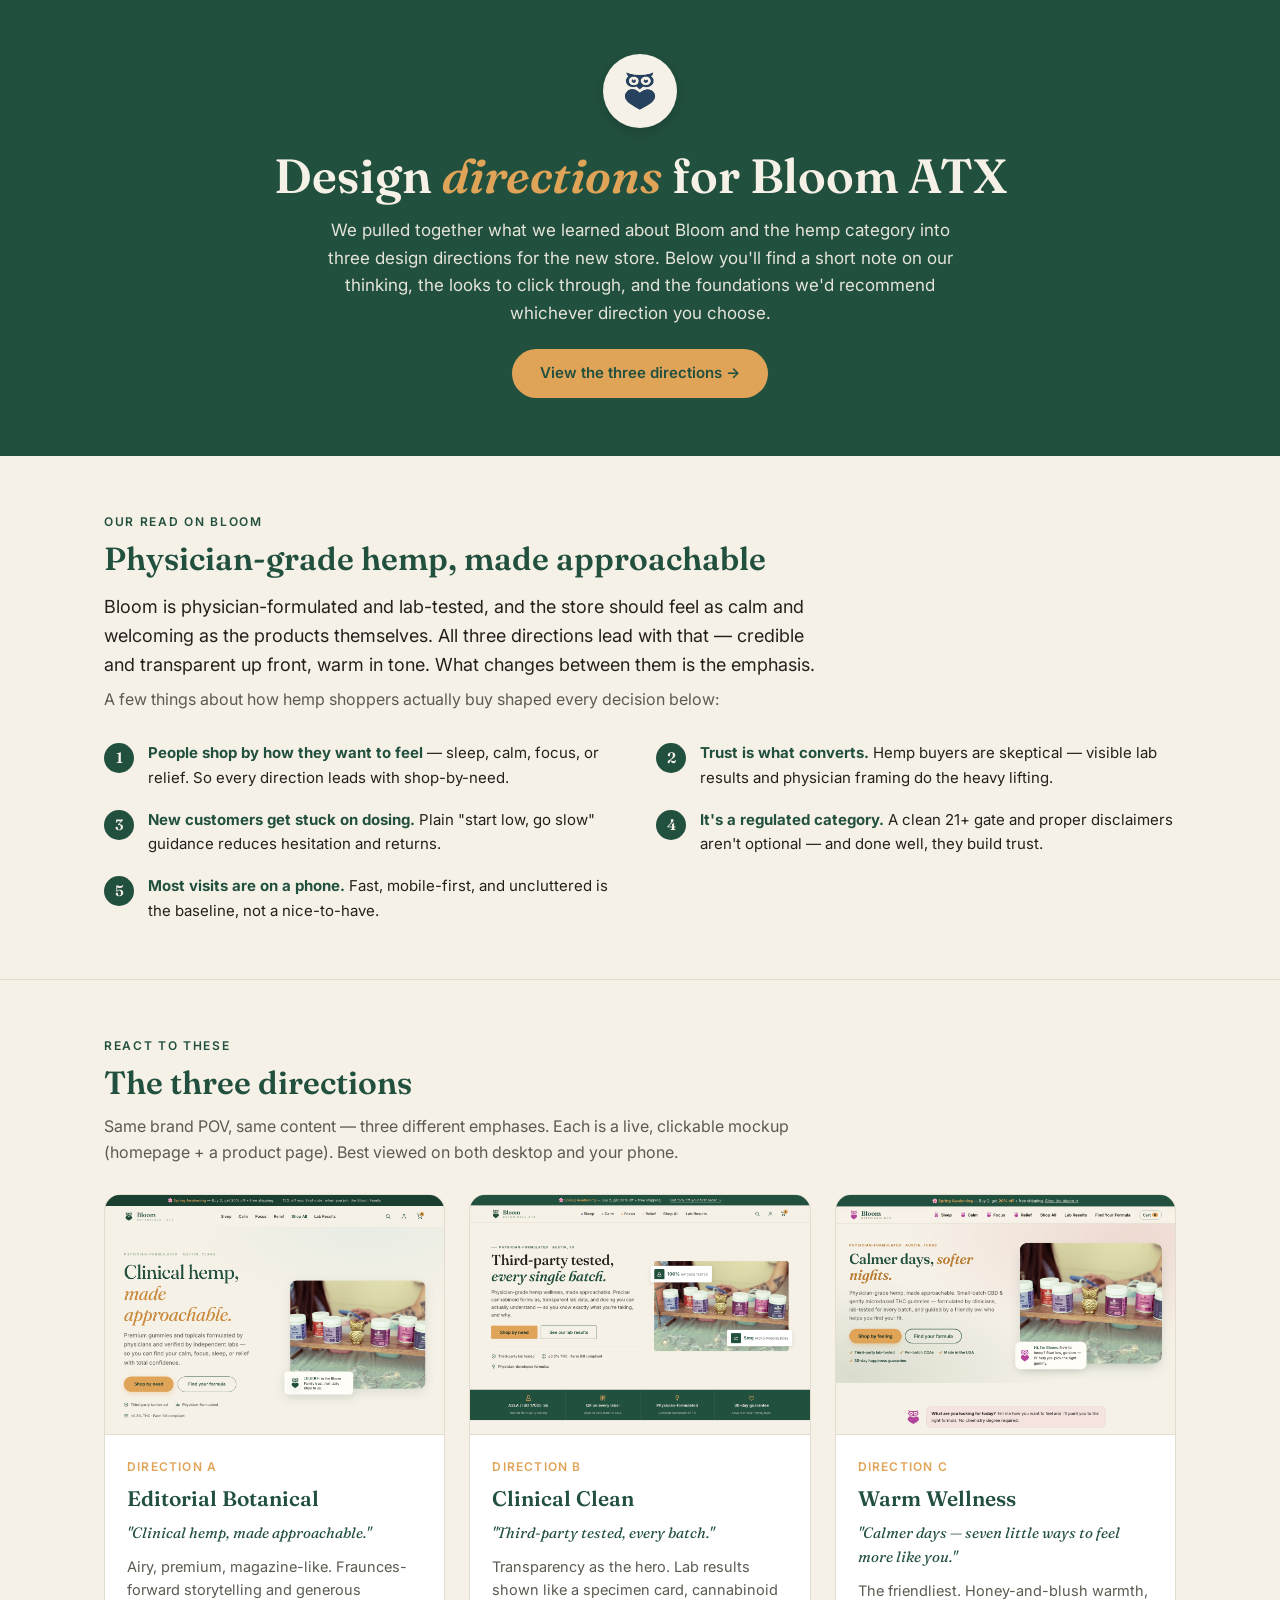
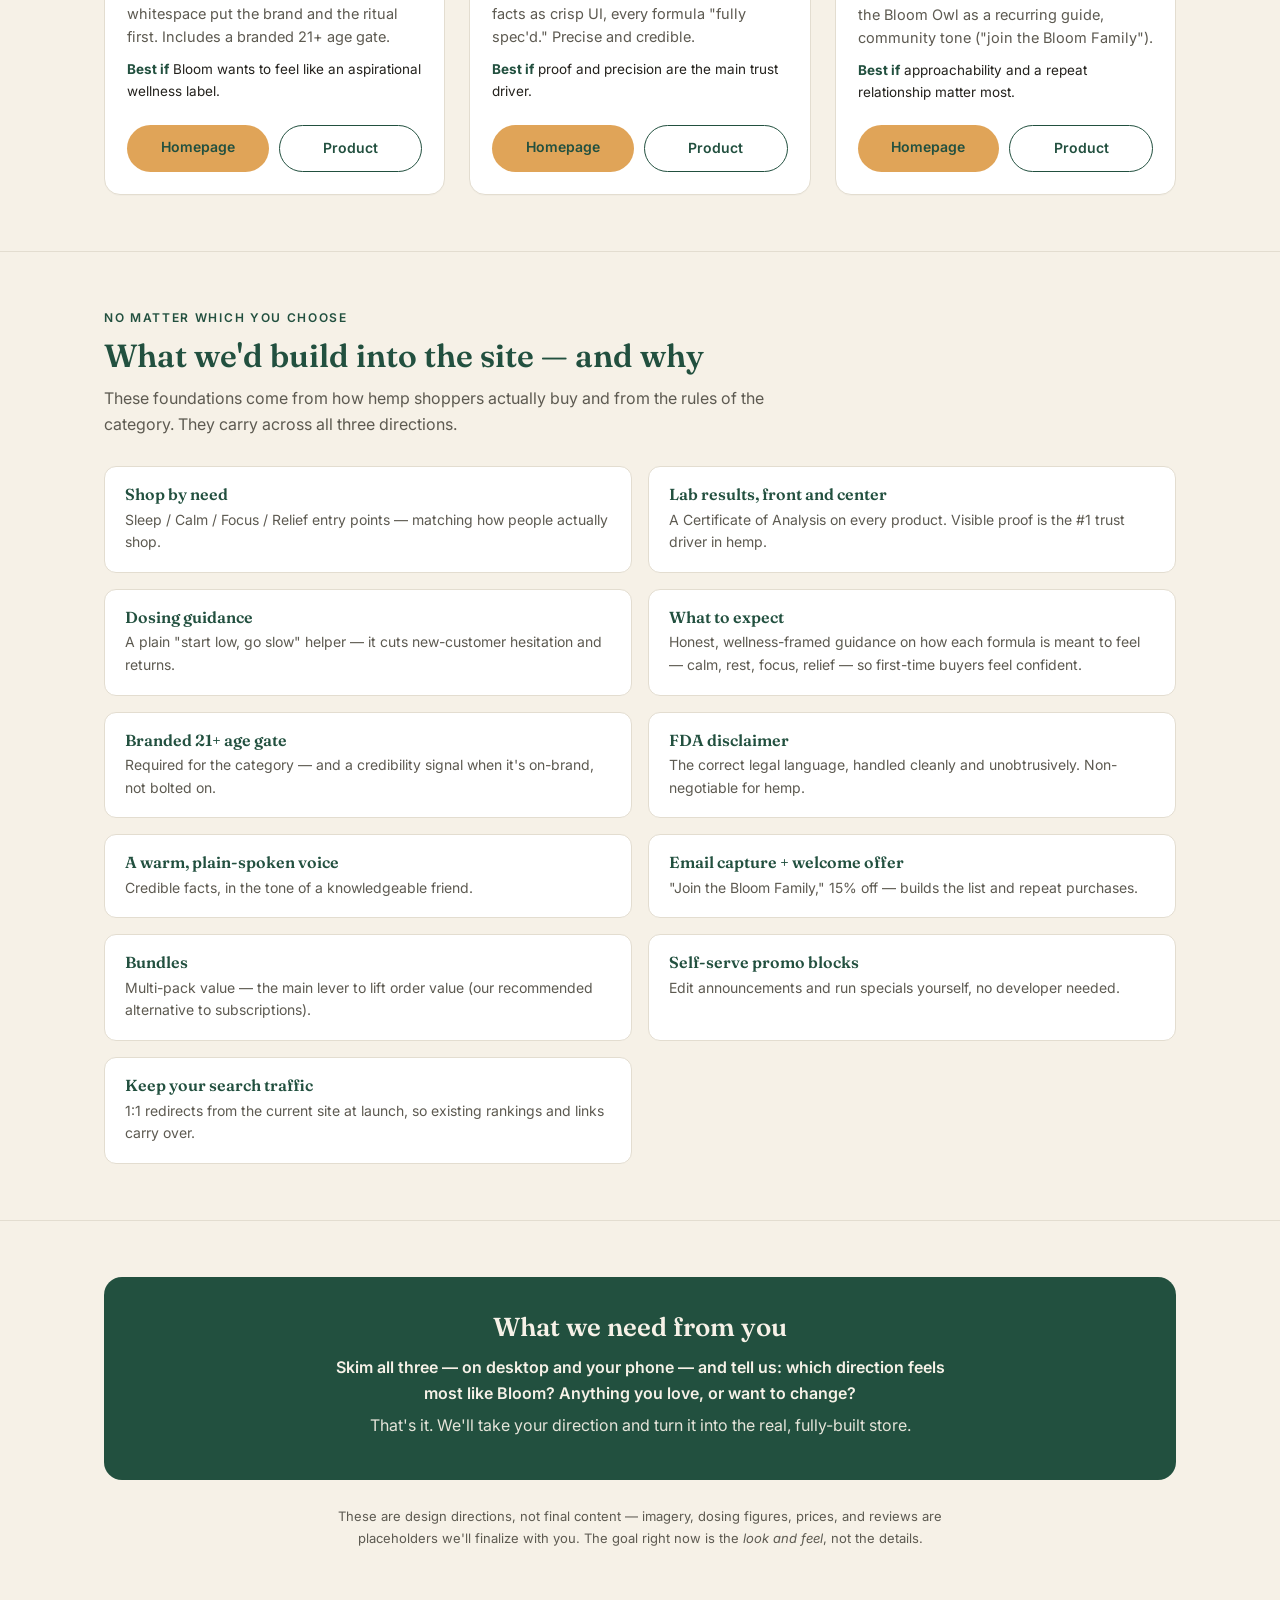
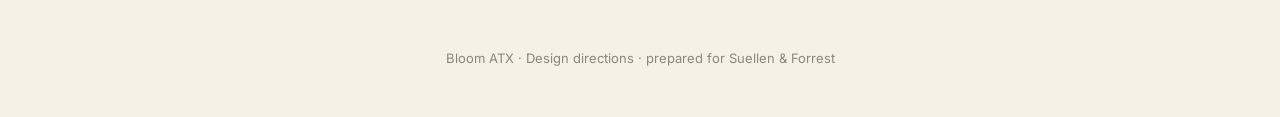
<file: index.html>
<!doctype html>
<html lang="en">
<head>
<meta charset="utf-8">
<meta name="viewport" content="width=device-width, initial-scale=1">
<title>Bloom ATX — Design Directions & Approach</title>
<meta name="description" content="Three design directions for Bloom ATX, one brand POV — plus the foundations we'd build into the store no matter which you choose.">
<meta name="robots" content="noindex, nofollow">
<meta property="og:title" content="Bloom ATX — Design Directions & Approach">
<meta property="og:description" content="Three design directions for the new Bloom ATX store, plus the foundations we'd recommend whichever you choose.">
<meta property="og:image" content="assets/og-image.jpg">
<meta property="og:type" content="website">
<link rel="icon" href="assets/bloom-owl-logo.png">
<link rel="preconnect" href="https://fonts.googleapis.com">
<link rel="preconnect" href="https://fonts.gstatic.com" crossorigin>
<link href="https://fonts.googleapis.com/css2?family=Fraunces:ital,opsz,wght@0,9..144,400;0,9..144,600;1,9..144,500&family=Inter:wght@400;500;600&display=swap" rel="stylesheet">
<style>
  :root{ --botanical:#22503F; --sage:#8FA98E; --honey:#E0A458; --blush:#E9C9C2; --cream:#F6F1E7; --ink:#23211C; --line:#e3ddd0; --muted:#5d5a51; }
  *{box-sizing:border-box}
  html{scroll-behavior:smooth}
  body{margin:0;background:var(--cream);color:var(--ink);font-family:Inter,system-ui,sans-serif;line-height:1.62;-webkit-font-smoothing:antialiased}
  .wrap{max-width:1120px;margin:0 auto;padding:0 24px}
  .eyebrow{font-size:12px;letter-spacing:.14em;text-transform:uppercase;color:var(--botanical);font-weight:600;margin:0 0 10px}
  h1,h2,h3{font-family:Fraunces,Georgia,serif;font-weight:600;color:var(--botanical);line-height:1.15}

  /* Header */
  header{background:var(--botanical);color:var(--cream);padding:54px 24px 58px;text-align:center}
  .brandmark{width:74px;height:74px;margin:0 auto 20px;border-radius:50%;background:var(--cream);display:grid;place-items:center;box-shadow:0 4px 16px rgba(0,0,0,.18)}
  .brandmark img{width:46px;height:46px;display:block}
  header h1{color:var(--cream);font-size:clamp(30px,4.4vw,48px);margin:0 0 14px}
  header h1 em{font-style:italic;color:var(--honey)}
  header p{max-width:640px;margin:0 auto;opacity:.92;font-size:17px}
  header .cta{display:inline-block;margin-top:22px;background:var(--honey);color:var(--botanical);text-decoration:none;font-weight:600;padding:12px 28px;border-radius:999px;font-size:15px;transition:transform .15s ease,box-shadow .15s ease}
  header .cta:hover{transform:translateY(-2px);box-shadow:0 8px 24px rgba(0,0,0,.22)}

  section{padding:56px 0}
  section + section{border-top:1px solid var(--line)}
  .lead{font-size:18px;color:var(--ink);max-width:720px;margin:0 0 8px}
  .sub{color:var(--muted);max-width:720px;margin:0 0 28px}

  /* Insights */
  .insights{display:grid;grid-template-columns:repeat(2,1fr);gap:18px 32px;margin-top:24px}
  @media(max-width:760px){.insights{grid-template-columns:1fr}}
  .insight{display:flex;gap:14px;align-items:flex-start}
  .insight .n{flex:none;width:30px;height:30px;border-radius:999px;background:var(--botanical);color:var(--cream);font-family:Fraunces,serif;font-weight:600;display:grid;place-items:center;font-size:15px;margin-top:2px}
  .insight p{margin:0;font-size:15px}
  .insight strong{color:var(--botanical)}

  /* Directions */
  .grid{display:grid;grid-template-columns:repeat(3,1fr);gap:24px}
  @media(max-width:880px){.grid{grid-template-columns:1fr}}
  .card{background:#fff;border:1px solid var(--line);border-radius:16px;overflow:hidden;display:flex;flex-direction:column;box-shadow:0 1px 0 rgba(0,0,0,.02)}
  .thumb{height:240px;overflow:hidden;background:var(--sage);border-bottom:1px solid var(--line)}
  .thumb img{width:100%;height:100%;object-fit:cover;object-position:top;display:block}
  .card-body{padding:22px;display:flex;flex-direction:column;gap:10px;flex:1}
  .card .tag{font-size:12px;letter-spacing:.1em;text-transform:uppercase;color:var(--honey);font-weight:600;margin:0}
  .card h3{font-size:21px;margin:0}
  .card .hook{font-style:italic;color:var(--botanical);font-family:Fraunces,serif;margin:0;font-size:15px}
  .card p{margin:0;font-size:14.5px;color:var(--muted)}
  .card .best{font-size:13.5px;color:var(--ink);margin:0}
  .card .best b{color:var(--botanical)}
  .links{margin-top:auto;display:flex;gap:10px;padding-top:12px}
  .btn{flex:1;text-align:center;text-decoration:none;font-weight:600;font-size:14px;padding:11px 12px;border-radius:999px;transition:transform .15s ease}
  .btn:hover{transform:translateY(-1px)}
  .btn-home{background:var(--honey);color:var(--botanical)}
  .btn-pdp{background:transparent;color:var(--botanical);border:1.5px solid var(--botanical)}

  /* Recommendations */
  .recs{display:grid;grid-template-columns:repeat(2,1fr);gap:16px;margin-top:24px}
  @media(max-width:760px){.recs{grid-template-columns:1fr}}
  .rec{background:#fff;border:1px solid var(--line);border-radius:12px;padding:18px 20px}
  .rec h3{font-size:16px;margin:0 0 5px}
  .rec p{margin:0;font-size:14px;color:var(--muted)}

  /* Feedback */
  .feedback{background:var(--botanical);color:var(--cream);border-radius:18px;padding:36px 32px;text-align:center}
  .feedback h2{color:var(--cream);margin:0 0 12px;font-size:26px}
  .feedback p{max-width:620px;margin:0 auto 6px;opacity:.92}
  .feedback .ask{font-weight:600;opacity:1}

  .disclaimer{margin-top:26px;font-size:13px;color:var(--muted);text-align:center;max-width:680px;margin-left:auto;margin-right:auto}
  footer{text-align:center;padding:30px 24px 48px;color:#8b877c;font-size:13px}
</style>
</head>
<body>

<header>
  <span class="brandmark"><img src="assets/bloom-owl-logo.png" alt="Bloom ATX"></span>
  <h1>Design <em>directions</em> for Bloom ATX</h1>
  <p>We pulled together what we learned about Bloom and the hemp category into three design directions for the new store. Below you'll find a short note on our thinking, the looks to click through, and the foundations we'd recommend whichever direction you choose.</p>
  <a class="cta" href="#directions">View the three directions &rarr;</a>
</header>

<section>
  <div class="wrap">
    <p class="eyebrow">Our read on Bloom</p>
    <h2 style="font-size:clamp(24px,3vw,32px);margin:0 0 14px">Physician-grade hemp, made approachable</h2>
    <p class="lead">Bloom is physician-formulated and lab-tested, and the store should feel as calm and welcoming as the products themselves. All three directions lead with that — credible and transparent up front, warm in tone. What changes between them is the emphasis.</p>
    <p class="sub">A few things about how hemp shoppers actually buy shaped every decision below:</p>
    <div class="insights">
      <div class="insight"><span class="n">1</span><p><strong>People shop by how they want to feel</strong> — sleep, calm, focus, or relief. So every direction leads with shop-by-need.</p></div>
      <div class="insight"><span class="n">2</span><p><strong>Trust is what converts.</strong> Hemp buyers are skeptical — visible lab results and physician framing do the heavy lifting.</p></div>
      <div class="insight"><span class="n">3</span><p><strong>New customers get stuck on dosing.</strong> Plain "start low, go slow" guidance reduces hesitation and returns.</p></div>
      <div class="insight"><span class="n">4</span><p><strong>It's a regulated category.</strong> A clean 21+ gate and proper disclaimers aren't optional — and done well, they build trust.</p></div>
      <div class="insight"><span class="n">5</span><p><strong>Most visits are on a phone.</strong> Fast, mobile-first, and uncluttered is the baseline, not a nice-to-have.</p></div>
    </div>
  </div>
</section>

<section id="directions">
  <div class="wrap">
    <p class="eyebrow">React to these</p>
    <h2 style="font-size:clamp(24px,3vw,32px);margin:0 0 12px">The three directions</h2>
    <p class="sub">Same brand POV, same content — three different emphases. Each is a live, clickable mockup (homepage + a product page). Best viewed on both desktop and your phone.</p>
    <div class="grid">

      <div class="card">
        <div class="thumb"><img src="previews/dir-a-home.png" alt="Direction A — Editorial Botanical homepage"></div>
        <div class="card-body">
          <p class="tag">Direction A</p>
          <h3>Editorial Botanical</h3>
          <p class="hook">"Clinical hemp, made approachable."</p>
          <p>Airy, premium, magazine-like. Fraunces-forward storytelling and generous whitespace put the brand and the ritual first. Includes a branded 21+ age gate.</p>
          <p class="best"><b>Best if</b> Bloom wants to feel like an aspirational wellness label.</p>
          <div class="links">
            <a class="btn btn-home" href="direction-a/index.html">Homepage</a>
            <a class="btn btn-pdp" href="direction-a/product.html">Product</a>
          </div>
        </div>
      </div>

      <div class="card">
        <div class="thumb"><img src="previews/dir-b-home.png" alt="Direction B — Clinical Clean homepage"></div>
        <div class="card-body">
          <p class="tag">Direction B</p>
          <h3>Clinical Clean</h3>
          <p class="hook">"Third-party tested, every batch."</p>
          <p>Transparency as the hero. Lab results shown like a specimen card, cannabinoid facts as crisp UI, every formula "fully spec'd." Precise and credible.</p>
          <p class="best"><b>Best if</b> proof and precision are the main trust driver.</p>
          <div class="links">
            <a class="btn btn-home" href="direction-b/index.html">Homepage</a>
            <a class="btn btn-pdp" href="direction-b/product.html">Product</a>
          </div>
        </div>
      </div>

      <div class="card">
        <div class="thumb"><img src="previews/dir-c-home.png" alt="Direction C — Warm Wellness homepage"></div>
        <div class="card-body">
          <p class="tag">Direction C</p>
          <h3>Warm Wellness</h3>
          <p class="hook">"Calmer days — seven little ways to feel more like you."</p>
          <p>The friendliest. Honey-and-blush warmth, the Bloom Owl as a recurring guide, community tone ("join the Bloom Family").</p>
          <p class="best"><b>Best if</b> approachability and a repeat relationship matter most.</p>
          <div class="links">
            <a class="btn btn-home" href="direction-c/index.html">Homepage</a>
            <a class="btn btn-pdp" href="direction-c/product.html">Product</a>
          </div>
        </div>
      </div>

    </div>
  </div>
</section>

<section>
  <div class="wrap">
    <p class="eyebrow">No matter which you choose</p>
    <h2 style="font-size:clamp(24px,3vw,32px);margin:0 0 12px">What we'd build into the site — and why</h2>
    <p class="sub">These foundations come from how hemp shoppers actually buy and from the rules of the category. They carry across all three directions.</p>
    <div class="recs">
      <div class="rec"><h3>Shop by need</h3><p>Sleep / Calm / Focus / Relief entry points — matching how people actually shop.</p></div>
      <div class="rec"><h3>Lab results, front and center</h3><p>A Certificate of Analysis on every product. Visible proof is the #1 trust driver in hemp.</p></div>
      <div class="rec"><h3>Dosing guidance</h3><p>A plain "start low, go slow" helper — it cuts new-customer hesitation and returns.</p></div>
      <div class="rec"><h3>What to expect</h3><p>Honest, wellness-framed guidance on how each formula is meant to feel — calm, rest, focus, relief — so first-time buyers feel confident.</p></div>
      <div class="rec"><h3>Branded 21+ age gate</h3><p>Required for the category — and a credibility signal when it's on-brand, not bolted on.</p></div>
      <div class="rec"><h3>FDA disclaimer</h3><p>The correct legal language, handled cleanly and unobtrusively. Non-negotiable for hemp.</p></div>
      <div class="rec"><h3>A warm, plain-spoken voice</h3><p>Credible facts, in the tone of a knowledgeable friend.</p></div>
      <div class="rec"><h3>Email capture + welcome offer</h3><p>"Join the Bloom Family," 15% off — builds the list and repeat purchases.</p></div>
      <div class="rec"><h3>Bundles</h3><p>Multi-pack value — the main lever to lift order value (our recommended alternative to subscriptions).</p></div>
      <div class="rec"><h3>Self-serve promo blocks</h3><p>Edit announcements and run specials yourself, no developer needed.</p></div>
      <div class="rec"><h3>Keep your search traffic</h3><p>1:1 redirects from the current site at launch, so existing rankings and links carry over.</p></div>
    </div>
  </div>
</section>

<section>
  <div class="wrap">
    <div class="feedback">
      <h2>What we need from you</h2>
      <p class="ask">Skim all three — on desktop and your phone — and tell us: which direction feels most like Bloom? Anything you love, or want to change?</p>
      <p>That's it. We'll take your direction and turn it into the real, fully-built store.</p>
    </div>
    <p class="disclaimer">These are design directions, not final content — imagery, dosing figures, prices, and reviews are placeholders we'll finalize with you. The goal right now is the <em>look and feel</em>, not the details.</p>
  </div>
</section>

<footer>Bloom ATX · Design directions · prepared for Suellen &amp; Forrest</footer>
</body>
</html>
</file>
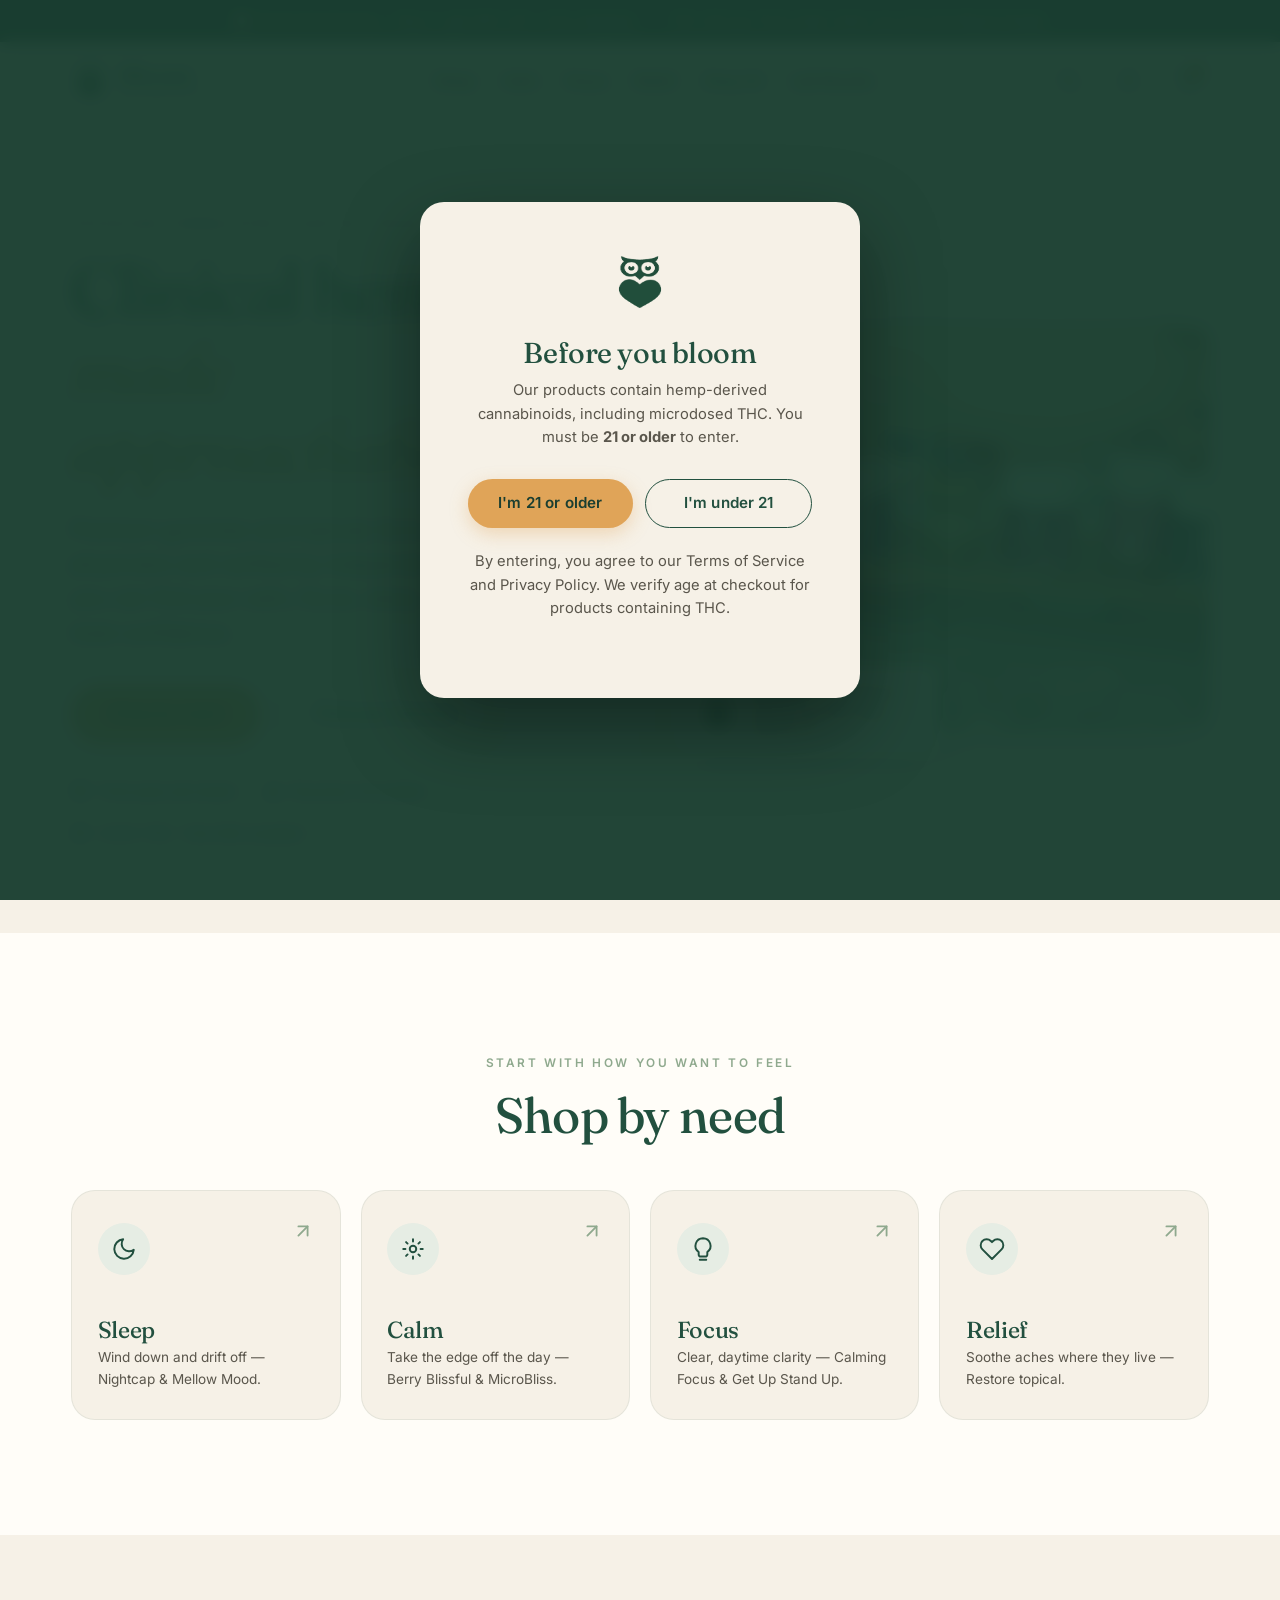
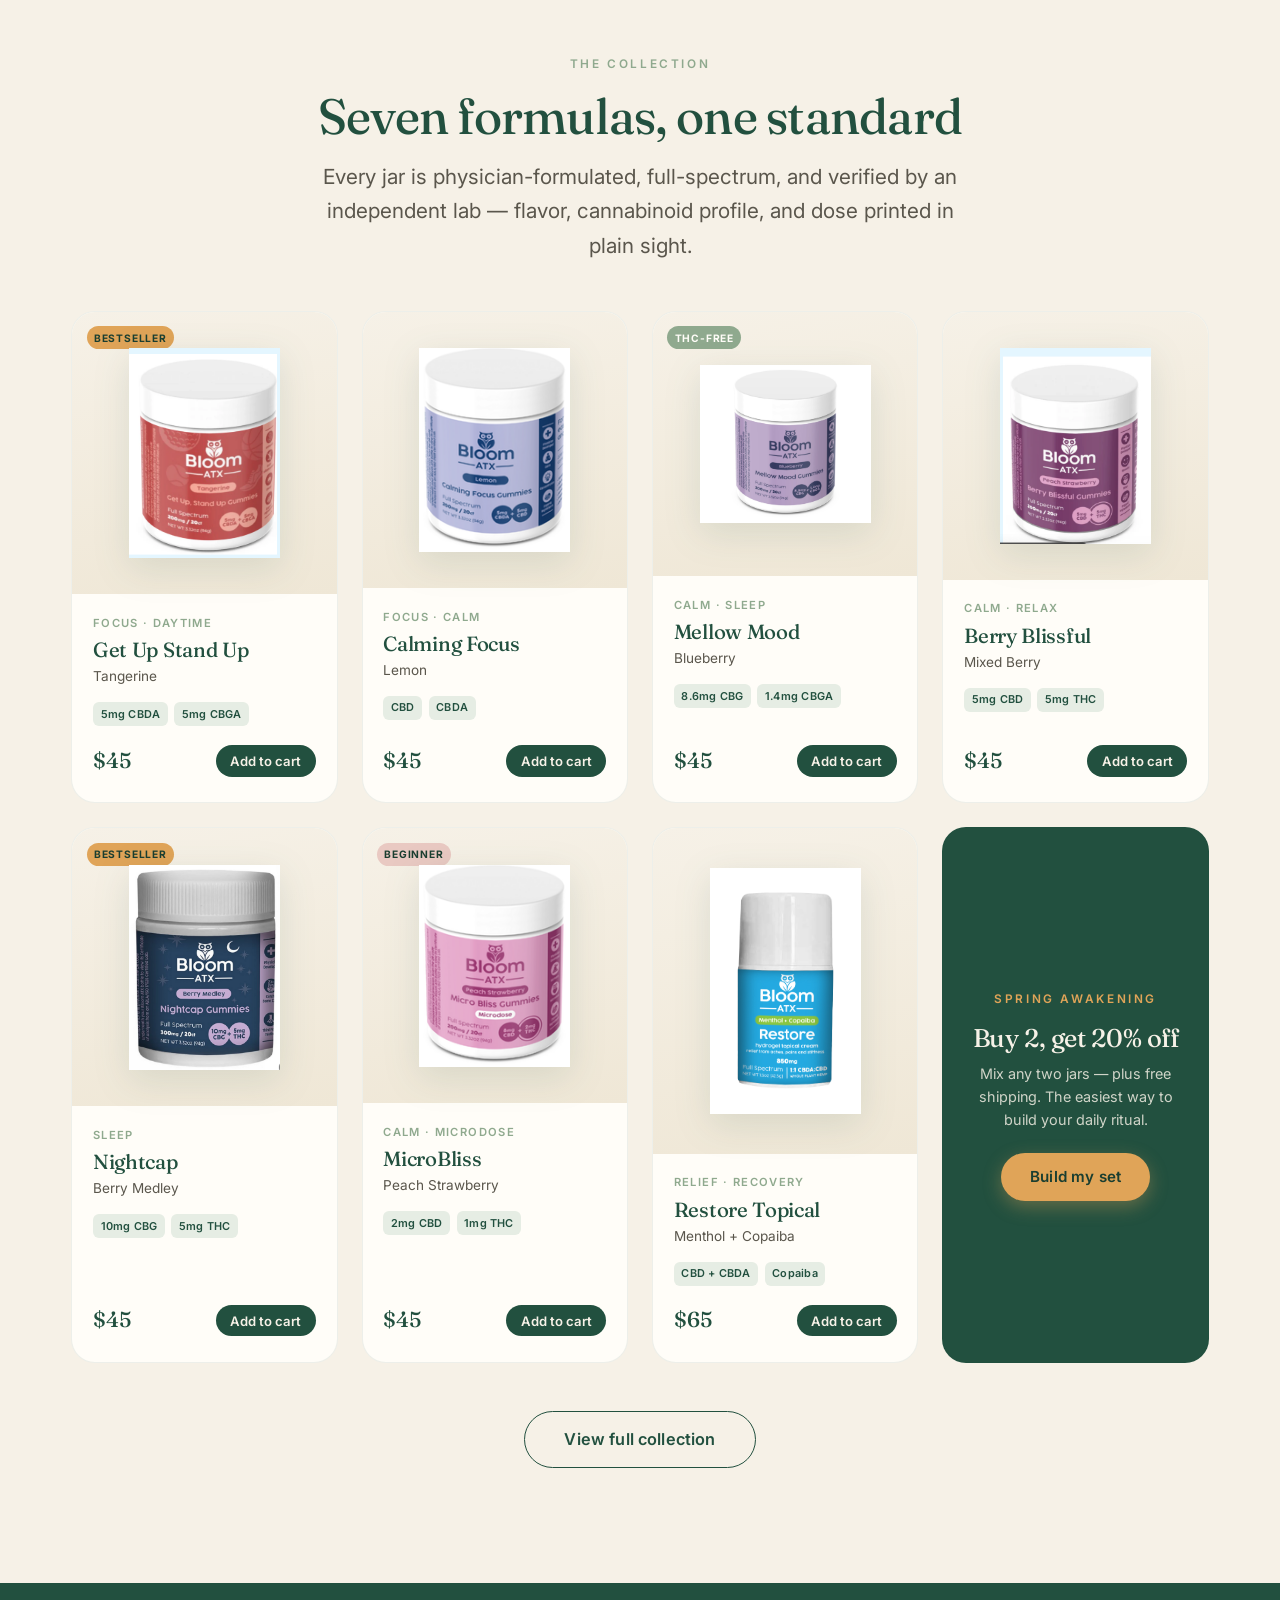
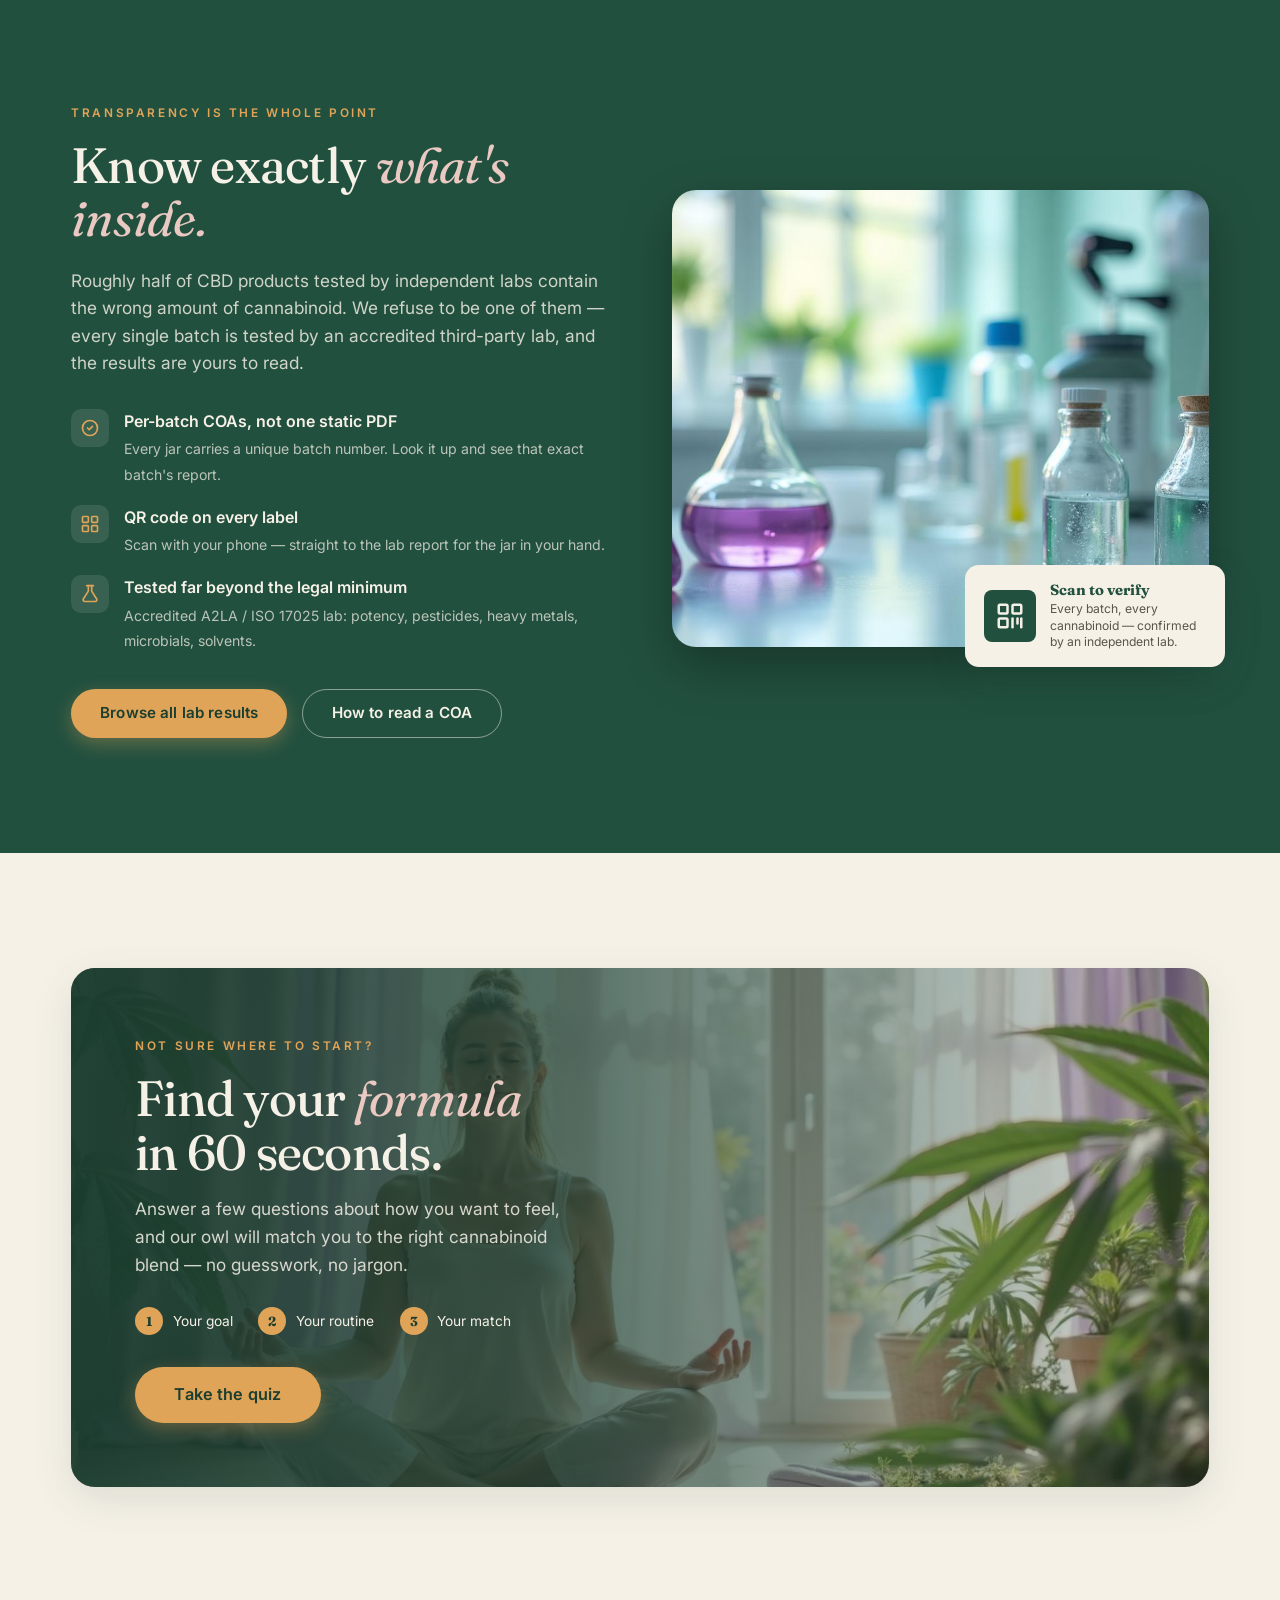
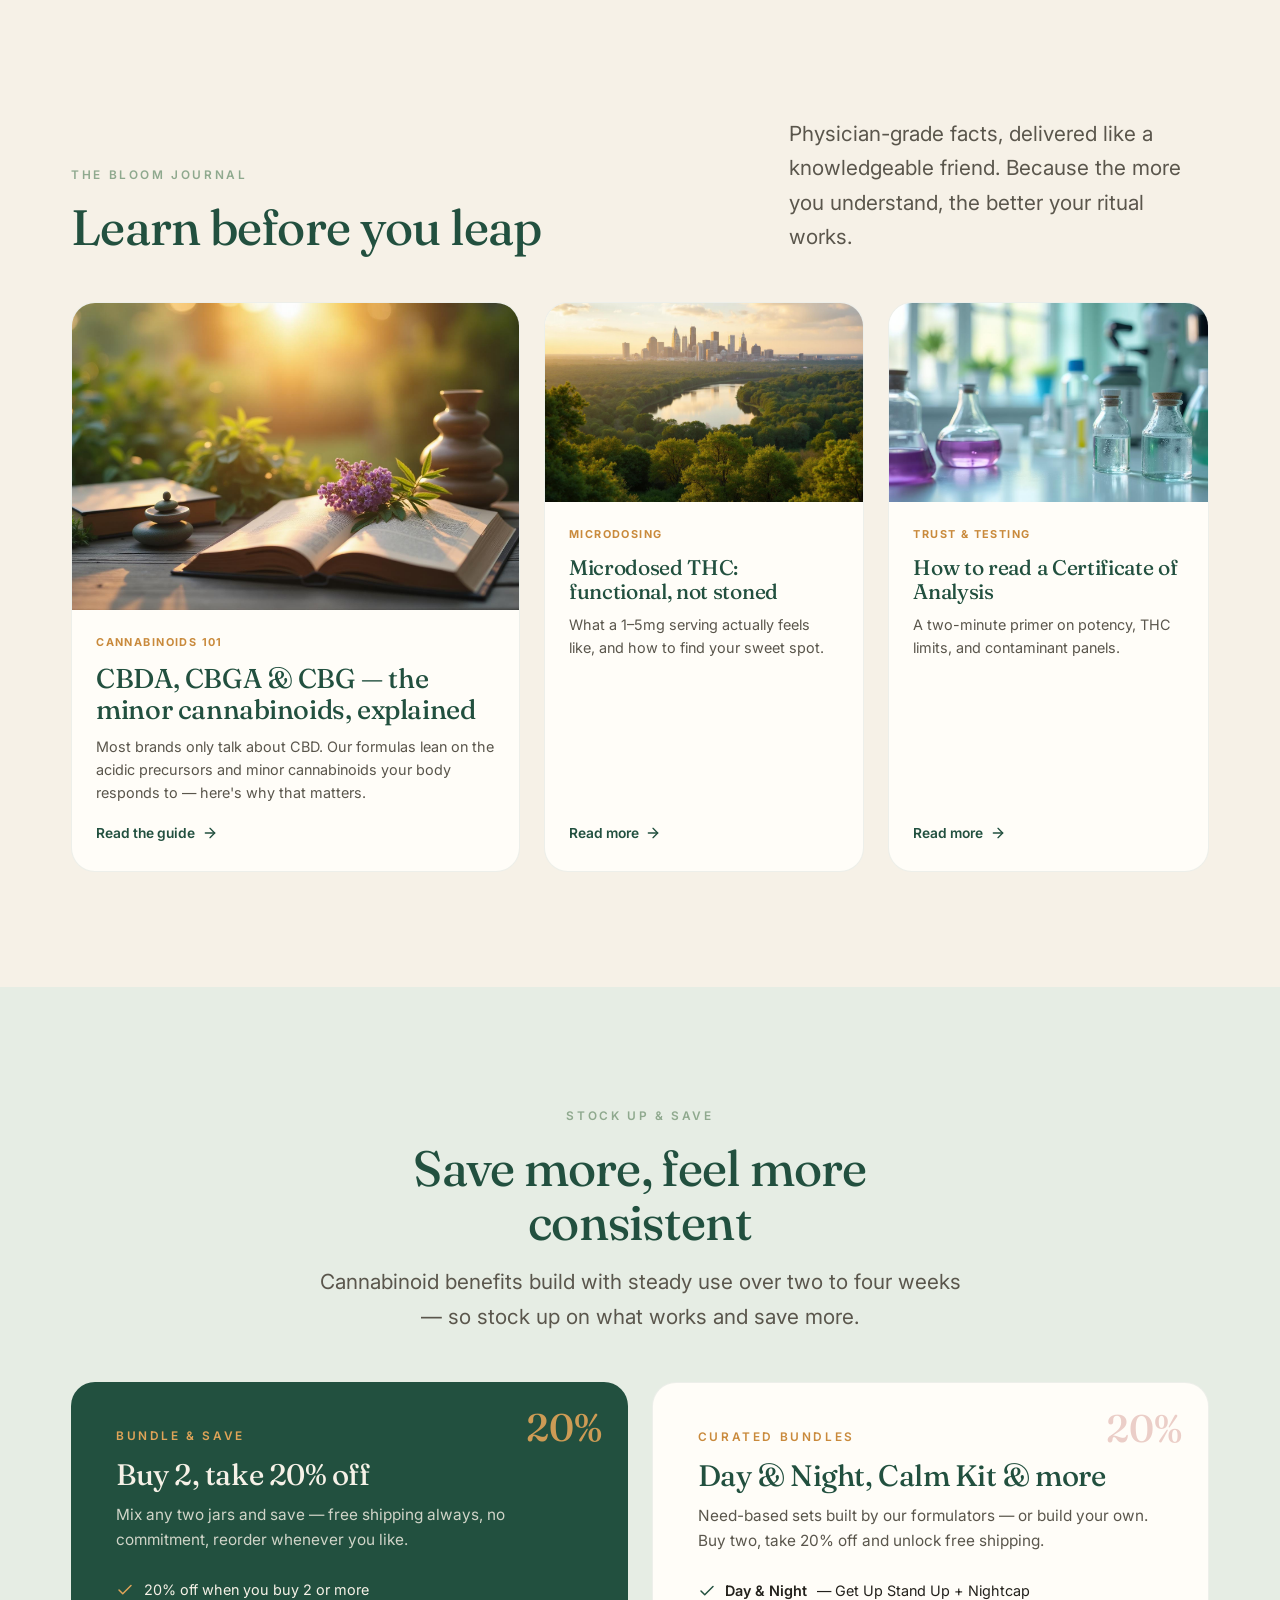
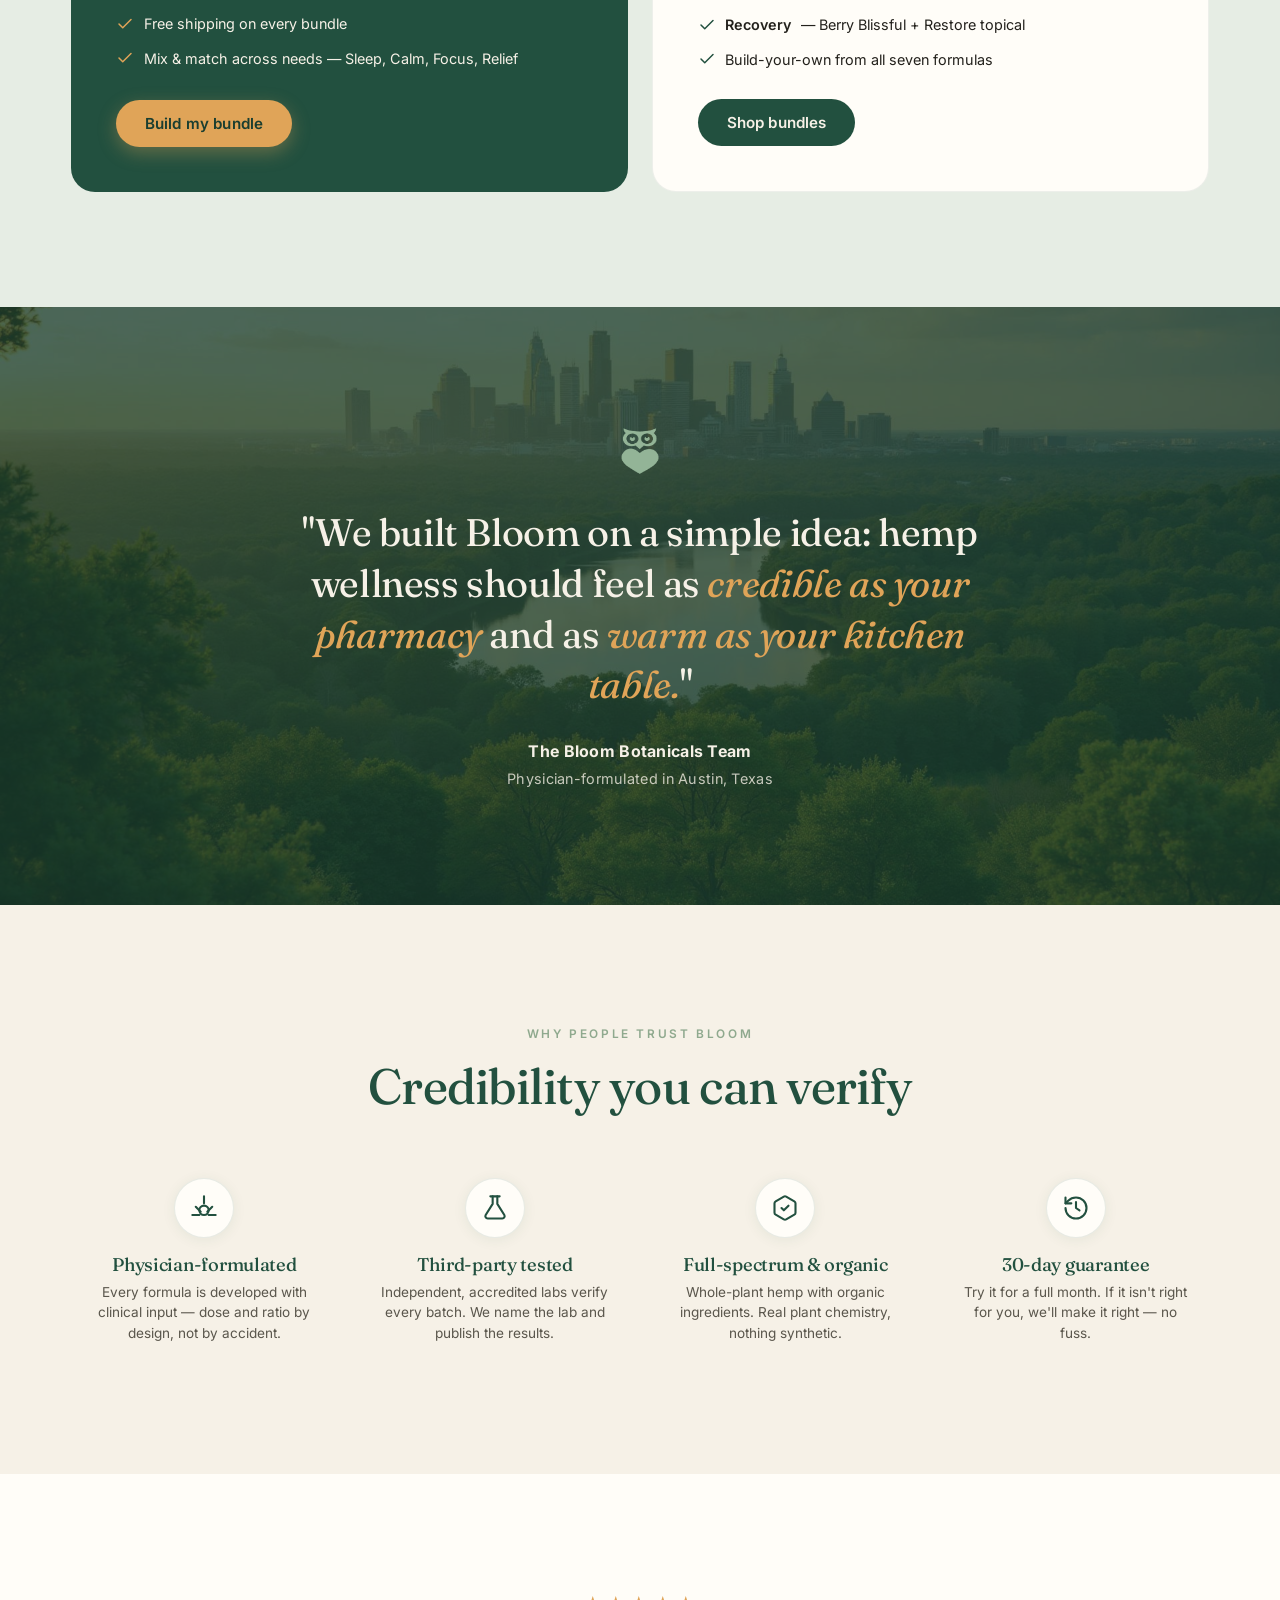
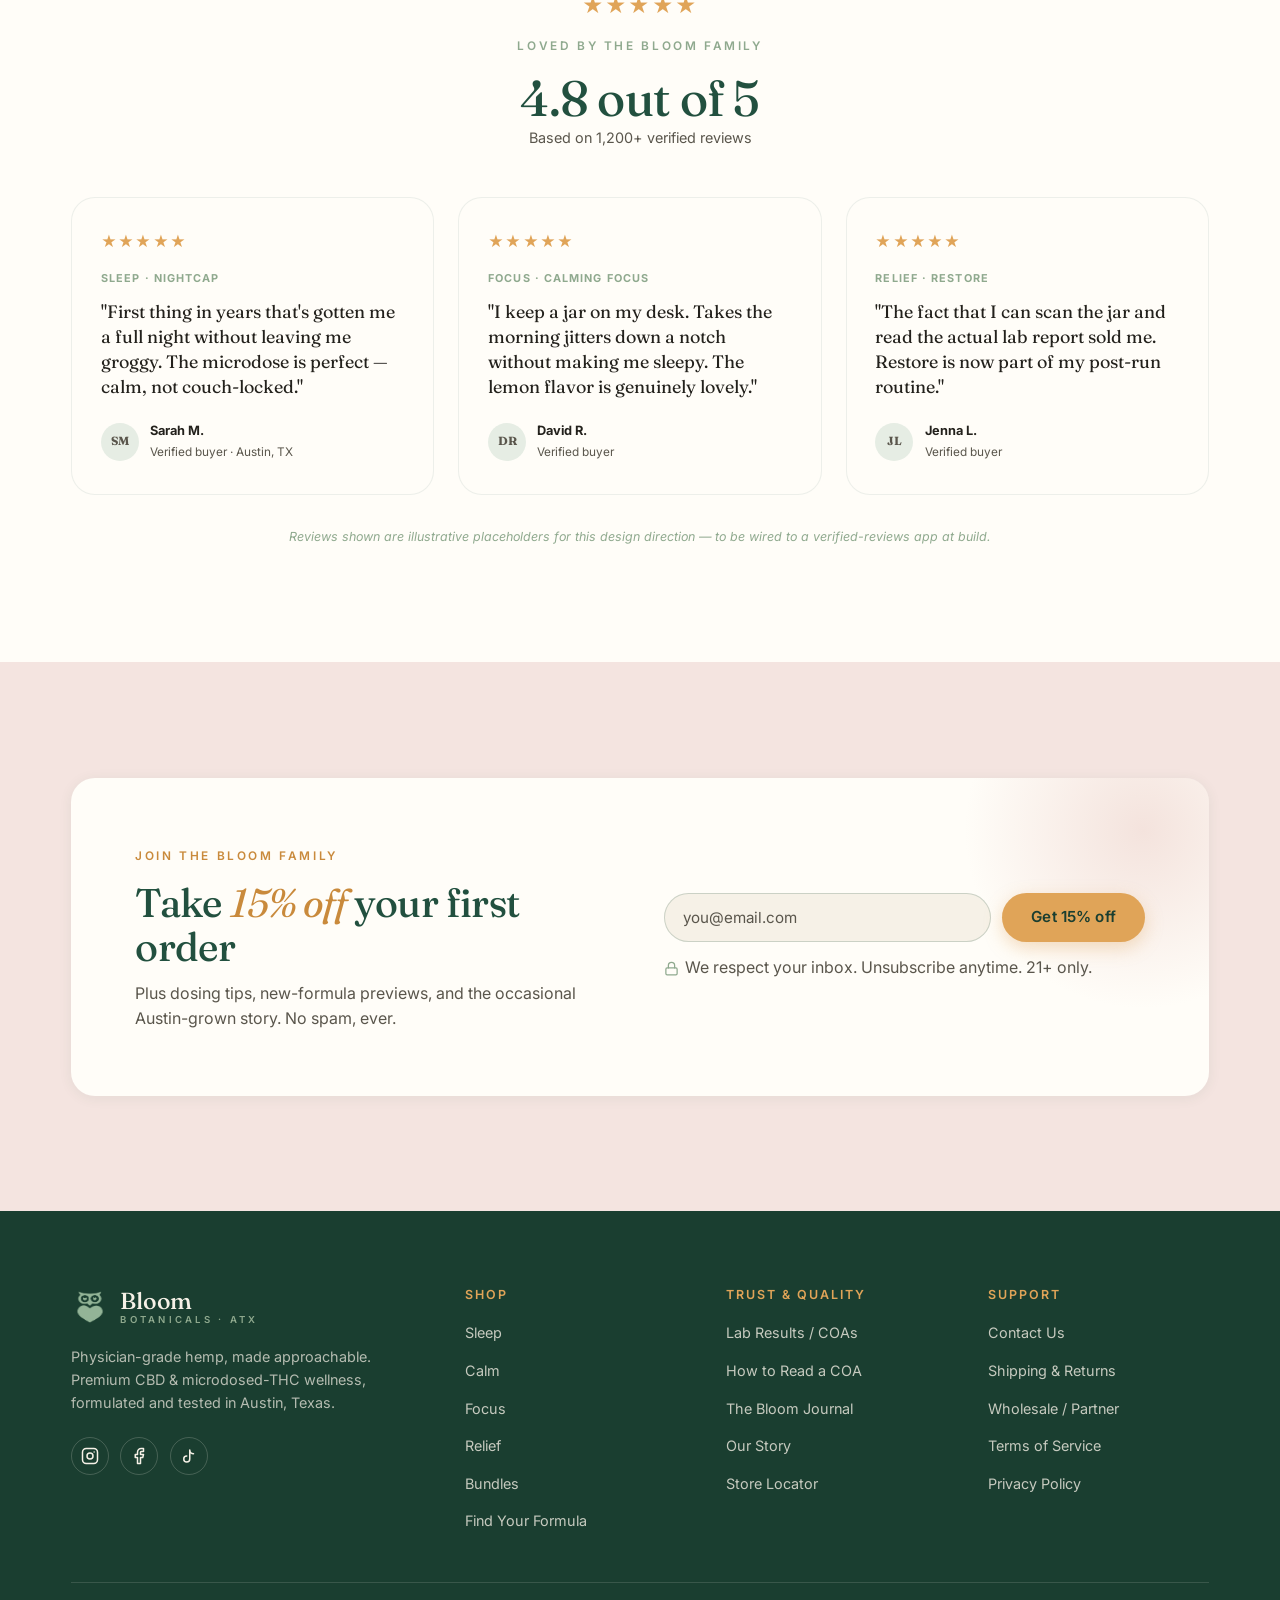
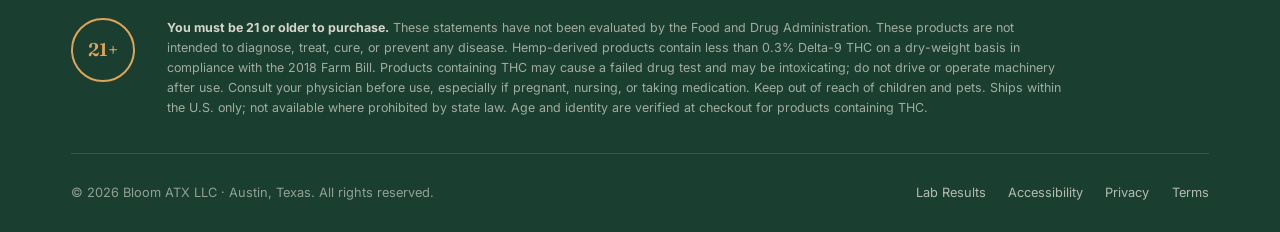
<file: direction-a/index.html>
<!DOCTYPE html>
<html lang="en">
<head>
  <meta charset="UTF-8" />
  <meta name="viewport" content="width=device-width, initial-scale=1.0" />
  <title>Bloom Botanicals ATX — Physician-Grade Hemp, Made Approachable</title>
  <meta name="description" content="Premium, physician-formulated hemp wellness from Austin, TX. CBD + microdosed THC gummies, third-party lab-tested with per-batch COAs. Calm, focus, sleep & relief." />
  <link rel="preconnect" href="https://fonts.googleapis.com" />
  <link rel="preconnect" href="https://fonts.gstatic.com" crossorigin />
  <link href="https://fonts.googleapis.com/css2?family=Fraunces:ital,opsz,wght@0,9..144,400..600;1,9..144,400..500&family=Inter:wght@400;500;600;700&display=swap" rel="stylesheet" />
  <link rel="stylesheet" href="styles.css" />
</head>
<body>

  <!-- ============================ AGE GATE ============================ -->
  <div class="age-gate" id="ageGate" hidden>
    <div class="age-gate__card" role="dialog" aria-modal="true" aria-labelledby="ageGateTitle">
      <img class="age-gate__owl" src="../assets/bloom-owl-logo.png" alt="Bloom Botanicals ATX owl" />
      <h2 id="ageGateTitle">Before you bloom</h2>
      <p>Our products contain hemp-derived cannabinoids, including microdosed THC. You must be <strong>21 or older</strong> to enter.</p>
      <div class="age-gate__btns">
        <button class="btn btn--primary" id="ageYes">I'm 21 or older</button>
        <button class="btn btn--outline" id="ageNo">I'm under 21</button>
      </div>
      <p class="age-gate__legal">By entering, you agree to our Terms of Service and Privacy Policy. We verify age at checkout for products containing THC.</p>
    </div>
  </div>

  <!-- ============================ PROMO BAR ============================ -->
  <div class="promo-bar" role="region" aria-label="Promotions">
    <span>🌸 <strong>Spring Awakening</strong> — Buy 2, get 20% off + free shipping</span>
    <span class="sep" aria-hidden="true">·</span>
    <span class="promo-2">15% off your first order when you join the Bloom Family</span>
  </div>

  <!-- ============================ HEADER ============================ -->
  <header class="site-header">
    <div class="wrap header-inner">
      <a href="index.html" class="brand" aria-label="Bloom Botanicals ATX home">
        <img class="brand__owl" src="../assets/bloom-owl-logo.png" alt="" aria-hidden="true" />
        <span class="brand__name">Bloom<span>BOTANICALS · ATX</span></span>
      </a>

      <nav class="nav" aria-label="Primary">
        <ul class="nav__links">
          <li><a href="#products">Sleep</a></li>
          <li><a href="#products">Calm</a></li>
          <li><a href="#products">Focus</a></li>
          <li><a href="#products">Relief</a></li>
          <li><a href="#products" class="nav__shop">Shop All</a></li>
          <li><a href="#coa">Lab Results</a></li>
        </ul>
      </nav>

      <div class="header-actions">
        <button class="icon-btn" aria-label="Search">
          <svg viewBox="0 0 24 24" fill="none" stroke="currentColor" stroke-width="2" stroke-linecap="round" stroke-linejoin="round"><circle cx="11" cy="11" r="7"/><line x1="21" y1="21" x2="16.65" y2="16.65"/></svg>
        </button>
        <a href="product.html" class="icon-btn" aria-label="Account">
          <svg viewBox="0 0 24 24" fill="none" stroke="currentColor" stroke-width="2" stroke-linecap="round" stroke-linejoin="round"><path d="M20 21v-2a4 4 0 0 0-4-4H8a4 4 0 0 0-4 4v2"/><circle cx="12" cy="7" r="4"/></svg>
        </a>
        <button class="icon-btn" aria-label="Cart, 0 items">
          <svg viewBox="0 0 24 24" fill="none" stroke="currentColor" stroke-width="2" stroke-linecap="round" stroke-linejoin="round"><circle cx="9" cy="21" r="1"/><circle cx="20" cy="21" r="1"/><path d="M1 1h4l2.68 13.39a2 2 0 0 0 2 1.61h9.72a2 2 0 0 0 2-1.61L23 6H6"/></svg>
          <span class="cart-count">0</span>
        </button>
        <button class="icon-btn nav-toggle" aria-label="Menu" id="navToggle">
          <svg viewBox="0 0 24 24" fill="none" stroke="currentColor" stroke-width="2" stroke-linecap="round"><line x1="4" y1="7" x2="20" y2="7"/><line x1="4" y1="12" x2="20" y2="12"/><line x1="4" y1="17" x2="20" y2="17"/></svg>
        </button>
      </div>
    </div>
  </header>

  <main>
    <!-- ============================ HERO ============================ -->
    <section class="hero">
      <div class="wrap hero__grid">
        <div class="hero__copy">
          <span class="eyebrow">Physician-formulated · Austin, Texas</span>
          <h1>Clinical hemp,<br /><em>made approachable.</em></h1>
          <p class="lede hero__lede">Premium gummies and topicals formulated by physicians and verified by independent labs — so you can find your calm, focus, sleep, or relief with total confidence.</p>
          <div class="hero__cta">
            <a href="#needs" class="btn btn--primary btn--lg">Shop by need</a>
            <a href="#quiz" class="btn btn--outline btn--lg">Find your formula</a>
          </div>
          <div class="hero__trust">
            <span>
              <svg viewBox="0 0 24 24" fill="none" stroke="currentColor" stroke-width="2" stroke-linecap="round" stroke-linejoin="round"><path d="M9 12l2 2 4-4"/><path d="M12 3l8 3v6c0 5-3.5 8-8 9-4.5-1-8-4-8-9V6l8-3z"/></svg>
              Third-party lab-tested
            </span>
            <span>
              <svg viewBox="0 0 24 24" fill="none" stroke="currentColor" stroke-width="2" stroke-linecap="round" stroke-linejoin="round"><path d="M12 2v6M4.93 10.93l4.24 4.24M2 18h6M22 18h-6M19.07 10.93l-4.24 4.24"/><circle cx="12" cy="14" r="4"/></svg>
              Physician-formulated
            </span>
            <span>
              <svg viewBox="0 0 24 24" fill="none" stroke="currentColor" stroke-width="2" stroke-linecap="round" stroke-linejoin="round"><path d="M3 12h18M3 6h18M3 18h18"/></svg>
              &lt;0.3% THC · Farm Bill compliant
            </span>
          </div>
        </div>

        <div class="hero__media">
          <img src="../assets/products-shelf-wide-CRmDXsMz.jpg" alt="The Bloom Botanicals ATX gummy collection arranged on a wooden shelf with a brass owl and warm string lights" />
          <div class="hero__badge">
            <img class="owl" src="../assets/bloom-owl-logo.png" alt="" aria-hidden="true" />
            <p><strong>10,000+</strong> in the Bloom Family trust their daily ritual to us.</p>
          </div>
        </div>
      </div>
    </section>

    <!-- ============================ SHOP BY NEED ============================ -->
    <section class="section needs" id="needs">
      <div class="wrap">
        <div class="section-head center">
          <span class="eyebrow">Start with how you want to feel</span>
          <h2>Shop by need</h2>
        </div>
        <div class="needs__grid">
          <a href="#products" class="need-card">
            <span class="need-card__icon">
              <svg viewBox="0 0 24 24" fill="none" stroke="currentColor" stroke-width="1.8" stroke-linecap="round" stroke-linejoin="round"><path d="M21 12.79A9 9 0 1 1 11.21 3 7 7 0 0 0 21 12.79z"/></svg>
            </span>
            <span class="need-card__arrow" aria-hidden="true">
              <svg width="22" height="22" viewBox="0 0 24 24" fill="none" stroke="currentColor" stroke-width="2" stroke-linecap="round" stroke-linejoin="round"><line x1="7" y1="17" x2="17" y2="7"/><polyline points="7 7 17 7 17 17"/></svg>
            </span>
            <h3>Sleep</h3>
            <p>Wind down and drift off — Nightcap &amp; Mellow Mood.</p>
          </a>
          <a href="#products" class="need-card">
            <span class="need-card__icon">
              <svg viewBox="0 0 24 24" fill="none" stroke="currentColor" stroke-width="1.8" stroke-linecap="round" stroke-linejoin="round"><circle cx="12" cy="12" r="3"/><path d="M12 3v2M12 19v2M3 12h2M19 12h2M5.6 5.6l1.4 1.4M17 17l1.4 1.4M5.6 18.4 7 17M17 7l1.4-1.4"/></svg>
            </span>
            <span class="need-card__arrow" aria-hidden="true">
              <svg width="22" height="22" viewBox="0 0 24 24" fill="none" stroke="currentColor" stroke-width="2" stroke-linecap="round" stroke-linejoin="round"><line x1="7" y1="17" x2="17" y2="7"/><polyline points="7 7 17 7 17 17"/></svg>
            </span>
            <h3>Calm</h3>
            <p>Take the edge off the day — Berry Blissful &amp; MicroBliss.</p>
          </a>
          <a href="#products" class="need-card">
            <span class="need-card__icon">
              <svg viewBox="0 0 24 24" fill="none" stroke="currentColor" stroke-width="1.8" stroke-linecap="round" stroke-linejoin="round"><path d="M12 2a7 7 0 0 0-4 12.7V17a2 2 0 0 0 2 2h4a2 2 0 0 0 2-2v-2.3A7 7 0 0 0 12 2z"/><line x1="9" y1="22" x2="15" y2="22"/></svg>
            </span>
            <span class="need-card__arrow" aria-hidden="true">
              <svg width="22" height="22" viewBox="0 0 24 24" fill="none" stroke="currentColor" stroke-width="2" stroke-linecap="round" stroke-linejoin="round"><line x1="7" y1="17" x2="17" y2="7"/><polyline points="7 7 17 7 17 17"/></svg>
            </span>
            <h3>Focus</h3>
            <p>Clear, daytime clarity — Calming Focus &amp; Get Up Stand Up.</p>
          </a>
          <a href="#products" class="need-card">
            <span class="need-card__icon">
              <svg viewBox="0 0 24 24" fill="none" stroke="currentColor" stroke-width="1.8" stroke-linecap="round" stroke-linejoin="round"><path d="M20.84 4.61a5.5 5.5 0 0 0-7.78 0L12 5.67l-1.06-1.06a5.5 5.5 0 1 0-7.78 7.78L12 21.23l8.84-8.84a5.5 5.5 0 0 0 0-7.78z"/></svg>
            </span>
            <span class="need-card__arrow" aria-hidden="true">
              <svg width="22" height="22" viewBox="0 0 24 24" fill="none" stroke="currentColor" stroke-width="2" stroke-linecap="round" stroke-linejoin="round"><line x1="7" y1="17" x2="17" y2="7"/><polyline points="7 7 17 7 17 17"/></svg>
            </span>
            <h3>Relief</h3>
            <p>Soothe aches where they live — Restore topical.</p>
          </a>
        </div>
      </div>
    </section>

    <!-- ============================ PRODUCTS ============================ -->
    <section class="section products" id="products">
      <div class="wrap">
        <div class="section-head center">
          <span class="eyebrow">The collection</span>
          <h2>Seven formulas, one standard</h2>
          <p class="lede" style="margin-top:1rem;">Every jar is physician-formulated, full-spectrum, and verified by an independent lab — flavor, cannabinoid profile, and dose printed in plain sight.</p>
        </div>

        <div class="products__grid">
          <!-- Get Up Stand Up -->
          <article class="product-card">
            <div class="product-card__media">
              <span class="product-tag product-tag--bestseller">Bestseller</span>
              <img src="../assets/0b803be7-9f13-4141-9545-272abb5d52e2.png" alt="Get Up Stand Up Gummies jar, tangerine flavor" />
            </div>
            <div class="product-card__body">
              <span class="product-card__need">Focus · Daytime</span>
              <h3>Get Up Stand Up</h3>
              <p class="product-card__flavor">Tangerine</p>
              <div class="product-card__profile">
                <span class="chip">5mg CBDA</span><span class="chip">5mg CBGA</span>
              </div>
              <div class="product-card__foot">
                <span class="product-card__price">$45</span>
                <button class="add-btn">Add to cart</button>
              </div>
            </div>
          </article>

          <!-- Calming Focus -->
          <article class="product-card">
            <div class="product-card__media">
              <img src="../assets/c3862e95-d32f-4ffc-96ca-685105f2033a.png" alt="Calming Focus Gummies jar, lemon flavor" />
            </div>
            <div class="product-card__body">
              <span class="product-card__need">Focus · Calm</span>
              <h3>Calming Focus</h3>
              <p class="product-card__flavor">Lemon</p>
              <div class="product-card__profile">
                <span class="chip">CBD</span><span class="chip">CBDA</span>
              </div>
              <div class="product-card__foot">
                <span class="product-card__price">$45</span>
                <button class="add-btn">Add to cart</button>
              </div>
            </div>
          </article>

          <!-- Mellow Mood -->
          <article class="product-card">
            <div class="product-card__media">
              <span class="product-tag product-tag--thcfree">THC-free</span>
              <img src="../assets/e09c8dc6-c494-4d54-a6cc-db8354c998ee.png" alt="Mellow Mood Gummies jar, blueberry flavor" />
            </div>
            <div class="product-card__body">
              <span class="product-card__need">Calm · Sleep</span>
              <h3>Mellow Mood</h3>
              <p class="product-card__flavor">Blueberry</p>
              <div class="product-card__profile">
                <span class="chip">8.6mg CBG</span><span class="chip">1.4mg CBGA</span>
              </div>
              <div class="product-card__foot">
                <span class="product-card__price">$45</span>
                <button class="add-btn">Add to cart</button>
              </div>
            </div>
          </article>

          <!-- Berry Blissful -->
          <article class="product-card">
            <div class="product-card__media">
              <img src="../assets/290c608d-75a6-450c-9b06-08ad682e5442.png" alt="Berry Blissful Gummies jar, mixed berry flavor" />
            </div>
            <div class="product-card__body">
              <span class="product-card__need">Calm · Relax</span>
              <h3>Berry Blissful</h3>
              <p class="product-card__flavor">Mixed Berry</p>
              <div class="product-card__profile">
                <span class="chip">5mg CBD</span><span class="chip">5mg THC</span>
              </div>
              <div class="product-card__foot">
                <span class="product-card__price">$45</span>
                <button class="add-btn">Add to cart</button>
              </div>
            </div>
          </article>

          <!-- Nightcap -->
          <article class="product-card">
            <div class="product-card__media">
              <span class="product-tag product-tag--bestseller">Bestseller</span>
              <img src="../assets/3789f35c-d64f-4ce9-b525-802829607a11.png" alt="Nightcap Gummies jar, berry medley flavor" />
            </div>
            <div class="product-card__body">
              <span class="product-card__need">Sleep</span>
              <h3>Nightcap</h3>
              <p class="product-card__flavor">Berry Medley</p>
              <div class="product-card__profile">
                <span class="chip">10mg CBG</span><span class="chip">5mg THC</span>
              </div>
              <div class="product-card__foot">
                <span class="product-card__price">$45</span>
                <button class="add-btn">Add to cart</button>
              </div>
            </div>
          </article>

          <!-- MicroBliss -->
          <article class="product-card">
            <div class="product-card__media">
              <span class="product-tag product-tag--new">Beginner</span>
              <img src="../assets/a9078033-a48c-4f73-ad45-ff1388b63ecf.png" alt="MicroBliss Gummies jar, peach strawberry flavor" />
            </div>
            <div class="product-card__body">
              <span class="product-card__need">Calm · Microdose</span>
              <h3>MicroBliss</h3>
              <p class="product-card__flavor">Peach Strawberry</p>
              <div class="product-card__profile">
                <span class="chip">2mg CBD</span><span class="chip">1mg THC</span>
              </div>
              <div class="product-card__foot">
                <span class="product-card__price">$45</span>
                <button class="add-btn">Add to cart</button>
              </div>
            </div>
          </article>

          <!-- Restore Topical -->
          <article class="product-card">
            <div class="product-card__media">
              <img src="../assets/29d37da1-b872-40b8-bd22-ed788ddb123b.png" alt="Restore Instant Relief topical roll-on, menthol and copaiba" />
            </div>
            <div class="product-card__body">
              <span class="product-card__need">Relief · Recovery</span>
              <h3>Restore Topical</h3>
              <p class="product-card__flavor">Menthol + Copaiba</p>
              <div class="product-card__profile">
                <span class="chip">CBD + CBDA</span><span class="chip">Copaiba</span>
              </div>
              <div class="product-card__foot">
                <span class="product-card__price">$65</span>
                <button class="add-btn">Add to cart</button>
              </div>
            </div>
          </article>

          <!-- Promo card -->
          <article class="product-card" style="background:var(--botanical); color:var(--cream); justify-content:center; align-items:center; text-align:center; padding:2rem 1.5rem;">
            <span class="eyebrow" style="color:var(--honey);">Spring Awakening</span>
            <h3 style="color:var(--cream); font-size:1.6rem; margin-bottom:0.6rem;">Buy 2, get 20% off</h3>
            <p style="color:rgba(246,241,231,0.82); font-size:0.9rem; margin-bottom:1.4rem;">Mix any two jars — plus free shipping. The easiest way to build your daily ritual.</p>
            <a href="#bundles" class="btn btn--primary">Build my set</a>
          </article>
        </div>

        <div class="products__foot">
          <a href="#products" class="btn btn--outline btn--lg">View full collection</a>
        </div>
      </div>
    </section>

    <!-- ============================ COA / TRANSPARENCY ============================ -->
    <section class="section coa" id="coa">
      <div class="wrap coa__grid">
        <div class="coa__copy">
          <span class="eyebrow">Transparency is the whole point</span>
          <h2>Know exactly <em>what's inside.</em></h2>
          <p class="coa__lede">Roughly half of CBD products tested by independent labs contain the wrong amount of cannabinoid. We refuse to be one of them — every single batch is tested by an accredited third-party lab, and the results are yours to read.</p>
          <ul class="coa__list">
            <li>
              <span class="ico"><svg viewBox="0 0 24 24" fill="none" stroke="currentColor" stroke-width="2" stroke-linecap="round" stroke-linejoin="round"><path d="M9 12l2 2 4-4"/><circle cx="12" cy="12" r="9"/></svg></span>
              <div><strong>Per-batch COAs, not one static PDF</strong><span>Every jar carries a unique batch number. Look it up and see that exact batch's report.</span></div>
            </li>
            <li>
              <span class="ico"><svg viewBox="0 0 24 24" fill="none" stroke="currentColor" stroke-width="2" stroke-linecap="round" stroke-linejoin="round"><rect x="3" y="3" width="7" height="7" rx="1"/><rect x="14" y="3" width="7" height="7" rx="1"/><rect x="3" y="14" width="7" height="7" rx="1"/><rect x="14" y="14" width="7" height="7" rx="1"/></svg></span>
              <div><strong>QR code on every label</strong><span>Scan with your phone — straight to the lab report for the jar in your hand.</span></div>
            </li>
            <li>
              <span class="ico"><svg viewBox="0 0 24 24" fill="none" stroke="currentColor" stroke-width="2" stroke-linecap="round" stroke-linejoin="round"><path d="M10 2v6.5L4 18a2 2 0 0 0 1.7 3h12.6A2 2 0 0 0 20 18l-6-9.5V2"/><line x1="8" y1="2" x2="16" y2="2"/></svg></span>
              <div><strong>Tested far beyond the legal minimum</strong><span>Accredited A2LA / ISO 17025 lab: potency, pesticides, heavy metals, microbials, solvents.</span></div>
            </li>
          </ul>
          <div class="coa__cta">
            <a href="#coa" class="btn btn--primary">Browse all lab results</a>
            <a href="#coa" class="btn btn--ghost-light">How to read a COA</a>
          </div>
        </div>
        <div class="coa__media">
          <img src="../assets/coa-hero-FD-RbU7w.jpg" alt="An accredited laboratory bench with glass flasks holding botanical extracts in natural daylight" />
          <div class="coa__qr">
            <span class="qr-box"><svg viewBox="0 0 24 24" fill="none" stroke="currentColor" stroke-width="2" stroke-linecap="round" stroke-linejoin="round"><rect x="3" y="3" width="7" height="7" rx="1"/><rect x="14" y="3" width="7" height="7" rx="1"/><rect x="3" y="14" width="7" height="7" rx="1"/><line x1="14" y1="14" x2="14" y2="21"/><line x1="18" y1="14" x2="18" y2="18"/><line x1="21" y1="14" x2="21" y2="21"/></svg></span>
            <p><strong>Scan to verify</strong>Every batch, every cannabinoid — confirmed by an independent lab.</p>
          </div>
        </div>
      </div>
    </section>

    <!-- ============================ QUIZ TEASER ============================ -->
    <section class="section quiz" id="quiz">
      <div class="wrap">
        <div class="quiz__inner">
          <div class="quiz__bg"><img src="../assets/quiz-hero-BWa-Pj6N.jpg" alt="" /></div>
          <div class="quiz__copy">
            <span class="eyebrow">Not sure where to start?</span>
            <h2>Find your <em>formula</em> in 60 seconds.</h2>
            <p>Answer a few questions about how you want to feel, and our owl will match you to the right cannabinoid blend — no guesswork, no jargon.</p>
            <div class="quiz__steps">
              <div class="quiz__step"><span class="num">1</span> Your goal</div>
              <div class="quiz__step"><span class="num">2</span> Your routine</div>
              <div class="quiz__step"><span class="num">3</span> Your match</div>
            </div>
            <a href="#quiz" class="btn btn--primary btn--lg">Take the quiz</a>
          </div>
        </div>
      </div>
    </section>

    <!-- ============================ EDUCATION TEASER ============================ -->
    <section class="section edu" id="learn">
      <div class="wrap">
        <div class="edu__head">
          <div>
            <span class="eyebrow">The Bloom Journal</span>
            <h2>Learn before you leap</h2>
          </div>
          <p class="lede">Physician-grade facts, delivered like a knowledgeable friend. Because the more you understand, the better your ritual works.</p>
        </div>
        <div class="edu__grid">
          <article class="edu-card edu-card--feature">
            <div class="edu-card__media"><img src="../assets/formula-finder-hero-D2OlPq_B.jpg" alt="An open book and botanical sprigs on a wooden table in golden evening light" /></div>
            <div class="edu-card__body">
              <span class="edu-card__cat">Cannabinoids 101</span>
              <h3>CBDA, CBGA &amp; CBG — the minor cannabinoids, explained</h3>
              <p>Most brands only talk about CBD. Our formulas lean on the acidic precursors and minor cannabinoids your body responds to — here's why that matters.</p>
              <a href="#learn" class="edu-card__link">Read the guide
                <svg viewBox="0 0 24 24" fill="none" stroke="currentColor" stroke-width="2" stroke-linecap="round" stroke-linejoin="round"><line x1="5" y1="12" x2="19" y2="12"/><polyline points="12 5 19 12 12 19"/></svg>
              </a>
            </div>
          </article>
          <article class="edu-card">
            <div class="edu-card__media"><img src="../assets/austin-nature-skyline-w3xDkC-A.jpg" alt="The Austin skyline at sunset above a green river valley" /></div>
            <div class="edu-card__body">
              <span class="edu-card__cat">Microdosing</span>
              <h3>Microdosed THC: functional, not stoned</h3>
              <p>What a 1–5mg serving actually feels like, and how to find your sweet spot.</p>
              <a href="#learn" class="edu-card__link">Read more
                <svg viewBox="0 0 24 24" fill="none" stroke="currentColor" stroke-width="2" stroke-linecap="round" stroke-linejoin="round"><line x1="5" y1="12" x2="19" y2="12"/><polyline points="12 5 19 12 12 19"/></svg>
              </a>
            </div>
          </article>
          <article class="edu-card">
            <div class="edu-card__media"><img src="../assets/coa-hero-FD-RbU7w.jpg" alt="Laboratory glassware with botanical extracts" /></div>
            <div class="edu-card__body">
              <span class="edu-card__cat">Trust &amp; testing</span>
              <h3>How to read a Certificate of Analysis</h3>
              <p>A two-minute primer on potency, THC limits, and contaminant panels.</p>
              <a href="#coa" class="edu-card__link">Read more
                <svg viewBox="0 0 24 24" fill="none" stroke="currentColor" stroke-width="2" stroke-linecap="round" stroke-linejoin="round"><line x1="5" y1="12" x2="19" y2="12"/><polyline points="12 5 19 12 12 19"/></svg>
              </a>
            </div>
          </article>
        </div>
      </div>
    </section>

    <!-- ============================ BUNDLES ============================ -->
    <section class="section bundles" id="bundles">
      <div class="wrap">
        <div class="section-head center">
          <span class="eyebrow">Stock up &amp; save</span>
          <h2>Save more, feel more consistent</h2>
          <p class="lede" style="margin-top:1rem;">Cannabinoid benefits build with steady use over two to four weeks — so stock up on what works and save more.</p>
        </div>
        <div class="bundles__grid">
          <div class="bundle-card bundle-card--sub">
            <span class="bundle-discount" aria-hidden="true">20%</span>
            <span class="eyebrow">Bundle &amp; Save</span>
            <h3>Buy 2, take 20% off</h3>
            <p>Mix any two jars and save — free shipping always, no commitment, reorder whenever you like.</p>
            <ul class="bundle-feats">
              <li><svg viewBox="0 0 24 24" fill="none" stroke="currentColor" stroke-width="2" stroke-linecap="round" stroke-linejoin="round"><polyline points="20 6 9 17 4 12"/></svg> 20% off when you buy 2 or more</li>
              <li><svg viewBox="0 0 24 24" fill="none" stroke="currentColor" stroke-width="2" stroke-linecap="round" stroke-linejoin="round"><polyline points="20 6 9 17 4 12"/></svg> Free shipping on every bundle</li>
              <li><svg viewBox="0 0 24 24" fill="none" stroke="currentColor" stroke-width="2" stroke-linecap="round" stroke-linejoin="round"><polyline points="20 6 9 17 4 12"/></svg> Mix &amp; match across needs — Sleep, Calm, Focus, Relief</li>
            </ul>
            <a href="#products" class="btn btn--primary">Build my bundle</a>
          </div>
          <div class="bundle-card bundle-card--bundle">
            <span class="bundle-discount" aria-hidden="true">20%</span>
            <span class="eyebrow" style="color:var(--honey-deep);">Curated bundles</span>
            <h3>Day &amp; Night, Calm Kit &amp; more</h3>
            <p>Need-based sets built by our formulators — or build your own. Buy two, take 20% off and unlock free shipping.</p>
            <ul class="bundle-feats">
              <li><svg viewBox="0 0 24 24" fill="none" stroke="currentColor" stroke-width="2" stroke-linecap="round" stroke-linejoin="round"><polyline points="20 6 9 17 4 12"/></svg> <strong style="font-weight:600;">Day &amp; Night</strong> — Get Up Stand Up + Nightcap</li>
              <li><svg viewBox="0 0 24 24" fill="none" stroke="currentColor" stroke-width="2" stroke-linecap="round" stroke-linejoin="round"><polyline points="20 6 9 17 4 12"/></svg> <strong style="font-weight:600;">Recovery</strong> — Berry Blissful + Restore topical</li>
              <li><svg viewBox="0 0 24 24" fill="none" stroke="currentColor" stroke-width="2" stroke-linecap="round" stroke-linejoin="round"><polyline points="20 6 9 17 4 12"/></svg> Build-your-own from all seven formulas</li>
            </ul>
            <a href="#products" class="btn btn--dark">Shop bundles</a>
          </div>
        </div>
      </div>
    </section>

    <!-- ============================ PHYSICIAN STORY BAND ============================ -->
    <section class="section story">
      <div class="story__bg"><img src="../assets/austin-nature-skyline-w3xDkC-A.jpg" alt="" /></div>
      <div class="wrap story__inner">
        <img class="owl-mark" src="../assets/bloom-owl-logo.png" alt="" aria-hidden="true" />
        <blockquote>"We built Bloom on a simple idea: hemp wellness should feel as <em>credible as your pharmacy</em> and as <em>warm as your kitchen table.</em>"</blockquote>
        <p class="story__cite"><strong>The Bloom Botanicals Team</strong>Physician-formulated in Austin, Texas</p>
      </div>
    </section>

    <!-- ============================ TRUST STRIP ============================ -->
    <section class="section trust">
      <div class="wrap">
        <div class="section-head center">
          <span class="eyebrow">Why people trust Bloom</span>
          <h2>Credibility you can verify</h2>
        </div>
        <div class="trust__grid">
          <div class="trust-item">
            <span class="trust-item__ico"><svg viewBox="0 0 24 24" fill="none" stroke="currentColor" stroke-width="1.8" stroke-linecap="round" stroke-linejoin="round"><path d="M12 2v6M4.93 10.93l4.24 4.24M2 18h6M22 18h-6M19.07 10.93l-4.24 4.24"/><circle cx="12" cy="14" r="4"/></svg></span>
            <h3>Physician-formulated</h3>
            <p>Every formula is developed with clinical input — dose and ratio by design, not by accident.</p>
          </div>
          <div class="trust-item">
            <span class="trust-item__ico"><svg viewBox="0 0 24 24" fill="none" stroke="currentColor" stroke-width="1.8" stroke-linecap="round" stroke-linejoin="round"><path d="M10 2v6.5L4 18a2 2 0 0 0 1.7 3h12.6A2 2 0 0 0 20 18l-6-9.5V2"/><line x1="8" y1="2" x2="16" y2="2"/></svg></span>
            <h3>Third-party tested</h3>
            <p>Independent, accredited labs verify every batch. We name the lab and publish the results.</p>
          </div>
          <div class="trust-item">
            <span class="trust-item__ico"><svg viewBox="0 0 24 24" fill="none" stroke="currentColor" stroke-width="1.8" stroke-linecap="round" stroke-linejoin="round"><path d="M21 8v8a2 2 0 0 1-1 1.73l-7 4a2 2 0 0 1-2 0l-7-4A2 2 0 0 1 3 16V8a2 2 0 0 1 1-1.73l7-4a2 2 0 0 1 2 0l7 4A2 2 0 0 1 21 8z"/><path d="M9 12l2 2 4-4"/></svg></span>
            <h3>Full-spectrum &amp; organic</h3>
            <p>Whole-plant hemp with organic ingredients. Real plant chemistry, nothing synthetic.</p>
          </div>
          <div class="trust-item">
            <span class="trust-item__ico"><svg viewBox="0 0 24 24" fill="none" stroke="currentColor" stroke-width="1.8" stroke-linecap="round" stroke-linejoin="round"><path d="M3 12a9 9 0 1 0 9-9 9.7 9.7 0 0 0-6.7 2.7L3 8"/><path d="M3 3v5h5"/><path d="M12 7v5l3 2"/></svg></span>
            <h3>30-day guarantee</h3>
            <p>Try it for a full month. If it isn't right for you, we'll make it right — no fuss.</p>
          </div>
        </div>
      </div>
    </section>

    <!-- ============================ REVIEWS ============================ -->
    <section class="section reviews" id="reviews" style="background:var(--white);">
      <div class="wrap">
        <div class="reviews__head">
          <div class="reviews__stars" aria-hidden="true">★★★★★</div>
          <span class="eyebrow">Loved by the Bloom Family</span>
          <h2>4.8 out of 5</h2>
          <p class="reviews__sub">Based on 1,200+ verified reviews</p>
        </div>
        <div class="reviews__grid">
          <article class="review-card">
            <div class="review-card__stars" aria-label="5 out of 5 stars">★★★★★</div>
            <span class="review-card__need">Sleep · Nightcap</span>
            <blockquote>"First thing in years that's gotten me a full night without leaving me groggy. The microdose is perfect — calm, not couch-locked."</blockquote>
            <div class="review-card__who">
              <span class="review-card__avatar">SM</span>
              <span class="meta"><strong>Sarah M.</strong><span>Verified buyer · Austin, TX</span></span>
            </div>
          </article>
          <article class="review-card">
            <div class="review-card__stars" aria-label="5 out of 5 stars">★★★★★</div>
            <span class="review-card__need">Focus · Calming Focus</span>
            <blockquote>"I keep a jar on my desk. Takes the morning jitters down a notch without making me sleepy. The lemon flavor is genuinely lovely."</blockquote>
            <div class="review-card__who">
              <span class="review-card__avatar">DR</span>
              <span class="meta"><strong>David R.</strong><span>Verified buyer</span></span>
            </div>
          </article>
          <article class="review-card">
            <div class="review-card__stars" aria-label="5 out of 5 stars">★★★★★</div>
            <span class="review-card__need">Relief · Restore</span>
            <blockquote>"The fact that I can scan the jar and read the actual lab report sold me. Restore is now part of my post-run routine."</blockquote>
            <div class="review-card__who">
              <span class="review-card__avatar">JL</span>
              <span class="meta"><strong>Jenna L.</strong><span>Verified buyer</span></span>
            </div>
          </article>
        </div>
        <p class="reviews__placeholder-note">Reviews shown are illustrative placeholders for this design direction — to be wired to a verified-reviews app at build.</p>
      </div>
    </section>

    <!-- ============================ EMAIL CAPTURE ============================ -->
    <section class="section email-cap">
      <div class="wrap">
        <div class="email-cap__inner">
          <div class="email-cap__copy">
            <span class="eyebrow">Join the Bloom Family</span>
            <h2>Take <em>15% off</em> your first order</h2>
            <p>Plus dosing tips, new-formula previews, and the occasional Austin-grown story. No spam, ever.</p>
          </div>
          <form class="email-form" onsubmit="return false;">
            <div class="email-form__row">
              <label for="emailInput" class="sr-only" style="position:absolute;width:1px;height:1px;overflow:hidden;clip:rect(0 0 0 0);">Email address</label>
              <input type="email" id="emailInput" placeholder="you@email.com" required />
              <button type="submit" class="btn btn--primary">Get 15% off</button>
            </div>
            <p class="email-form__note">
              <svg viewBox="0 0 24 24" fill="none" stroke="currentColor" stroke-width="2" stroke-linecap="round" stroke-linejoin="round"><rect x="3" y="11" width="18" height="11" rx="2"/><path d="M7 11V7a5 5 0 0 1 10 0v4"/></svg>
              We respect your inbox. Unsubscribe anytime. 21+ only.
            </p>
          </form>
        </div>
      </div>
    </section>
  </main>

  <!-- ============================ FOOTER ============================ -->
  <footer class="footer">
    <div class="wrap">
      <div class="footer__top">
        <div class="footer__brand">
          <a href="index.html" class="brand" aria-label="Bloom Botanicals ATX home">
            <img class="brand__owl" src="../assets/bloom-owl-logo.png" alt="" aria-hidden="true" />
            <span class="brand__name">Bloom<span>BOTANICALS · ATX</span></span>
          </a>
          <p>Physician-grade hemp, made approachable. Premium CBD &amp; microdosed-THC wellness, formulated and tested in Austin, Texas.</p>
          <div class="footer__socials">
            <a href="#" aria-label="Instagram"><svg viewBox="0 0 24 24" fill="none" stroke="currentColor" stroke-width="2" stroke-linecap="round" stroke-linejoin="round"><rect x="2" y="2" width="20" height="20" rx="5"/><circle cx="12" cy="12" r="4"/><line x1="17.5" y1="6.5" x2="17.51" y2="6.5"/></svg></a>
            <a href="#" aria-label="Facebook"><svg viewBox="0 0 24 24" fill="none" stroke="currentColor" stroke-width="2" stroke-linecap="round" stroke-linejoin="round"><path d="M18 2h-3a5 5 0 0 0-5 5v3H7v4h3v8h4v-8h3l1-4h-4V7a1 1 0 0 1 1-1h3z"/></svg></a>
            <a href="#" aria-label="TikTok"><svg viewBox="0 0 24 24" fill="none" stroke="currentColor" stroke-width="2" stroke-linecap="round" stroke-linejoin="round"><path d="M9 12a4 4 0 1 0 4 4V4a5 5 0 0 0 5 5"/></svg></a>
          </div>
        </div>
        <div class="footer__col">
          <h4>Shop</h4>
          <ul>
            <li><a href="#products">Sleep</a></li>
            <li><a href="#products">Calm</a></li>
            <li><a href="#products">Focus</a></li>
            <li><a href="#products">Relief</a></li>
            <li><a href="#bundles">Bundles</a></li>
            <li><a href="#quiz">Find Your Formula</a></li>
          </ul>
        </div>
        <div class="footer__col">
          <h4>Trust &amp; Quality</h4>
          <ul>
            <li><a href="#coa">Lab Results / COAs</a></li>
            <li><a href="#coa">How to Read a COA</a></li>
            <li><a href="#learn">The Bloom Journal</a></li>
            <li><a href="#">Our Story</a></li>
            <li><a href="#">Store Locator</a></li>
          </ul>
        </div>
        <div class="footer__col">
          <h4>Support</h4>
          <ul>
            <li><a href="#">Contact Us</a></li>
            <li><a href="#">Shipping &amp; Returns</a></li>
            <li><a href="#">Wholesale / Partner</a></li>
            <li><a href="#">Terms of Service</a></li>
            <li><a href="#">Privacy Policy</a></li>
          </ul>
        </div>
      </div>

      <div class="footer__disclaimer">
        <div class="footer__age" aria-label="21 plus only">21+</div>
        <p>
          <strong>You must be 21 or older to purchase.</strong> These statements have not been evaluated by the Food and Drug Administration. These products are not intended to diagnose, treat, cure, or prevent any disease. Hemp-derived products contain less than 0.3% Delta-9 THC on a dry-weight basis in compliance with the 2018 Farm Bill. Products containing THC may cause a failed drug test and may be intoxicating; do not drive or operate machinery after use. Consult your physician before use, especially if pregnant, nursing, or taking medication. Keep out of reach of children and pets. Ships within the U.S. only; not available where prohibited by state law. Age and identity are verified at checkout for products containing THC.
        </p>
      </div>

      <div class="footer__bottom">
        <span>© 2026 Bloom ATX LLC · Austin, Texas. All rights reserved.</span>
        <span class="links">
          <a href="#coa">Lab Results</a>
          <a href="#">Accessibility</a>
          <a href="#">Privacy</a>
          <a href="#">Terms</a>
        </span>
      </div>
    </div>
  </footer>

  <script>
    // ---- Age gate (returning-visitor aware via localStorage) ----
    (function () {
      var gate = document.getElementById('ageGate');
      var KEY = 'bloom_age_ok';
      try {
        if (localStorage.getItem(KEY) !== 'yes') { gate.hidden = false; document.body.style.overflow = 'hidden'; }
      } catch (e) { gate.hidden = false; document.body.style.overflow = 'hidden'; }
      document.getElementById('ageYes').addEventListener('click', function () {
        try { localStorage.setItem(KEY, 'yes'); } catch (e) {}
        gate.hidden = true; document.body.style.overflow = '';
      });
      document.getElementById('ageNo').addEventListener('click', function () {
        document.querySelector('.age-gate__card').innerHTML =
          '<h2>Come back soon</h2><p style="margin-bottom:0;">You must be 21 or older to visit Bloom Botanicals ATX. Thanks for understanding.</p>';
      });
    })();

    // ---- Mobile nav (lightweight) ----
    document.getElementById('navToggle').addEventListener('click', function () {
      var links = document.querySelector('.nav__links');
      var open = links.style.display === 'flex';
      links.style.display = open ? '' : 'flex';
      links.style.cssText = open ? '' :
        'display:flex;position:absolute;top:78px;left:0;right:0;flex-direction:column;gap:0;background:var(--cream);padding:1rem var(--gutter);box-shadow:var(--shadow-md);border-bottom:1px solid rgba(34,80,63,0.1);';
    });
  </script>
</body>
</html>
</file>
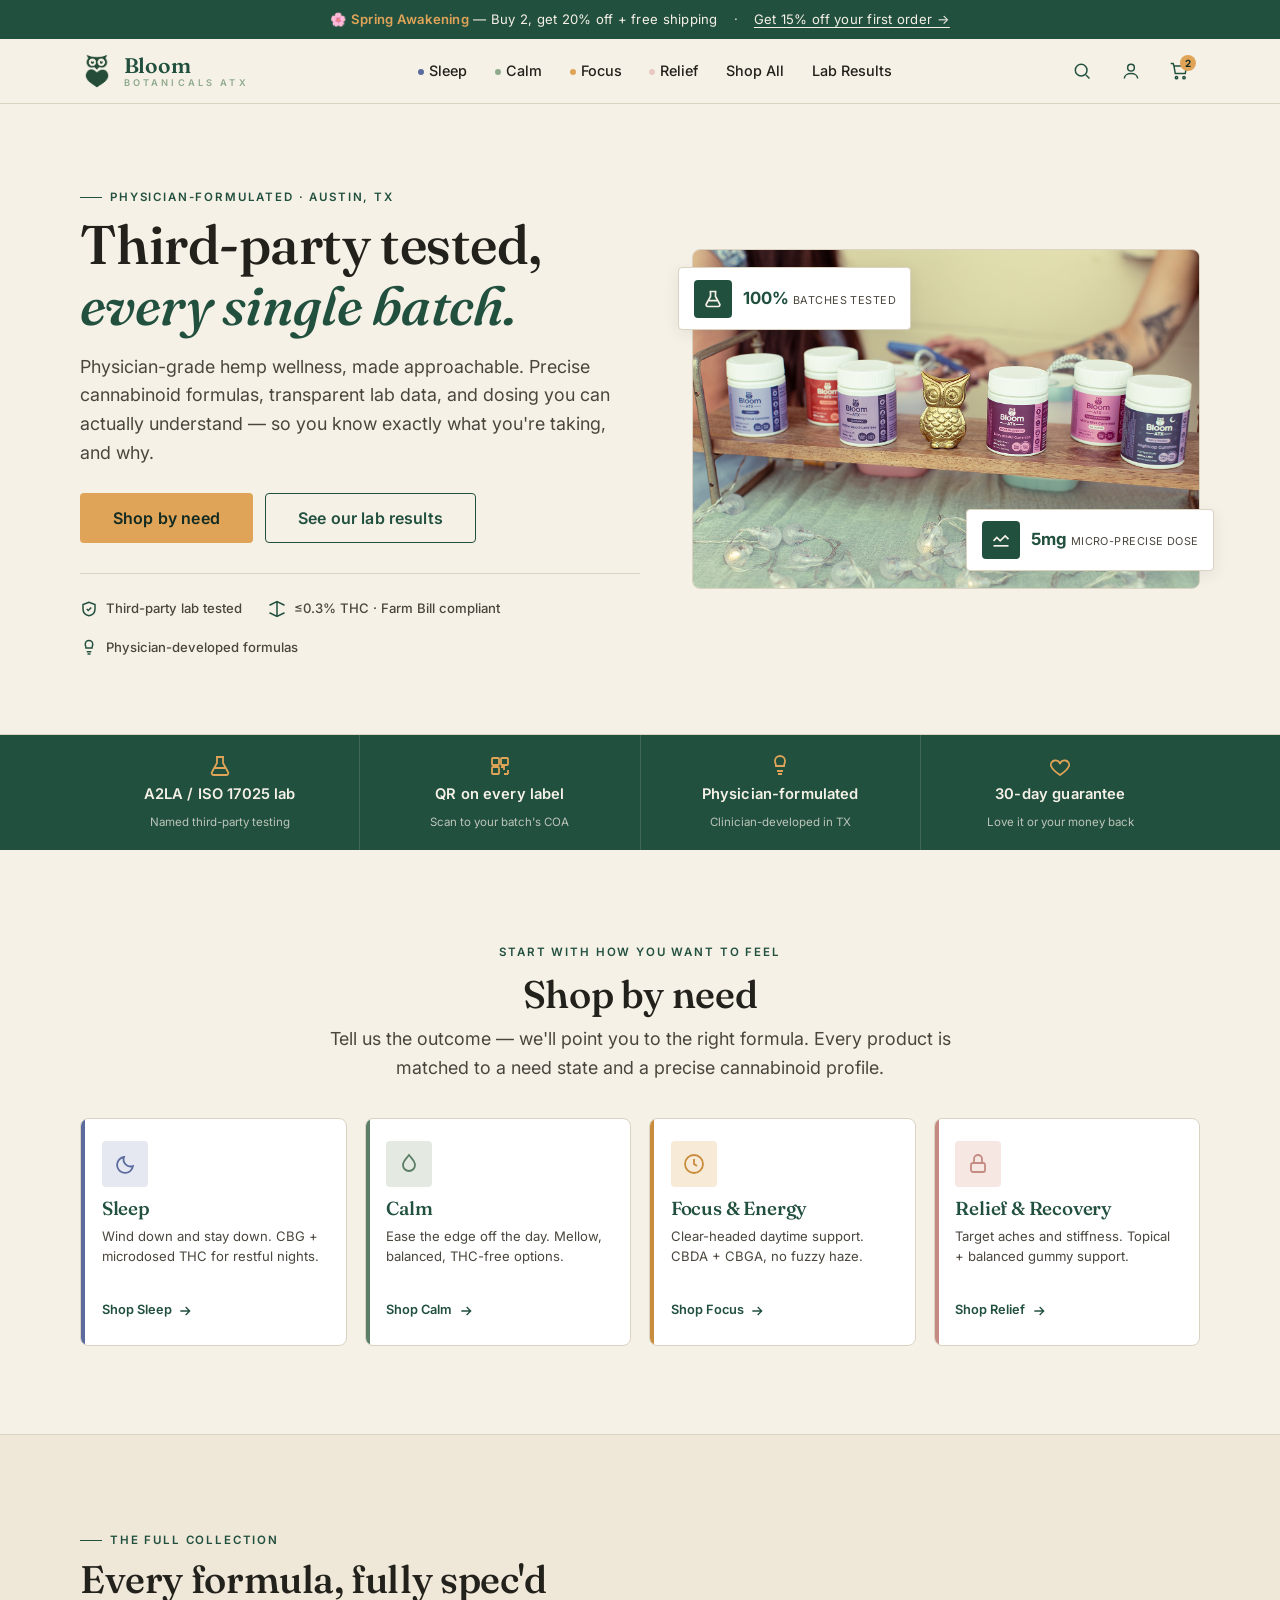
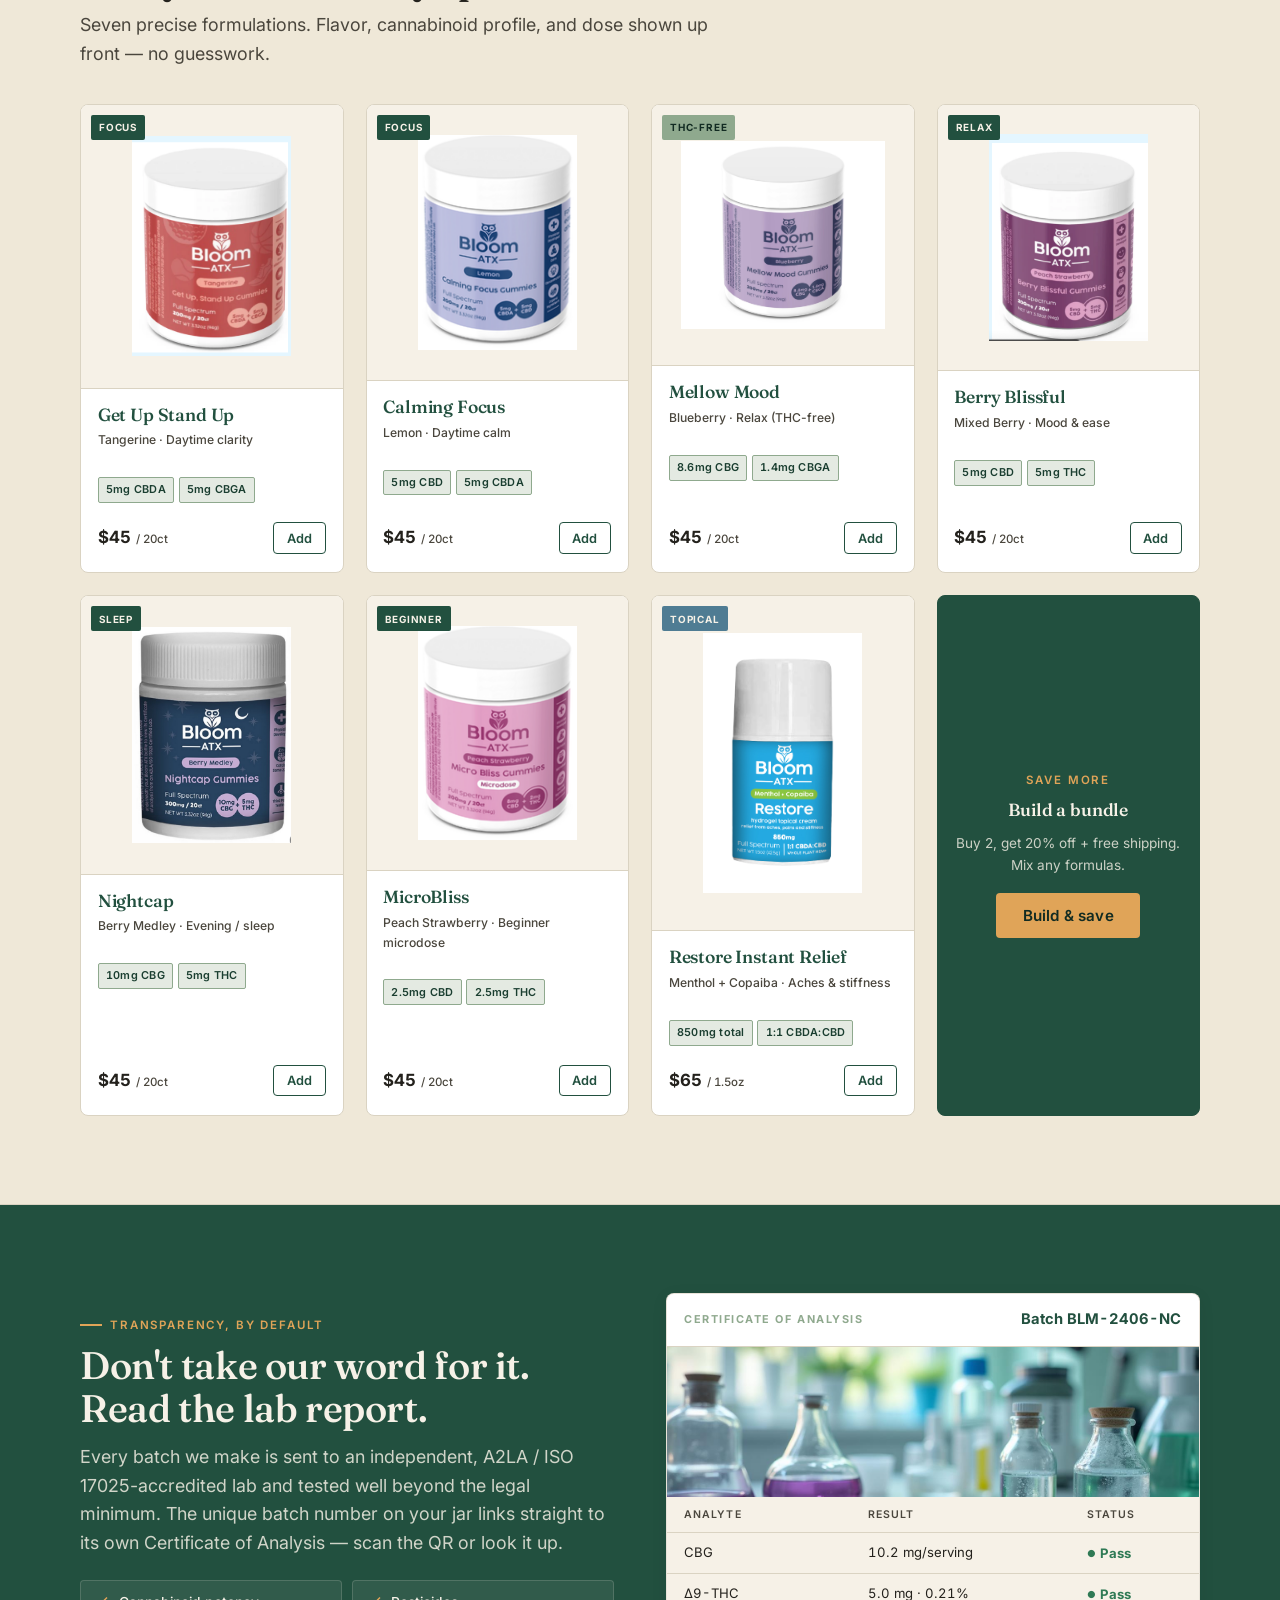
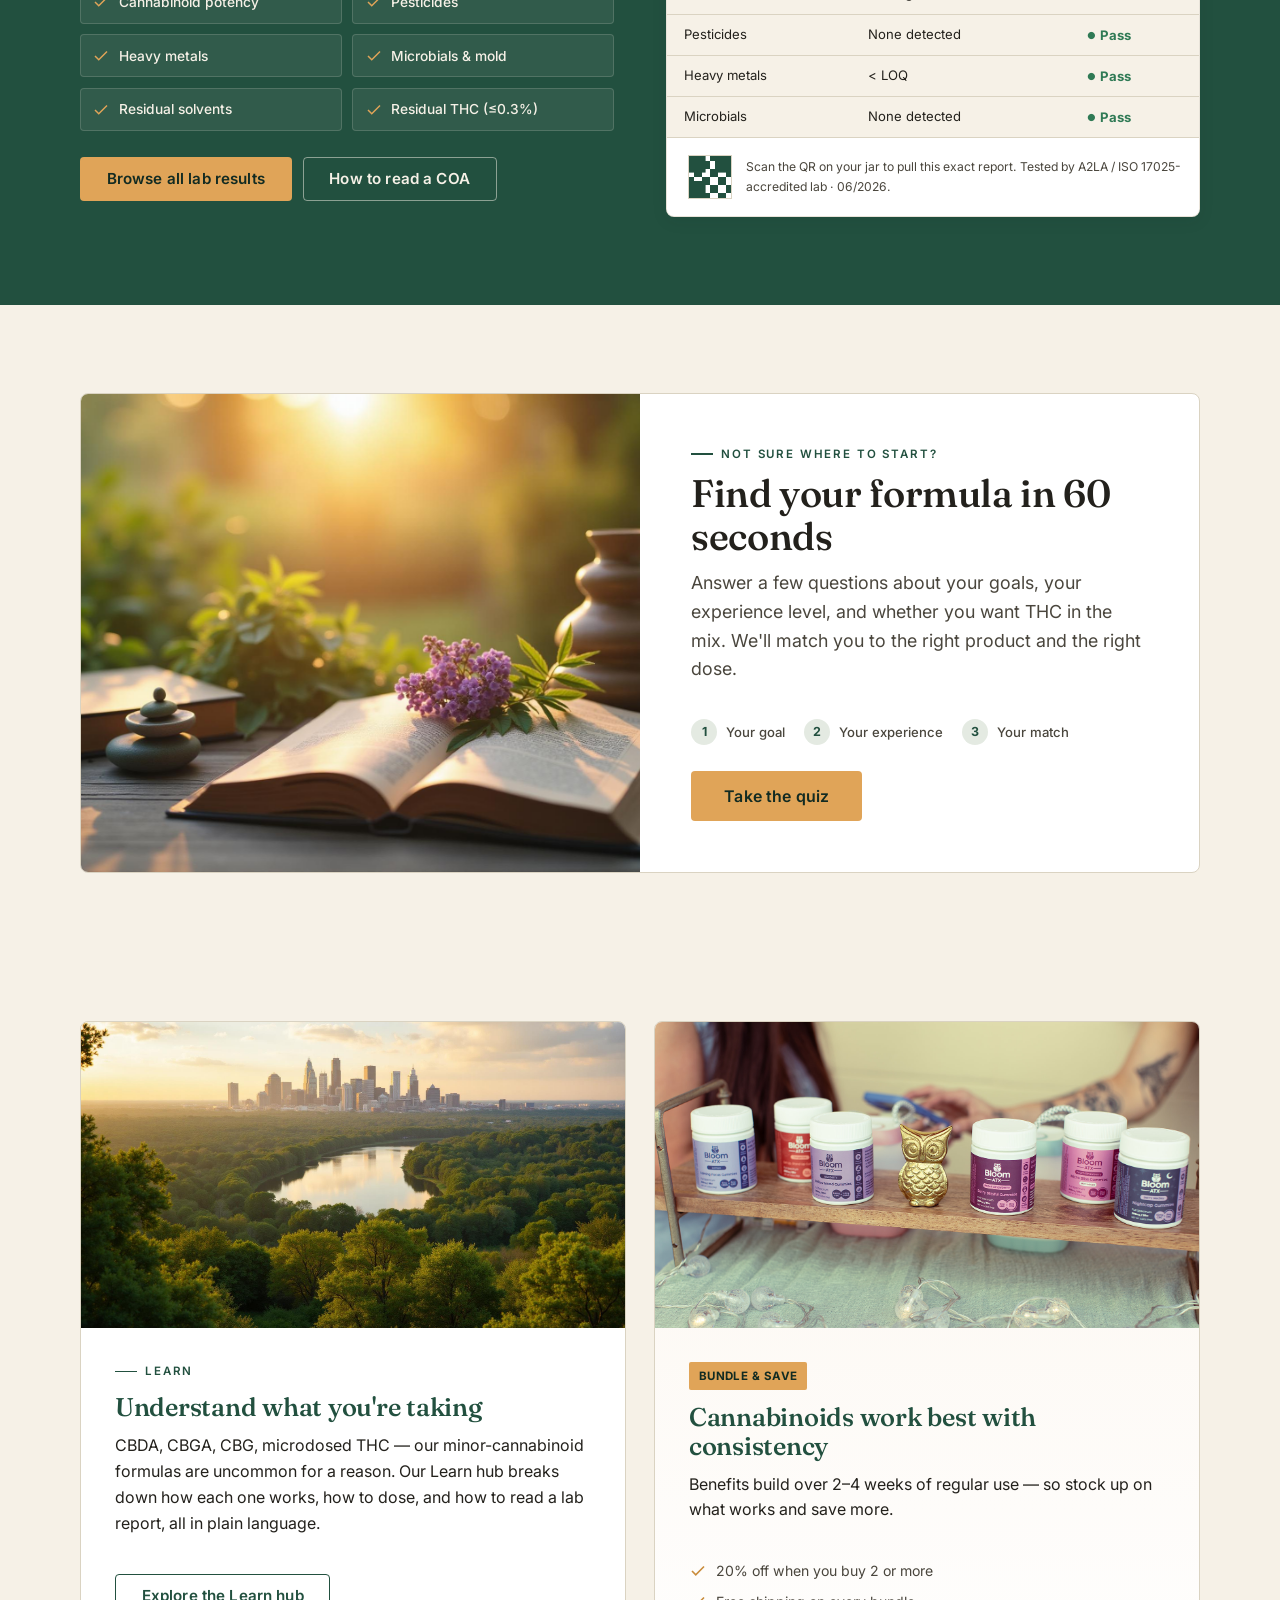
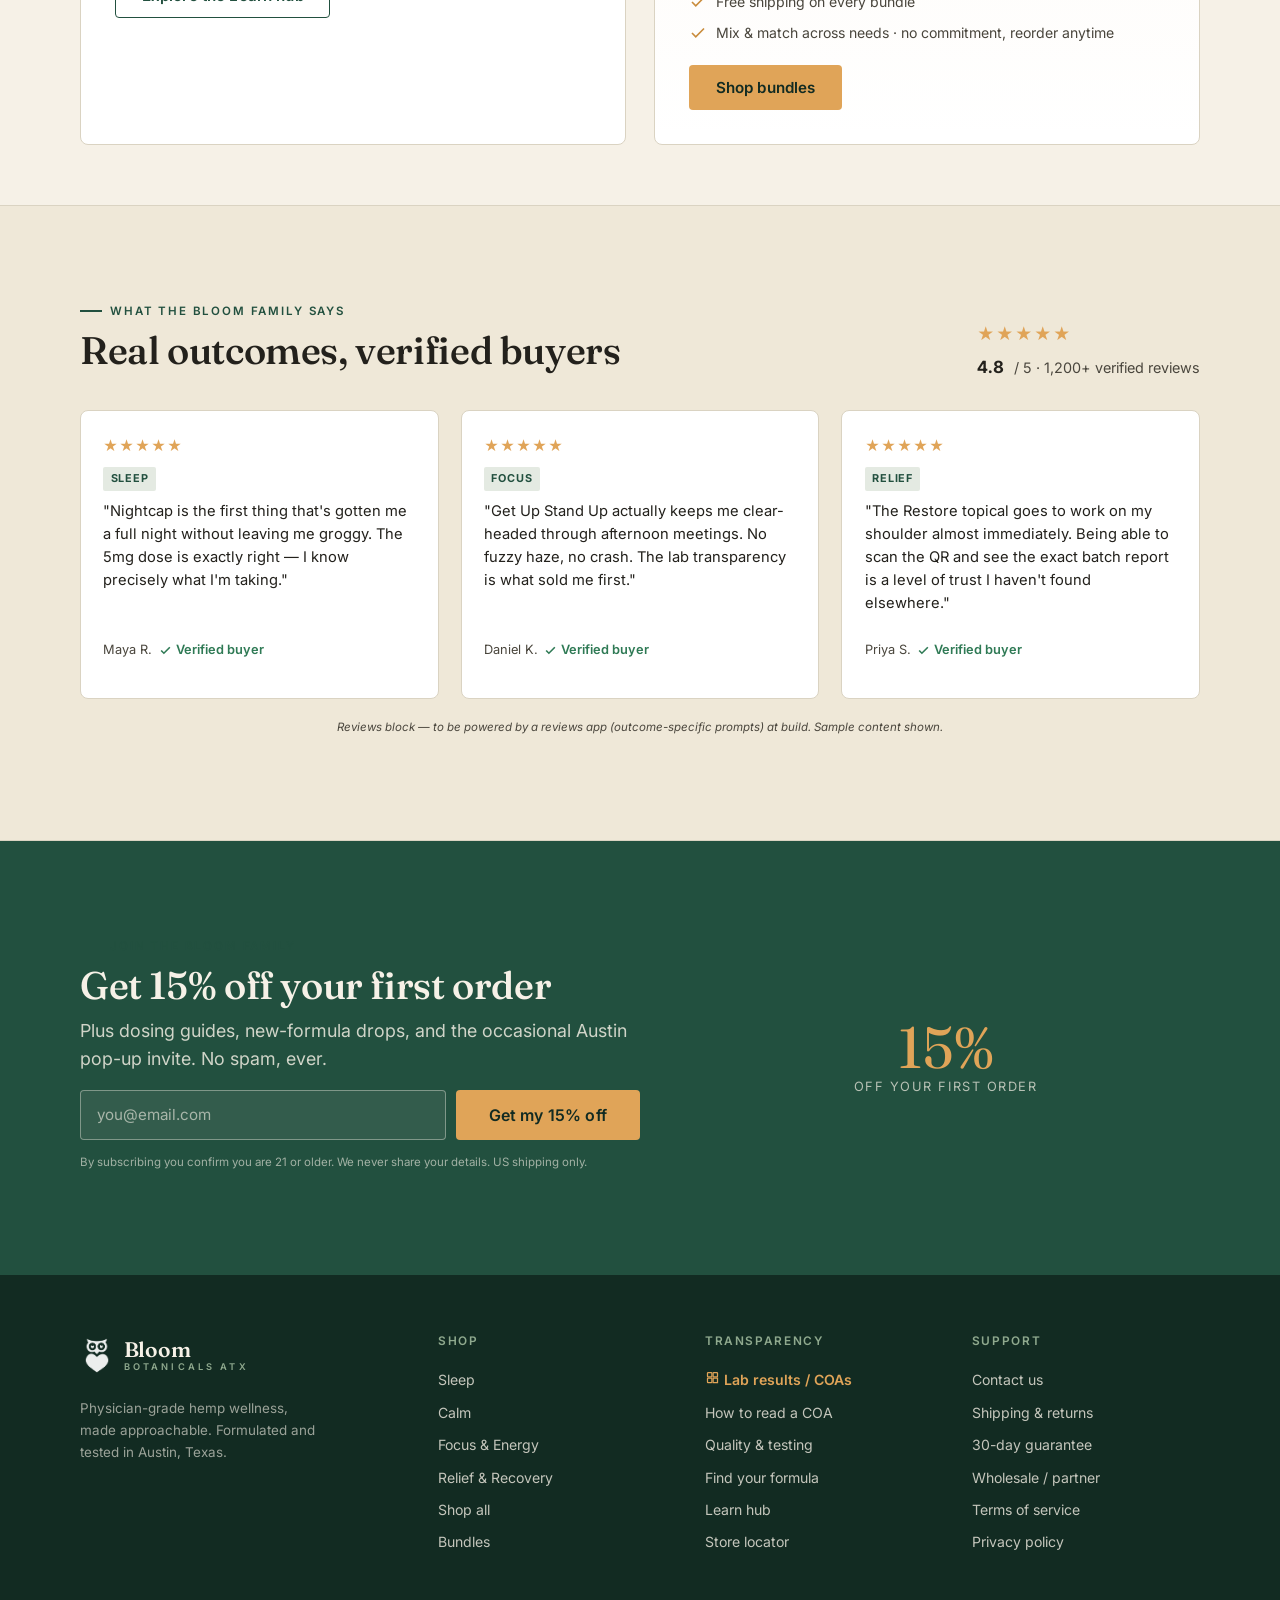
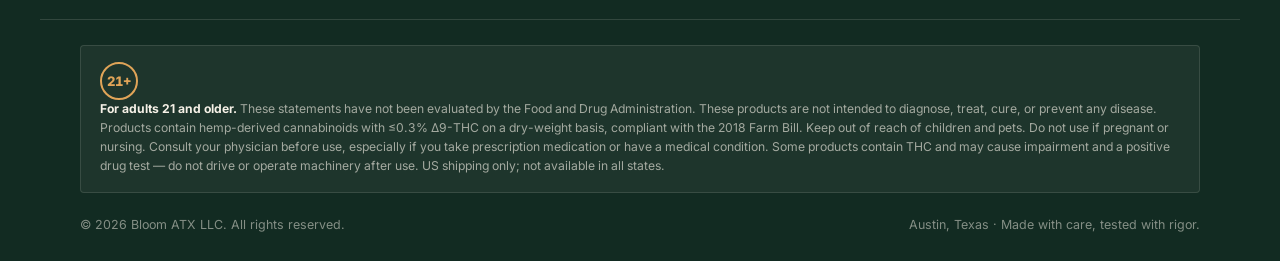
<file: direction-b/index.html>
<!DOCTYPE html>
<html lang="en">
<head>
  <meta charset="UTF-8" />
  <meta name="viewport" content="width=device-width, initial-scale=1.0" />
  <title>Bloom Botanicals ATX — Physician-Grade Hemp, Tested Every Batch</title>
  <meta name="description" content="Premium, physician-formulated hemp wellness from Austin, TX. CBD + microdosed THC gummies and topicals — third-party lab tested, every batch. Shop by need: Sleep, Calm, Focus, Relief." />

  <!-- Fonts -->
  <link rel="preconnect" href="https://fonts.googleapis.com" />
  <link rel="preconnect" href="https://fonts.gstatic.com" crossorigin />
  <link href="https://fonts.googleapis.com/css2?family=Fraunces:ital,opsz,wght@0,9..144,400..600;1,9..144,400..600&family=Inter:wght@400;500;600;700&display=swap" rel="stylesheet" />

  <link rel="icon" href="../assets/bloom-owl-logo.png" />
  <link rel="stylesheet" href="styles.css" />
</head>
<body>

  <!-- ===================== Announcement bar ===================== -->
  <div class="announce" role="region" aria-label="Promotions">
    <div class="announce__inner">
      <span>🌸 <strong>Spring Awakening</strong> — Buy 2, get 20% off + free shipping</span>
      <span aria-hidden="true">·</span>
      <a href="#capture">Get 15% off your first order →</a>
    </div>
  </div>

  <!-- ===================== Header ===================== -->
  <header class="site-header">
    <div class="container header__inner">
      <a href="index.html" class="brand" aria-label="Bloom Botanicals ATX home">
        <img src="../assets/bloom-owl-logo.png" alt="" class="brand__owl" />
        <span class="brand__word">
          <span class="brand__name">Bloom</span>
          <span class="brand__sub">Botanicals ATX</span>
        </span>
      </a>

      <nav class="nav" aria-label="Primary">
        <a href="#shop-need"><span class="need-dot dot-sleep" aria-hidden="true"></span>Sleep</a>
        <a href="#shop-need"><span class="need-dot dot-calm" aria-hidden="true"></span>Calm</a>
        <a href="#shop-need"><span class="need-dot dot-focus" aria-hidden="true"></span>Focus</a>
        <a href="#shop-need"><span class="need-dot dot-relief" aria-hidden="true"></span>Relief</a>
        <a href="#products">Shop All</a>
        <a href="#coa">Lab Results</a>
      </nav>

      <div class="header__actions">
        <button class="icon-btn" aria-label="Search">
          <svg width="20" height="20" viewBox="0 0 24 24" fill="none" stroke="currentColor" stroke-width="1.8" aria-hidden="true"><circle cx="11" cy="11" r="7"/><path d="m21 21-4.3-4.3"/></svg>
        </button>
        <button class="icon-btn" aria-label="Account">
          <svg width="20" height="20" viewBox="0 0 24 24" fill="none" stroke="currentColor" stroke-width="1.8" aria-hidden="true"><circle cx="12" cy="8" r="4"/><path d="M4 21c0-4 4-6 8-6s8 2 8 6"/></svg>
        </button>
        <button class="icon-btn cart-btn" aria-label="Cart, 2 items">
          <svg width="20" height="20" viewBox="0 0 24 24" fill="none" stroke="currentColor" stroke-width="1.8" aria-hidden="true"><path d="M6 6h15l-1.5 9h-12z"/><circle cx="9" cy="20" r="1.4"/><circle cx="18" cy="20" r="1.4"/><path d="M6 6 5 3H2"/></svg>
          <span class="cart-count" aria-hidden="true">2</span>
        </button>
        <button class="icon-btn hamburger" id="hamburger" aria-label="Menu" aria-expanded="false">
          <svg width="22" height="22" viewBox="0 0 24 24" fill="none" stroke="currentColor" stroke-width="1.8" aria-hidden="true"><path d="M3 6h18M3 12h18M3 18h18"/></svg>
        </button>
      </div>
    </div>
  </header>

  <main>
    <!-- ===================== HERO ===================== -->
    <section class="hero">
      <div class="container hero__grid">
        <div class="hero__content">
          <span class="eyebrow">Physician-formulated · Austin, TX</span>
          <h1 class="h1 hero__title">Third-party tested,<br><em>every single batch.</em></h1>
          <p class="lede">Physician-grade hemp wellness, made approachable. Precise cannabinoid formulas, transparent lab data, and dosing you can actually understand — so you know exactly what you're taking, and why.</p>
          <div class="hero__cta-row">
            <a href="#shop-need" class="btn btn--primary btn--lg">Shop by need</a>
            <a href="#coa" class="btn btn--ghost btn--lg">See our lab results</a>
          </div>
          <ul class="hero__assurances">
            <li class="assure">
              <svg width="18" height="18" viewBox="0 0 24 24" fill="none" stroke="currentColor" stroke-width="2" aria-hidden="true"><path d="M9 12l2 2 4-4"/><path d="M12 3 4 6v6c0 5 3.5 8 8 9 4.5-1 8-4 8-9V6z"/></svg>
              Third-party lab tested
            </li>
            <li class="assure">
              <svg width="18" height="18" viewBox="0 0 24 24" fill="none" stroke="currentColor" stroke-width="2" aria-hidden="true"><path d="M12 2v20M2 7l10-5 10 5M2 17l10 5 10-5"/></svg>
              ≤0.3% THC · Farm Bill compliant
            </li>
            <li class="assure">
              <svg width="18" height="18" viewBox="0 0 24 24" fill="none" stroke="currentColor" stroke-width="2" aria-hidden="true"><path d="M12 2a5 5 0 0 0-5 5c0 2 1 3 1 5h8c0-2 1-3 1-5a5 5 0 0 0-5-5Z"/><path d="M9 17h6M10 20h4"/></svg>
              Physician-developed formulas
            </li>
          </ul>
        </div>

        <div class="hero__media">
          <img class="hero__img" src="../assets/products-shelf-wide-CRmDXsMz.jpg" alt="The full Bloom ATX gummy lineup arranged on a wooden shelf with a golden owl figurine and warm fairy lights." />
          <div class="data-chip data-chip--tl">
            <span class="data-chip__icon" aria-hidden="true">
              <svg width="20" height="20" viewBox="0 0 24 24" fill="none" stroke="currentColor" stroke-width="2"><path d="M9 3v6l-5 9a2 2 0 0 0 2 3h12a2 2 0 0 0 2-3l-5-9V3"/><path d="M8 3h8M7 14h10"/></svg>
            </span>
            <span>
              <span class="data-chip__k">100%</span>
              <span class="data-chip__l">Batches tested</span>
            </span>
          </div>
          <div class="data-chip data-chip--br">
            <span class="data-chip__icon" aria-hidden="true">
              <svg width="20" height="20" viewBox="0 0 24 24" fill="none" stroke="currentColor" stroke-width="2"><path d="m3 13 4-4 4 4 6-6 4 4"/><path d="M3 19h18"/></svg>
            </span>
            <span>
              <span class="data-chip__k">5mg</span>
              <span class="data-chip__l">Micro-precise dose</span>
            </span>
          </div>
        </div>
      </div>
    </section>

    <!-- ===================== Trust strip ===================== -->
    <section class="trust-strip" aria-label="Why trust Bloom ATX">
      <div class="container">
        <div class="trust-strip__inner">
          <div class="trust-cell">
            <svg width="24" height="24" viewBox="0 0 24 24" fill="none" stroke="currentColor" stroke-width="1.8" aria-hidden="true"><path d="M9 3v6l-5 9a2 2 0 0 0 2 3h12a2 2 0 0 0 2-3l-5-9V3"/><path d="M8 3h8M7 14h10"/></svg>
            <strong>A2LA / ISO 17025 lab</strong>
            <span>Named third-party testing</span>
          </div>
          <div class="trust-cell">
            <svg width="24" height="24" viewBox="0 0 24 24" fill="none" stroke="currentColor" stroke-width="1.8" aria-hidden="true"><rect x="4" y="4" width="7" height="7" rx="1"/><rect x="13" y="4" width="7" height="7" rx="1"/><rect x="4" y="13" width="7" height="7" rx="1"/><path d="M13 13h3v3M20 16v4M16 20h4"/></svg>
            <strong>QR on every label</strong>
            <span>Scan to your batch's COA</span>
          </div>
          <div class="trust-cell">
            <svg width="24" height="24" viewBox="0 0 24 24" fill="none" stroke="currentColor" stroke-width="1.8" aria-hidden="true"><path d="M12 2a5 5 0 0 0-5 5c0 2 1 3 1 5h8c0-2 1-3 1-5a5 5 0 0 0-5-5Z"/><path d="M9 17h6M10 20h4"/></svg>
            <strong>Physician-formulated</strong>
            <span>Clinician-developed in TX</span>
          </div>
          <div class="trust-cell">
            <svg width="24" height="24" viewBox="0 0 24 24" fill="none" stroke="currentColor" stroke-width="1.8" aria-hidden="true"><path d="M12 21s-7-4.5-9-9a4.5 4.5 0 0 1 9-2 4.5 4.5 0 0 1 9 2c-2 4.5-9 9-9 9Z"/></svg>
            <strong>30-day guarantee</strong>
            <span>Love it or your money back</span>
          </div>
        </div>
      </div>
    </section>

    <!-- ===================== Shop by need ===================== -->
    <section class="section" id="shop-need">
      <div class="container">
        <div class="section-head section-head--center">
          <span class="eyebrow no-rule" style="justify-content:center">Start with how you want to feel</span>
          <h2 class="h2">Shop by need</h2>
          <p class="lede">Tell us the outcome — we'll point you to the right formula. Every product is matched to a need state and a precise cannabinoid profile.</p>
        </div>
        <div class="need-grid">
          <a href="#products" class="need-card need-sleep">
            <span class="need-card__icon" aria-hidden="true">
              <svg width="24" height="24" viewBox="0 0 24 24" fill="none" stroke="currentColor" stroke-width="1.8"><path d="M20 14a8 8 0 1 1-9-9 7 7 0 0 0 9 9Z"/></svg>
            </span>
            <h3 class="need-card__name">Sleep</h3>
            <p class="need-card__desc">Wind down and stay down. CBG + microdosed THC for restful nights.</p>
            <span class="need-card__link">Shop Sleep
              <svg width="16" height="16" viewBox="0 0 24 24" fill="none" stroke="currentColor" stroke-width="2" aria-hidden="true"><path d="M5 12h14M13 6l6 6-6 6"/></svg>
            </span>
          </a>
          <a href="#products" class="need-card need-calm">
            <span class="need-card__icon" aria-hidden="true">
              <svg width="24" height="24" viewBox="0 0 24 24" fill="none" stroke="currentColor" stroke-width="1.8"><path d="M12 3c3 4 6 6 6 10a6 6 0 0 1-12 0c0-4 3-6 6-10Z"/></svg>
            </span>
            <h3 class="need-card__name">Calm</h3>
            <p class="need-card__desc">Ease the edge off the day. Mellow, balanced, THC-free options.</p>
            <span class="need-card__link">Shop Calm
              <svg width="16" height="16" viewBox="0 0 24 24" fill="none" stroke="currentColor" stroke-width="2" aria-hidden="true"><path d="M5 12h14M13 6l6 6-6 6"/></svg>
            </span>
          </a>
          <a href="#products" class="need-card need-focus">
            <span class="need-card__icon" aria-hidden="true">
              <svg width="24" height="24" viewBox="0 0 24 24" fill="none" stroke="currentColor" stroke-width="1.8"><circle cx="12" cy="12" r="9"/><path d="M12 7v5l3 2"/></svg>
            </span>
            <h3 class="need-card__name">Focus &amp; Energy</h3>
            <p class="need-card__desc">Clear-headed daytime support. CBDA + CBGA, no fuzzy haze.</p>
            <span class="need-card__link">Shop Focus
              <svg width="16" height="16" viewBox="0 0 24 24" fill="none" stroke="currentColor" stroke-width="2" aria-hidden="true"><path d="M5 12h14M13 6l6 6-6 6"/></svg>
            </span>
          </a>
          <a href="#products" class="need-card need-relief">
            <span class="need-card__icon" aria-hidden="true">
              <svg width="24" height="24" viewBox="0 0 24 24" fill="none" stroke="currentColor" stroke-width="1.8"><path d="M8 11V7a4 4 0 0 1 8 0v4"/><rect x="5" y="11" width="14" height="9" rx="2"/></svg>
            </span>
            <h3 class="need-card__name">Relief &amp; Recovery</h3>
            <p class="need-card__desc">Target aches and stiffness. Topical + balanced gummy support.</p>
            <span class="need-card__link">Shop Relief
              <svg width="16" height="16" viewBox="0 0 24 24" fill="none" stroke="currentColor" stroke-width="2" aria-hidden="true"><path d="M5 12h14M13 6l6 6-6 6"/></svg>
            </span>
          </a>
        </div>
      </div>
    </section>

    <!-- ===================== Featured products grid (all 7) ===================== -->
    <section class="section products" id="products">
      <div class="container">
        <div class="section-head">
          <span class="eyebrow">The full collection</span>
          <h2 class="h2">Every formula, fully spec'd</h2>
          <p class="lede">Seven precise formulations. Flavor, cannabinoid profile, and dose shown up front — no guesswork.</p>
        </div>

        <div class="product-grid">
          <!-- Get Up Stand Up -->
          <article class="pcard">
            <a href="product.html" class="pcard__media">
              <span class="pcard__tag">Focus</span>
              <img src="../assets/0b803be7-9f13-4141-9545-272abb5d52e2.png" alt="Get Up Stand Up Gummies jar — Tangerine, coral label." />
            </a>
            <div class="pcard__body">
              <h3 class="pcard__name"><a href="product.html">Get Up Stand Up</a></h3>
              <p class="pcard__flavor">Tangerine · Daytime clarity</p>
              <div class="cann-row">
                <span class="cann-chip">5mg CBDA</span>
                <span class="cann-chip">5mg CBGA</span>
              </div>
              <div class="pcard__foot">
                <span class="pcard__price">$45 <span>/ 20ct</span></span>
                <button class="pcard__add">Add</button>
              </div>
            </div>
          </article>

          <!-- Calming Focus -->
          <article class="pcard">
            <a href="product.html" class="pcard__media">
              <span class="pcard__tag">Focus</span>
              <img src="../assets/c3862e95-d32f-4ffc-96ca-685105f2033a.png" alt="Calming Focus Gummies jar — Lemon, lavender label." />
            </a>
            <div class="pcard__body">
              <h3 class="pcard__name"><a href="product.html">Calming Focus</a></h3>
              <p class="pcard__flavor">Lemon · Daytime calm</p>
              <div class="cann-row">
                <span class="cann-chip">5mg CBD</span>
                <span class="cann-chip">5mg CBDA</span>
              </div>
              <div class="pcard__foot">
                <span class="pcard__price">$45 <span>/ 20ct</span></span>
                <button class="pcard__add">Add</button>
              </div>
            </div>
          </article>

          <!-- Mellow Mood -->
          <article class="pcard">
            <a href="product.html" class="pcard__media">
              <span class="pcard__tag pcard__tag--thcfree">THC-Free</span>
              <img src="../assets/e09c8dc6-c494-4d54-a6cc-db8354c998ee.png" alt="Mellow Mood Gummies jar — Blueberry, purple label." />
            </a>
            <div class="pcard__body">
              <h3 class="pcard__name"><a href="product.html">Mellow Mood</a></h3>
              <p class="pcard__flavor">Blueberry · Relax (THC-free)</p>
              <div class="cann-row">
                <span class="cann-chip">8.6mg CBG</span>
                <span class="cann-chip">1.4mg CBGA</span>
              </div>
              <div class="pcard__foot">
                <span class="pcard__price">$45 <span>/ 20ct</span></span>
                <button class="pcard__add">Add</button>
              </div>
            </div>
          </article>

          <!-- Berry Blissful -->
          <article class="pcard">
            <a href="product.html" class="pcard__media">
              <span class="pcard__tag">Relax</span>
              <img src="../assets/290c608d-75a6-450c-9b06-08ad682e5442.png" alt="Berry Blissful Gummies jar — Mixed Berry, plum label." />
            </a>
            <div class="pcard__body">
              <h3 class="pcard__name"><a href="product.html">Berry Blissful</a></h3>
              <p class="pcard__flavor">Mixed Berry · Mood &amp; ease</p>
              <div class="cann-row">
                <span class="cann-chip">5mg CBD</span>
                <span class="cann-chip">5mg THC</span>
              </div>
              <div class="pcard__foot">
                <span class="pcard__price">$45 <span>/ 20ct</span></span>
                <button class="pcard__add">Add</button>
              </div>
            </div>
          </article>

          <!-- Nightcap -->
          <article class="pcard">
            <a href="product.html" class="pcard__media">
              <span class="pcard__tag">Sleep</span>
              <img src="../assets/3789f35c-d64f-4ce9-b525-802829607a11.png" alt="Nightcap Gummies jar — Berry Medley, dark night-sky label." />
            </a>
            <div class="pcard__body">
              <h3 class="pcard__name"><a href="product.html">Nightcap</a></h3>
              <p class="pcard__flavor">Berry Medley · Evening / sleep</p>
              <div class="cann-row">
                <span class="cann-chip">10mg CBG</span>
                <span class="cann-chip">5mg THC</span>
              </div>
              <div class="pcard__foot">
                <span class="pcard__price">$45 <span>/ 20ct</span></span>
                <button class="pcard__add">Add</button>
              </div>
            </div>
          </article>

          <!-- MicroBliss -->
          <article class="pcard">
            <a href="product.html" class="pcard__media">
              <span class="pcard__tag">Beginner</span>
              <img src="../assets/a9078033-a48c-4f73-ad45-ff1388b63ecf.png" alt="MicroBliss Gummies jar — Peach Strawberry, pink label." />
            </a>
            <div class="pcard__body">
              <h3 class="pcard__name"><a href="product.html">MicroBliss</a></h3>
              <p class="pcard__flavor">Peach Strawberry · Beginner microdose</p>
              <div class="cann-row">
                <span class="cann-chip">2.5mg CBD</span>
                <span class="cann-chip">2.5mg THC</span>
              </div>
              <div class="pcard__foot">
                <span class="pcard__price">$45 <span>/ 20ct</span></span>
                <button class="pcard__add">Add</button>
              </div>
            </div>
          </article>

          <!-- Restore topical -->
          <article class="pcard">
            <a href="product.html" class="pcard__media">
              <span class="pcard__tag pcard__tag--topical">Topical</span>
              <img src="../assets/29d37da1-b872-40b8-bd22-ed788ddb123b.png" alt="Restore Instant Relief topical roll-on — Menthol + Copaiba, blue bottle." />
            </a>
            <div class="pcard__body">
              <h3 class="pcard__name"><a href="product.html">Restore Instant Relief</a></h3>
              <p class="pcard__flavor">Menthol + Copaiba · Aches &amp; stiffness</p>
              <div class="cann-row">
                <span class="cann-chip">850mg total</span>
                <span class="cann-chip">1:1 CBDA:CBD</span>
              </div>
              <div class="pcard__foot">
                <span class="pcard__price">$65 <span>/ 1.5oz</span></span>
                <button class="pcard__add">Add</button>
              </div>
            </div>
          </article>

          <!-- Bundle CTA card -->
          <article class="pcard" style="justify-content:center;align-items:center;text-align:center;background:var(--botanical);color:var(--cream);border-color:var(--botanical)">
            <div class="pcard__body" style="align-items:center;justify-content:center;gap:.7rem">
              <span class="eyebrow no-rule" style="color:var(--honey);justify-content:center">Save more</span>
              <h3 class="pcard__name" style="color:var(--cream)">Build a bundle</h3>
              <p style="font-size:.85rem;color:rgba(246,241,231,.8);margin:0">Buy 2, get 20% off + free shipping. Mix any formulas.</p>
              <a href="#bundles" class="btn btn--primary" style="margin-top:.4rem">Build &amp; save</a>
            </div>
          </article>
        </div>
      </div>
    </section>

    <!-- ===================== COA / transparency block (HERO of Direction B) ===================== -->
    <section class="section coa" id="coa">
      <div class="container coa__grid">
        <div class="coa__content">
          <span class="eyebrow">Transparency, by default</span>
          <h2 class="h2">Don't take our word for it. Read the lab report.</h2>
          <p class="lede">Every batch we make is sent to an independent, A2LA / ISO 17025-accredited lab and tested well beyond the legal minimum. The unique batch number on your jar links straight to its own Certificate of Analysis — scan the QR or look it up.</p>

          <div class="coa__panel-list">
            <div class="panel-item">
              <svg width="18" height="18" viewBox="0 0 24 24" fill="none" stroke="currentColor" stroke-width="2" aria-hidden="true"><path d="M20 6 9 17l-5-5"/></svg>
              Cannabinoid potency
            </div>
            <div class="panel-item">
              <svg width="18" height="18" viewBox="0 0 24 24" fill="none" stroke="currentColor" stroke-width="2" aria-hidden="true"><path d="M20 6 9 17l-5-5"/></svg>
              Pesticides
            </div>
            <div class="panel-item">
              <svg width="18" height="18" viewBox="0 0 24 24" fill="none" stroke="currentColor" stroke-width="2" aria-hidden="true"><path d="M20 6 9 17l-5-5"/></svg>
              Heavy metals
            </div>
            <div class="panel-item">
              <svg width="18" height="18" viewBox="0 0 24 24" fill="none" stroke="currentColor" stroke-width="2" aria-hidden="true"><path d="M20 6 9 17l-5-5"/></svg>
              Microbials &amp; mold
            </div>
            <div class="panel-item">
              <svg width="18" height="18" viewBox="0 0 24 24" fill="none" stroke="currentColor" stroke-width="2" aria-hidden="true"><path d="M20 6 9 17l-5-5"/></svg>
              Residual solvents
            </div>
            <div class="panel-item">
              <svg width="18" height="18" viewBox="0 0 24 24" fill="none" stroke="currentColor" stroke-width="2" aria-hidden="true"><path d="M20 6 9 17l-5-5"/></svg>
              Residual THC (≤0.3%)
            </div>
          </div>

          <div class="coa__ctas">
            <a href="#" class="btn btn--primary">Browse all lab results</a>
            <a href="#" class="btn btn--ghost-light">How to read a COA</a>
          </div>
        </div>

        <!-- Specimen lab card -->
        <div class="coa__card" role="img" aria-label="Example Certificate of Analysis for batch BLM-2406-NC, showing all panels passed.">
          <div class="coa__card-top">
            <span class="label">Certificate of Analysis</span>
            <span class="batch">Batch&nbsp;BLM-2406-NC</span>
          </div>
          <img class="coa__card-img" src="../assets/coa-hero-FD-RbU7w.jpg" alt="" />
          <table class="coa-table">
            <caption class="visually-hidden">Sample COA results for Nightcap, batch BLM-2406-NC</caption>
            <thead>
              <tr><th scope="col">Analyte</th><th scope="col">Result</th><th scope="col">Status</th></tr>
            </thead>
            <tbody>
              <tr><td>CBG</td><td>10.2 mg/serving</td><td><span class="coa-pass">Pass</span></td></tr>
              <tr><td>&Delta;9-THC</td><td>5.0 mg · 0.21%</td><td><span class="coa-pass">Pass</span></td></tr>
              <tr><td>Pesticides</td><td>None detected</td><td><span class="coa-pass">Pass</span></td></tr>
              <tr><td>Heavy metals</td><td>&lt; LOQ</td><td><span class="coa-pass">Pass</span></td></tr>
              <tr><td>Microbials</td><td>None detected</td><td><span class="coa-pass">Pass</span></td></tr>
            </tbody>
          </table>
          <div class="coa__card-foot">
            <span class="qr" aria-hidden="true"></span>
            <span>Scan the QR on your jar to pull this exact report. Tested by A2LA / ISO 17025-accredited lab · 06/2026.</span>
          </div>
        </div>
      </div>
    </section>

    <!-- ===================== Quiz teaser ===================== -->
    <section class="section" id="quiz">
      <div class="container">
        <div class="quiz__inner">
          <div class="quiz__media">
            <img src="../assets/formula-finder-hero-D2OlPq_B.jpg" alt="A person sitting calmly in a sunlit room surrounded by plants, eyes closed." />
          </div>
          <div class="quiz__body">
            <span class="eyebrow">Not sure where to start?</span>
            <h2 class="h2">Find your formula in 60 seconds</h2>
            <p class="lede">Answer a few questions about your goals, your experience level, and whether you want THC in the mix. We'll match you to the right product and the right dose.</p>
            <div class="quiz__steps">
              <span class="quiz-step"><b>1</b> Your goal</span>
              <span class="quiz-step"><b>2</b> Your experience</span>
              <span class="quiz-step"><b>3</b> Your match</span>
            </div>
            <a href="#" class="btn btn--primary btn--lg" style="align-self:flex-start">Take the quiz</a>
          </div>
        </div>
      </div>
    </section>

    <!-- ===================== Education + Bundle split ===================== -->
    <section class="section section--tight">
      <div class="container split">
        <!-- Education -->
        <article class="feature-card">
          <div class="feature-card__media">
            <img src="../assets/austin-nature-skyline-w3xDkC-A.jpg" alt="The Austin, Texas skyline at golden hour, framed by green hills and a river." />
          </div>
          <div class="feature-card__body">
            <span class="eyebrow">Learn</span>
            <h3 class="h3">Understand what you're taking</h3>
            <p>CBDA, CBGA, CBG, microdosed THC — our minor-cannabinoid formulas are uncommon for a reason. Our Learn hub breaks down how each one works, how to dose, and how to read a lab report, all in plain language.</p>
            <a href="#" class="btn btn--ghost">Explore the Learn hub</a>
          </div>
        </article>

        <!-- Bundle -->
        <article class="feature-card sub-card" id="bundles">
          <div class="feature-card__media">
            <img src="../assets/products-shelf-wide-CRmDXsMz.jpg" alt="A selection of Bloom ATX gummy jars lined up together." />
          </div>
          <div class="feature-card__body">
            <span class="sub-badge">Bundle &amp; Save</span>
            <h3 class="h3">Cannabinoids work best with consistency</h3>
            <p>Benefits build over 2–4 weeks of regular use — so stock up on what works and save more.</p>
            <ul class="sub-perks">
              <li><svg width="18" height="18" viewBox="0 0 24 24" fill="none" stroke="currentColor" stroke-width="2.2" aria-hidden="true"><path d="M20 6 9 17l-5-5"/></svg> 20% off when you buy 2 or more</li>
              <li><svg width="18" height="18" viewBox="0 0 24 24" fill="none" stroke="currentColor" stroke-width="2.2" aria-hidden="true"><path d="M20 6 9 17l-5-5"/></svg> Free shipping on every bundle</li>
              <li><svg width="18" height="18" viewBox="0 0 24 24" fill="none" stroke="currentColor" stroke-width="2.2" aria-hidden="true"><path d="M20 6 9 17l-5-5"/></svg> Mix &amp; match across needs · no commitment, reorder anytime</li>
            </ul>
            <a href="#products" class="btn btn--primary">Shop bundles</a>
          </div>
        </article>
      </div>
    </section>

    <!-- ===================== Reviews ===================== -->
    <section class="section reviews" id="reviews">
      <div class="container">
        <div class="reviews__head">
          <div class="section-head" style="margin-bottom:0">
            <span class="eyebrow">What the Bloom family says</span>
            <h2 class="h2">Real outcomes, verified buyers</h2>
          </div>
          <div>
            <div class="stars" aria-hidden="true">★★★★★</div>
            <div class="rating-line"><strong>4.8</strong> / 5 · 1,200+ verified reviews</div>
          </div>
        </div>

        <div class="review-grid">
          <article class="review">
            <div class="review__stars" aria-label="5 out of 5 stars">★★★★★</div>
            <span class="review__need">Sleep</span>
            <p class="review__text">"Nightcap is the first thing that's gotten me a full night without leaving me groggy. The 5mg dose is exactly right — I know precisely what I'm taking."</p>
            <p class="review__by">Maya R. <span class="verified"><svg width="13" height="13" viewBox="0 0 24 24" fill="none" stroke="currentColor" stroke-width="3" aria-hidden="true"><path d="M20 6 9 17l-5-5"/></svg> Verified buyer</span></p>
          </article>
          <article class="review">
            <div class="review__stars" aria-label="5 out of 5 stars">★★★★★</div>
            <span class="review__need">Focus</span>
            <p class="review__text">"Get Up Stand Up actually keeps me clear-headed through afternoon meetings. No fuzzy haze, no crash. The lab transparency is what sold me first."</p>
            <p class="review__by">Daniel K. <span class="verified"><svg width="13" height="13" viewBox="0 0 24 24" fill="none" stroke="currentColor" stroke-width="3" aria-hidden="true"><path d="M20 6 9 17l-5-5"/></svg> Verified buyer</span></p>
          </article>
          <article class="review">
            <div class="review__stars" aria-label="5 out of 5 stars">★★★★★</div>
            <span class="review__need">Relief</span>
            <p class="review__text">"The Restore topical goes to work on my shoulder almost immediately. Being able to scan the QR and see the exact batch report is a level of trust I haven't found elsewhere."</p>
            <p class="review__by">Priya S. <span class="verified"><svg width="13" height="13" viewBox="0 0 24 24" fill="none" stroke="currentColor" stroke-width="3" aria-hidden="true"><path d="M20 6 9 17l-5-5"/></svg> Verified buyer</span></p>
          </article>
        </div>
        <p class="placeholder-note">Reviews block — to be powered by a reviews app (outcome-specific prompts) at build. Sample content shown.</p>
      </div>
    </section>

    <!-- ===================== Email capture ===================== -->
    <section class="section capture" id="capture">
      <div class="container capture__inner">
        <div>
          <span class="eyebrow">Join the Bloom family</span>
          <h2 class="h2">Get 15% off your first order</h2>
          <p class="lede">Plus dosing guides, new-formula drops, and the occasional Austin pop-up invite. No spam, ever.</p>
          <form class="capture__form" onsubmit="return false;">
            <label for="email-capture" class="visually-hidden">Email address</label>
            <input type="email" id="email-capture" name="email" placeholder="you@email.com" required autocomplete="email" />
            <button type="submit" class="btn btn--primary btn--lg">Get my 15% off</button>
          </form>
          <p class="capture__fine">By subscribing you confirm you are 21 or older. We never share your details. US shipping only.</p>
        </div>
        <div class="capture__media" style="text-align:center">
          <div class="capture__offer">15%</div>
          <div class="capture__offer-sub">off your first order</div>
        </div>
      </div>
    </section>
  </main>

  <!-- ===================== Footer ===================== -->
  <footer class="site-footer">
    <div class="container footer__grid">
      <div class="footer__brand">
        <a href="index.html" class="brand" aria-label="Bloom Botanicals ATX home">
          <img src="../assets/bloom-owl-logo.png" alt="" class="brand__owl" />
          <span class="brand__word">
            <span class="brand__name">Bloom</span>
            <span class="brand__sub">Botanicals ATX</span>
          </span>
        </a>
        <p>Physician-grade hemp wellness, made approachable. Formulated and tested in Austin, Texas.</p>
      </div>

      <div class="footer__col">
        <h4>Shop</h4>
        <a href="#shop-need">Sleep</a>
        <a href="#shop-need">Calm</a>
        <a href="#shop-need">Focus &amp; Energy</a>
        <a href="#shop-need">Relief &amp; Recovery</a>
        <a href="#products">Shop all</a>
        <a href="#bundles">Bundles</a>
      </div>

      <div class="footer__col">
        <h4>Transparency</h4>
        <a href="#coa" class="coa-foot-link">
          <svg width="15" height="15" viewBox="0 0 24 24" fill="none" stroke="currentColor" stroke-width="2" aria-hidden="true"><rect x="4" y="4" width="7" height="7" rx="1"/><rect x="13" y="4" width="7" height="7" rx="1"/><rect x="4" y="13" width="7" height="7" rx="1"/><path d="M13 13h7v7h-7z"/></svg>
          Lab results / COAs
        </a>
        <a href="#">How to read a COA</a>
        <a href="#">Quality &amp; testing</a>
        <a href="#quiz">Find your formula</a>
        <a href="#">Learn hub</a>
        <a href="#">Store locator</a>
      </div>

      <div class="footer__col">
        <h4>Support</h4>
        <a href="#">Contact us</a>
        <a href="#">Shipping &amp; returns</a>
        <a href="#">30-day guarantee</a>
        <a href="#">Wholesale / partner</a>
        <a href="#">Terms of service</a>
        <a href="#">Privacy policy</a>
      </div>
    </div>

    <div class="container footer__legal">
      <div class="footer__disclaimer">
        <span class="age-badge" aria-hidden="true">21+</span>
        <p style="margin:0">
          <strong>For adults 21 and older.</strong> These statements have not been evaluated by the Food and Drug Administration. These products are not intended to diagnose, treat, cure, or prevent any disease. Products contain hemp-derived cannabinoids with ≤0.3% &Delta;9-THC on a dry-weight basis, compliant with the 2018 Farm Bill. Keep out of reach of children and pets. Do not use if pregnant or nursing. Consult your physician before use, especially if you take prescription medication or have a medical condition. Some products contain THC and may cause impairment and a positive drug test — do not drive or operate machinery after use. US shipping only; not available in all states.
        </p>
      </div>
      <div class="footer__bottom">
        <span>© 2026 Bloom ATX LLC. All rights reserved.</span>
        <span>Austin, Texas · Made with care, tested with rigor.</span>
      </div>
    </div>
  </footer>

  <!-- Minimal vanilla JS: mobile nav toggle only -->
  <script>
    (function () {
      var burger = document.getElementById('hamburger');
      var nav = document.querySelector('.nav');
      if (!burger || !nav) return;
      burger.addEventListener('click', function () {
        var open = nav.style.display === 'flex';
        nav.style.display = open ? '' : 'flex';
        nav.style.flexDirection = 'column';
        nav.style.position = 'absolute';
        nav.style.top = '100%';
        nav.style.left = '0';
        nav.style.right = '0';
        nav.style.background = 'var(--cream)';
        nav.style.padding = '1rem var(--gutter)';
        nav.style.borderBottom = '1px solid var(--line)';
        nav.style.alignItems = 'flex-start';
        nav.style.gap = '.2rem';
        burger.setAttribute('aria-expanded', String(!open));
      });
    })();
  </script>
</body>
</html>
</file>
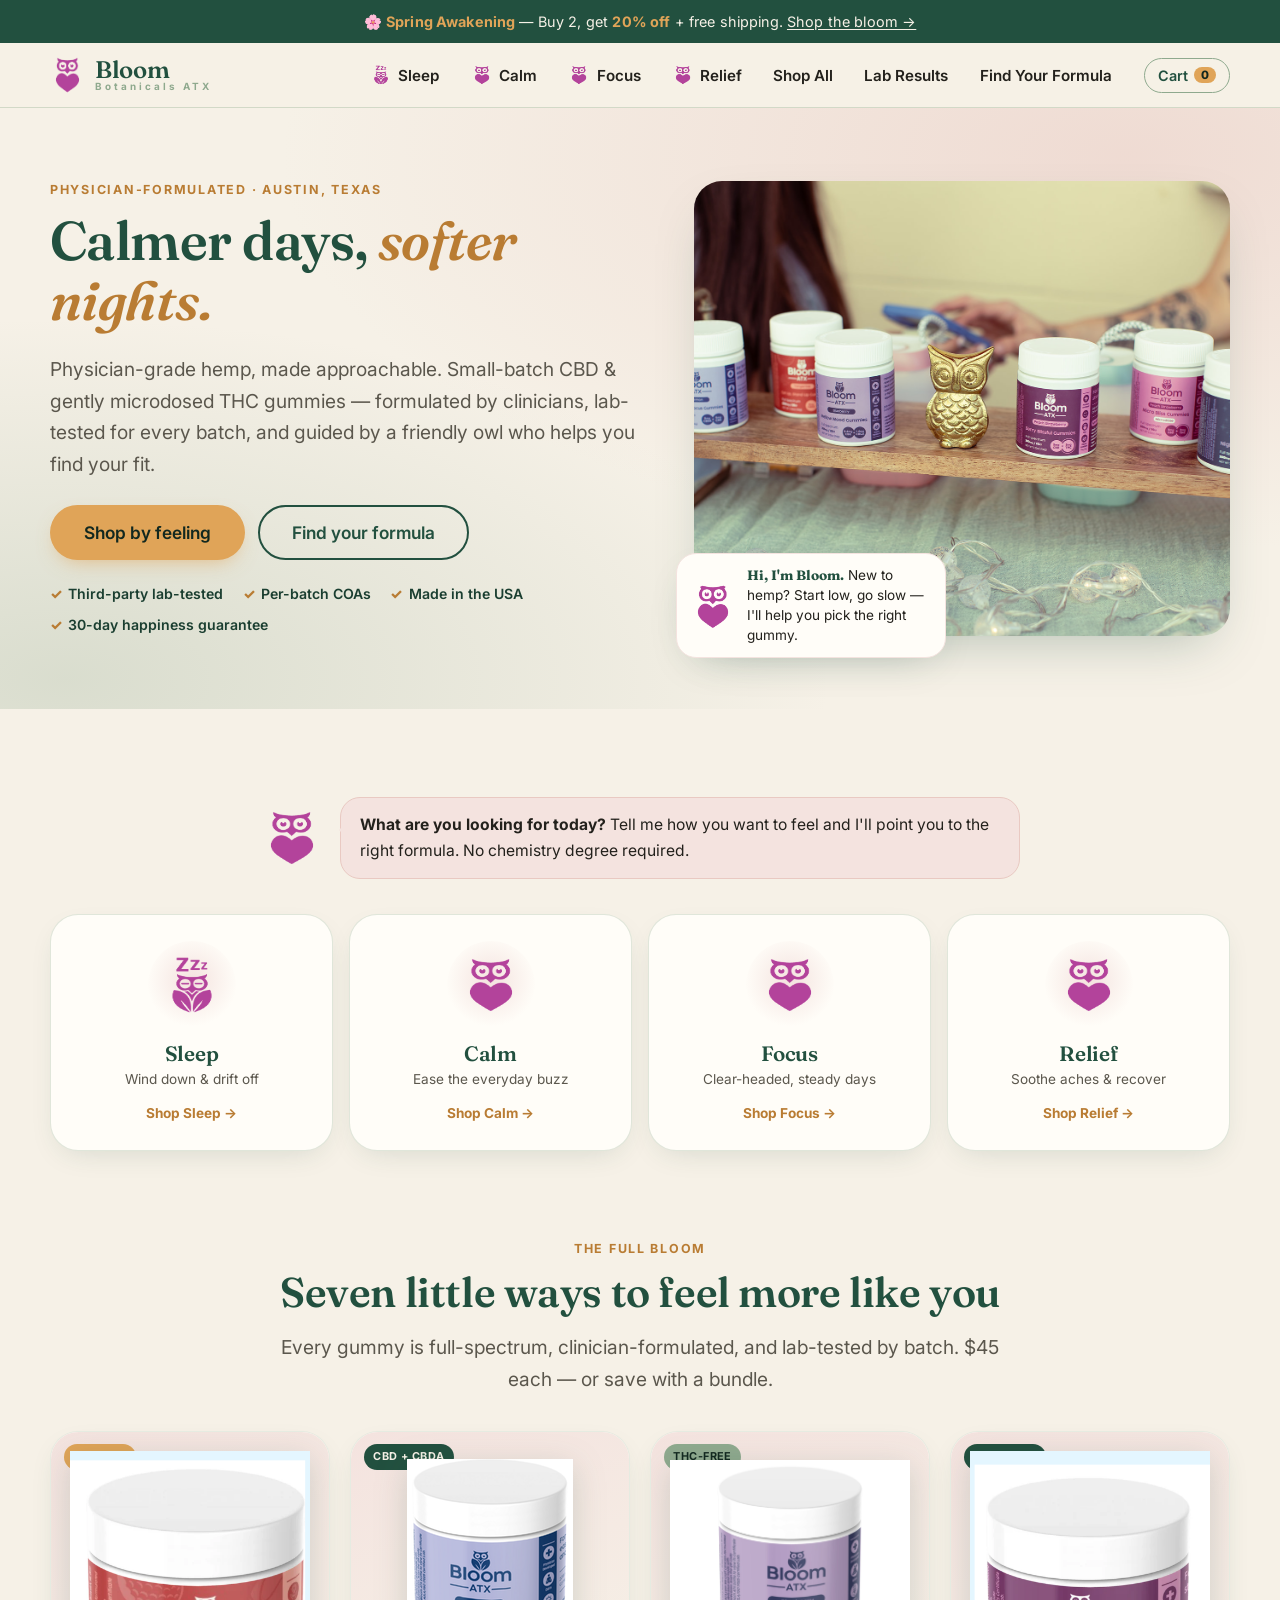
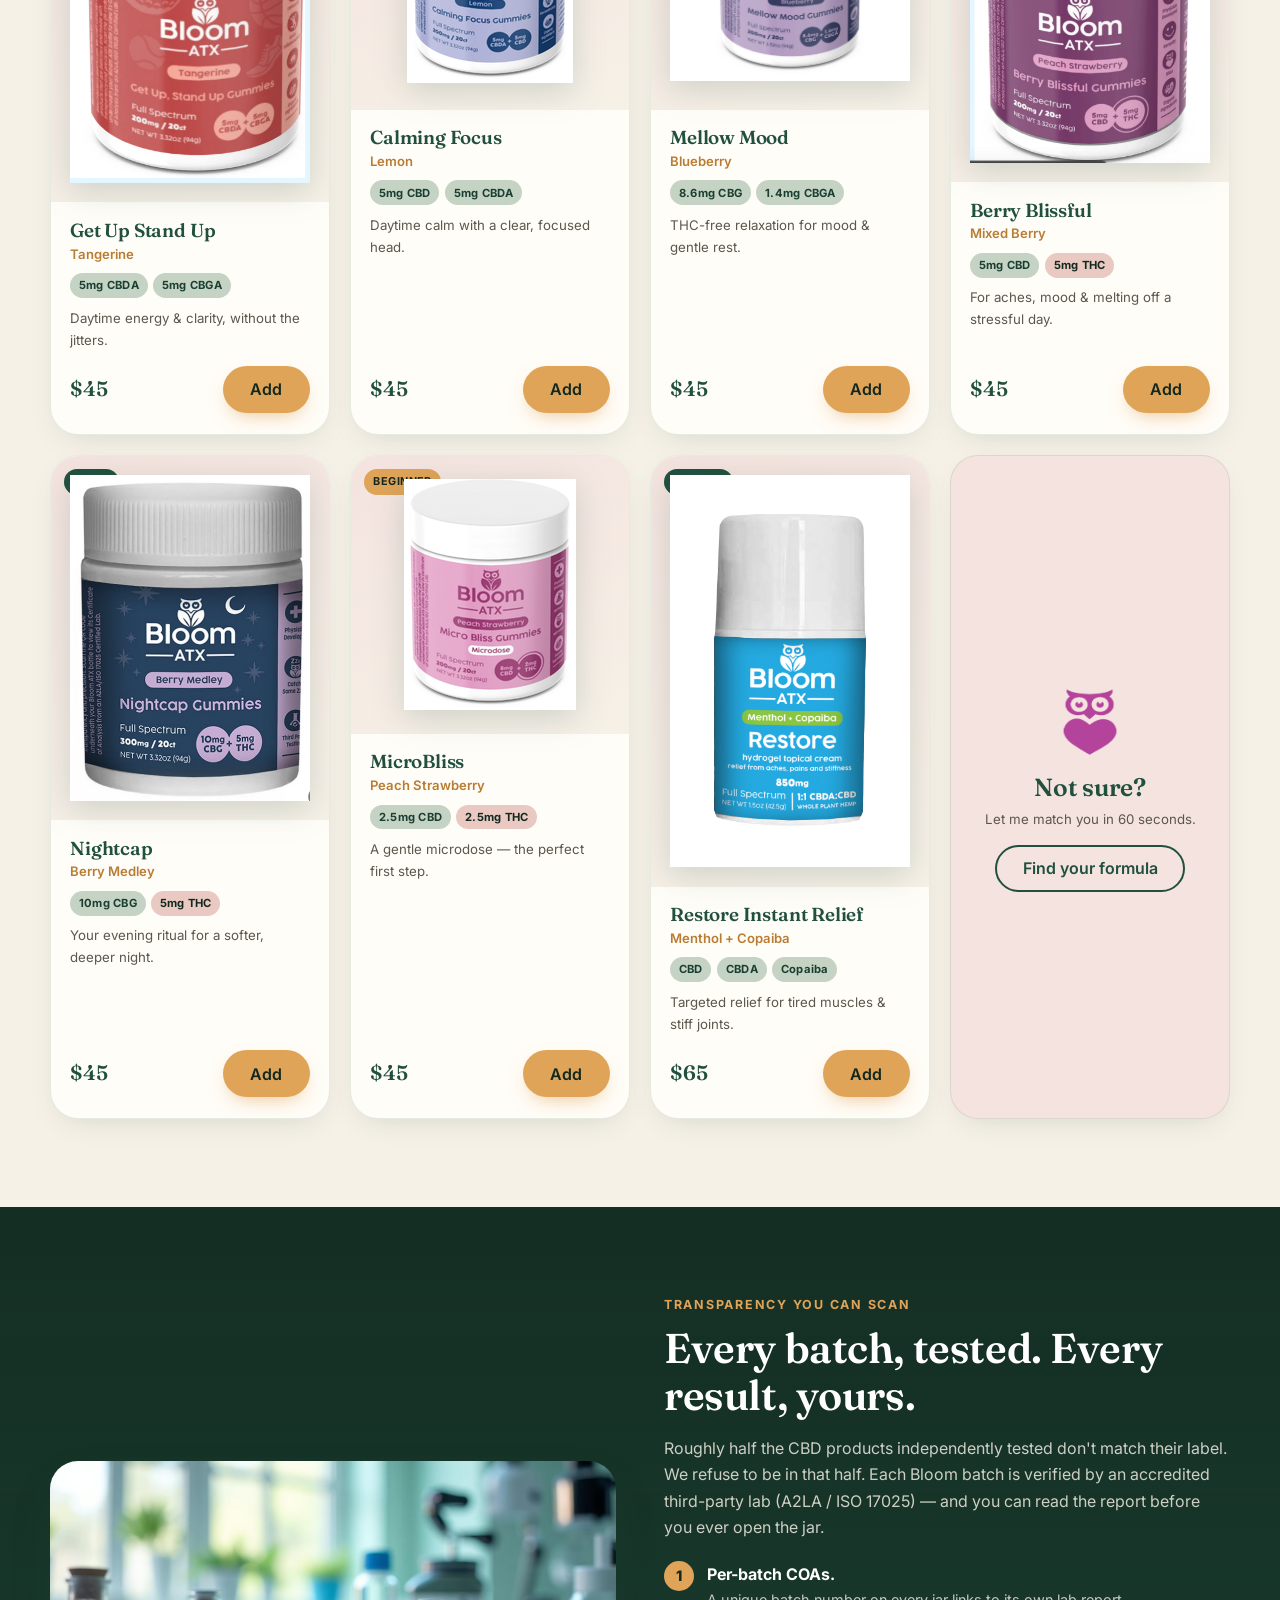
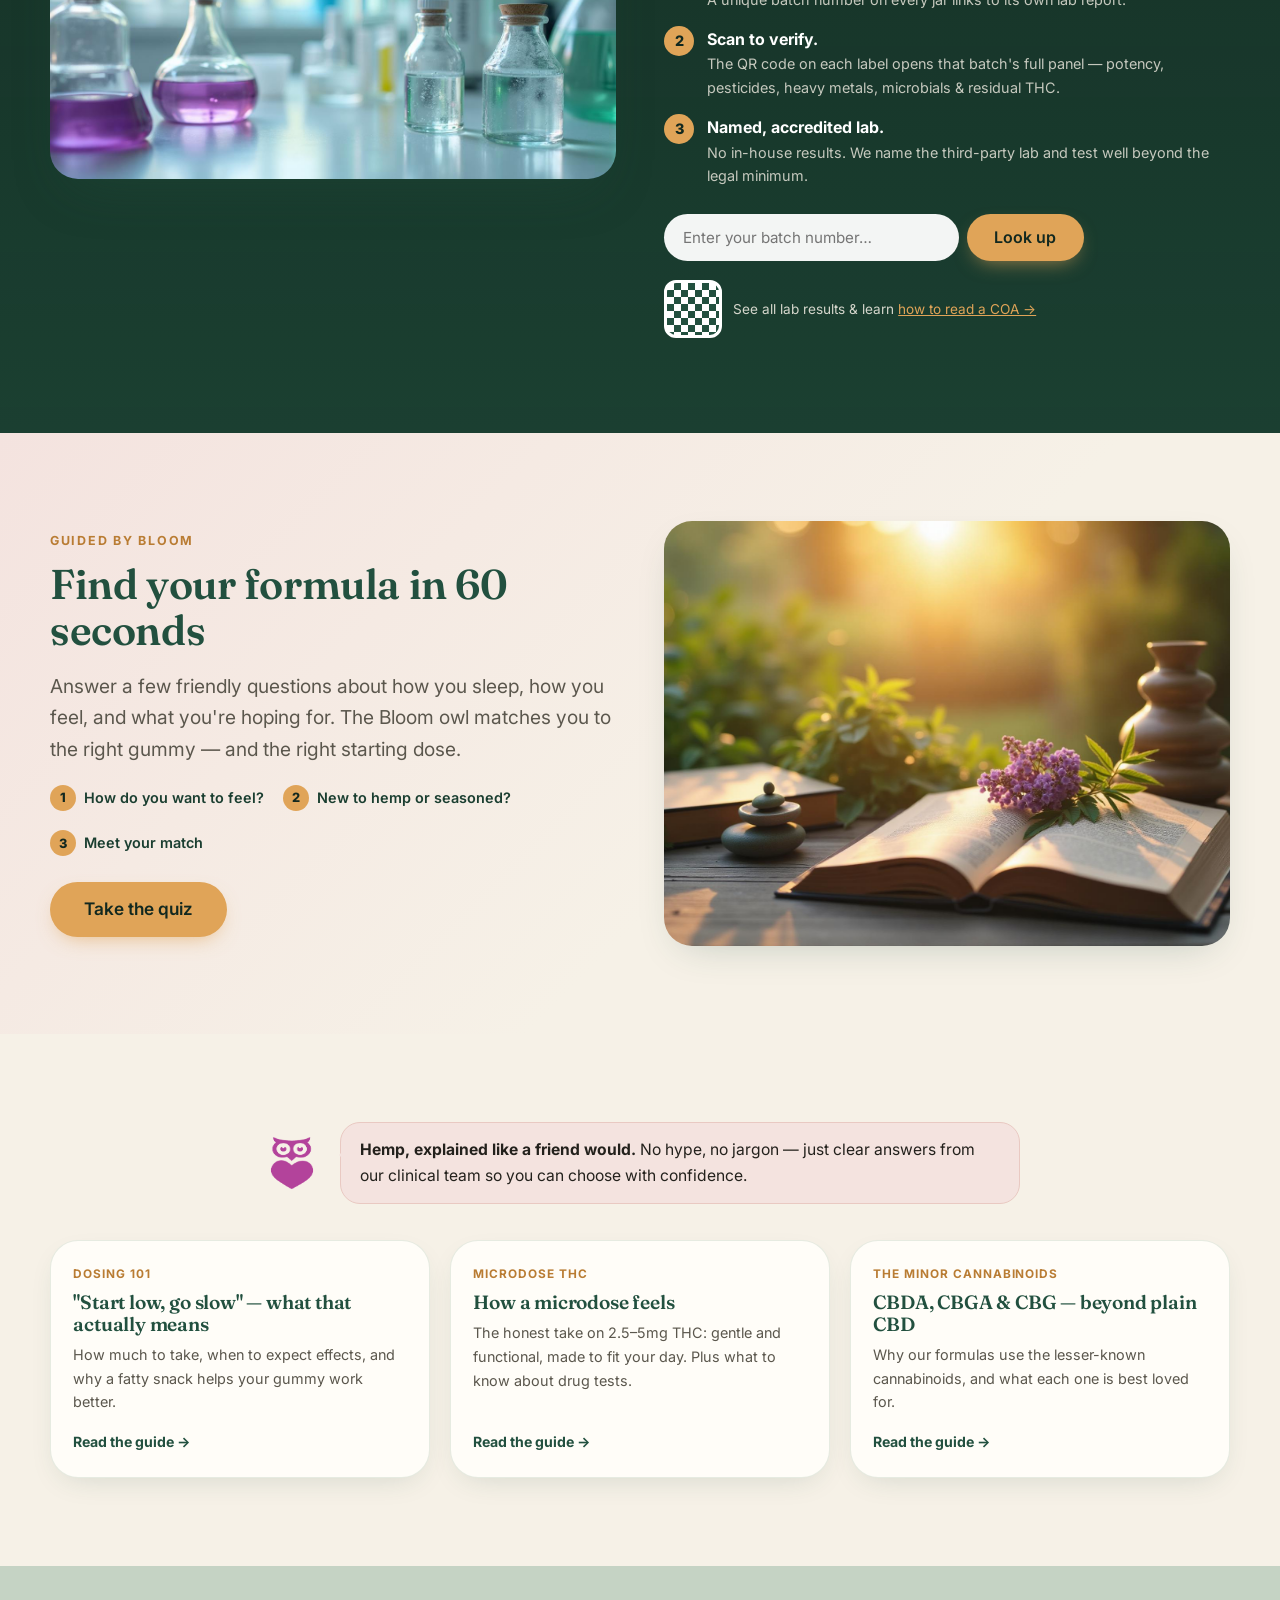
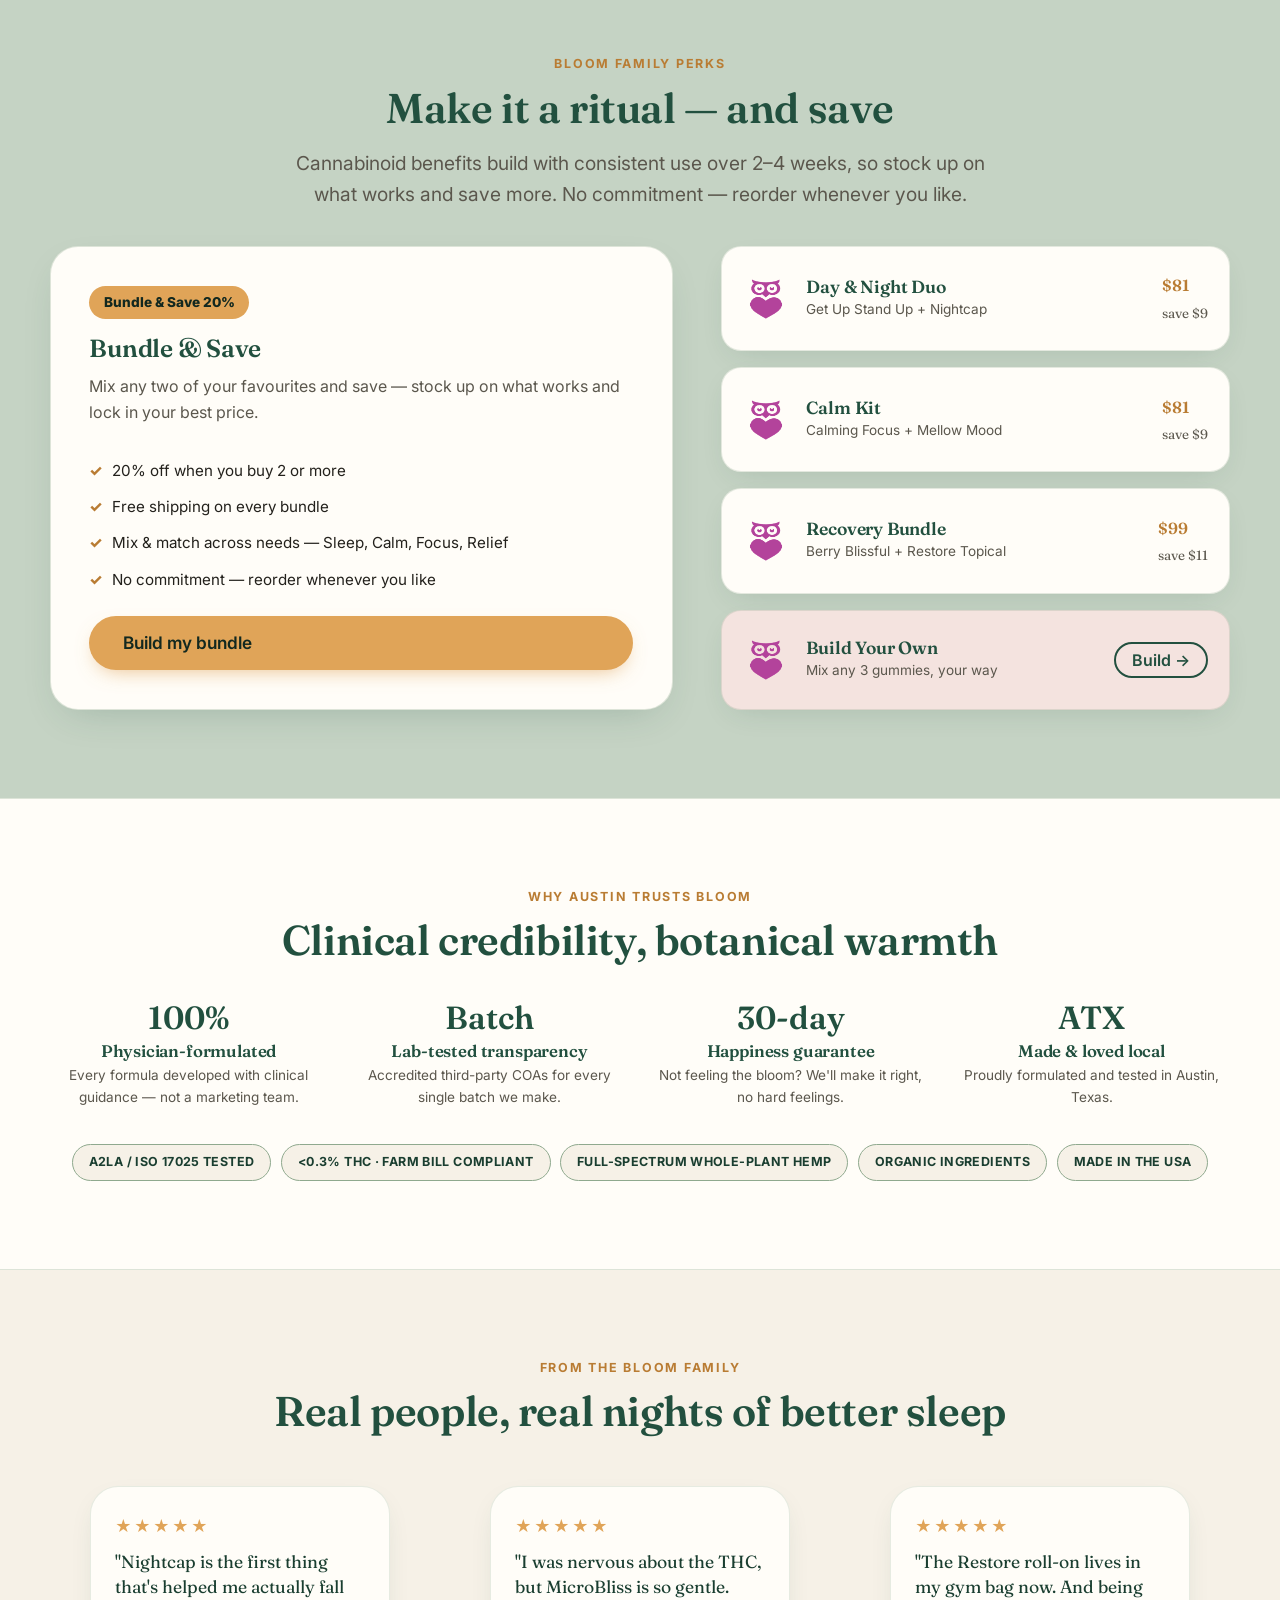
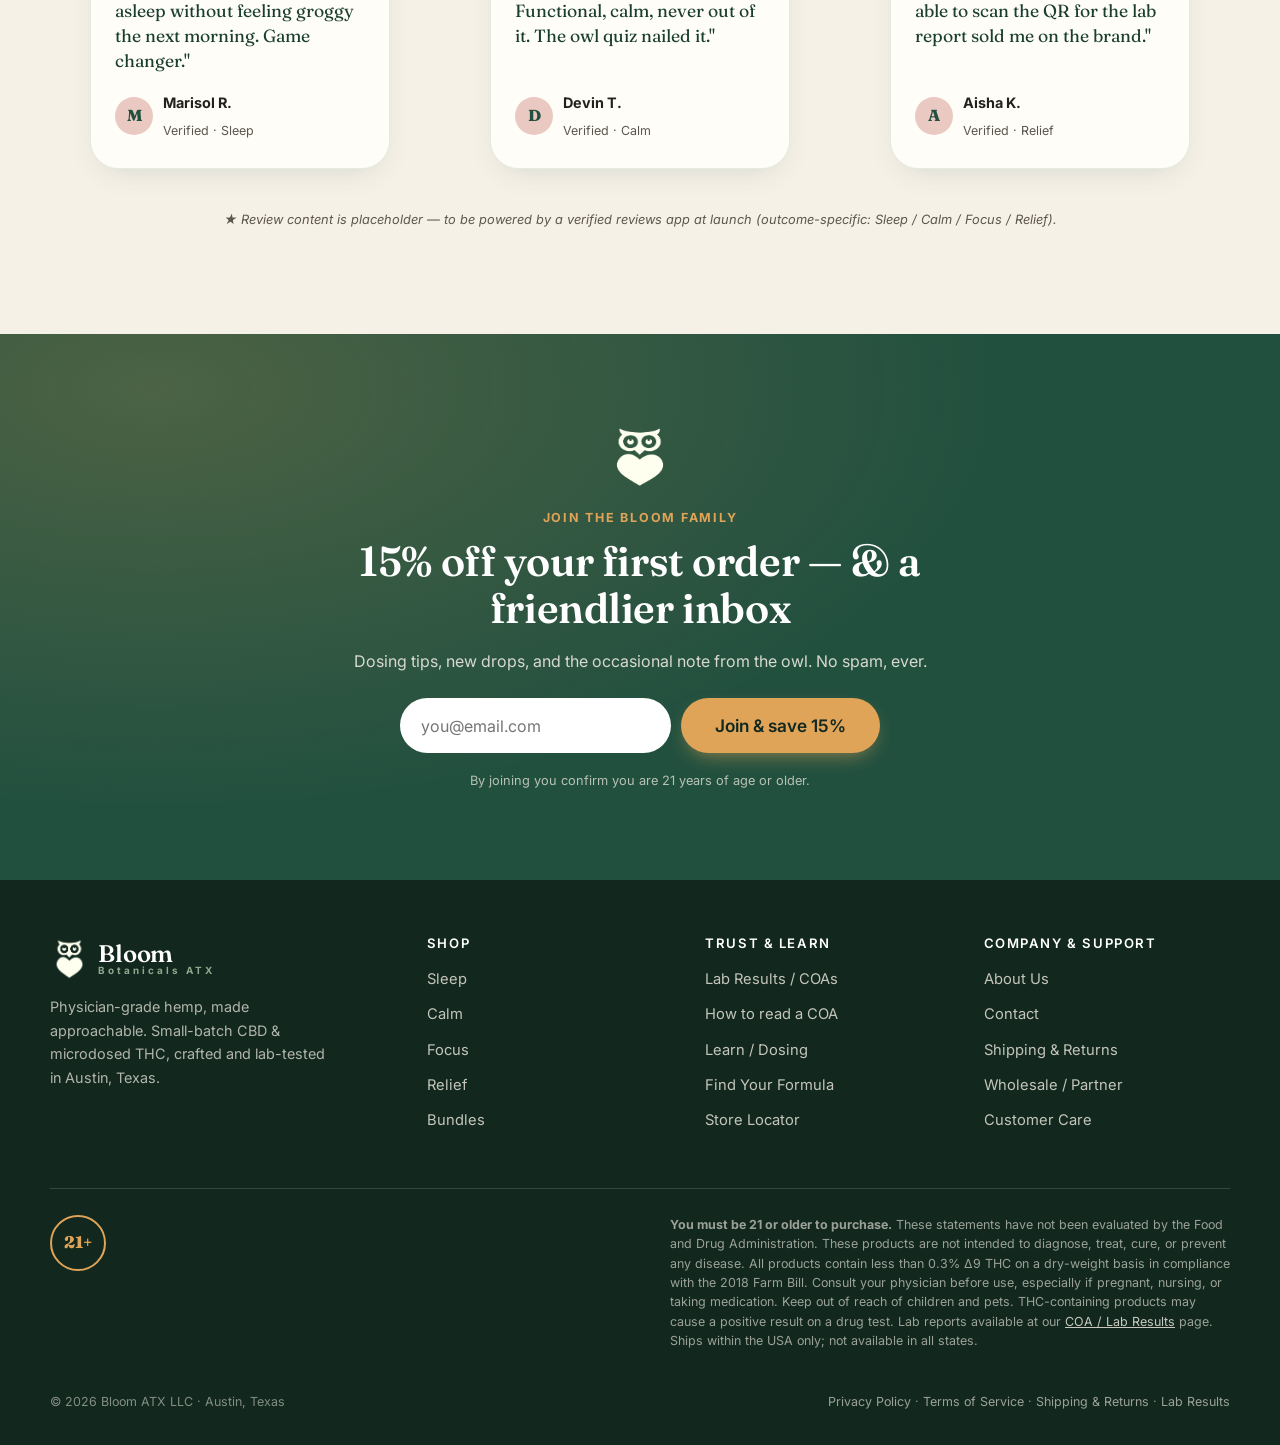
<file: direction-c/index.html>
<!DOCTYPE html>
<html lang="en">
<head>
  <meta charset="UTF-8" />
  <meta name="viewport" content="width=device-width, initial-scale=1.0" />
  <title>Bloom Botanicals ATX — Physician-Grade Hemp, Made Approachable</title>
  <meta name="description" content="Premium, physician-formulated CBD + microdosed THC gummies and topicals from Austin, TX. Third-party lab-tested, per-batch COAs, and a friendly guide for finding your formula." />
  <link rel="icon" href="../assets/bloom-owl-logo.png" />
  <!-- Google Fonts: Fraunces (display) + Inter (body) -->
  <link rel="preconnect" href="https://fonts.googleapis.com" />
  <link rel="preconnect" href="https://fonts.gstatic.com" crossorigin />
  <link href="https://fonts.googleapis.com/css2?family=Fraunces:ital,opsz,wght@0,9..144,400..600;1,9..144,400..600&family=Inter:wght@400;500;600;700;800&display=swap" rel="stylesheet" />
  <link rel="stylesheet" href="styles.css" />
</head>
<body>
  <a class="skip-link" href="#main">Skip to content</a>

  <!-- ===== Promo announcement bar ===== -->
  <div class="announce" role="region" aria-label="Promotion">
    🌸 <strong>Spring Awakening</strong> — Buy 2, get <strong>20% off</strong> + free shipping. <a href="#shop">Shop the bloom →</a>
  </div>

  <!-- ===== Header ===== -->
  <header class="site-header">
    <div class="wrap header-inner">
      <a class="brand" href="index.html" aria-label="Bloom Botanicals ATX home">
        <img src="../assets/bloom-owl-logo.png" alt="" />
        <span class="wordmark">Bloom<small>Botanicals ATX</small></span>
      </a>

      <nav class="main-nav" id="mainNav" aria-label="Primary">
        <ul>
          <li><a href="#shop"><img class="ico" src="../assets/29da8fd5-acdc-49ca-90f0-ac7375d206fd.png" alt="" aria-hidden="true" />Sleep</a></li>
          <li><a href="#shop"><img class="ico" src="../assets/954cb34a-2541-46c1-b62c-d9e32f37d4d7.png" alt="" aria-hidden="true" />Calm</a></li>
          <li><a href="#shop"><img class="ico" src="../assets/aceaea87-5675-4368-9794-f159b820fd1b.png" alt="" aria-hidden="true" />Focus</a></li>
          <li><a href="#shop"><img class="ico" src="../assets/954cb34a-2541-46c1-b62c-d9e32f37d4d7.png" alt="" aria-hidden="true" />Relief</a></li>
          <li><a href="#shop">Shop All</a></li>
          <li><a href="#coa">Lab Results</a></li>
          <li><a href="#quiz">Find Your Formula</a></li>
        </ul>
      </nav>

      <div class="header-actions">
        <button class="nav-toggle" id="navToggle" aria-expanded="false" aria-controls="mainNav" aria-label="Toggle menu">☰</button>
        <button class="icon-btn" aria-label="Shopping cart, 0 items">
          <span class="ib-label">Cart</span> <span class="cart-count">0</span>
        </button>
      </div>
    </div>
  </header>

  <main id="main">
    <!-- ===== Hero ===== -->
    <section class="hero">
      <div class="wrap hero-grid">
        <div class="hero-copy">
          <p class="eyebrow">Physician-formulated · Austin, Texas</p>
          <h1>Calmer days, <span class="honey-accent">softer nights.</span></h1>
          <p class="lede">Physician-grade hemp, made approachable. Small-batch CBD &amp; gently microdosed THC gummies — formulated by clinicians, lab-tested for every batch, and guided by a friendly owl who helps you find your fit.</p>
          <div class="hero-cta-row">
            <a href="#shop" class="btn btn--primary btn--lg">Shop by feeling</a>
            <a href="#quiz" class="btn btn--ghost btn--lg">Find your formula</a>
          </div>
          <div class="hero-reassure">
            <span>Third-party lab-tested</span>
            <span>Per-batch COAs</span>
            <span>Made in the USA</span>
            <span>30-day happiness guarantee</span>
          </div>
        </div>

        <div class="hero-media">
          <img src="../assets/products-shelf-wide-CRmDXsMz.jpg" alt="The Bloom Botanicals ATX gummy collection arranged on a warm wooden shelf beside a brass owl, lit by soft fairy lights." />
          <div class="owl-bubble">
            <img src="../assets/bloom-owl-logo.png" alt="" aria-hidden="true" />
            <p><strong>Hi, I'm Bloom.</strong> New to hemp? Start low, go slow — I'll help you pick the right gummy.</p>
          </div>
        </div>
      </div>
    </section>

    <!-- ===== Need-based shop entry ===== -->
    <section class="section" id="shop-by-need">
      <div class="wrap">
        <div class="owl-intro">
          <img src="../assets/954cb34a-2541-46c1-b62c-d9e32f37d4d7.png" alt="" aria-hidden="true" />
          <div class="owl-says">
            <p><strong>What are you looking for today?</strong> Tell me how you want to feel and I'll point you to the right formula. No chemistry degree required.</p>
          </div>
        </div>

        <nav class="needs-grid" aria-label="Shop by need">
          <a class="need-tile" href="#shop">
            <span class="need-owl"><img src="../assets/29da8fd5-acdc-49ca-90f0-ac7375d206fd.png" alt="Sleepy Bloom owl with closed eyes" /></span>
            <h3>Sleep</h3>
            <p>Wind down &amp; drift off</p>
            <span class="need-arrow">Shop Sleep →</span>
          </a>
          <a class="need-tile" href="#shop">
            <span class="need-owl"><img src="../assets/954cb34a-2541-46c1-b62c-d9e32f37d4d7.png" alt="Calm Bloom owl" /></span>
            <h3>Calm</h3>
            <p>Ease the everyday buzz</p>
            <span class="need-arrow">Shop Calm →</span>
          </a>
          <a class="need-tile" href="#shop">
            <span class="need-owl"><img src="../assets/aceaea87-5675-4368-9794-f159b820fd1b.png" alt="Alert Bloom owl" /></span>
            <h3>Focus</h3>
            <p>Clear-headed, steady days</p>
            <span class="need-arrow">Shop Focus →</span>
          </a>
          <a class="need-tile" href="#shop">
            <span class="need-owl"><img src="../assets/bloom-owl-logo.png" alt="Caring Bloom owl" /></span>
            <h3>Relief</h3>
            <p>Soothe aches &amp; recover</p>
            <span class="need-arrow">Shop Relief →</span>
          </a>
        </nav>
      </div>
    </section>

    <!-- ===== Featured products grid (all 7) ===== -->
    <section class="section" id="shop" style="padding-top:0;">
      <div class="wrap">
        <div class="center" style="margin-bottom:2.2rem;">
          <p class="eyebrow">The full bloom</p>
          <h2>Seven little ways to feel more like you</h2>
          <p class="lede">Every gummy is full-spectrum, clinician-formulated, and lab-tested by batch. $45 each — or save with a bundle.</p>
        </div>

        <div class="product-grid">
          <!-- Get Up Stand Up -->
          <article class="product-card">
            <div class="pc-media">
              <span class="pc-badge--new pc-badge">Daytime</span>
              <img src="../assets/0b803be7-9f13-4141-9545-272abb5d52e2.png" alt="Get Up Stand Up tangerine gummies jar" />
            </div>
            <div class="pc-body">
              <h3>Get Up Stand Up</h3>
              <p class="pc-flavor">Tangerine</p>
              <div class="pc-profile"><span class="chip">5mg CBDA</span><span class="chip">5mg CBGA</span></div>
              <p class="pc-use">Daytime energy &amp; clarity, without the jitters.</p>
              <div class="pc-foot"><span class="pc-price">$45</span><a class="btn btn--primary" href="product.html">Add</a></div>
            </div>
          </article>

          <!-- Calming Focus -->
          <article class="product-card">
            <div class="pc-media">
              <span class="pc-badge">CBD + CBDA</span>
              <img src="../assets/c3862e95-d32f-4ffc-96ca-685105f2033a.png" alt="Calming Focus lemon gummies jar" />
            </div>
            <div class="pc-body">
              <h3>Calming Focus</h3>
              <p class="pc-flavor">Lemon</p>
              <div class="pc-profile"><span class="chip">5mg CBD</span><span class="chip">5mg CBDA</span></div>
              <p class="pc-use">Daytime calm with a clear, focused head.</p>
              <div class="pc-foot"><span class="pc-price">$45</span><a class="btn btn--primary" href="product.html">Add</a></div>
            </div>
          </article>

          <!-- Mellow Mood -->
          <article class="product-card">
            <div class="pc-media">
              <span class="pc-badge--thcfree pc-badge">THC-Free</span>
              <img src="../assets/e09c8dc6-c494-4d54-a6cc-db8354c998ee.png" alt="Mellow Mood blueberry gummies jar" />
            </div>
            <div class="pc-body">
              <h3>Mellow Mood</h3>
              <p class="pc-flavor">Blueberry</p>
              <div class="pc-profile"><span class="chip">8.6mg CBG</span><span class="chip">1.4mg CBGA</span></div>
              <p class="pc-use">THC-free relaxation for mood &amp; gentle rest.</p>
              <div class="pc-foot"><span class="pc-price">$45</span><a class="btn btn--primary" href="product.html">Add</a></div>
            </div>
          </article>

          <!-- Berry Blissful -->
          <article class="product-card">
            <div class="pc-media">
              <span class="pc-badge">CBD + THC</span>
              <img src="../assets/290c608d-75a6-450c-9b06-08ad682e5442.png" alt="Berry Blissful mixed berry gummies jar" />
            </div>
            <div class="pc-body">
              <h3>Berry Blissful</h3>
              <p class="pc-flavor">Mixed Berry</p>
              <div class="pc-profile"><span class="chip">5mg CBD</span><span class="chip chip--thc">5mg THC</span></div>
              <p class="pc-use">For aches, mood &amp; melting off a stressful day.</p>
              <div class="pc-foot"><span class="pc-price">$45</span><a class="btn btn--primary" href="product.html">Add</a></div>
            </div>
          </article>

          <!-- Nightcap -->
          <article class="product-card">
            <div class="pc-media">
              <span class="pc-badge">Sleep</span>
              <img src="../assets/3789f35c-d64f-4ce9-b525-802829607a11.png" alt="Nightcap berry medley sleep gummies jar" />
            </div>
            <div class="pc-body">
              <h3>Nightcap</h3>
              <p class="pc-flavor">Berry Medley</p>
              <div class="pc-profile"><span class="chip">10mg CBG</span><span class="chip chip--thc">5mg THC</span></div>
              <p class="pc-use">Your evening ritual for a softer, deeper night.</p>
              <div class="pc-foot"><span class="pc-price">$45</span><a class="btn btn--primary" href="product.html">Add</a></div>
            </div>
          </article>

          <!-- MicroBliss -->
          <article class="product-card">
            <div class="pc-media">
              <span class="pc-badge--new pc-badge">Beginner</span>
              <img src="../assets/a9078033-a48c-4f73-ad45-ff1388b63ecf.png" alt="MicroBliss peach strawberry microdose gummies jar" />
            </div>
            <div class="pc-body">
              <h3>MicroBliss</h3>
              <p class="pc-flavor">Peach Strawberry</p>
              <div class="pc-profile"><span class="chip">2.5mg CBD</span><span class="chip chip--thc">2.5mg THC</span></div>
              <p class="pc-use">A gentle microdose — the perfect first step.</p>
              <div class="pc-foot"><span class="pc-price">$45</span><a class="btn btn--primary" href="product.html">Add</a></div>
            </div>
          </article>

          <!-- Restore Topical -->
          <article class="product-card">
            <div class="pc-media">
              <span class="pc-badge">Topical</span>
              <img src="../assets/29d37da1-b872-40b8-bd22-ed788ddb123b.png" alt="Restore Instant Relief topical roll-on" />
            </div>
            <div class="pc-body">
              <h3>Restore Instant Relief</h3>
              <p class="pc-flavor">Menthol + Copaiba</p>
              <div class="pc-profile"><span class="chip">CBD</span><span class="chip">CBDA</span><span class="chip">Copaiba</span></div>
              <p class="pc-use">Targeted relief for tired muscles &amp; stiff joints.</p>
              <div class="pc-foot"><span class="pc-price">$65</span><a class="btn btn--primary" href="product.html">Add</a></div>
            </div>
          </article>

          <!-- Quiz CTA card -->
          <article class="product-card" style="background:var(--blush-soft);justify-content:center;align-items:center;text-align:center;padding:1.5rem;">
            <img src="../assets/954cb34a-2541-46c1-b62c-d9e32f37d4d7.png" alt="" aria-hidden="true" style="width:80px;height:80px;filter:var(--owl-green);margin-bottom:0.8rem;" />
            <h3 style="margin-bottom:0.4rem;">Not sure?</h3>
            <p class="pc-use" style="flex:initial;">Let me match you in 60 seconds.</p>
            <a class="btn btn--ghost" href="#quiz">Find your formula</a>
          </article>
        </div>
      </div>
    </section>

    <!-- ===== COA / transparency block ===== -->
    <section class="section coa" id="coa">
      <div class="wrap coa-grid">
        <div class="coa-media">
          <img src="../assets/coa-hero-FD-RbU7w.jpg" alt="A Certificate of Analysis lab report displayed beside Bloom hemp products." />
        </div>
        <div class="coa-copy">
          <p class="eyebrow">Transparency you can scan</p>
          <h2>Every batch, tested. Every result, yours.</h2>
          <p>Roughly half the CBD products independently tested don't match their label. We refuse to be in that half. Each Bloom batch is verified by an accredited third-party lab (A2LA / ISO&nbsp;17025) — and you can read the report before you ever open the jar.</p>
          <ul class="coa-points">
            <li><span class="num">1</span><span><strong>Per-batch COAs.</strong> A unique batch number on every jar links to its own lab report.</span></li>
            <li><span class="num">2</span><span><strong>Scan to verify.</strong> The QR code on each label opens that batch's full panel — potency, pesticides, heavy metals, microbials &amp; residual THC.</span></li>
            <li><span class="num">3</span><span><strong>Named, accredited lab.</strong> No in-house results. We name the third-party lab and test well beyond the legal minimum.</span></li>
          </ul>
          <form class="coa-search" onsubmit="return false;" role="search" aria-label="Look up your batch number">
            <label for="batch" class="sr-only" style="position:absolute;left:-9999px;">Batch number</label>
            <input id="batch" type="text" placeholder="Enter your batch number…" />
            <button class="btn btn--primary" type="submit">Look up</button>
          </form>
          <div class="coa-qr">
            <span class="qr-box" aria-hidden="true"></span>
            <span>See all lab results &amp; learn <a href="#" style="color:var(--honey);text-decoration:underline;">how to read a COA →</a></span>
          </div>
        </div>
      </div>
    </section>

    <!-- ===== Find Your Formula quiz teaser ===== -->
    <section class="section quiz" id="quiz">
      <div class="wrap quiz-grid">
        <div class="quiz-copy">
          <p class="eyebrow">Guided by Bloom</p>
          <h2>Find your formula in 60 seconds</h2>
          <p class="lede">Answer a few friendly questions about how you sleep, how you feel, and what you're hoping for. The Bloom owl matches you to the right gummy — and the right starting dose.</p>
          <div class="quiz-steps">
            <span class="quiz-step"><span class="qn">1</span> How do you want to feel?</span>
            <span class="quiz-step"><span class="qn">2</span> New to hemp or seasoned?</span>
            <span class="quiz-step"><span class="qn">3</span> Meet your match</span>
          </div>
          <a class="btn btn--primary btn--lg" href="#">Take the quiz</a>
        </div>
        <div class="quiz-media">
          <img src="../assets/formula-finder-hero-D2OlPq_B.jpg" alt="A calming flat-lay used to introduce the Find Your Formula quiz." />
        </div>
      </div>
    </section>

    <!-- ===== Education teaser ===== -->
    <section class="section" id="learn">
      <div class="wrap">
        <div class="owl-intro">
          <img src="../assets/aceaea87-5675-4368-9794-f159b820fd1b.png" alt="" aria-hidden="true" />
          <div class="owl-says">
            <p><strong>Hemp, explained like a friend would.</strong> No hype, no jargon — just clear answers from our clinical team so you can choose with confidence.</p>
          </div>
        </div>

        <div class="edu-grid">
          <a class="edu-card" href="#">
            <span class="edu-tag">Dosing 101</span>
            <h3>"Start low, go slow" — what that actually means</h3>
            <p>How much to take, when to expect effects, and why a fatty snack helps your gummy work better.</p>
            <span class="edu-link">Read the guide →</span>
          </a>
          <a class="edu-card" href="#">
            <span class="edu-tag">Microdose THC</span>
            <h3>How a microdose feels</h3>
            <p>The honest take on 2.5–5mg THC: gentle and functional, made to fit your day. Plus what to know about drug tests.</p>
            <span class="edu-link">Read the guide →</span>
          </a>
          <a class="edu-card" href="#">
            <span class="edu-tag">The minor cannabinoids</span>
            <h3>CBDA, CBGA &amp; CBG — beyond plain CBD</h3>
            <p>Why our formulas use the lesser-known cannabinoids, and what each one is best loved for.</p>
            <span class="edu-link">Read the guide →</span>
          </a>
        </div>
      </div>
    </section>

    <!-- ===== Bundle & Save / bundles teaser ===== -->
    <section class="section bundles" id="bundles">
      <div class="wrap">
        <div class="center" style="margin-bottom:2.2rem;">
          <p class="eyebrow">Bloom Family perks</p>
          <h2>Make it a ritual — and save</h2>
          <p class="lede">Cannabinoid benefits build with consistent use over 2–4 weeks, so stock up on what works and save more. No commitment — reorder whenever you like.</p>
        </div>

        <div class="bundle-grid">
          <div class="sub-card">
            <span class="save-pill">Bundle &amp; Save 20%</span>
            <h3>Bundle &amp; Save</h3>
            <p>Mix any two of your favourites and save — stock up on what works and lock in your best price.</p>
            <ul class="sub-benefits">
              <li>20% off when you buy 2 or more</li>
              <li>Free shipping on every bundle</li>
              <li>Mix &amp; match across needs — Sleep, Calm, Focus, Relief</li>
              <li>No commitment — reorder whenever you like</li>
            </ul>
            <a class="btn btn--primary btn--lg" href="#shop">Build my bundle</a>
          </div>

          <div class="bundle-stack">
            <div class="bundle-item">
              <img class="b-owl" src="../assets/aceaea87-5675-4368-9794-f159b820fd1b.png" alt="" aria-hidden="true" />
              <div><h3>Day &amp; Night Duo</h3><p>Get Up Stand Up + Nightcap</p></div>
              <span class="b-price">$81<br><small style="font-weight:400;color:var(--ink-soft);">save $9</small></span>
            </div>
            <div class="bundle-item">
              <img class="b-owl" src="../assets/954cb34a-2541-46c1-b62c-d9e32f37d4d7.png" alt="" aria-hidden="true" />
              <div><h3>Calm Kit</h3><p>Calming Focus + Mellow Mood</p></div>
              <span class="b-price">$81<br><small style="font-weight:400;color:var(--ink-soft);">save $9</small></span>
            </div>
            <div class="bundle-item">
              <img class="b-owl" src="../assets/bloom-owl-logo.png" alt="" aria-hidden="true" />
              <div><h3>Recovery Bundle</h3><p>Berry Blissful + Restore Topical</p></div>
              <span class="b-price">$99<br><small style="font-weight:400;color:var(--ink-soft);">save $11</small></span>
            </div>
            <div class="bundle-item" style="background:var(--blush-soft);">
              <img class="b-owl" src="../assets/954cb34a-2541-46c1-b62c-d9e32f37d4d7.png" alt="" aria-hidden="true" />
              <div><h3>Build Your Own</h3><p>Mix any 3 gummies, your way</p></div>
              <span class="b-price"><a class="btn btn--ghost" href="#shop" style="padding:0.5rem 1rem;">Build →</a></span>
            </div>
          </div>
        </div>
      </div>
    </section>

    <!-- ===== Trust signals ===== -->
    <section class="section trust" id="trust">
      <div class="wrap">
        <div class="center" style="margin-bottom:2.4rem;">
          <p class="eyebrow">Why Austin trusts Bloom</p>
          <h2>Clinical credibility, botanical warmth</h2>
        </div>
        <div class="trust-grid">
          <div class="trust-item">
            <div class="ti-num">100%</div>
            <h3>Physician-formulated</h3>
            <p>Every formula developed with clinical guidance — not a marketing team.</p>
          </div>
          <div class="trust-item">
            <div class="ti-num">Batch</div>
            <h3>Lab-tested transparency</h3>
            <p>Accredited third-party COAs for every single batch we make.</p>
          </div>
          <div class="trust-item">
            <div class="ti-num">30-day</div>
            <h3>Happiness guarantee</h3>
            <p>Not feeling the bloom? We'll make it right, no hard feelings.</p>
          </div>
          <div class="trust-item">
            <div class="ti-num">ATX</div>
            <h3>Made &amp; loved local</h3>
            <p>Proudly formulated and tested in Austin, Texas.</p>
          </div>
        </div>
        <div class="trust-badges">
          <span class="trust-badge">A2LA / ISO 17025 Tested</span>
          <span class="trust-badge">&lt;0.3% THC · Farm Bill Compliant</span>
          <span class="trust-badge">Full-Spectrum Whole-Plant Hemp</span>
          <span class="trust-badge">Organic Ingredients</span>
          <span class="trust-badge">Made in the USA</span>
        </div>
      </div>
    </section>

    <!-- ===== Reviews placeholder ===== -->
    <section class="section reviews" id="reviews">
      <div class="wrap">
        <div class="center" style="margin-bottom:2.2rem;">
          <p class="eyebrow">From the Bloom Family</p>
          <h2>Real people, real nights of better sleep</h2>
        </div>
        <div class="review-grid">
          <figure class="review-card">
            <div class="stars" aria-label="5 out of 5 stars">★★★★★</div>
            <blockquote>"Nightcap is the first thing that's helped me actually fall asleep without feeling groggy the next morning. Game changer."</blockquote>
            <figcaption class="review-meta">
              <span class="avatar">M</span>
              <span><span class="rm-name">Marisol R.</span><br><span class="rm-need">Verified · Sleep</span></span>
            </figcaption>
          </figure>
          <figure class="review-card">
            <div class="stars" aria-label="5 out of 5 stars">★★★★★</div>
            <blockquote>"I was nervous about the THC, but MicroBliss is so gentle. Functional, calm, never out of it. The owl quiz nailed it."</blockquote>
            <figcaption class="review-meta">
              <span class="avatar">D</span>
              <span><span class="rm-name">Devin T.</span><br><span class="rm-need">Verified · Calm</span></span>
            </figcaption>
          </figure>
          <figure class="review-card">
            <div class="stars" aria-label="5 out of 5 stars">★★★★★</div>
            <blockquote>"The Restore roll-on lives in my gym bag now. And being able to scan the QR for the lab report sold me on the brand."</blockquote>
            <figcaption class="review-meta">
              <span class="avatar">A</span>
              <span><span class="rm-name">Aisha K.</span><br><span class="rm-need">Verified · Relief</span></span>
            </figcaption>
          </figure>
        </div>
        <p class="review-placeholder-note">★ Review content is placeholder — to be powered by a verified reviews app at launch (outcome-specific: Sleep / Calm / Focus / Relief).</p>
      </div>
    </section>

    <!-- ===== Email capture / Join the Bloom Family ===== -->
    <section class="section capture" id="join">
      <div class="wrap capture-inner">
        <img class="owl-mark" src="../assets/bloom-owl-logo.png" alt="" aria-hidden="true" />
        <p class="eyebrow" style="color:var(--honey);">Join the Bloom Family</p>
        <h2>15% off your first order — &amp; a friendlier inbox</h2>
        <p>Dosing tips, new drops, and the occasional note from the owl. No spam, ever.</p>
        <form class="capture-form" onsubmit="return false;" aria-label="Email sign up">
          <label for="email" style="position:absolute;left:-9999px;">Email address</label>
          <input id="email" type="email" placeholder="you@email.com" required />
          <button class="btn btn--primary btn--lg" type="submit">Join &amp; save 15%</button>
        </form>
        <small>By joining you confirm you are 21 years of age or older.</small>
      </div>
    </section>
  </main>

  <!-- ===== Footer ===== -->
  <footer class="site-footer">
    <div class="wrap footer-top">
      <div class="footer-brand">
        <a class="brand" href="index.html" aria-label="Bloom Botanicals ATX home">
          <img src="../assets/bloom-owl-logo.png" alt="" />
          <span class="wordmark">Bloom<small>Botanicals ATX</small></span>
        </a>
        <p>Physician-grade hemp, made approachable. Small-batch CBD &amp; microdosed THC, crafted and lab-tested in Austin, Texas.</p>
      </div>
      <div class="footer-col">
        <h4>Shop</h4>
        <ul>
          <li><a href="#shop">Sleep</a></li>
          <li><a href="#shop">Calm</a></li>
          <li><a href="#shop">Focus</a></li>
          <li><a href="#shop">Relief</a></li>
          <li><a href="#bundles">Bundles</a></li>
        </ul>
      </div>
      <div class="footer-col">
        <h4>Trust &amp; Learn</h4>
        <ul>
          <li><a href="#coa">Lab Results / COAs</a></li>
          <li><a href="#coa">How to read a COA</a></li>
          <li><a href="#learn">Learn / Dosing</a></li>
          <li><a href="#quiz">Find Your Formula</a></li>
          <li><a href="#">Store Locator</a></li>
        </ul>
      </div>
      <div class="footer-col">
        <h4>Company &amp; Support</h4>
        <ul>
          <li><a href="#">About Us</a></li>
          <li><a href="#">Contact</a></li>
          <li><a href="#">Shipping &amp; Returns</a></li>
          <li><a href="#">Wholesale / Partner</a></li>
          <li><a href="#">Customer Care</a></li>
        </ul>
      </div>
    </div>

    <div class="wrap">
      <div class="disclaimer">
        <span class="age-badge" aria-hidden="true">21+</span>
        <p>
          <strong>You must be 21 or older to purchase.</strong> These statements have not been evaluated by the Food and Drug Administration. These products are not intended to diagnose, treat, cure, or prevent any disease. All products contain less than 0.3% Δ9 THC on a dry-weight basis in compliance with the 2018 Farm Bill. Consult your physician before use, especially if pregnant, nursing, or taking medication. Keep out of reach of children and pets. THC-containing products may cause a positive result on a drug test. Lab reports available at our <a href="#coa">COA / Lab Results</a> page. Ships within the USA only; not available in all states.
        </p>
      </div>
      <div class="footer-legal">
        <span>© 2026 Bloom ATX LLC · Austin, Texas</span>
        <span>
          <a href="#">Privacy Policy</a> · <a href="#">Terms of Service</a> · <a href="#">Shipping &amp; Returns</a> · <a href="#coa">Lab Results</a>
        </span>
      </div>
    </div>
  </footer>

  <script>
    // Minimal vanilla JS: mobile nav toggle
    (function () {
      var t = document.getElementById('navToggle');
      var n = document.getElementById('mainNav');
      if (t && n) {
        t.addEventListener('click', function () {
          var open = n.classList.toggle('is-open');
          t.setAttribute('aria-expanded', open ? 'true' : 'false');
        });
        n.addEventListener('click', function (e) {
          if (e.target.tagName === 'A' && n.classList.contains('is-open')) {
            n.classList.remove('is-open');
            t.setAttribute('aria-expanded', 'false');
          }
        });
      }
    })();
  </script>
</body>
</html>
</file>
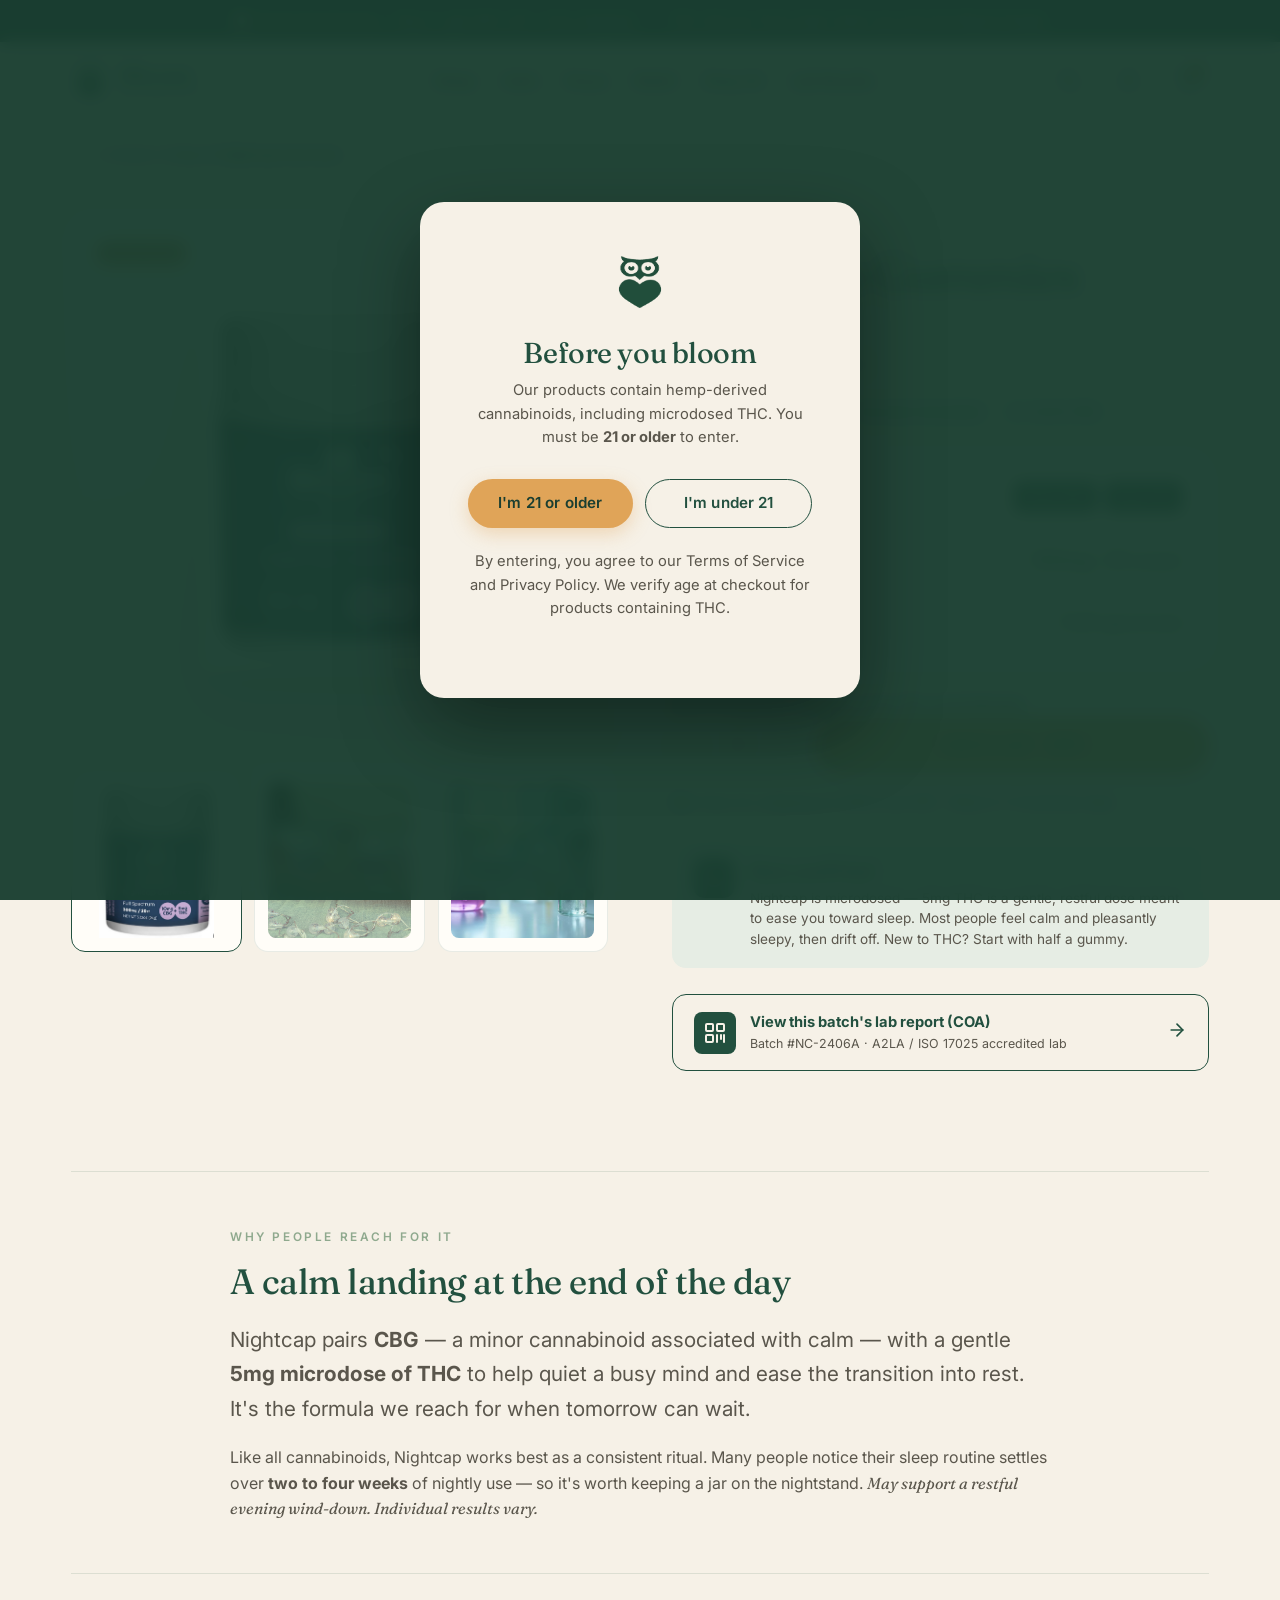
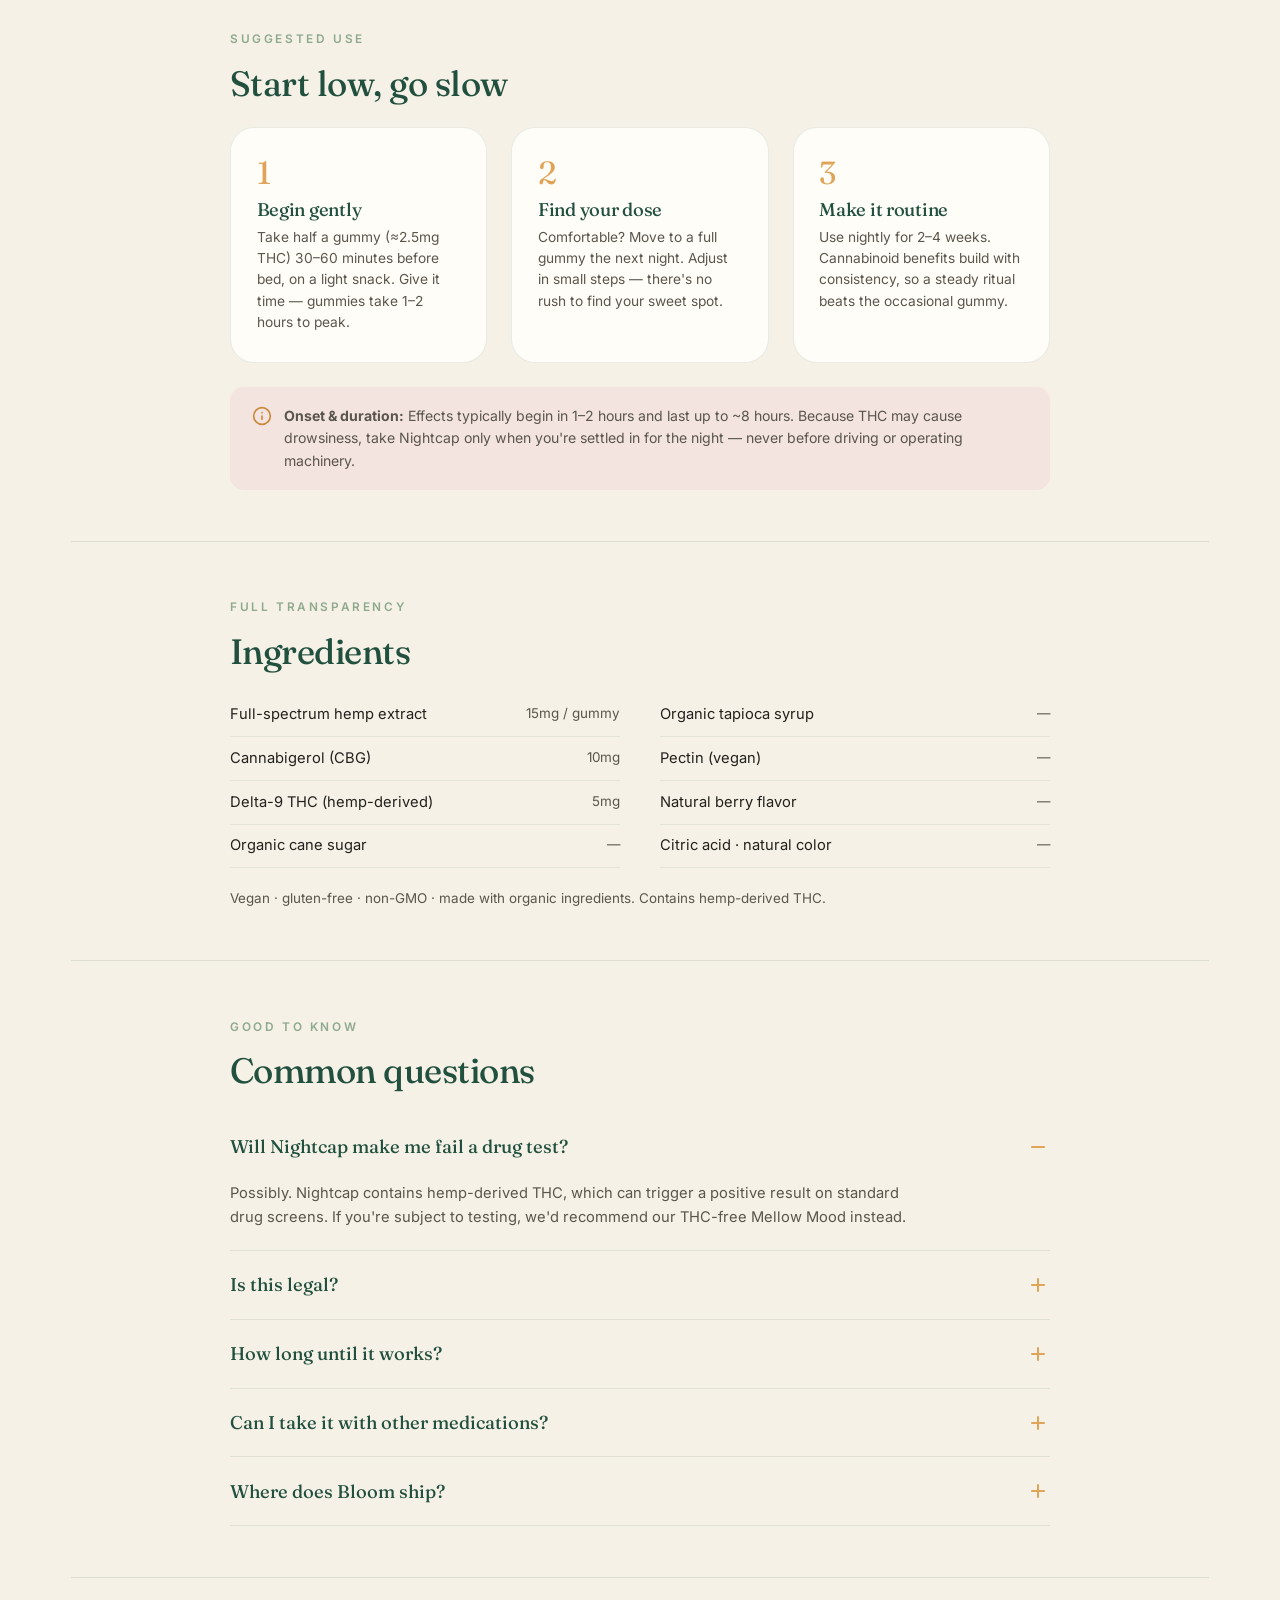
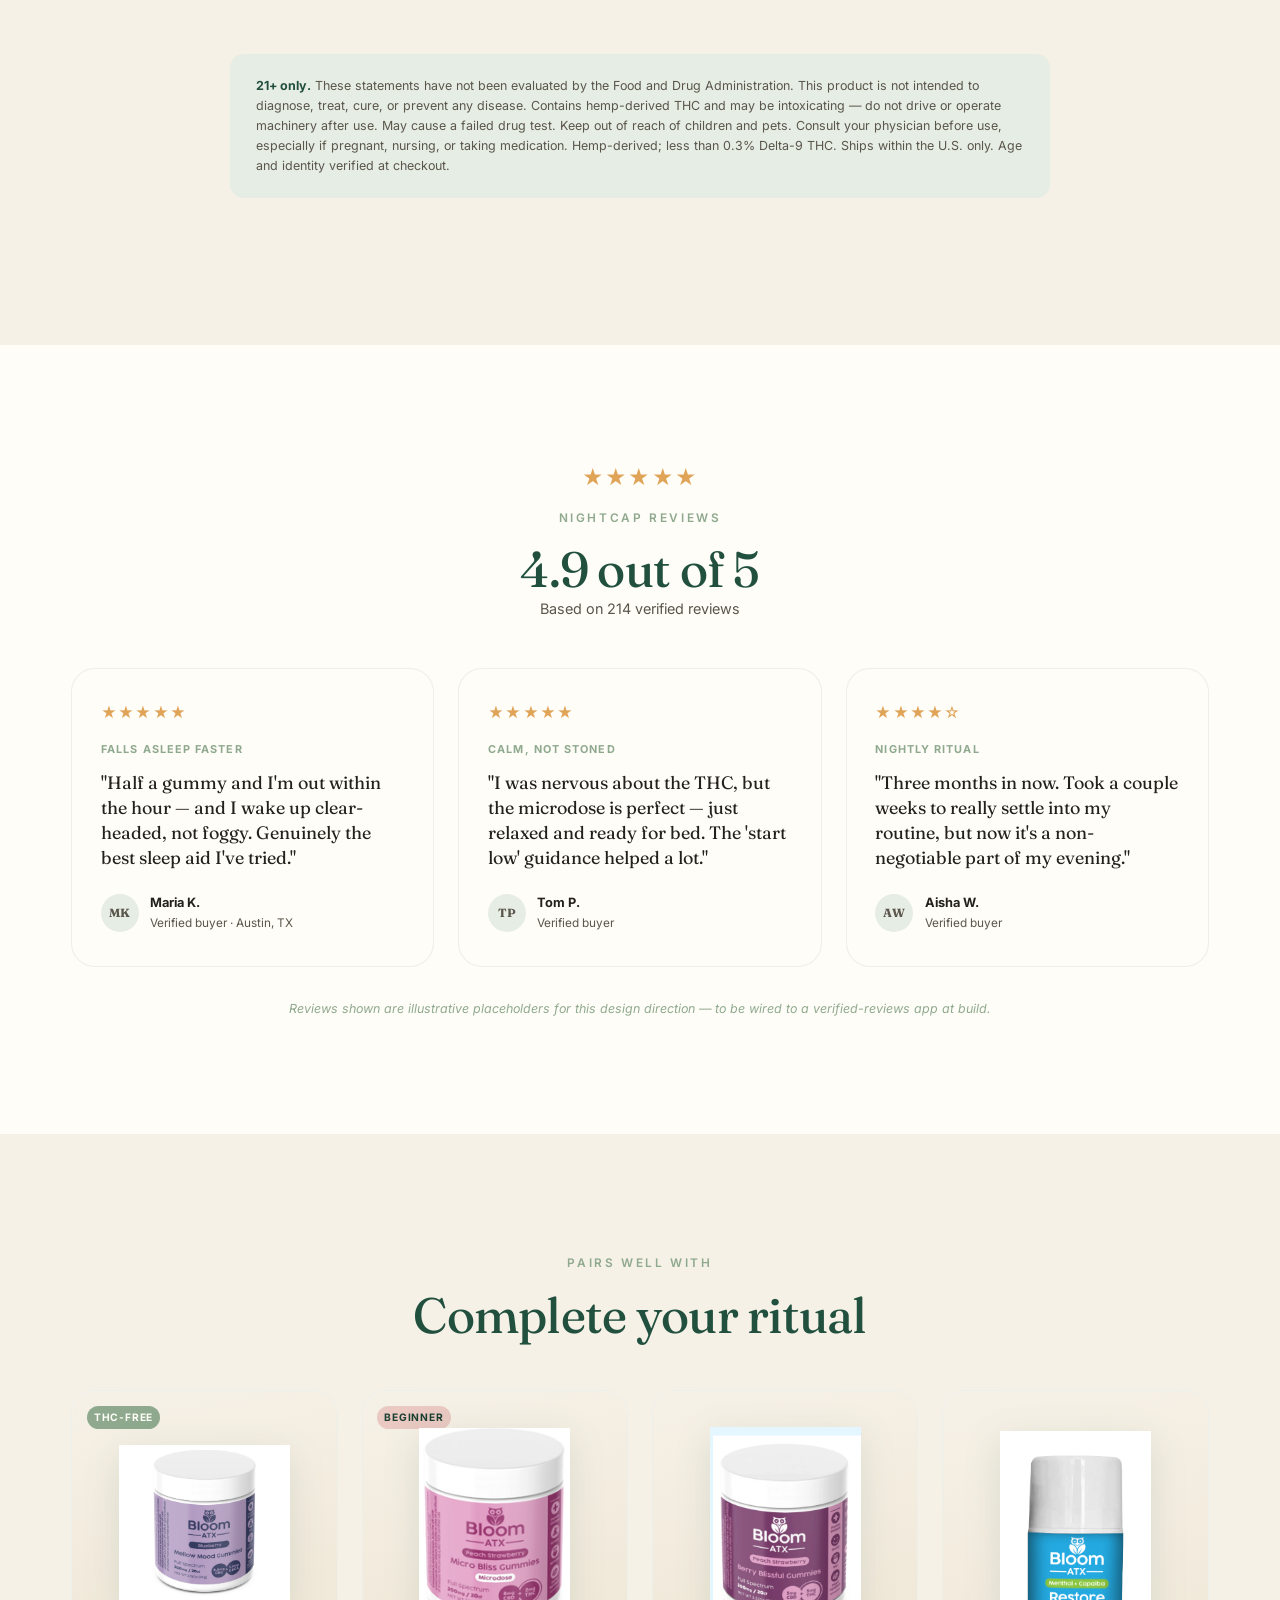
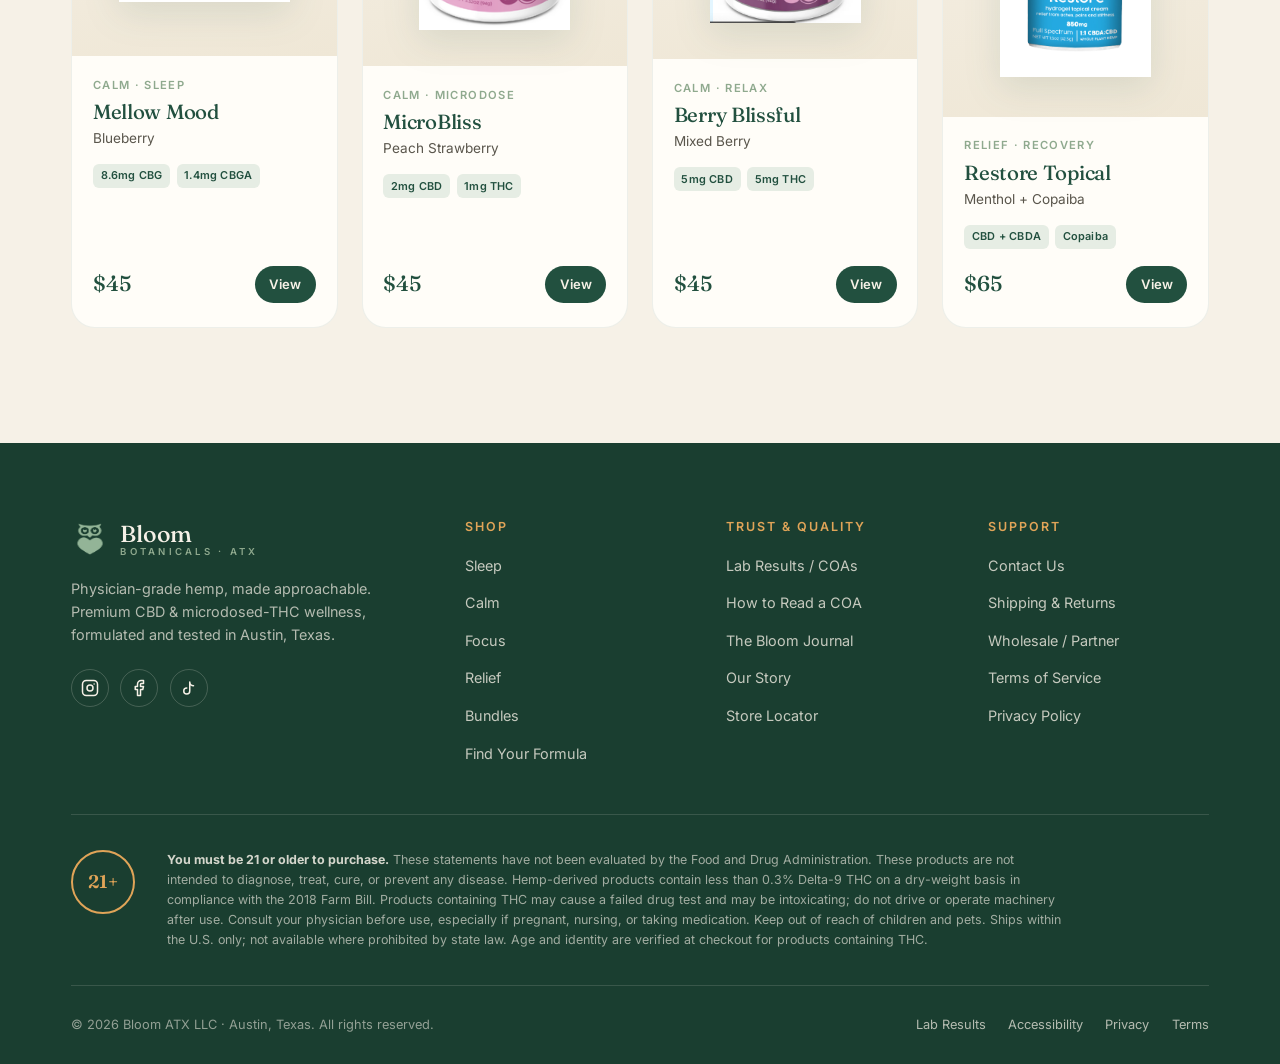
<file: direction-a/product.html>
<!DOCTYPE html>
<html lang="en">
<head>
  <meta charset="UTF-8" />
  <meta name="viewport" content="width=device-width, initial-scale=1.0" />
  <title>Nightcap Gummies — Berry Medley | Bloom Botanicals ATX</title>
  <meta name="description" content="Nightcap Gummies by Bloom Botanicals ATX — 10mg CBG + 5mg THC, Berry Medley. Physician-formulated for restful sleep. Third-party lab-tested, per-batch COA. 21+." />
  <link rel="preconnect" href="https://fonts.googleapis.com" />
  <link rel="preconnect" href="https://fonts.gstatic.com" crossorigin />
  <link href="https://fonts.googleapis.com/css2?family=Fraunces:ital,opsz,wght@0,9..144,400..600;1,9..144,400..500&family=Inter:wght@400;500;600;700&display=swap" rel="stylesheet" />
  <link rel="stylesheet" href="styles.css" />
</head>
<body>

  <!-- ============================ AGE GATE ============================ -->
  <div class="age-gate" id="ageGate" hidden>
    <div class="age-gate__card" role="dialog" aria-modal="true" aria-labelledby="ageGateTitle">
      <img class="age-gate__owl" src="../assets/bloom-owl-logo.png" alt="Bloom Botanicals ATX owl" />
      <h2 id="ageGateTitle">Before you bloom</h2>
      <p>Our products contain hemp-derived cannabinoids, including microdosed THC. You must be <strong>21 or older</strong> to enter.</p>
      <div class="age-gate__btns">
        <button class="btn btn--primary" id="ageYes">I'm 21 or older</button>
        <button class="btn btn--outline" id="ageNo">I'm under 21</button>
      </div>
      <p class="age-gate__legal">By entering, you agree to our Terms of Service and Privacy Policy. We verify age at checkout for products containing THC.</p>
    </div>
  </div>

  <!-- ============================ PROMO BAR ============================ -->
  <div class="promo-bar" role="region" aria-label="Promotions">
    <span>🌸 <strong>Spring Awakening</strong> — Buy 2, get 20% off + free shipping</span>
    <span class="sep" aria-hidden="true">·</span>
    <span class="promo-2">15% off your first order when you join the Bloom Family</span>
  </div>

  <!-- ============================ HEADER ============================ -->
  <header class="site-header">
    <div class="wrap header-inner">
      <a href="index.html" class="brand" aria-label="Bloom Botanicals ATX home">
        <img class="brand__owl" src="../assets/bloom-owl-logo.png" alt="" aria-hidden="true" />
        <span class="brand__name">Bloom<span>BOTANICALS · ATX</span></span>
      </a>
      <nav class="nav" aria-label="Primary">
        <ul class="nav__links">
          <li><a href="index.html#products">Sleep</a></li>
          <li><a href="index.html#products">Calm</a></li>
          <li><a href="index.html#products">Focus</a></li>
          <li><a href="index.html#products">Relief</a></li>
          <li><a href="index.html#products" class="nav__shop">Shop All</a></li>
          <li><a href="index.html#coa">Lab Results</a></li>
        </ul>
      </nav>
      <div class="header-actions">
        <button class="icon-btn" aria-label="Search">
          <svg viewBox="0 0 24 24" fill="none" stroke="currentColor" stroke-width="2" stroke-linecap="round" stroke-linejoin="round"><circle cx="11" cy="11" r="7"/><line x1="21" y1="21" x2="16.65" y2="16.65"/></svg>
        </button>
        <a href="#" class="icon-btn" aria-label="Account">
          <svg viewBox="0 0 24 24" fill="none" stroke="currentColor" stroke-width="2" stroke-linecap="round" stroke-linejoin="round"><path d="M20 21v-2a4 4 0 0 0-4-4H8a4 4 0 0 0-4 4v2"/><circle cx="12" cy="7" r="4"/></svg>
        </a>
        <button class="icon-btn" aria-label="Cart, 0 items">
          <svg viewBox="0 0 24 24" fill="none" stroke="currentColor" stroke-width="2" stroke-linecap="round" stroke-linejoin="round"><circle cx="9" cy="21" r="1"/><circle cx="20" cy="21" r="1"/><path d="M1 1h4l2.68 13.39a2 2 0 0 0 2 1.61h9.72a2 2 0 0 0 2-1.61L23 6H6"/></svg>
          <span class="cart-count">0</span>
        </button>
        <button class="icon-btn nav-toggle" aria-label="Menu" id="navToggle">
          <svg viewBox="0 0 24 24" fill="none" stroke="currentColor" stroke-width="2" stroke-linecap="round"><line x1="4" y1="7" x2="20" y2="7"/><line x1="4" y1="12" x2="20" y2="12"/><line x1="4" y1="17" x2="20" y2="17"/></svg>
        </button>
      </div>
    </div>
  </header>

  <!-- ============================ BREADCRUMB ============================ -->
  <nav class="breadcrumb wrap" aria-label="Breadcrumb">
    <ol>
      <li><a href="index.html">Home</a></li>
      <li class="sep" aria-hidden="true">/</li>
      <li><a href="index.html#products">Sleep</a></li>
      <li class="sep" aria-hidden="true">/</li>
      <li aria-current="page">Nightcap Gummies</li>
    </ol>
  </nav>

  <main>
    <!-- ============================ PDP MAIN ============================ -->
    <section class="pdp wrap">
      <div class="pdp__grid">

        <!-- GALLERY -->
        <div class="gallery">
          <div class="gallery__main">
            <span class="gallery__tag">Bestseller</span>
            <img id="galleryMain" src="../assets/3789f35c-d64f-4ce9-b525-802829607a11.png" alt="Nightcap Gummies jar — Berry Medley, 300mg full spectrum" />
          </div>
          <div class="gallery__thumbs">
            <button class="gallery__thumb" aria-current="true" aria-label="View jar, front">
              <img src="../assets/3789f35c-d64f-4ce9-b525-802829607a11.png" alt="" />
            </button>
            <button class="gallery__thumb" aria-label="View collection lineup">
              <img src="../assets/products-shelf-wide-CRmDXsMz.jpg" alt="" style="width:100%;height:100%;object-fit:cover;border-radius:8px;" />
            </button>
            <button class="gallery__thumb" aria-label="View lab testing">
              <img src="../assets/coa-hero-FD-RbU7w.jpg" alt="" style="width:100%;height:100%;object-fit:cover;border-radius:8px;" />
            </button>
          </div>
        </div>

        <!-- BUY BOX -->
        <div class="buybox">
          <p class="buybox__need">Sleep · Evening ritual</p>
          <h1>Nightcap Gummies</h1>
          <p class="buybox__flavor">Berry Medley</p>
          <div class="buybox__rating">
            <span class="stars" aria-label="4.9 out of 5 stars">★★★★★</span>
            <span>4.9</span>
            <a href="#reviews">214 reviews</a>
          </div>

          <div class="buybox__badges">
            <span class="badge"><svg viewBox="0 0 24 24" fill="none" stroke="currentColor" stroke-width="2" stroke-linecap="round" stroke-linejoin="round"><path d="M9 12l2 2 4-4"/><circle cx="12" cy="12" r="9"/></svg> Third-party tested</span>
            <span class="badge"><svg viewBox="0 0 24 24" fill="none" stroke="currentColor" stroke-width="2" stroke-linecap="round" stroke-linejoin="round"><path d="M12 2v6M4.93 10.93l4.24 4.24M2 18h6M22 18h-6M19.07 10.93l-4.24 4.24"/><circle cx="12" cy="14" r="4"/></svg> Physician-formulated</span>
            <span class="badge"><svg viewBox="0 0 24 24" fill="none" stroke="currentColor" stroke-width="2" stroke-linecap="round" stroke-linejoin="round"><path d="M3 12h18M3 6h18M3 18h18"/></svg> &lt;0.3% THC</span>
          </div>

          <!-- mg / cannabinoid panel -->
          <div class="dose-panel">
            <div class="dose-panel__row">
              <span class="dose-panel__label">Cannabinoids per gummy</span>
              <span class="dose-panel__cannabinoids">
                <span class="chip">10mg CBG</span><span class="chip">5mg THC</span>
              </span>
            </div>
            <div class="dose-panel__row">
              <span class="dose-panel__label">Per jar</span>
              <span class="dose-panel__val">300mg · 20 count</span>
            </div>
            <div class="dose-panel__row">
              <span class="dose-panel__label">Spectrum</span>
              <span class="dose-panel__val">Full spectrum</span>
            </div>
          </div>

          <!-- price -->
          <div class="buybox__price-row">
            <span class="buybox__price">$45</span>
            <span class="buybox__price-note">A single jar, shipped once. No commitment.</span>
          </div>

          <!-- qty + add to cart -->
          <div class="buybox__qty-cart">
            <div class="qty">
              <button type="button" aria-label="Decrease quantity" id="qtyMinus">−</button>
              <input type="number" id="qty" value="1" min="1" aria-label="Quantity" />
              <button type="button" aria-label="Increase quantity" id="qtyPlus">+</button>
            </div>
            <button class="btn btn--primary btn--block btn--lg" style="flex:1;">Add to cart · <span id="cartPrice">$45</span></button>
          </div>

          <p class="buybox__ship" style="margin-bottom:1.6rem;">
            <svg viewBox="0 0 24 24" fill="none" stroke="currentColor" stroke-width="2" stroke-linecap="round" stroke-linejoin="round"><rect x="1" y="3" width="15" height="13" rx="1"/><path d="M16 8h4l3 3v5h-7V8z"/><circle cx="5.5" cy="18.5" r="1.5"/><circle cx="18.5" cy="18.5" r="1.5"/></svg>
            Free U.S. shipping on orders over $75 · Ships in 1–2 business days
          </p>

          <!-- How you'll feel reassurance -->
          <div class="buybox__reassure">
            <span class="ico"><svg viewBox="0 0 24 24" fill="none" stroke="currentColor" stroke-width="2" stroke-linecap="round" stroke-linejoin="round"><path d="M21 12.79A9 9 0 1 1 11.21 3 7 7 0 0 0 21 12.79z"/></svg></span>
            <div>
              <strong>How you'll feel</strong>
              <p>Nightcap is microdosed — 5mg THC is a gentle, restful dose meant to ease you toward sleep. Most people feel calm and pleasantly sleepy, then drift off. New to THC? Start with half a gummy.</p>
            </div>
          </div>

          <!-- COA / lab link -->
          <a href="index.html#coa" class="coa-link-pdp">
            <span class="coa-link-pdp__left">
              <span class="qr-box"><svg viewBox="0 0 24 24" fill="none" stroke="currentColor" stroke-width="2" stroke-linecap="round" stroke-linejoin="round"><rect x="3" y="3" width="7" height="7" rx="1"/><rect x="14" y="3" width="7" height="7" rx="1"/><rect x="3" y="14" width="7" height="7" rx="1"/><line x1="14" y1="14" x2="14" y2="21"/><line x1="18" y1="14" x2="18" y2="18"/><line x1="21" y1="14" x2="21" y2="21"/></svg></span>
              <span>
                <strong>View this batch's lab report (COA)</strong>
                <span>Batch #NC-2406A · A2LA / ISO 17025 accredited lab</span>
              </span>
            </span>
            <span class="arrow" aria-hidden="true">
              <svg viewBox="0 0 24 24" width="20" height="20" fill="none" stroke="currentColor" stroke-width="2" stroke-linecap="round" stroke-linejoin="round"><line x1="5" y1="12" x2="19" y2="12"/><polyline points="12 5 19 12 12 19"/></svg>
            </span>
          </a>
        </div>
      </div>

      <!-- ============================ PDP INFO BLOCKS ============================ -->
      <div class="pdp-info">

        <!-- Benefits / about -->
        <div class="pdp-info__block">
          <div class="wrap-narrow">
            <span class="eyebrow">Why people reach for it</span>
            <h2>A calm landing at the end of the day</h2>
            <p class="lede" style="margin-bottom:1.2rem;">Nightcap pairs <strong>CBG</strong> — a minor cannabinoid associated with calm — with a gentle <strong>5mg microdose of THC</strong> to help quiet a busy mind and ease the transition into rest. It's the formula we reach for when tomorrow can wait.</p>
            <p style="color:var(--ink-soft);">Like all cannabinoids, Nightcap works best as a consistent ritual. Many people notice their sleep routine settles over <strong>two to four weeks</strong> of nightly use — so it's worth keeping a jar on the nightstand. <em class="serif-italic">May support a restful evening wind-down. Individual results vary.</em></p>
          </div>
        </div>

        <!-- Dosing -->
        <div class="pdp-info__block">
          <div class="wrap-narrow">
            <span class="eyebrow">Suggested use</span>
            <h2>Start low, go slow</h2>
            <div class="dosing-steps">
              <div class="dosing-step">
                <div class="num">1</div>
                <h3>Begin gently</h3>
                <p>Take half a gummy (≈2.5mg THC) 30–60 minutes before bed, on a light snack. Give it time — gummies take 1–2 hours to peak.</p>
              </div>
              <div class="dosing-step">
                <div class="num">2</div>
                <h3>Find your dose</h3>
                <p>Comfortable? Move to a full gummy the next night. Adjust in small steps — there's no rush to find your sweet spot.</p>
              </div>
              <div class="dosing-step">
                <div class="num">3</div>
                <h3>Make it routine</h3>
                <p>Use nightly for 2–4 weeks. Cannabinoid benefits build with consistency, so a steady ritual beats the occasional gummy.</p>
              </div>
            </div>
            <div class="dosing-note">
              <svg viewBox="0 0 24 24" fill="none" stroke="currentColor" stroke-width="2" stroke-linecap="round" stroke-linejoin="round"><circle cx="12" cy="12" r="10"/><line x1="12" y1="16" x2="12" y2="12"/><line x1="12" y1="8" x2="12.01" y2="8"/></svg>
              <span><strong>Onset &amp; duration:</strong> Effects typically begin in 1–2 hours and last up to ~8 hours. Because THC may cause drowsiness, take Nightcap only when you're settled in for the night — never before driving or operating machinery.</span>
            </div>
          </div>
        </div>

        <!-- Ingredients -->
        <div class="pdp-info__block">
          <div class="wrap-narrow">
            <span class="eyebrow">Full transparency</span>
            <h2>Ingredients</h2>
            <ul class="ingredients-list">
              <li><span>Full-spectrum hemp extract</span><span class="amt">15mg / gummy</span></li>
              <li><span>Cannabigerol (CBG)</span><span class="amt">10mg</span></li>
              <li><span>Delta-9 THC (hemp-derived)</span><span class="amt">5mg</span></li>
              <li><span>Organic cane sugar</span><span class="amt">—</span></li>
              <li><span>Organic tapioca syrup</span><span class="amt">—</span></li>
              <li><span>Pectin (vegan)</span><span class="amt">—</span></li>
              <li><span>Natural berry flavor</span><span class="amt">—</span></li>
              <li><span>Citric acid · natural color</span><span class="amt">—</span></li>
            </ul>
            <p style="font-size:0.84rem;color:var(--ink-soft);margin-top:1.2rem;">Vegan · gluten-free · non-GMO · made with organic ingredients. Contains hemp-derived THC.</p>
          </div>
        </div>

        <!-- FAQ -->
        <div class="pdp-info__block">
          <div class="wrap-narrow">
            <span class="eyebrow">Good to know</span>
            <h2>Common questions</h2>
            <details class="faq-item" open>
              <summary>Will Nightcap make me fail a drug test? <span class="plus" aria-hidden="true"></span></summary>
              <p>Possibly. Nightcap contains hemp-derived THC, which can trigger a positive result on standard drug screens. If you're subject to testing, we'd recommend our THC-free Mellow Mood instead.</p>
            </details>
            <details class="faq-item">
              <summary>Is this legal? <span class="plus" aria-hidden="true"></span></summary>
              <p>Nightcap is made from hemp containing less than 0.3% Delta-9 THC on a dry-weight basis, federally compliant under the 2018 Farm Bill. State laws vary, so we ship only where these products are permitted. You must be 21+ to purchase.</p>
            </details>
            <details class="faq-item">
              <summary>How long until it works? <span class="plus" aria-hidden="true"></span></summary>
              <p>As an edible, Nightcap takes 1–2 hours to take effect and lasts up to ~8 hours. Taking it with a little food can help absorption. For sleep support, the routine matters most — give it 2–4 weeks of nightly use.</p>
            </details>
            <details class="faq-item">
              <summary>Can I take it with other medications? <span class="plus" aria-hidden="true"></span></summary>
              <p>Cannabinoids can interact with certain medications. Please consult your physician before use, especially if you take other medication or are pregnant or nursing.</p>
            </details>
            <details class="faq-item">
              <summary>Where does Bloom ship? <span class="plus" aria-hidden="true"></span></summary>
              <p>We ship within the United States only, and only to states where hemp-derived THC products are permitted. Orders ship in 1–2 business days; free shipping over $75.</p>
            </details>
          </div>
        </div>

        <!-- Disclaimer -->
        <div class="pdp-info__block" style="border-bottom:none;">
          <div class="wrap-narrow">
            <div class="pdp-disclaimer">
              <p><strong>21+ only.</strong> These statements have not been evaluated by the Food and Drug Administration. This product is not intended to diagnose, treat, cure, or prevent any disease. Contains hemp-derived THC and may be intoxicating — do not drive or operate machinery after use. May cause a failed drug test. Keep out of reach of children and pets. Consult your physician before use, especially if pregnant, nursing, or taking medication. Hemp-derived; less than 0.3% Delta-9 THC. Ships within the U.S. only. Age and identity verified at checkout.</p>
            </div>
          </div>
        </div>
      </div>
    </section>

    <!-- ============================ REVIEWS ============================ -->
    <section class="section reviews" id="reviews" style="background:var(--white);">
      <div class="wrap">
        <div class="reviews__head">
          <div class="reviews__stars" aria-hidden="true">★★★★★</div>
          <span class="eyebrow">Nightcap reviews</span>
          <h2>4.9 out of 5</h2>
          <p class="reviews__sub">Based on 214 verified reviews</p>
        </div>
        <div class="reviews__grid">
          <article class="review-card">
            <div class="review-card__stars" aria-label="5 out of 5 stars">★★★★★</div>
            <span class="review-card__need">Falls asleep faster</span>
            <blockquote>"Half a gummy and I'm out within the hour — and I wake up clear-headed, not foggy. Genuinely the best sleep aid I've tried."</blockquote>
            <div class="review-card__who">
              <span class="review-card__avatar">MK</span>
              <span class="meta"><strong>Maria K.</strong><span>Verified buyer · Austin, TX</span></span>
            </div>
          </article>
          <article class="review-card">
            <div class="review-card__stars" aria-label="5 out of 5 stars">★★★★★</div>
            <span class="review-card__need">Calm, not stoned</span>
            <blockquote>"I was nervous about the THC, but the microdose is perfect — just relaxed and ready for bed. The 'start low' guidance helped a lot."</blockquote>
            <div class="review-card__who">
              <span class="review-card__avatar">TP</span>
              <span class="meta"><strong>Tom P.</strong><span>Verified buyer</span></span>
            </div>
          </article>
          <article class="review-card">
            <div class="review-card__stars" aria-label="4 out of 5 stars">★★★★☆</div>
            <span class="review-card__need">Nightly ritual</span>
            <blockquote>"Three months in now. Took a couple weeks to really settle into my routine, but now it's a non-negotiable part of my evening."</blockquote>
            <div class="review-card__who">
              <span class="review-card__avatar">AW</span>
              <span class="meta"><strong>Aisha W.</strong><span>Verified buyer</span></span>
            </div>
          </article>
        </div>
        <p class="reviews__placeholder-note">Reviews shown are illustrative placeholders for this design direction — to be wired to a verified-reviews app at build.</p>
      </div>
    </section>

    <!-- ============================ RELATED ============================ -->
    <section class="section related">
      <div class="wrap">
        <div class="section-head center">
          <span class="eyebrow">Pairs well with</span>
          <h2>Complete your ritual</h2>
        </div>
        <div class="related__grid">
          <article class="product-card">
            <div class="product-card__media">
              <span class="product-tag product-tag--thcfree">THC-free</span>
              <img src="../assets/e09c8dc6-c494-4d54-a6cc-db8354c998ee.png" alt="Mellow Mood Gummies jar, blueberry" />
            </div>
            <div class="product-card__body">
              <span class="product-card__need">Calm · Sleep</span>
              <h3>Mellow Mood</h3>
              <p class="product-card__flavor">Blueberry</p>
              <div class="product-card__profile"><span class="chip">8.6mg CBG</span><span class="chip">1.4mg CBGA</span></div>
              <div class="product-card__foot"><span class="product-card__price">$45</span><a href="product.html" class="add-btn">View</a></div>
            </div>
          </article>
          <article class="product-card">
            <div class="product-card__media">
              <span class="product-tag product-tag--new">Beginner</span>
              <img src="../assets/a9078033-a48c-4f73-ad45-ff1388b63ecf.png" alt="MicroBliss Gummies jar, peach strawberry" />
            </div>
            <div class="product-card__body">
              <span class="product-card__need">Calm · Microdose</span>
              <h3>MicroBliss</h3>
              <p class="product-card__flavor">Peach Strawberry</p>
              <div class="product-card__profile"><span class="chip">2mg CBD</span><span class="chip">1mg THC</span></div>
              <div class="product-card__foot"><span class="product-card__price">$45</span><a href="product.html" class="add-btn">View</a></div>
            </div>
          </article>
          <article class="product-card">
            <div class="product-card__media">
              <img src="../assets/290c608d-75a6-450c-9b06-08ad682e5442.png" alt="Berry Blissful Gummies jar, mixed berry" />
            </div>
            <div class="product-card__body">
              <span class="product-card__need">Calm · Relax</span>
              <h3>Berry Blissful</h3>
              <p class="product-card__flavor">Mixed Berry</p>
              <div class="product-card__profile"><span class="chip">5mg CBD</span><span class="chip">5mg THC</span></div>
              <div class="product-card__foot"><span class="product-card__price">$45</span><a href="product.html" class="add-btn">View</a></div>
            </div>
          </article>
          <article class="product-card">
            <div class="product-card__media">
              <img src="../assets/29d37da1-b872-40b8-bd22-ed788ddb123b.png" alt="Restore Instant Relief topical roll-on" />
            </div>
            <div class="product-card__body">
              <span class="product-card__need">Relief · Recovery</span>
              <h3>Restore Topical</h3>
              <p class="product-card__flavor">Menthol + Copaiba</p>
              <div class="product-card__profile"><span class="chip">CBD + CBDA</span><span class="chip">Copaiba</span></div>
              <div class="product-card__foot"><span class="product-card__price">$65</span><a href="product.html" class="add-btn">View</a></div>
            </div>
          </article>
        </div>
      </div>
    </section>
  </main>

  <!-- ============================ FOOTER ============================ -->
  <footer class="footer">
    <div class="wrap">
      <div class="footer__top">
        <div class="footer__brand">
          <a href="index.html" class="brand" aria-label="Bloom Botanicals ATX home">
            <img class="brand__owl" src="../assets/bloom-owl-logo.png" alt="" aria-hidden="true" />
            <span class="brand__name">Bloom<span>BOTANICALS · ATX</span></span>
          </a>
          <p>Physician-grade hemp, made approachable. Premium CBD &amp; microdosed-THC wellness, formulated and tested in Austin, Texas.</p>
          <div class="footer__socials">
            <a href="#" aria-label="Instagram"><svg viewBox="0 0 24 24" fill="none" stroke="currentColor" stroke-width="2" stroke-linecap="round" stroke-linejoin="round"><rect x="2" y="2" width="20" height="20" rx="5"/><circle cx="12" cy="12" r="4"/><line x1="17.5" y1="6.5" x2="17.51" y2="6.5"/></svg></a>
            <a href="#" aria-label="Facebook"><svg viewBox="0 0 24 24" fill="none" stroke="currentColor" stroke-width="2" stroke-linecap="round" stroke-linejoin="round"><path d="M18 2h-3a5 5 0 0 0-5 5v3H7v4h3v8h4v-8h3l1-4h-4V7a1 1 0 0 1 1-1h3z"/></svg></a>
            <a href="#" aria-label="TikTok"><svg viewBox="0 0 24 24" fill="none" stroke="currentColor" stroke-width="2" stroke-linecap="round" stroke-linejoin="round"><path d="M9 12a4 4 0 1 0 4 4V4a5 5 0 0 0 5 5"/></svg></a>
          </div>
        </div>
        <div class="footer__col">
          <h4>Shop</h4>
          <ul>
            <li><a href="index.html#products">Sleep</a></li>
            <li><a href="index.html#products">Calm</a></li>
            <li><a href="index.html#products">Focus</a></li>
            <li><a href="index.html#products">Relief</a></li>
            <li><a href="index.html#bundles">Bundles</a></li>
            <li><a href="index.html#quiz">Find Your Formula</a></li>
          </ul>
        </div>
        <div class="footer__col">
          <h4>Trust &amp; Quality</h4>
          <ul>
            <li><a href="index.html#coa">Lab Results / COAs</a></li>
            <li><a href="index.html#coa">How to Read a COA</a></li>
            <li><a href="index.html#learn">The Bloom Journal</a></li>
            <li><a href="#">Our Story</a></li>
            <li><a href="#">Store Locator</a></li>
          </ul>
        </div>
        <div class="footer__col">
          <h4>Support</h4>
          <ul>
            <li><a href="#">Contact Us</a></li>
            <li><a href="#">Shipping &amp; Returns</a></li>
            <li><a href="#">Wholesale / Partner</a></li>
            <li><a href="#">Terms of Service</a></li>
            <li><a href="#">Privacy Policy</a></li>
          </ul>
        </div>
      </div>

      <div class="footer__disclaimer">
        <div class="footer__age" aria-label="21 plus only">21+</div>
        <p>
          <strong>You must be 21 or older to purchase.</strong> These statements have not been evaluated by the Food and Drug Administration. These products are not intended to diagnose, treat, cure, or prevent any disease. Hemp-derived products contain less than 0.3% Delta-9 THC on a dry-weight basis in compliance with the 2018 Farm Bill. Products containing THC may cause a failed drug test and may be intoxicating; do not drive or operate machinery after use. Consult your physician before use, especially if pregnant, nursing, or taking medication. Keep out of reach of children and pets. Ships within the U.S. only; not available where prohibited by state law. Age and identity are verified at checkout for products containing THC.
        </p>
      </div>

      <div class="footer__bottom">
        <span>© 2026 Bloom ATX LLC · Austin, Texas. All rights reserved.</span>
        <span class="links">
          <a href="index.html#coa">Lab Results</a>
          <a href="#">Accessibility</a>
          <a href="#">Privacy</a>
          <a href="#">Terms</a>
        </span>
      </div>
    </div>
  </footer>

  <script>
    // ---- Age gate ----
    (function () {
      var gate = document.getElementById('ageGate');
      var KEY = 'bloom_age_ok';
      try {
        if (localStorage.getItem(KEY) !== 'yes') { gate.hidden = false; document.body.style.overflow = 'hidden'; }
      } catch (e) { gate.hidden = false; document.body.style.overflow = 'hidden'; }
      document.getElementById('ageYes').addEventListener('click', function () {
        try { localStorage.setItem(KEY, 'yes'); } catch (e) {}
        gate.hidden = true; document.body.style.overflow = '';
      });
      document.getElementById('ageNo').addEventListener('click', function () {
        document.querySelector('.age-gate__card').innerHTML =
          '<h2>Come back soon</h2><p style="margin-bottom:0;">You must be 21 or older to visit Bloom Botanicals ATX. Thanks for understanding.</p>';
      });
    })();

    // ---- Mobile nav ----
    document.getElementById('navToggle').addEventListener('click', function () {
      var links = document.querySelector('.nav__links');
      var open = links.style.display === 'flex';
      links.style.cssText = open ? '' :
        'display:flex;position:absolute;top:78px;left:0;right:0;flex-direction:column;gap:0;background:var(--cream);padding:1rem var(--gutter);box-shadow:var(--shadow-md);border-bottom:1px solid rgba(34,80,63,0.1);';
    });

    // ---- Price sync ----
    (function () {
      var cartPrice = document.getElementById('cartPrice');
      var qtyInput = document.getElementById('qty');
      var unitPrice = 45;

      function fmt(n) { return '$' + (Number.isInteger(n) ? n : n.toFixed(2)); }
      function refresh() {
        var q = Math.max(1, parseInt(qtyInput.value, 10) || 1);
        cartPrice.textContent = fmt(unitPrice * q);
      }

      // qty steppers
      document.getElementById('qtyPlus').addEventListener('click', function () {
        qtyInput.value = (parseInt(qtyInput.value, 10) || 1) + 1; refresh();
      });
      document.getElementById('qtyMinus').addEventListener('click', function () {
        qtyInput.value = Math.max(1, (parseInt(qtyInput.value, 10) || 1) - 1); refresh();
      });
      qtyInput.addEventListener('input', refresh);
    })();

    // ---- Gallery thumb swap ----
    (function () {
      var main = document.getElementById('galleryMain');
      var thumbs = document.querySelectorAll('.gallery__thumb');
      thumbs.forEach(function (t) {
        t.addEventListener('click', function () {
          var img = t.querySelector('img');
          main.src = img.getAttribute('src');
          thumbs.forEach(function (x) { x.setAttribute('aria-current', 'false'); });
          t.setAttribute('aria-current', 'true');
        });
      });
    })();
  </script>
</body>
</html>
</file>
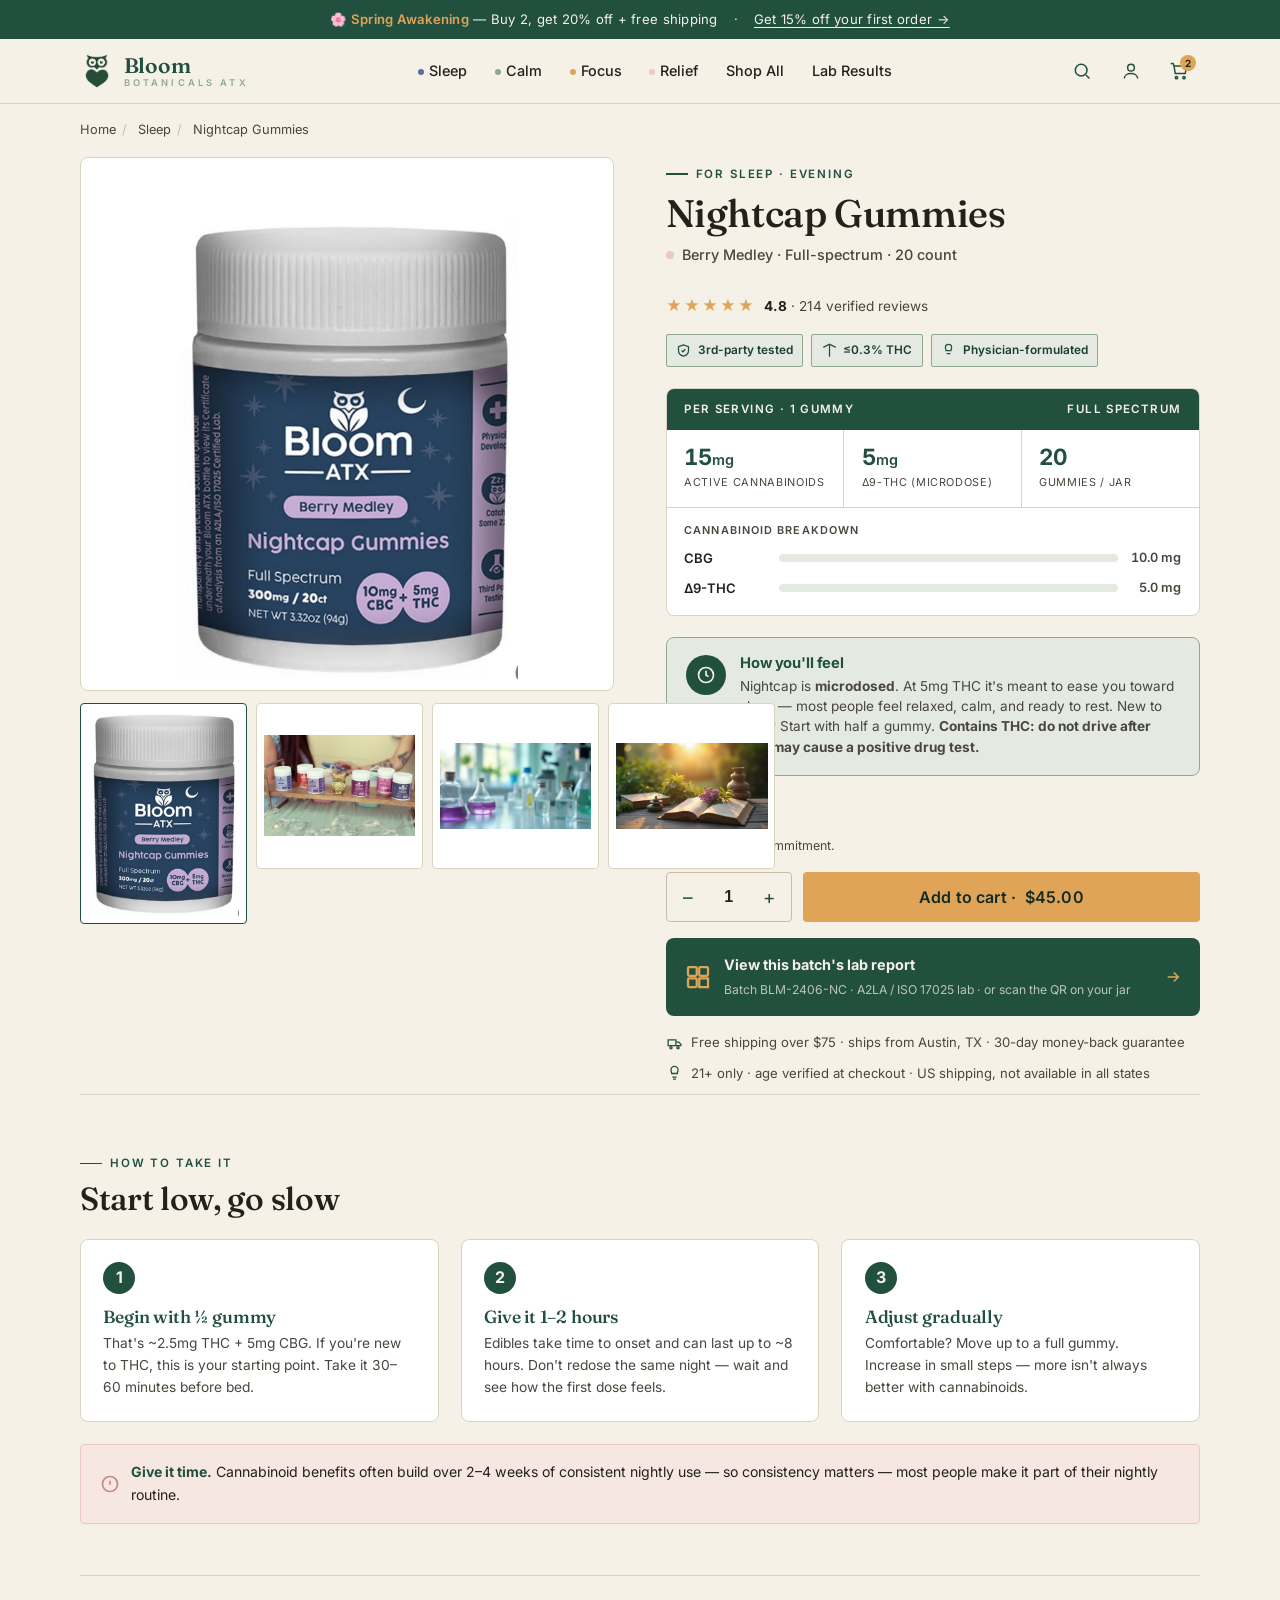
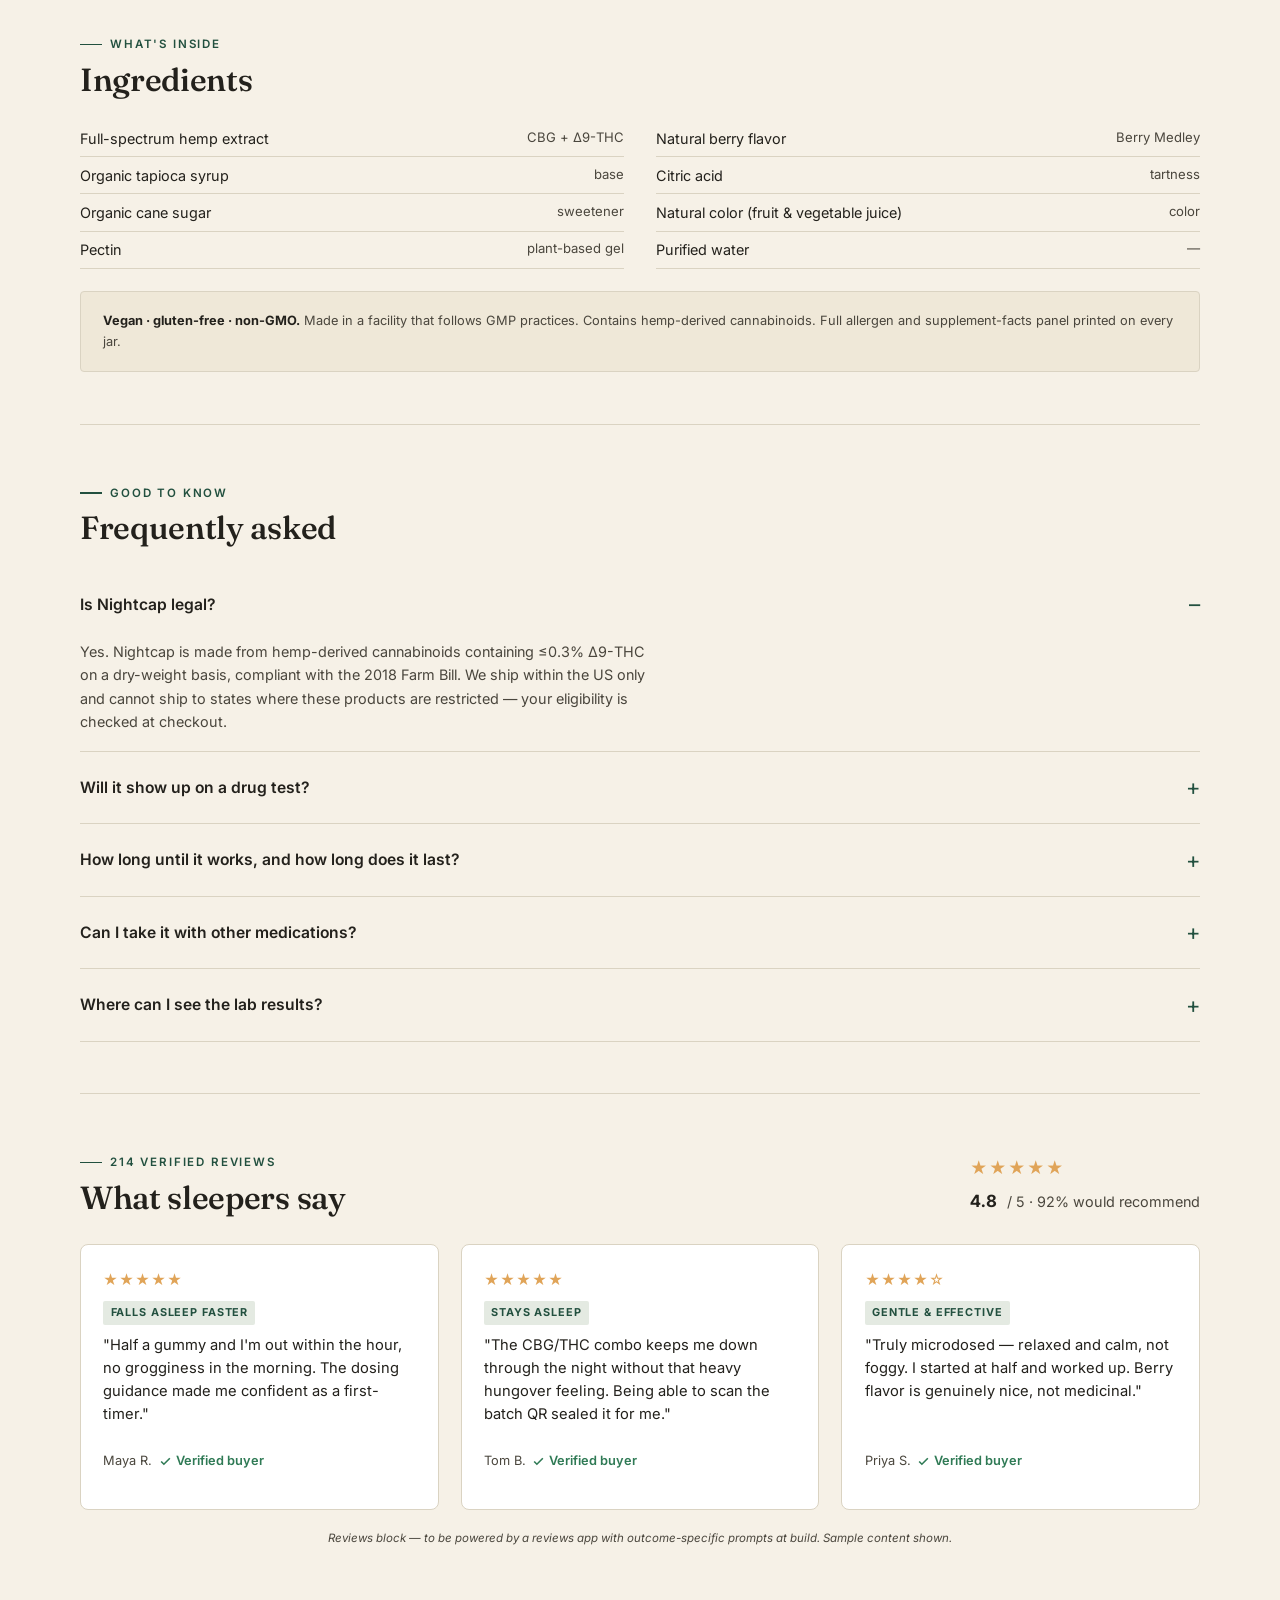
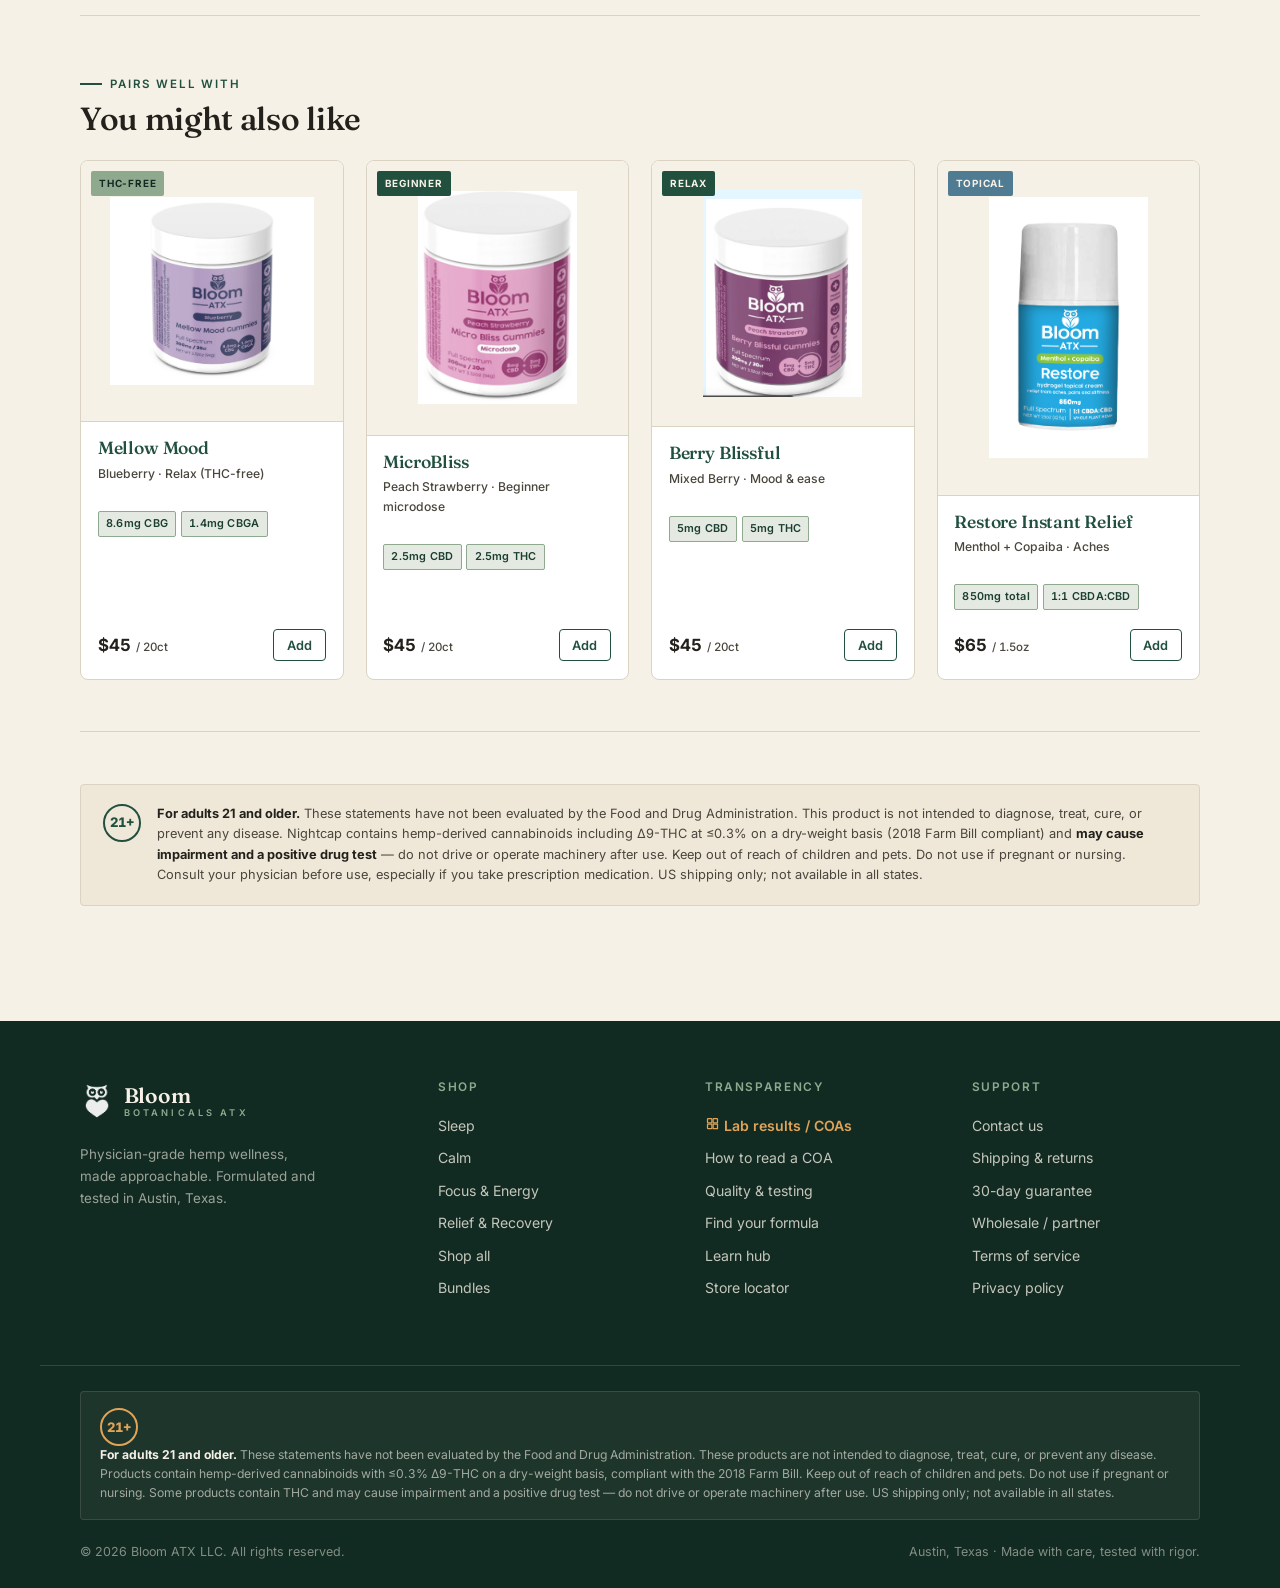
<file: direction-b/product.html>
<!DOCTYPE html>
<html lang="en">
<head>
  <meta charset="UTF-8" />
  <meta name="viewport" content="width=device-width, initial-scale=1.0" />
  <title>Nightcap Gummies — Berry Medley · CBG + Microdosed THC | Bloom Botanicals ATX</title>
  <meta name="description" content="Nightcap sleep gummies — 10mg CBG + 5mg THC per serving, Berry Medley. Physician-formulated, third-party lab tested every batch. Start low, go slow. 21+." />

  <link rel="preconnect" href="https://fonts.googleapis.com" />
  <link rel="preconnect" href="https://fonts.gstatic.com" crossorigin />
  <link href="https://fonts.googleapis.com/css2?family=Fraunces:ital,opsz,wght@0,9..144,400..600;1,9..144,400..600&family=Inter:wght@400;500;600;700&display=swap" rel="stylesheet" />

  <link rel="icon" href="../assets/bloom-owl-logo.png" />
  <link rel="stylesheet" href="styles.css" />
</head>
<body>

  <!-- Announcement bar -->
  <div class="announce" role="region" aria-label="Promotions">
    <div class="announce__inner">
      <span>🌸 <strong>Spring Awakening</strong> — Buy 2, get 20% off + free shipping</span>
      <span aria-hidden="true">·</span>
      <a href="index.html#capture">Get 15% off your first order →</a>
    </div>
  </div>

  <!-- Header -->
  <header class="site-header">
    <div class="container header__inner">
      <a href="index.html" class="brand" aria-label="Bloom Botanicals ATX home">
        <img src="../assets/bloom-owl-logo.png" alt="" class="brand__owl" />
        <span class="brand__word">
          <span class="brand__name">Bloom</span>
          <span class="brand__sub">Botanicals ATX</span>
        </span>
      </a>
      <nav class="nav" aria-label="Primary">
        <a href="index.html#shop-need"><span class="need-dot dot-sleep" aria-hidden="true"></span>Sleep</a>
        <a href="index.html#shop-need"><span class="need-dot dot-calm" aria-hidden="true"></span>Calm</a>
        <a href="index.html#shop-need"><span class="need-dot dot-focus" aria-hidden="true"></span>Focus</a>
        <a href="index.html#shop-need"><span class="need-dot dot-relief" aria-hidden="true"></span>Relief</a>
        <a href="index.html#products">Shop All</a>
        <a href="index.html#coa">Lab Results</a>
      </nav>
      <div class="header__actions">
        <button class="icon-btn" aria-label="Search">
          <svg width="20" height="20" viewBox="0 0 24 24" fill="none" stroke="currentColor" stroke-width="1.8" aria-hidden="true"><circle cx="11" cy="11" r="7"/><path d="m21 21-4.3-4.3"/></svg>
        </button>
        <button class="icon-btn" aria-label="Account">
          <svg width="20" height="20" viewBox="0 0 24 24" fill="none" stroke="currentColor" stroke-width="1.8" aria-hidden="true"><circle cx="12" cy="8" r="4"/><path d="M4 21c0-4 4-6 8-6s8 2 8 6"/></svg>
        </button>
        <button class="icon-btn cart-btn" aria-label="Cart, 2 items">
          <svg width="20" height="20" viewBox="0 0 24 24" fill="none" stroke="currentColor" stroke-width="1.8" aria-hidden="true"><path d="M6 6h15l-1.5 9h-12z"/><circle cx="9" cy="20" r="1.4"/><circle cx="18" cy="20" r="1.4"/><path d="M6 6 5 3H2"/></svg>
          <span class="cart-count" aria-hidden="true">2</span>
        </button>
        <button class="icon-btn hamburger" id="hamburger" aria-label="Menu" aria-expanded="false">
          <svg width="22" height="22" viewBox="0 0 24 24" fill="none" stroke="currentColor" stroke-width="1.8" aria-hidden="true"><path d="M3 6h18M3 12h18M3 18h18"/></svg>
        </button>
      </div>
    </div>
  </header>

  <main>
    <div class="container">
      <nav class="breadcrumb" aria-label="Breadcrumb">
        <a href="index.html">Home</a><span aria-hidden="true">/</span>
        <a href="index.html#shop-need">Sleep</a><span aria-hidden="true">/</span>
        Nightcap Gummies
      </nav>
    </div>

    <!-- ===================== PDP main ===================== -->
    <section class="container pdp">
      <div class="pdp__grid">
        <!-- Gallery -->
        <div class="gallery">
          <div class="gallery__main">
            <img id="gallery-main-img" src="../assets/3789f35c-d64f-4ce9-b525-802829607a11.png" alt="Nightcap Gummies jar — Berry Medley, dark night-sky label with 10mg CBG + 5mg THC." />
          </div>
          <div class="gallery__thumbs">
            <button class="gallery__thumb is-active" aria-label="View jar front">
              <img src="../assets/3789f35c-d64f-4ce9-b525-802829607a11.png" alt="" />
            </button>
            <button class="gallery__thumb" aria-label="View product lineup">
              <img src="../assets/products-shelf-wide-CRmDXsMz.jpg" alt="" />
            </button>
            <button class="gallery__thumb" aria-label="View lab testing">
              <img src="../assets/coa-hero-FD-RbU7w.jpg" alt="" />
            </button>
            <button class="gallery__thumb" aria-label="View lifestyle">
              <img src="../assets/formula-finder-hero-D2OlPq_B.jpg" alt="" />
            </button>
          </div>
        </div>

        <!-- Buy column -->
        <div class="buybox">
          <span class="eyebrow">For sleep · Evening</span>
          <h1 class="h2 buybox__name">Nightcap Gummies</h1>
          <p class="buybox__flavor"><span class="dot" aria-hidden="true"></span> Berry Medley · Full-spectrum · 20 count</p>
          <div class="buybox__rating">
            <span class="stars" aria-hidden="true">★★★★★</span>
            <span><strong style="color:var(--ink)">4.8</strong> · 214 verified reviews</span>
          </div>

          <!-- Trust badges -->
          <div class="badge-row">
            <span class="tbadge"><svg width="15" height="15" viewBox="0 0 24 24" fill="none" stroke="currentColor" stroke-width="2" aria-hidden="true"><path d="M9 12l2 2 4-4"/><path d="M12 3 4 6v6c0 5 3.5 8 8 9 4.5-1 8-4 8-9V6z"/></svg> 3rd-party tested</span>
            <span class="tbadge"><svg width="15" height="15" viewBox="0 0 24 24" fill="none" stroke="currentColor" stroke-width="2" aria-hidden="true"><path d="M12 2v20M2 7l10-5 10 5"/></svg> ≤0.3% THC</span>
            <span class="tbadge"><svg width="15" height="15" viewBox="0 0 24 24" fill="none" stroke="currentColor" stroke-width="2" aria-hidden="true"><path d="M12 2a5 5 0 0 0-5 5c0 2 1 3 1 5h8c0-2 1-3 1-5a5 5 0 0 0-5-5Z"/><path d="M9 17h6"/></svg> Physician-formulated</span>
          </div>

          <!-- Dose / cannabinoid spec card -->
          <div class="spec-card">
            <div class="spec-card__head">
              <span>Per serving · 1 gummy</span>
              <span>Full spectrum</span>
            </div>
            <div class="spec-grid">
              <div>
                <div class="spec-k">15<small style="font-size:.9rem;font-weight:600">mg</small></div>
                <div class="spec-l">Active cannabinoids</div>
              </div>
              <div>
                <div class="spec-k">5<small style="font-size:.9rem;font-weight:600">mg</small></div>
                <div class="spec-l">&Delta;9-THC (microdose)</div>
              </div>
              <div>
                <div class="spec-k">20</div>
                <div class="spec-l">Gummies / jar</div>
              </div>
            </div>
            <div class="cann-breakdown">
              <h4>Cannabinoid breakdown</h4>
              <div class="cann-bar">
                <span class="cann-bar__name">CBG</span>
                <span class="cann-bar__track"><span class="cann-bar__fill" style="width:67%"></span></span>
                <span class="cann-bar__val">10.0 mg</span>
              </div>
              <div class="cann-bar">
                <span class="cann-bar__name">&Delta;9-THC</span>
                <span class="cann-bar__track"><span class="cann-bar__fill cann-bar__fill--honey" style="width:33%"></span></span>
                <span class="cann-bar__val">5.0 mg</span>
              </div>
            </div>
          </div>

          <!-- "How you'll feel" reassurance -->
          <div class="reassure">
            <span class="reassure__icon" aria-hidden="true">
              <svg width="20" height="20" viewBox="0 0 24 24" fill="none" stroke="currentColor" stroke-width="2"><circle cx="12" cy="12" r="9"/><path d="M12 7v5l3 2"/></svg>
            </span>
            <div>
              <h4>How you'll feel</h4>
              <p>Nightcap is <b>microdosed</b>. At 5mg THC it's meant to ease you toward sleep — most people feel relaxed, calm, and ready to rest. New to THC? Start with half a gummy. <b>Contains THC: do not drive after use; may cause a positive drug test.</b></p>
            </div>
          </div>

          <!-- Price -->
          <div class="purchase-price" style="margin:0 0 1rem">
            <span class="price" style="font-size:1.4rem;font-weight:700">$45.00</span>
            <span class="purchase__opt-sub" style="display:block">Ships once. No commitment.</span>
          </div>

          <!-- Qty + add to cart -->
          <div class="qty-add">
            <div class="qty" role="group" aria-label="Quantity">
              <button type="button" id="qty-minus" aria-label="Decrease quantity">–</button>
              <input type="number" id="qty-input" value="1" min="1" max="12" aria-label="Quantity" />
              <button type="button" id="qty-plus" aria-label="Increase quantity">+</button>
            </div>
            <button class="btn btn--primary btn--lg" style="flex:1">Add to cart · <span id="atc-price">$45.00</span></button>
          </div>

          <!-- COA link (PDP-level) -->
          <a href="index.html#coa" class="coa-link-pdp">
            <svg width="30" height="30" viewBox="0 0 24 24" fill="none" stroke="currentColor" stroke-width="1.8" aria-hidden="true"><rect x="4" y="4" width="7" height="7" rx="1"/><rect x="13" y="4" width="7" height="7" rx="1"/><rect x="4" y="13" width="7" height="7" rx="1"/><path d="M13 13h7v7h-7z"/></svg>
            <span class="t">
              <b>View this batch's lab report</b>
              <span>Batch BLM-2406-NC · A2LA / ISO 17025 lab · or scan the QR on your jar</span>
            </span>
            <svg width="18" height="18" viewBox="0 0 24 24" fill="none" stroke="currentColor" stroke-width="2" aria-hidden="true"><path d="M5 12h14M13 6l6 6-6 6"/></svg>
          </a>

          <p class="ship-note">
            <svg width="17" height="17" viewBox="0 0 24 24" fill="none" stroke="currentColor" stroke-width="1.8" aria-hidden="true"><path d="M3 7h11v8H3zM14 10h4l3 3v2h-7z"/><circle cx="7" cy="18" r="1.6"/><circle cx="17" cy="18" r="1.6"/></svg>
            Free shipping over $75 · ships from Austin, TX · 30-day money-back guarantee
          </p>
          <p class="ship-note">
            <svg width="17" height="17" viewBox="0 0 24 24" fill="none" stroke="currentColor" stroke-width="1.8" aria-hidden="true"><path d="M12 2a5 5 0 0 0-5 5c0 2 1 3 1 5h8c0-2 1-3 1-5a5 5 0 0 0-5-5Z"/><path d="M9 17h6M10 20h4"/></svg>
            21+ only · age verified at checkout · US shipping, not available in all states
          </p>
        </div>
      </div>

      <!-- ===================== Dosing: start low, go slow ===================== -->
      <section class="pdp-section" id="dosing">
        <div class="pdp-section__head">
          <span class="eyebrow">How to take it</span>
          <h2 class="h3" style="font-size:clamp(1.5rem,2.6vw,2rem);margin-top:.5rem">Start low, go slow</h2>
        </div>
        <div class="dosing-grid">
          <div class="dose-step">
            <span class="dose-step__num" aria-hidden="true">1</span>
            <h4>Begin with ½ gummy</h4>
            <p>That's ~2.5mg THC + 5mg CBG. If you're new to THC, this is your starting point. Take it 30–60 minutes before bed.</p>
          </div>
          <div class="dose-step">
            <span class="dose-step__num" aria-hidden="true">2</span>
            <h4>Give it 1–2 hours</h4>
            <p>Edibles take time to onset and can last up to ~8 hours. Don't redose the same night — wait and see how the first dose feels.</p>
          </div>
          <div class="dose-step">
            <span class="dose-step__num" aria-hidden="true">3</span>
            <h4>Adjust gradually</h4>
            <p>Comfortable? Move up to a full gummy. Increase in small steps — more isn't always better with cannabinoids.</p>
          </div>
        </div>
        <div class="dose-callout">
          <svg width="20" height="20" viewBox="0 0 24 24" fill="none" stroke="currentColor" stroke-width="2" aria-hidden="true"><circle cx="12" cy="12" r="9"/><path d="M12 8v5M12 16h.01"/></svg>
          <span><b>Give it time.</b> Cannabinoid benefits often build over 2–4 weeks of consistent nightly use — so consistency matters — most people make it part of their nightly routine.</span>
        </div>
      </section>

      <!-- ===================== Ingredients ===================== -->
      <section class="pdp-section" id="ingredients">
        <div class="pdp-section__head">
          <span class="eyebrow">What's inside</span>
          <h2 class="h3" style="font-size:clamp(1.5rem,2.6vw,2rem);margin-top:.5rem">Ingredients</h2>
        </div>
        <ul class="ingredients-list">
          <li>Full-spectrum hemp extract <span>CBG + &Delta;9-THC</span></li>
          <li>Organic tapioca syrup <span>base</span></li>
          <li>Organic cane sugar <span>sweetener</span></li>
          <li>Pectin <span>plant-based gel</span></li>
          <li>Natural berry flavor <span>Berry Medley</span></li>
          <li>Citric acid <span>tartness</span></li>
          <li>Natural color (fruit &amp; vegetable juice) <span>color</span></li>
          <li>Purified water <span>—</span></li>
        </ul>
        <div class="disclaimer-box" style="margin-top:1.4rem">
          <p style="margin:0"><strong>Vegan · gluten-free · non-GMO.</strong> Made in a facility that follows GMP practices. Contains hemp-derived cannabinoids. Full allergen and supplement-facts panel printed on every jar.</p>
        </div>
      </section>

      <!-- ===================== FAQ ===================== -->
      <section class="pdp-section" id="faq">
        <div class="pdp-section__head">
          <span class="eyebrow">Good to know</span>
          <h2 class="h3" style="font-size:clamp(1.5rem,2.6vw,2rem);margin-top:.5rem">Frequently asked</h2>
        </div>
        <details class="faq-item" open>
          <summary>Is Nightcap legal?</summary>
          <p>Yes. Nightcap is made from hemp-derived cannabinoids containing ≤0.3% &Delta;9-THC on a dry-weight basis, compliant with the 2018 Farm Bill. We ship within the US only and cannot ship to states where these products are restricted — your eligibility is checked at checkout.</p>
        </details>
        <details class="faq-item">
          <summary>Will it show up on a drug test?</summary>
          <p>Possibly. Nightcap contains THC, and THC can trigger a positive result on standard drug screens. If you're subject to testing, we'd recommend our THC-free Mellow Mood instead.</p>
        </details>
        <details class="faq-item">
          <summary>How long until it works, and how long does it last?</summary>
          <p>As an edible, expect onset in roughly 1–2 hours and effects lasting up to ~8 hours. Take it 30–60 minutes before bed, and don't redose the same night.</p>
        </details>
        <details class="faq-item">
          <summary>Can I take it with other medications?</summary>
          <p>Talk to your physician first — cannabinoids can interact with some medications. Don't use if you're pregnant or nursing. This product is for adults 21 and older.</p>
        </details>
        <details class="faq-item">
          <summary>Where can I see the lab results?</summary>
          <p>Every batch has its own Certificate of Analysis from an independent A2LA / ISO 17025-accredited lab. Scan the QR code on your jar, or look up your batch number on our <a href="index.html#coa" style="color:var(--botanical);text-decoration:underline">Lab Results</a> page.</p>
        </details>
      </section>

      <!-- ===================== Reviews ===================== -->
      <section class="pdp-section" id="pdp-reviews">
        <div class="reviews__head">
          <div class="pdp-section__head" style="margin-bottom:0">
            <span class="eyebrow">214 verified reviews</span>
            <h2 class="h3" style="font-size:clamp(1.5rem,2.6vw,2rem);margin-top:.5rem">What sleepers say</h2>
          </div>
          <div>
            <div class="stars" aria-hidden="true">★★★★★</div>
            <div class="rating-line"><strong>4.8</strong> / 5 · 92% would recommend</div>
          </div>
        </div>
        <div class="review-grid">
          <article class="review">
            <div class="review__stars" aria-label="5 out of 5 stars">★★★★★</div>
            <span class="review__need">Falls asleep faster</span>
            <p class="review__text">"Half a gummy and I'm out within the hour, no grogginess in the morning. The dosing guidance made me confident as a first-timer."</p>
            <p class="review__by">Maya R. <span class="verified"><svg width="13" height="13" viewBox="0 0 24 24" fill="none" stroke="currentColor" stroke-width="3" aria-hidden="true"><path d="M20 6 9 17l-5-5"/></svg> Verified buyer</span></p>
          </article>
          <article class="review">
            <div class="review__stars" aria-label="5 out of 5 stars">★★★★★</div>
            <span class="review__need">Stays asleep</span>
            <p class="review__text">"The CBG/THC combo keeps me down through the night without that heavy hungover feeling. Being able to scan the batch QR sealed it for me."</p>
            <p class="review__by">Tom B. <span class="verified"><svg width="13" height="13" viewBox="0 0 24 24" fill="none" stroke="currentColor" stroke-width="3" aria-hidden="true"><path d="M20 6 9 17l-5-5"/></svg> Verified buyer</span></p>
          </article>
          <article class="review">
            <div class="review__stars" aria-label="4 out of 5 stars">★★★★☆</div>
            <span class="review__need">Gentle &amp; effective</span>
            <p class="review__text">"Truly microdosed — relaxed and calm, not foggy. I started at half and worked up. Berry flavor is genuinely nice, not medicinal."</p>
            <p class="review__by">Priya S. <span class="verified"><svg width="13" height="13" viewBox="0 0 24 24" fill="none" stroke="currentColor" stroke-width="3" aria-hidden="true"><path d="M20 6 9 17l-5-5"/></svg> Verified buyer</span></p>
          </article>
        </div>
        <p class="placeholder-note">Reviews block — to be powered by a reviews app with outcome-specific prompts at build. Sample content shown.</p>
      </section>

      <!-- ===================== Related products ===================== -->
      <section class="pdp-section" id="related">
        <div class="pdp-section__head">
          <span class="eyebrow">Pairs well with</span>
          <h2 class="h3" style="font-size:clamp(1.5rem,2.6vw,2rem);margin-top:.5rem">You might also like</h2>
        </div>
        <div class="related-grid">
          <article class="pcard">
            <a href="product.html" class="pcard__media">
              <span class="pcard__tag pcard__tag--thcfree">THC-Free</span>
              <img src="../assets/e09c8dc6-c494-4d54-a6cc-db8354c998ee.png" alt="Mellow Mood Gummies jar — Blueberry." />
            </a>
            <div class="pcard__body">
              <h3 class="pcard__name"><a href="product.html">Mellow Mood</a></h3>
              <p class="pcard__flavor">Blueberry · Relax (THC-free)</p>
              <div class="cann-row"><span class="cann-chip">8.6mg CBG</span><span class="cann-chip">1.4mg CBGA</span></div>
              <div class="pcard__foot"><span class="pcard__price">$45 <span>/ 20ct</span></span><button class="pcard__add">Add</button></div>
            </div>
          </article>
          <article class="pcard">
            <a href="product.html" class="pcard__media">
              <span class="pcard__tag">Beginner</span>
              <img src="../assets/a9078033-a48c-4f73-ad45-ff1388b63ecf.png" alt="MicroBliss Gummies jar — Peach Strawberry." />
            </a>
            <div class="pcard__body">
              <h3 class="pcard__name"><a href="product.html">MicroBliss</a></h3>
              <p class="pcard__flavor">Peach Strawberry · Beginner microdose</p>
              <div class="cann-row"><span class="cann-chip">2.5mg CBD</span><span class="cann-chip">2.5mg THC</span></div>
              <div class="pcard__foot"><span class="pcard__price">$45 <span>/ 20ct</span></span><button class="pcard__add">Add</button></div>
            </div>
          </article>
          <article class="pcard">
            <a href="product.html" class="pcard__media">
              <span class="pcard__tag">Relax</span>
              <img src="../assets/290c608d-75a6-450c-9b06-08ad682e5442.png" alt="Berry Blissful Gummies jar — Mixed Berry." />
            </a>
            <div class="pcard__body">
              <h3 class="pcard__name"><a href="product.html">Berry Blissful</a></h3>
              <p class="pcard__flavor">Mixed Berry · Mood &amp; ease</p>
              <div class="cann-row"><span class="cann-chip">5mg CBD</span><span class="cann-chip">5mg THC</span></div>
              <div class="pcard__foot"><span class="pcard__price">$45 <span>/ 20ct</span></span><button class="pcard__add">Add</button></div>
            </div>
          </article>
          <article class="pcard">
            <a href="product.html" class="pcard__media">
              <span class="pcard__tag pcard__tag--topical">Topical</span>
              <img src="../assets/29d37da1-b872-40b8-bd22-ed788ddb123b.png" alt="Restore Instant Relief topical roll-on." />
            </a>
            <div class="pcard__body">
              <h3 class="pcard__name"><a href="product.html">Restore Instant Relief</a></h3>
              <p class="pcard__flavor">Menthol + Copaiba · Aches</p>
              <div class="cann-row"><span class="cann-chip">850mg total</span><span class="cann-chip">1:1 CBDA:CBD</span></div>
              <div class="pcard__foot"><span class="pcard__price">$65 <span>/ 1.5oz</span></span><button class="pcard__add">Add</button></div>
            </div>
          </article>
        </div>
      </section>

      <!-- ===================== FDA disclaimer / 21+ ===================== -->
      <section class="pdp-section" id="legal" style="border-bottom:none">
        <div class="disclaimer-box">
          <span class="age-badge" aria-hidden="true">21+</span>
          <p style="margin:0">
            <strong>For adults 21 and older.</strong> These statements have not been evaluated by the Food and Drug Administration. This product is not intended to diagnose, treat, cure, or prevent any disease. Nightcap contains hemp-derived cannabinoids including &Delta;9-THC at ≤0.3% on a dry-weight basis (2018 Farm Bill compliant) and <strong>may cause impairment and a positive drug test</strong> — do not drive or operate machinery after use. Keep out of reach of children and pets. Do not use if pregnant or nursing. Consult your physician before use, especially if you take prescription medication. US shipping only; not available in all states.
          </p>
        </div>
      </section>
    </section>
  </main>

  <!-- Footer -->
  <footer class="site-footer">
    <div class="container footer__grid">
      <div class="footer__brand">
        <a href="index.html" class="brand" aria-label="Bloom Botanicals ATX home">
          <img src="../assets/bloom-owl-logo.png" alt="" class="brand__owl" />
          <span class="brand__word">
            <span class="brand__name">Bloom</span>
            <span class="brand__sub">Botanicals ATX</span>
          </span>
        </a>
        <p>Physician-grade hemp wellness, made approachable. Formulated and tested in Austin, Texas.</p>
      </div>
      <div class="footer__col">
        <h4>Shop</h4>
        <a href="index.html#shop-need">Sleep</a>
        <a href="index.html#shop-need">Calm</a>
        <a href="index.html#shop-need">Focus &amp; Energy</a>
        <a href="index.html#shop-need">Relief &amp; Recovery</a>
        <a href="index.html#products">Shop all</a>
        <a href="index.html#bundles">Bundles</a>
      </div>
      <div class="footer__col">
        <h4>Transparency</h4>
        <a href="index.html#coa" class="coa-foot-link">
          <svg width="15" height="15" viewBox="0 0 24 24" fill="none" stroke="currentColor" stroke-width="2" aria-hidden="true"><rect x="4" y="4" width="7" height="7" rx="1"/><rect x="13" y="4" width="7" height="7" rx="1"/><rect x="4" y="13" width="7" height="7" rx="1"/><path d="M13 13h7v7h-7z"/></svg>
          Lab results / COAs
        </a>
        <a href="#">How to read a COA</a>
        <a href="#">Quality &amp; testing</a>
        <a href="index.html#quiz">Find your formula</a>
        <a href="#">Learn hub</a>
        <a href="#">Store locator</a>
      </div>
      <div class="footer__col">
        <h4>Support</h4>
        <a href="#">Contact us</a>
        <a href="#">Shipping &amp; returns</a>
        <a href="#">30-day guarantee</a>
        <a href="#">Wholesale / partner</a>
        <a href="#">Terms of service</a>
        <a href="#">Privacy policy</a>
      </div>
    </div>
    <div class="container footer__legal">
      <div class="footer__disclaimer">
        <span class="age-badge" aria-hidden="true">21+</span>
        <p style="margin:0">
          <strong>For adults 21 and older.</strong> These statements have not been evaluated by the Food and Drug Administration. These products are not intended to diagnose, treat, cure, or prevent any disease. Products contain hemp-derived cannabinoids with ≤0.3% &Delta;9-THC on a dry-weight basis, compliant with the 2018 Farm Bill. Keep out of reach of children and pets. Do not use if pregnant or nursing. Some products contain THC and may cause impairment and a positive drug test — do not drive or operate machinery after use. US shipping only; not available in all states.
        </p>
      </div>
      <div class="footer__bottom">
        <span>© 2026 Bloom ATX LLC. All rights reserved.</span>
        <span>Austin, Texas · Made with care, tested with rigor.</span>
      </div>
    </div>
  </footer>

  <!-- Minimal vanilla JS: gallery swap, qty stepper, purchase-option price, mobile nav -->
  <script>
    (function () {
      // Mobile nav
      var burger = document.getElementById('hamburger');
      var nav = document.querySelector('.nav');
      if (burger && nav) {
        burger.addEventListener('click', function () {
          var open = nav.style.display === 'flex';
          nav.style.cssText = open ? '' :
            'display:flex;flex-direction:column;position:absolute;top:100%;left:0;right:0;background:var(--cream);padding:1rem var(--gutter);border-bottom:1px solid var(--line);align-items:flex-start;gap:.2rem;';
          burger.setAttribute('aria-expanded', String(!open));
        });
      }

      // Gallery thumbnail swap
      var mainImg = document.getElementById('gallery-main-img');
      document.querySelectorAll('.gallery__thumb').forEach(function (t) {
        t.addEventListener('click', function () {
          var img = t.querySelector('img');
          if (img && mainImg) mainImg.src = img.src;
          document.querySelectorAll('.gallery__thumb').forEach(function (x) { x.classList.remove('is-active'); });
          t.classList.add('is-active');
        });
      });

      // Qty stepper
      var input = document.getElementById('qty-input');
      var minus = document.getElementById('qty-minus');
      var plus = document.getElementById('qty-plus');
      function clamp(v) { return Math.max(1, Math.min(12, v || 1)); }
      if (minus) minus.addEventListener('click', function () { input.value = clamp(parseInt(input.value, 10) - 1); });
      if (plus) plus.addEventListener('click', function () { input.value = clamp(parseInt(input.value, 10) + 1); });
      if (input) input.addEventListener('change', function () { input.value = clamp(parseInt(input.value, 10)); });
    })();
  </script>
</body>
</html>
</file>
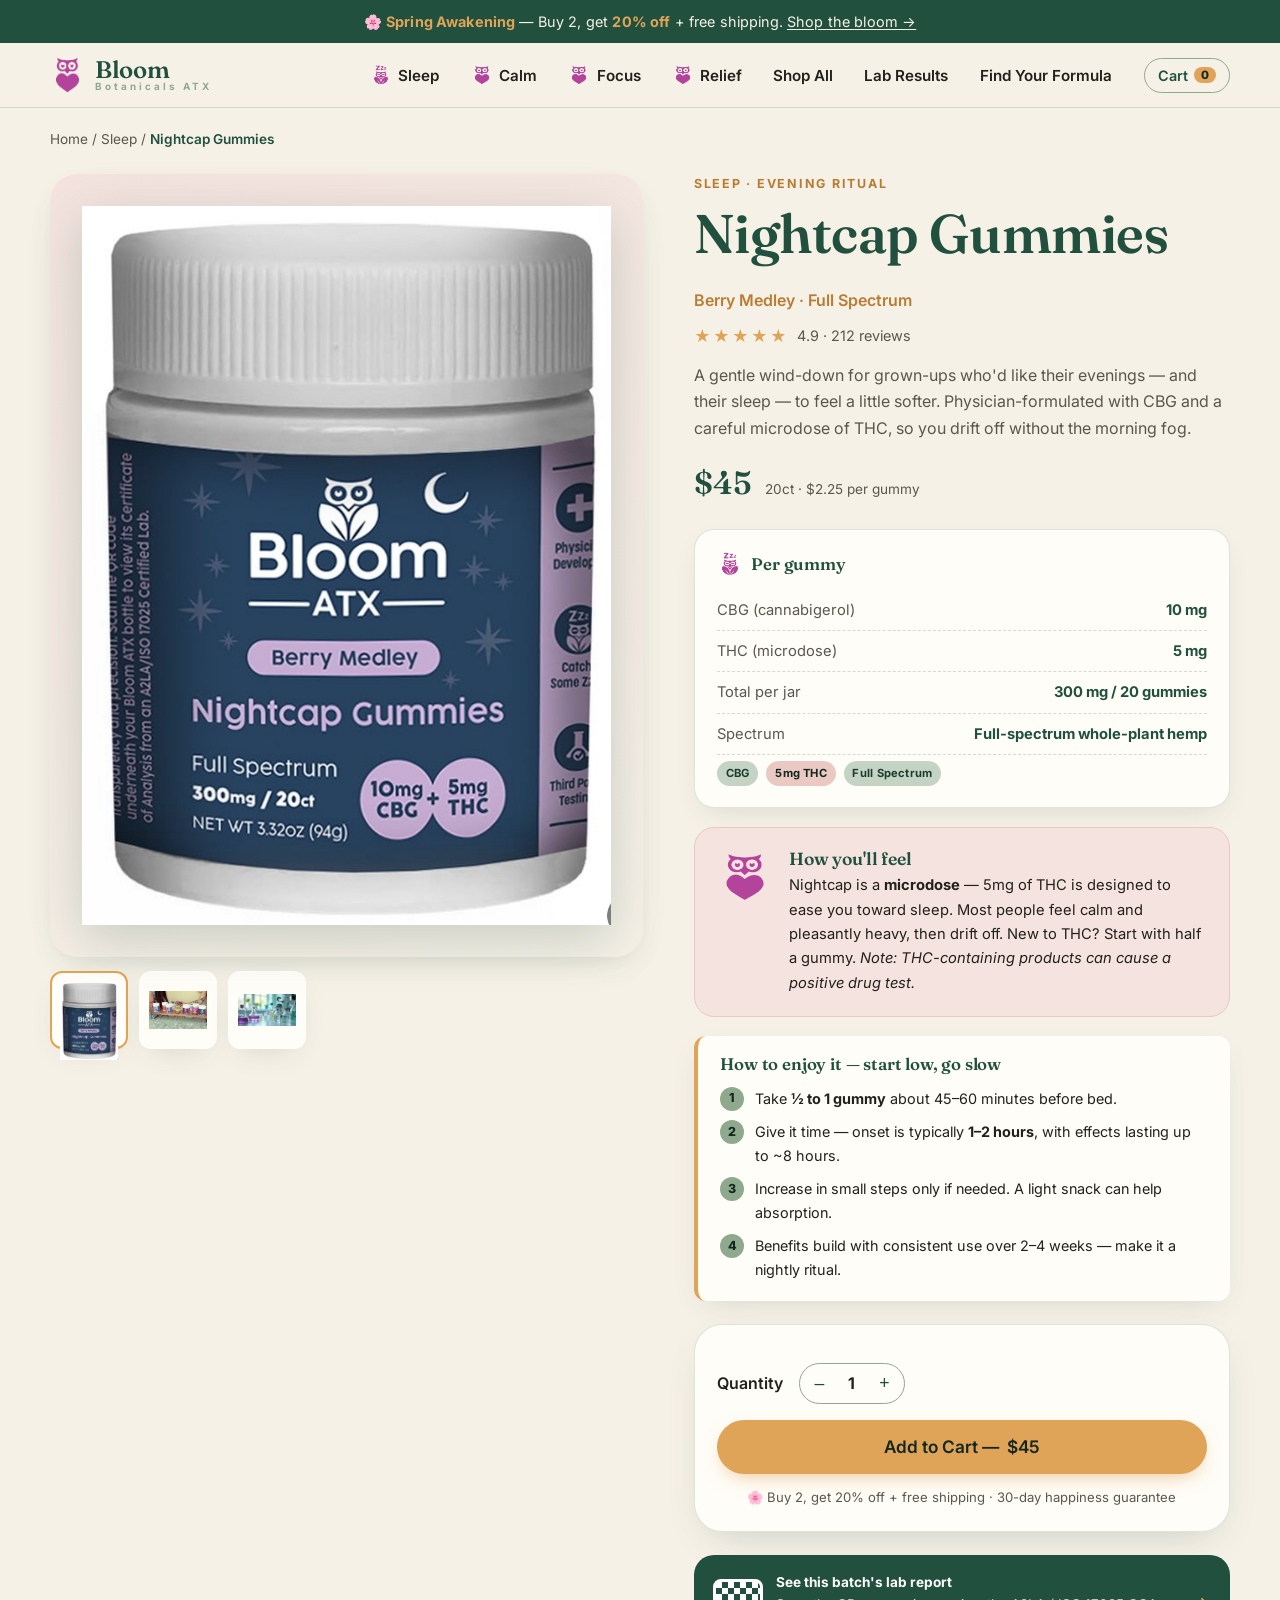
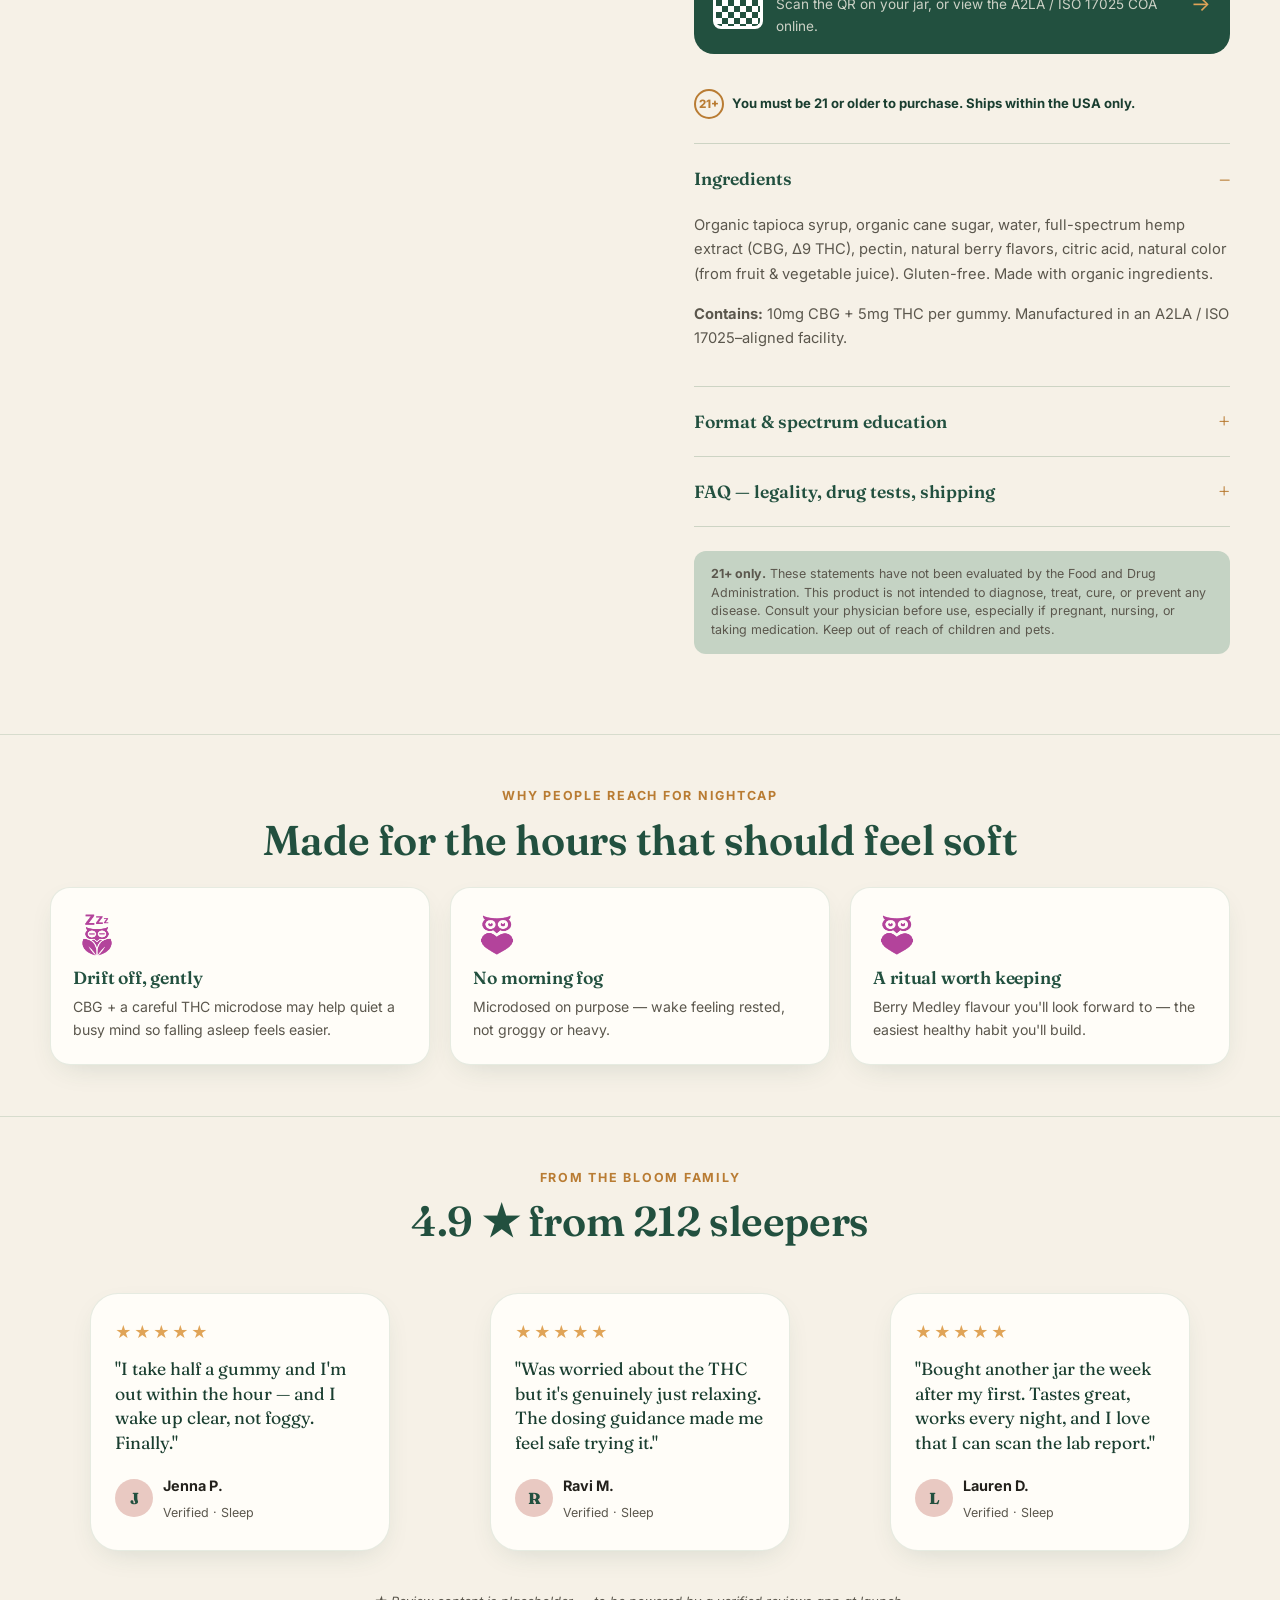
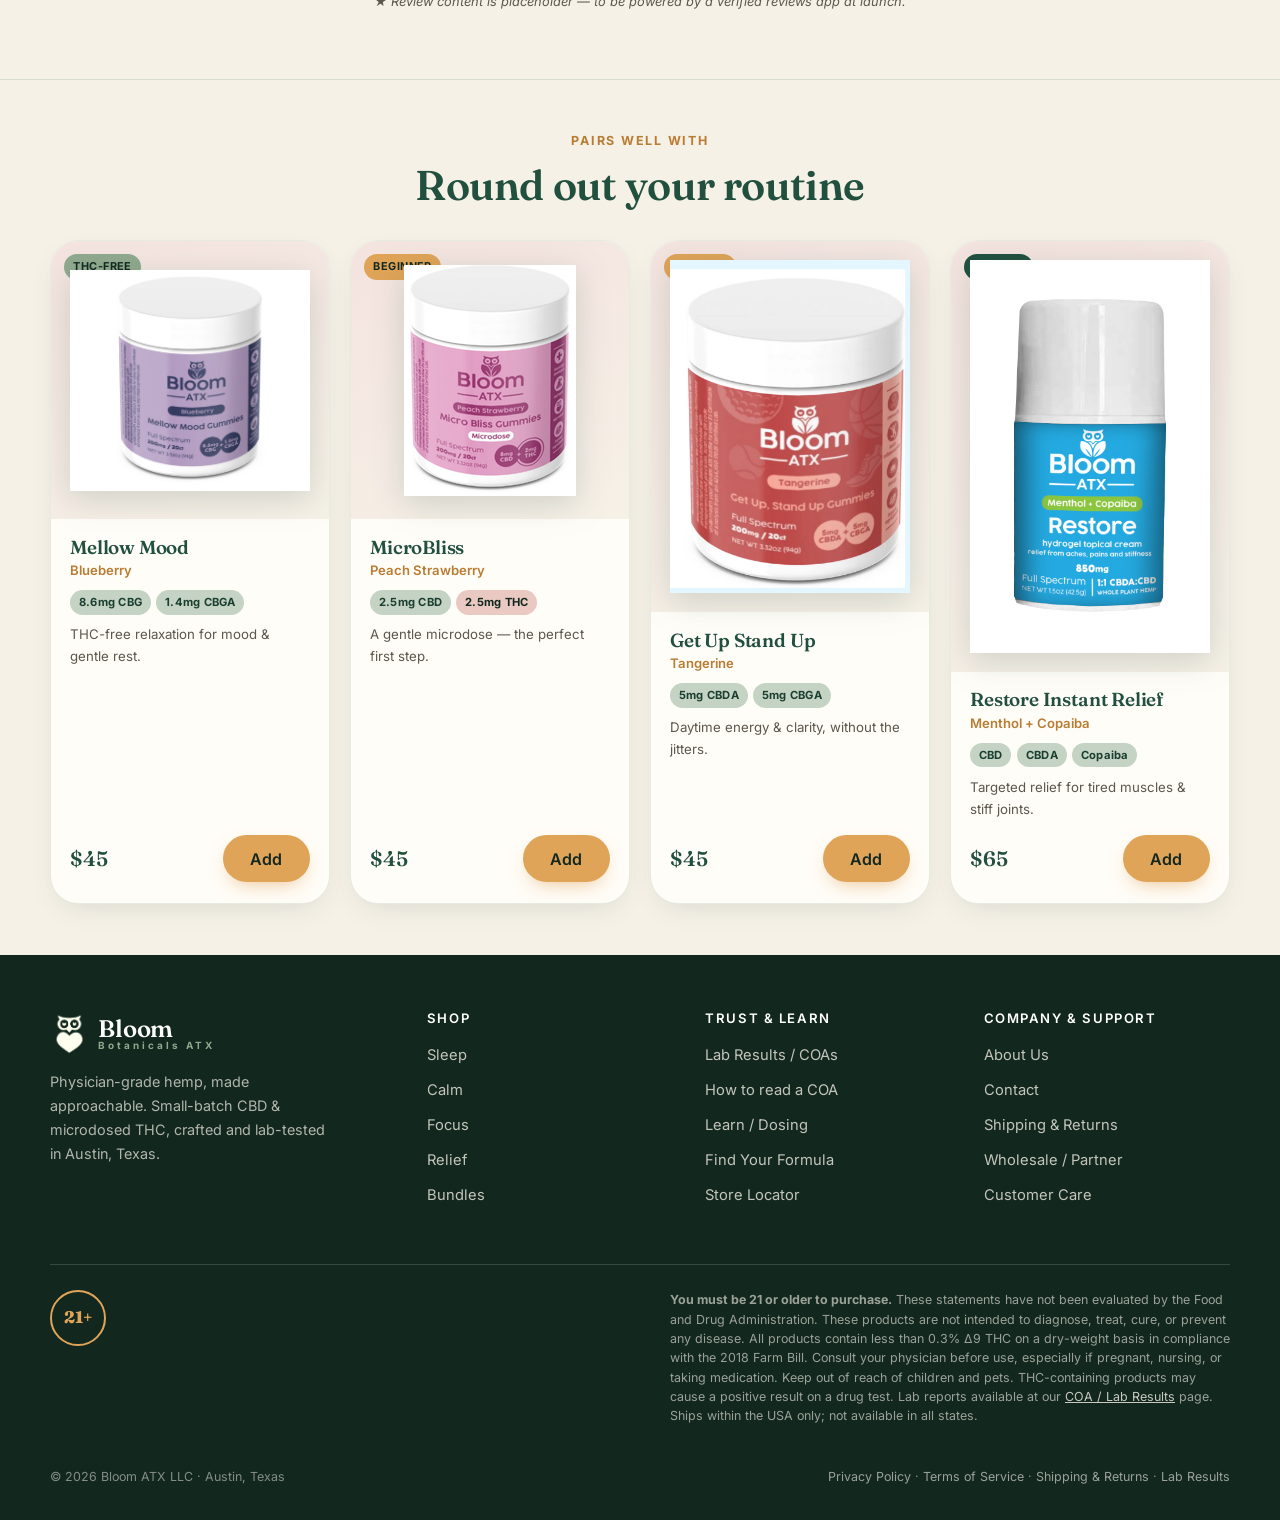
<file: direction-c/product.html>
<!DOCTYPE html>
<html lang="en">
<head>
  <meta charset="UTF-8" />
  <meta name="viewport" content="width=device-width, initial-scale=1.0" />
  <title>Nightcap Gummies — Berry Medley Sleep Support | Bloom Botanicals ATX</title>
  <meta name="description" content="Nightcap Gummies: CBG + microdosed THC for a softer, deeper night. Physician-formulated, per-batch lab-tested. 10mg CBG + 5mg THC per gummy. Start low, go slow." />
  <link rel="icon" href="../assets/bloom-owl-logo.png" />
  <link rel="preconnect" href="https://fonts.googleapis.com" />
  <link rel="preconnect" href="https://fonts.gstatic.com" crossorigin />
  <link href="https://fonts.googleapis.com/css2?family=Fraunces:ital,opsz,wght@0,9..144,400..600;1,9..144,400..600&family=Inter:wght@400;500;600;700;800&display=swap" rel="stylesheet" />
  <link rel="stylesheet" href="styles.css" />
</head>
<body>
  <a class="skip-link" href="#main">Skip to content</a>

  <!-- ===== Promo announcement bar ===== -->
  <div class="announce" role="region" aria-label="Promotion">
    🌸 <strong>Spring Awakening</strong> — Buy 2, get <strong>20% off</strong> + free shipping. <a href="index.html#shop">Shop the bloom →</a>
  </div>

  <!-- ===== Header ===== -->
  <header class="site-header">
    <div class="wrap header-inner">
      <a class="brand" href="index.html" aria-label="Bloom Botanicals ATX home">
        <img src="../assets/bloom-owl-logo.png" alt="" />
        <span class="wordmark">Bloom<small>Botanicals ATX</small></span>
      </a>
      <nav class="main-nav" id="mainNav" aria-label="Primary">
        <ul>
          <li><a href="index.html#shop"><img class="ico" src="../assets/29da8fd5-acdc-49ca-90f0-ac7375d206fd.png" alt="" aria-hidden="true" />Sleep</a></li>
          <li><a href="index.html#shop"><img class="ico" src="../assets/954cb34a-2541-46c1-b62c-d9e32f37d4d7.png" alt="" aria-hidden="true" />Calm</a></li>
          <li><a href="index.html#shop"><img class="ico" src="../assets/aceaea87-5675-4368-9794-f159b820fd1b.png" alt="" aria-hidden="true" />Focus</a></li>
          <li><a href="index.html#shop"><img class="ico" src="../assets/954cb34a-2541-46c1-b62c-d9e32f37d4d7.png" alt="" aria-hidden="true" />Relief</a></li>
          <li><a href="index.html#shop">Shop All</a></li>
          <li><a href="index.html#coa">Lab Results</a></li>
          <li><a href="index.html#quiz">Find Your Formula</a></li>
        </ul>
      </nav>
      <div class="header-actions">
        <button class="nav-toggle" id="navToggle" aria-expanded="false" aria-controls="mainNav" aria-label="Toggle menu">☰</button>
        <button class="icon-btn" aria-label="Shopping cart, 0 items">
          <span class="ib-label">Cart</span> <span class="cart-count">0</span>
        </button>
      </div>
    </div>
  </header>

  <main id="main">
    <div class="wrap">
      <nav class="breadcrumb" aria-label="Breadcrumb">
        <a href="index.html">Home</a> / <a href="index.html#shop">Sleep</a> / <span>Nightcap Gummies</span>
      </nav>
    </div>

    <!-- ===== PDP top: gallery + buy ===== -->
    <div class="wrap pdp">
      <!-- Gallery -->
      <section class="gallery" aria-label="Product images">
        <div class="g-main">
          <img id="gMain" src="../assets/3789f35c-d64f-4ce9-b525-802829607a11.png" alt="Nightcap Gummies jar — Berry Medley, 300mg / 20ct" />
        </div>
        <div class="g-thumbs" role="group" aria-label="More views">
          <button class="g-thumb is-active" aria-label="Front of jar"><img src="../assets/3789f35c-d64f-4ce9-b525-802829607a11.png" alt="" /></button>
          <button class="g-thumb" aria-label="The collection"><img src="../assets/products-shelf-wide-CRmDXsMz.jpg" alt="" /></button>
          <button class="g-thumb" aria-label="Lab report"><img src="../assets/coa-hero-FD-RbU7w.jpg" alt="" /></button>
        </div>
      </section>

      <!-- Buy / info -->
      <section class="pdp-info" aria-label="Product details">
        <p class="eyebrow">Sleep · Evening ritual</p>
        <h1>Nightcap Gummies</h1>
        <p class="pdp-flavor">Berry Medley · Full Spectrum</p>
        <div class="pdp-rating">
          <span class="stars" aria-label="4.9 out of 5 stars">★★★★★</span>
          <span>4.9 · 212 reviews</span>
        </div>
        <p>A gentle wind-down for grown-ups who'd like their evenings — and their sleep — to feel a little softer. Physician-formulated with CBG and a careful microdose of THC, so you drift off without the morning fog.</p>

        <div class="pdp-price-row">
          <span class="pdp-price">$45</span>
          <span class="pdp-price-note">20ct · $2.25 per gummy</span>
        </div>

        <!-- mg-per-serving + cannabinoid profile -->
        <div class="spec-card">
          <h3><img src="../assets/29da8fd5-acdc-49ca-90f0-ac7375d206fd.png" alt="" aria-hidden="true" /> Per gummy</h3>
          <div class="spec-row"><span class="sr-label">CBG (cannabigerol)</span><span class="sr-val">10 mg</span></div>
          <div class="spec-row"><span class="sr-label">THC (microdose)</span><span class="sr-val">5 mg</span></div>
          <div class="spec-row"><span class="sr-label">Total per jar</span><span class="sr-val">300 mg / 20 gummies</span></div>
          <div class="spec-row"><span class="sr-label">Spectrum</span><span class="sr-val">Full-spectrum whole-plant hemp</span></div>
          <div class="cann-chips">
            <span class="chip">CBG</span><span class="chip chip--thc">5mg THC</span><span class="chip">Full Spectrum</span>
          </div>
        </div>

        <!-- How you'll feel reassurance -->
        <div class="reassure-box">
          <img src="../assets/954cb34a-2541-46c1-b62c-d9e32f37d4d7.png" alt="" aria-hidden="true" />
          <div>
            <h3>How you'll feel</h3>
            <p>Nightcap is a <strong>microdose</strong> — 5mg of THC is designed to ease you toward sleep. Most people feel calm and pleasantly heavy, then drift off. New to THC? Start with half a gummy. <em>Note: THC-containing products can cause a positive drug test.</em></p>
          </div>
        </div>

        <!-- Dosing: start low go slow -->
        <div class="dosing-box">
          <h3>How to enjoy it — start low, go slow</h3>
          <ol class="dosing-steps">
            <li><span class="ds-num">1</span><span>Take <strong>½ to 1 gummy</strong> about 45–60 minutes before bed.</span></li>
            <li><span class="ds-num">2</span><span>Give it time — onset is typically <strong>1–2 hours</strong>, with effects lasting up to ~8 hours.</span></li>
            <li><span class="ds-num">3</span><span>Increase in small steps only if needed. A light snack can help absorption.</span></li>
            <li><span class="ds-num">4</span><span>Benefits build with consistent use over 2–4 weeks — make it a nightly ritual.</span></li>
          </ol>
        </div>

        <!-- Buy box: Add to Cart -->
        <div class="buybox">
          <div class="qty-row">
            <span style="font-weight:600;color:var(--ink);">Quantity</span>
            <span class="qty-stepper">
              <button type="button" id="qMinus" aria-label="Decrease quantity">–</button>
              <span id="qVal">1</span>
              <button type="button" id="qPlus" aria-label="Increase quantity">+</button>
            </span>
          </div>

          <button class="btn btn--primary btn--block btn--lg" type="button">Add to Cart — <span id="atcPrice">$45</span></button>
          <p style="text-align:center;font-size:0.82rem;margin:0.8rem 0 0;color:var(--ink-soft);">🌸 Buy 2, get 20% off + free shipping · 30-day happiness guarantee</p>
        </div>

        <!-- Prominent COA / lab link -->
        <a class="coa-pdp-link" href="index.html#coa">
          <span class="qr-mini" aria-hidden="true"></span>
          <span>
            <strong>See this batch's lab report</strong>
            <span>Scan the QR on your jar, or view the A2LA / ISO 17025 COA online.</span>
          </span>
          <span class="arrow" aria-hidden="true">→</span>
        </a>

        <span class="pdp-21"><span class="age-dot" aria-hidden="true">21+</span> You must be 21 or older to purchase. Ships within the USA only.</span>

        <!-- Ingredients + FAQ accordion -->
        <div class="accordion">
          <details open>
            <summary>Ingredients</summary>
            <div class="acc-body">
              <p>Organic tapioca syrup, organic cane sugar, water, full-spectrum hemp extract (CBG, Δ9 THC), pectin, natural berry flavors, citric acid, natural color (from fruit &amp; vegetable juice). Gluten-free. Made with organic ingredients.</p>
              <p><strong>Contains:</strong> 10mg CBG + 5mg THC per gummy. Manufactured in an A2LA / ISO 17025–aligned facility.</p>
            </div>
          </details>
          <details>
            <summary>Format &amp; spectrum education</summary>
            <div class="acc-body">
              <p>Full-spectrum means the whole-plant profile — CBG, a microdose of THC, and supporting minor cannabinoids working together (often called the "entourage effect"). Gummies are slower to onset than tinctures (1–2 hours) but longer-lasting, which is exactly what you want for overnight support.</p>
            </div>
          </details>
          <details>
            <summary>FAQ — legality, drug tests, shipping</summary>
            <div class="acc-body">
              <ul>
                <li><strong>Is it legal?</strong> Yes — hemp-derived with &lt;0.3% Δ9 THC on a dry-weight basis under the 2018 Farm Bill. Some states restrict THC products; we gate shipping accordingly.</li>
                <li><strong>Will it show on a drug test?</strong> Possibly. THC-containing products can produce a positive result — avoid if you're tested.</li>
                <li><strong>How long until it works?</strong> Typically 1–2 hours; plan your evening accordingly.</li>
                <li><strong>Shipping?</strong> USA only, not available in all states. Adult signature may be required on delivery.</li>
              </ul>
            </div>
          </details>
        </div>

        <p class="fda-pdp">
          <strong>21+ only.</strong> These statements have not been evaluated by the Food and Drug Administration. This product is not intended to diagnose, treat, cure, or prevent any disease. Consult your physician before use, especially if pregnant, nursing, or taking medication. Keep out of reach of children and pets.
        </p>
      </section>
    </div>

    <!-- ===== Benefits (need-tied) ===== -->
    <section class="pdp-section">
      <div class="wrap">
        <p class="eyebrow center">Why people reach for Nightcap</p>
        <h2 class="center">Made for the hours that should feel soft</h2>
        <div class="benefit-row">
          <div class="benefit-tile">
            <img src="../assets/29da8fd5-acdc-49ca-90f0-ac7375d206fd.png" alt="" aria-hidden="true" />
            <h3>Drift off, gently</h3>
            <p>CBG + a careful THC microdose may help quiet a busy mind so falling asleep feels easier.</p>
          </div>
          <div class="benefit-tile">
            <img src="../assets/954cb34a-2541-46c1-b62c-d9e32f37d4d7.png" alt="" aria-hidden="true" />
            <h3>No morning fog</h3>
            <p>Microdosed on purpose — wake feeling rested, not groggy or heavy.</p>
          </div>
          <div class="benefit-tile">
            <img src="../assets/aceaea87-5675-4368-9794-f159b820fd1b.png" alt="" aria-hidden="true" />
            <h3>A ritual worth keeping</h3>
            <p>Berry Medley flavour you'll look forward to — the easiest healthy habit you'll build.</p>
          </div>
        </div>
      </div>
    </section>

    <!-- ===== Reviews placeholder ===== -->
    <section class="pdp-section reviews">
      <div class="wrap">
        <div class="center" style="margin-bottom:2rem;">
          <p class="eyebrow">From the Bloom Family</p>
          <h2>4.9 ★ from 212 sleepers</h2>
        </div>
        <div class="review-grid">
          <figure class="review-card">
            <div class="stars" aria-label="5 out of 5 stars">★★★★★</div>
            <blockquote>"I take half a gummy and I'm out within the hour — and I wake up clear, not foggy. Finally."</blockquote>
            <figcaption class="review-meta"><span class="avatar">J</span><span><span class="rm-name">Jenna P.</span><br><span class="rm-need">Verified · Sleep</span></span></figcaption>
          </figure>
          <figure class="review-card">
            <div class="stars" aria-label="5 out of 5 stars">★★★★★</div>
            <blockquote>"Was worried about the THC but it's genuinely just relaxing. The dosing guidance made me feel safe trying it."</blockquote>
            <figcaption class="review-meta"><span class="avatar">R</span><span><span class="rm-name">Ravi M.</span><br><span class="rm-need">Verified · Sleep</span></span></figcaption>
          </figure>
          <figure class="review-card">
            <div class="stars" aria-label="5 out of 5 stars">★★★★★</div>
            <blockquote>"Bought another jar the week after my first. Tastes great, works every night, and I love that I can scan the lab report."</blockquote>
            <figcaption class="review-meta"><span class="avatar">L</span><span><span class="rm-name">Lauren D.</span><br><span class="rm-need">Verified · Sleep</span></span></figcaption>
          </figure>
        </div>
        <p class="review-placeholder-note">★ Review content is placeholder — to be powered by a verified reviews app at launch.</p>
      </div>
    </section>

    <!-- ===== Related products ===== -->
    <section class="pdp-section">
      <div class="wrap">
        <div class="center" style="margin-bottom:2rem;">
          <p class="eyebrow">Pairs well with</p>
          <h2>Round out your routine</h2>
        </div>
        <div class="product-grid">
          <article class="product-card">
            <div class="pc-media"><span class="pc-badge--thcfree pc-badge">THC-Free</span><img src="../assets/e09c8dc6-c494-4d54-a6cc-db8354c998ee.png" alt="Mellow Mood blueberry gummies jar" /></div>
            <div class="pc-body"><h3>Mellow Mood</h3><p class="pc-flavor">Blueberry</p>
              <div class="pc-profile"><span class="chip">8.6mg CBG</span><span class="chip">1.4mg CBGA</span></div>
              <p class="pc-use">THC-free relaxation for mood &amp; gentle rest.</p>
              <div class="pc-foot"><span class="pc-price">$45</span><a class="btn btn--primary" href="product.html">Add</a></div>
            </div>
          </article>
          <article class="product-card">
            <div class="pc-media"><span class="pc-badge--new pc-badge">Beginner</span><img src="../assets/a9078033-a48c-4f73-ad45-ff1388b63ecf.png" alt="MicroBliss peach strawberry gummies jar" /></div>
            <div class="pc-body"><h3>MicroBliss</h3><p class="pc-flavor">Peach Strawberry</p>
              <div class="pc-profile"><span class="chip">2.5mg CBD</span><span class="chip chip--thc">2.5mg THC</span></div>
              <p class="pc-use">A gentle microdose — the perfect first step.</p>
              <div class="pc-foot"><span class="pc-price">$45</span><a class="btn btn--primary" href="product.html">Add</a></div>
            </div>
          </article>
          <article class="product-card">
            <div class="pc-media"><span class="pc-badge--new pc-badge">Daytime</span><img src="../assets/0b803be7-9f13-4141-9545-272abb5d52e2.png" alt="Get Up Stand Up tangerine gummies jar" /></div>
            <div class="pc-body"><h3>Get Up Stand Up</h3><p class="pc-flavor">Tangerine</p>
              <div class="pc-profile"><span class="chip">5mg CBDA</span><span class="chip">5mg CBGA</span></div>
              <p class="pc-use">Daytime energy &amp; clarity, without the jitters.</p>
              <div class="pc-foot"><span class="pc-price">$45</span><a class="btn btn--primary" href="product.html">Add</a></div>
            </div>
          </article>
          <article class="product-card">
            <div class="pc-media"><span class="pc-badge">Topical</span><img src="../assets/29d37da1-b872-40b8-bd22-ed788ddb123b.png" alt="Restore Instant Relief topical roll-on" /></div>
            <div class="pc-body"><h3>Restore Instant Relief</h3><p class="pc-flavor">Menthol + Copaiba</p>
              <div class="pc-profile"><span class="chip">CBD</span><span class="chip">CBDA</span><span class="chip">Copaiba</span></div>
              <p class="pc-use">Targeted relief for tired muscles &amp; stiff joints.</p>
              <div class="pc-foot"><span class="pc-price">$65</span><a class="btn btn--primary" href="product.html">Add</a></div>
            </div>
          </article>
        </div>
      </div>
    </section>
  </main>

  <!-- ===== Footer (shared) ===== -->
  <footer class="site-footer">
    <div class="wrap footer-top">
      <div class="footer-brand">
        <a class="brand" href="index.html" aria-label="Bloom Botanicals ATX home">
          <img src="../assets/bloom-owl-logo.png" alt="" />
          <span class="wordmark">Bloom<small>Botanicals ATX</small></span>
        </a>
        <p>Physician-grade hemp, made approachable. Small-batch CBD &amp; microdosed THC, crafted and lab-tested in Austin, Texas.</p>
      </div>
      <div class="footer-col">
        <h4>Shop</h4>
        <ul>
          <li><a href="index.html#shop">Sleep</a></li>
          <li><a href="index.html#shop">Calm</a></li>
          <li><a href="index.html#shop">Focus</a></li>
          <li><a href="index.html#shop">Relief</a></li>
          <li><a href="index.html#bundles">Bundles</a></li>
        </ul>
      </div>
      <div class="footer-col">
        <h4>Trust &amp; Learn</h4>
        <ul>
          <li><a href="index.html#coa">Lab Results / COAs</a></li>
          <li><a href="index.html#coa">How to read a COA</a></li>
          <li><a href="index.html#learn">Learn / Dosing</a></li>
          <li><a href="index.html#quiz">Find Your Formula</a></li>
          <li><a href="#">Store Locator</a></li>
        </ul>
      </div>
      <div class="footer-col">
        <h4>Company &amp; Support</h4>
        <ul>
          <li><a href="#">About Us</a></li>
          <li><a href="#">Contact</a></li>
          <li><a href="#">Shipping &amp; Returns</a></li>
          <li><a href="#">Wholesale / Partner</a></li>
          <li><a href="#">Customer Care</a></li>
        </ul>
      </div>
    </div>

    <div class="wrap">
      <div class="disclaimer">
        <span class="age-badge" aria-hidden="true">21+</span>
        <p>
          <strong>You must be 21 or older to purchase.</strong> These statements have not been evaluated by the Food and Drug Administration. These products are not intended to diagnose, treat, cure, or prevent any disease. All products contain less than 0.3% Δ9 THC on a dry-weight basis in compliance with the 2018 Farm Bill. Consult your physician before use, especially if pregnant, nursing, or taking medication. Keep out of reach of children and pets. THC-containing products may cause a positive result on a drug test. Lab reports available at our <a href="index.html#coa">COA / Lab Results</a> page. Ships within the USA only; not available in all states.
        </p>
      </div>
      <div class="footer-legal">
        <span>© 2026 Bloom ATX LLC · Austin, Texas</span>
        <span><a href="#">Privacy Policy</a> · <a href="#">Terms of Service</a> · <a href="#">Shipping &amp; Returns</a> · <a href="index.html#coa">Lab Results</a></span>
      </div>
    </div>
  </footer>

  <script>
    (function () {
      // Mobile nav
      var t = document.getElementById('navToggle');
      var n = document.getElementById('mainNav');
      if (t && n) {
        t.addEventListener('click', function () {
          var open = n.classList.toggle('is-open');
          t.setAttribute('aria-expanded', open ? 'true' : 'false');
        });
      }

      // Gallery thumb switching
      var main = document.getElementById('gMain');
      document.querySelectorAll('.g-thumb').forEach(function (b) {
        b.addEventListener('click', function () {
          document.querySelectorAll('.g-thumb').forEach(function (x) { x.classList.remove('is-active'); });
          b.classList.add('is-active');
          var img = b.querySelector('img');
          if (img && main) main.src = img.src;
        });
      });

      // Qty -> price (one-time purchase only)
      var unitPrice = 45;
      var qty = 1;
      var atc = document.getElementById('atcPrice');
      var qVal = document.getElementById('qVal');
      function render() {
        if (atc) atc.textContent = '$' + (unitPrice * qty);
        if (qVal) qVal.textContent = qty;
      }
      var plus = document.getElementById('qPlus');
      var minus = document.getElementById('qMinus');
      if (plus) plus.addEventListener('click', function () { qty++; render(); });
      if (minus) minus.addEventListener('click', function () { if (qty > 1) qty--; render(); });

      render();
    })();
  </script>
</body>
</html>
</file>
<file: direction-a/styles.css>
/* =================================================================
   Bloom Botanicals ATX — Direction A: "Editorial Botanical"
   Fraunces-forward, magazine/editorial. Cream canvas, botanical
   greens, honey CTAs. Clinical warmth.
   ================================================================= */

/* ---------- Tokens ---------- */
:root {
  --botanical: #22503F;   /* deep forest — anchor, headers, trust UI */
  --botanical-deep: #1a3e30;
  --sage: #8FA98E;        /* supporting green */
  --sage-soft: #c3d2c1;
  --sage-wash: #e6ede4;
  --honey: #E0A458;       /* CTAs / highlights */
  --honey-deep: #c98a3c;
  --blush: #E9C9C2;       /* warmth, sparingly */
  --blush-soft: #f4e4e0;
  --cream: #F6F1E7;       /* page bg */
  --cream-deep: #efe7d6;
  --ink: #23211C;         /* body text */
  --ink-soft: #5a564c;
  --white: #fffdf8;

  --maxw: 1240px;
  --gutter: clamp(1.25rem, 4vw, 4rem);
  --radius: 14px;
  --radius-lg: 24px;

  --shadow-sm: 0 2px 14px rgba(34, 80, 63, 0.07);
  --shadow-md: 0 12px 40px rgba(34, 80, 63, 0.12);

  --font-display: "Fraunces", Georgia, "Times New Roman", serif;
  --font-body: "Inter", system-ui, -apple-system, sans-serif;

  --ease: cubic-bezier(0.22, 1, 0.36, 1);
}

/* ---------- Reset ---------- */
*, *::before, *::after { box-sizing: border-box; }
* { margin: 0; }
html { -webkit-text-size-adjust: 100%; scroll-behavior: smooth; }

body {
  font-family: var(--font-body);
  color: var(--ink);
  background: var(--cream);
  line-height: 1.6;
  font-size: 16px;
  -webkit-font-smoothing: antialiased;
  text-rendering: optimizeLegibility;
  overflow-x: hidden;
}

img { max-width: 100%; display: block; height: auto; }
a { color: inherit; text-decoration: none; }
button { font-family: inherit; cursor: pointer; border: none; background: none; }
ul { list-style: none; padding: 0; }

/* ---------- Typography ---------- */
h1, h2, h3, h4 {
  font-family: var(--font-display);
  font-weight: 460;
  font-optical-sizing: auto;
  line-height: 1.08;
  color: var(--botanical);
  letter-spacing: -0.015em;
}
h1 { font-size: clamp(2.6rem, 6.4vw, 4.6rem); font-weight: 430; }
h2 { font-size: clamp(2rem, 4.4vw, 3.1rem); }
h3 { font-size: clamp(1.4rem, 2.4vw, 1.85rem); }
.eyebrow {
  font-family: var(--font-body);
  font-size: 0.74rem;
  font-weight: 600;
  letter-spacing: 0.22em;
  text-transform: uppercase;
  color: var(--sage);
  margin-bottom: 1rem;
  display: inline-block;
}
.lede { font-size: clamp(1.05rem, 1.7vw, 1.3rem); color: var(--ink-soft); line-height: 1.65; }
.serif-italic { font-family: var(--font-display); font-style: italic; font-weight: 400; }

/* ---------- Layout helpers ---------- */
.wrap { max-width: var(--maxw); margin-inline: auto; padding-inline: var(--gutter); }
.section { padding-block: clamp(4rem, 9vw, 8rem); }
.section--tight { padding-block: clamp(3rem, 6vw, 5rem); }
.center { text-align: center; }
.section-head { max-width: 660px; margin-inline: auto; }
.section-head.center { margin-bottom: 3rem; }

/* ---------- Buttons ---------- */
.btn {
  display: inline-flex;
  align-items: center;
  gap: 0.55em;
  padding: 0.95em 1.9em;
  border-radius: 100px;
  font-weight: 600;
  font-size: 0.95rem;
  letter-spacing: 0.01em;
  transition: transform 0.25s var(--ease), background 0.25s var(--ease), box-shadow 0.25s var(--ease);
  text-align: center;
  line-height: 1.2;
}
.btn--primary { background: var(--honey); color: var(--botanical-deep); box-shadow: 0 6px 18px rgba(224, 164, 88, 0.35); }
.btn--primary:hover { background: var(--honey-deep); transform: translateY(-2px); box-shadow: 0 10px 26px rgba(224, 164, 88, 0.45); }
.btn--dark { background: var(--botanical); color: var(--cream); }
.btn--dark:hover { background: var(--botanical-deep); transform: translateY(-2px); }
.btn--outline { border: 1.5px solid var(--botanical); color: var(--botanical); }
.btn--outline:hover { background: var(--botanical); color: var(--cream); }
.btn--ghost-light { border: 1.5px solid rgba(246, 241, 231, 0.5); color: var(--cream); }
.btn--ghost-light:hover { background: rgba(246, 241, 231, 0.12); border-color: var(--cream); }
.btn--block { width: 100%; justify-content: center; }
.btn--lg { padding: 1.1em 2.4em; font-size: 1.02rem; }

/* =================================================================
   PROMO BAR
   ================================================================= */
.promo-bar {
  background: var(--botanical-deep);
  color: var(--cream);
  text-align: center;
  font-size: 0.82rem;
  letter-spacing: 0.04em;
  padding: 0.65rem 1rem;
  position: relative;
  z-index: 60;
}
.promo-bar strong { color: var(--honey); font-weight: 600; }
.promo-bar .sep { opacity: 0.4; margin-inline: 0.7rem; }

/* =================================================================
   HEADER
   ================================================================= */
.site-header {
  position: sticky;
  top: 0;
  z-index: 50;
  background: rgba(246, 241, 231, 0.88);
  backdrop-filter: saturate(140%) blur(12px);
  border-bottom: 1px solid rgba(34, 80, 63, 0.1);
}
.header-inner {
  display: flex;
  align-items: center;
  justify-content: space-between;
  gap: 1.5rem;
  height: 78px;
}
.brand { display: flex; align-items: center; gap: 0.7rem; flex-shrink: 0; }
.brand__owl {
  width: 38px; height: 38px;
  /* navy png -> botanical green */
  filter: brightness(0) saturate(100%) invert(24%) sepia(18%) saturate(1190%) hue-rotate(102deg) brightness(95%) contrast(90%);
}
.brand__name {
  font-family: var(--font-display);
  font-size: 1.45rem;
  font-weight: 500;
  color: var(--botanical);
  letter-spacing: -0.01em;
  line-height: 1;
}
.brand__name span { display: block; font-family: var(--font-body); font-size: 0.6rem; letter-spacing: 0.34em; font-weight: 600; color: var(--sage); margin-top: 2px; }

.nav { display: flex; align-items: center; gap: 2rem; }
.nav__links { display: flex; align-items: center; gap: 1.7rem; }
.nav__links a {
  font-size: 0.92rem;
  font-weight: 500;
  color: var(--ink);
  position: relative;
  padding-block: 0.4rem;
  transition: color 0.2s;
}
.nav__links a::after {
  content: ""; position: absolute; left: 0; bottom: 0;
  width: 0; height: 2px; background: var(--honey);
  transition: width 0.28s var(--ease);
}
.nav__links a:hover { color: var(--botanical); }
.nav__links a:hover::after { width: 100%; }
.nav__shop { color: var(--botanical) !important; font-weight: 600 !important; }

.header-actions { display: flex; align-items: center; gap: 1.1rem; }
.icon-btn {
  width: 42px; height: 42px;
  display: grid; place-items: center;
  border-radius: 50%;
  color: var(--botanical);
  transition: background 0.2s;
  position: relative;
}
.icon-btn:hover { background: var(--sage-wash); }
.icon-btn svg { width: 21px; height: 21px; }
.cart-count {
  position: absolute; top: 4px; right: 4px;
  background: var(--honey); color: var(--botanical-deep);
  font-size: 0.62rem; font-weight: 700;
  width: 17px; height: 17px; border-radius: 50%;
  display: grid; place-items: center;
  font-family: var(--font-body);
}
.nav-toggle { display: none; }

/* =================================================================
   HERO
   ================================================================= */
.hero {
  position: relative;
  background:
    radial-gradient(1100px 600px at 78% -8%, var(--sage-wash) 0%, transparent 60%),
    var(--cream);
  overflow: hidden;
}
.hero__grid {
  display: grid;
  grid-template-columns: 1.05fr 0.95fr;
  gap: clamp(2rem, 5vw, 5rem);
  align-items: center;
  padding-block: clamp(3.5rem, 7vw, 6.5rem);
}
.hero__copy { max-width: 560px; }
.hero h1 { margin-bottom: 1.5rem; }
.hero h1 em { font-style: italic; color: var(--honey-deep); font-weight: 400; }
.hero__lede { margin-bottom: 2.2rem; max-width: 480px; }
.hero__cta { display: flex; flex-wrap: wrap; gap: 0.9rem; margin-bottom: 2.4rem; }
.hero__trust {
  display: flex; flex-wrap: wrap; gap: 1.3rem 1.8rem;
  align-items: center;
  font-size: 0.82rem; font-weight: 500; color: var(--ink-soft);
}
.hero__trust span { display: inline-flex; align-items: center; gap: 0.5rem; }
.hero__trust svg { width: 18px; height: 18px; color: var(--botanical); flex-shrink: 0; }

.hero__media { position: relative; }
.hero__media img {
  border-radius: var(--radius-lg);
  box-shadow: var(--shadow-md);
  width: 100%;
  object-fit: cover;
  aspect-ratio: 4 / 3.2;
}
.hero__badge {
  position: absolute;
  bottom: -22px; left: -22px;
  background: var(--white);
  border-radius: var(--radius);
  box-shadow: var(--shadow-md);
  padding: 1rem 1.3rem;
  display: flex; align-items: center; gap: 0.85rem;
  max-width: 260px;
}
.hero__badge .owl {
  width: 40px; height: 40px;
  filter: brightness(0) saturate(100%) invert(24%) sepia(18%) saturate(1190%) hue-rotate(102deg) brightness(95%) contrast(90%);
  flex-shrink: 0;
}
.hero__badge p { font-size: 0.8rem; line-height: 1.35; color: var(--ink); }
.hero__badge strong { color: var(--botanical); font-family: var(--font-display); font-size: 0.95rem; }

/* =================================================================
   SHOP BY NEED
   ================================================================= */
.needs { background: var(--white); }
.needs__grid {
  display: grid;
  grid-template-columns: repeat(4, 1fr);
  gap: 1.25rem;
}
.need-card {
  position: relative;
  border-radius: var(--radius-lg);
  padding: 2rem 1.6rem 1.8rem;
  background: var(--cream);
  border: 1px solid rgba(34, 80, 63, 0.08);
  transition: transform 0.3s var(--ease), box-shadow 0.3s var(--ease), border-color 0.3s;
  overflow: hidden;
  display: flex; flex-direction: column;
  min-height: 230px;
}
.need-card::before {
  content: ""; position: absolute; inset: 0;
  background: linear-gradient(160deg, transparent 55%, var(--sage-wash) 130%);
  opacity: 0; transition: opacity 0.3s;
}
.need-card:hover { transform: translateY(-6px); box-shadow: var(--shadow-md); border-color: var(--sage); }
.need-card:hover::before { opacity: 1; }
.need-card__icon {
  width: 52px; height: 52px; margin-bottom: auto;
  display: grid; place-items: center;
  border-radius: 50%;
  background: var(--sage-wash);
  color: var(--botanical);
}
.need-card__icon svg { width: 26px; height: 26px; }
.need-card h3 { font-size: 1.45rem; margin-top: 1.4rem; margin-bottom: 0.3rem; position: relative; }
.need-card p { font-size: 0.85rem; color: var(--ink-soft); position: relative; }
.need-card__arrow {
  position: absolute; top: 1.8rem; right: 1.6rem;
  color: var(--sage); transition: transform 0.3s var(--ease), color 0.3s;
}
.need-card:hover .need-card__arrow { transform: translate(3px, -3px); color: var(--honey-deep); }

/* =================================================================
   PRODUCTS GRID
   ================================================================= */
.products__grid {
  display: grid;
  grid-template-columns: repeat(4, 1fr);
  gap: 1.5rem;
}
.product-card {
  background: var(--white);
  border-radius: var(--radius-lg);
  overflow: hidden;
  border: 1px solid rgba(34, 80, 63, 0.08);
  transition: transform 0.3s var(--ease), box-shadow 0.3s var(--ease);
  display: flex; flex-direction: column;
}
.product-card:hover { transform: translateY(-6px); box-shadow: var(--shadow-md); }
.product-card__media {
  position: relative;
  background: linear-gradient(170deg, var(--cream) 0%, var(--cream-deep) 100%);
  aspect-ratio: 1 / 1;
  display: grid; place-items: center;
  padding: 1.4rem;
}
.product-card__media img { width: 78%; max-height: 88%; object-fit: contain; filter: drop-shadow(0 10px 18px rgba(34,80,63,0.12)); transition: transform 0.4s var(--ease); }
.product-card:hover .product-card__media img { transform: scale(1.05) translateY(-3px); }
.product-tag {
  position: absolute; top: 0.9rem; left: 0.9rem;
  font-size: 0.64rem; font-weight: 700; letter-spacing: 0.08em; text-transform: uppercase;
  padding: 0.32em 0.7em; border-radius: 100px;
}
.product-tag--thcfree { background: var(--sage); color: var(--white); }
.product-tag--bestseller { background: var(--honey); color: var(--botanical-deep); }
.product-tag--new { background: var(--blush); color: var(--botanical-deep); }
.product-card__body { padding: 1.3rem 1.3rem 1.5rem; display: flex; flex-direction: column; flex: 1; }
.product-card__need { font-size: 0.7rem; font-weight: 600; letter-spacing: 0.12em; text-transform: uppercase; color: var(--sage); margin-bottom: 0.4rem; }
.product-card h3 { font-size: 1.28rem; margin-bottom: 0.3rem; }
.product-card__flavor { font-size: 0.85rem; color: var(--ink-soft); margin-bottom: 0.9rem; }
.product-card__profile {
  display: flex; flex-wrap: wrap; gap: 0.4rem; margin-bottom: 1.1rem;
}
.chip {
  font-size: 0.68rem; font-weight: 600;
  background: var(--sage-wash); color: var(--botanical);
  padding: 0.3em 0.7em; border-radius: 6px;
  letter-spacing: 0.02em;
}
.product-card__foot { margin-top: auto; display: flex; align-items: center; justify-content: space-between; gap: 0.8rem; }
.product-card__price { font-family: var(--font-display); font-size: 1.35rem; color: var(--botanical); font-weight: 500; }
.product-card__price small { font-family: var(--font-body); font-size: 0.7rem; color: var(--ink-soft); font-weight: 500; }
.add-btn {
  background: var(--botanical); color: var(--cream);
  border-radius: 100px; padding: 0.6em 1.1em;
  font-size: 0.82rem; font-weight: 600;
  transition: background 0.2s, transform 0.2s;
}
.add-btn:hover { background: var(--honey); color: var(--botanical-deep); transform: scale(1.04); }

.products__foot { text-align: center; margin-top: 3rem; }

/* =================================================================
   COA / TRANSPARENCY  (green system — signals rigor)
   ================================================================= */
.coa {
  background: var(--botanical);
  color: var(--cream);
  position: relative;
  overflow: hidden;
}
.coa__grid {
  display: grid;
  grid-template-columns: 1fr 1fr;
  gap: clamp(2rem, 5vw, 4.5rem);
  align-items: center;
}
.coa .eyebrow { color: var(--honey); }
.coa h2 { color: var(--cream); }
.coa h2 em { font-style: italic; color: var(--blush); font-weight: 400; }
.coa__lede { color: rgba(246, 241, 231, 0.82); margin-block: 1.3rem 2rem; font-size: 1.08rem; }
.coa__list { display: grid; gap: 1.1rem; margin-bottom: 2.2rem; }
.coa__list li { display: flex; gap: 0.9rem; align-items: flex-start; }
.coa__list .ico {
  flex-shrink: 0; width: 38px; height: 38px; border-radius: 10px;
  background: rgba(246, 241, 231, 0.1); display: grid; place-items: center; color: var(--honey);
}
.coa__list .ico svg { width: 20px; height: 20px; }
.coa__list strong { display: block; color: var(--cream); font-size: 1rem; font-weight: 600; margin-bottom: 0.1rem; }
.coa__list span { font-size: 0.88rem; color: rgba(246, 241, 231, 0.72); }
.coa__media { position: relative; }
.coa__media img { border-radius: var(--radius-lg); box-shadow: 0 20px 50px rgba(0,0,0,0.3); aspect-ratio: 4/3.4; object-fit: cover; }
.coa__qr {
  position: absolute; bottom: -20px; right: -16px;
  background: var(--cream); color: var(--ink);
  border-radius: var(--radius); padding: 1rem 1.2rem;
  box-shadow: var(--shadow-md); display: flex; align-items: center; gap: 0.9rem; max-width: 260px;
}
.coa__qr .qr-box {
  width: 52px; height: 52px; flex-shrink: 0;
  border-radius: 8px; background: var(--botanical);
  display: grid; place-items: center; color: var(--cream);
}
.coa__qr .qr-box svg { width: 30px; height: 30px; }
.coa__qr p { font-size: 0.76rem; line-height: 1.35; color: var(--ink-soft); }
.coa__qr strong { display: block; font-family: var(--font-display); font-size: 0.92rem; color: var(--botanical); }
.coa__cta { display: flex; flex-wrap: wrap; gap: 0.9rem; }

/* =================================================================
   QUIZ TEASER
   ================================================================= */
.quiz { background: var(--cream); }
.quiz__inner {
  position: relative;
  border-radius: var(--radius-lg);
  overflow: hidden;
  min-height: 420px;
  display: grid;
  align-items: center;
  box-shadow: var(--shadow-md);
}
.quiz__bg { position: absolute; inset: 0; }
.quiz__bg img { width: 100%; height: 100%; object-fit: cover; }
.quiz__bg::after {
  content: ""; position: absolute; inset: 0;
  background: linear-gradient(90deg, rgba(26,62,48,0.92) 0%, rgba(26,62,48,0.75) 42%, rgba(26,62,48,0.15) 100%);
}
.quiz__copy { position: relative; padding: clamp(2.5rem, 5vw, 4rem); max-width: 560px; color: var(--cream); }
.quiz .eyebrow { color: var(--honey); }
.quiz h2 { color: var(--cream); margin-bottom: 1rem; }
.quiz h2 em { font-style: italic; color: var(--blush); font-weight: 400; }
.quiz p { color: rgba(246,241,231,0.85); font-size: 1.08rem; margin-bottom: 1.8rem; max-width: 440px; }
.quiz__steps { display: flex; gap: 1.6rem; margin-bottom: 2rem; flex-wrap: wrap; }
.quiz__step { display: flex; align-items: center; gap: 0.6rem; font-size: 0.86rem; }
.quiz__step .num {
  width: 28px; height: 28px; border-radius: 50%;
  background: var(--honey); color: var(--botanical-deep);
  display: grid; place-items: center; font-weight: 700; font-size: 0.82rem;
  font-family: var(--font-display);
}

/* =================================================================
   EDITORIAL / EDUCATION TEASER
   ================================================================= */
.edu__head { display: flex; align-items: flex-end; justify-content: space-between; gap: 2rem; margin-bottom: 3rem; flex-wrap: wrap; }
.edu__head .lede { max-width: 420px; }
.edu__grid { display: grid; grid-template-columns: 1.4fr 1fr 1fr; gap: 1.5rem; }
.edu-card {
  border-radius: var(--radius-lg);
  overflow: hidden;
  background: var(--white);
  border: 1px solid rgba(34,80,63,0.08);
  display: flex; flex-direction: column;
  transition: transform 0.3s var(--ease), box-shadow 0.3s var(--ease);
}
.edu-card:hover { transform: translateY(-5px); box-shadow: var(--shadow-md); }
.edu-card--feature { grid-row: span 1; }
.edu-card__media { aspect-ratio: 16/10; overflow: hidden; background: var(--sage-wash); }
.edu-card--feature .edu-card__media { aspect-ratio: 16/11; }
.edu-card__media img { width: 100%; height: 100%; object-fit: cover; transition: transform 0.5s var(--ease); }
.edu-card:hover .edu-card__media img { transform: scale(1.05); }
.edu-card__body { padding: 1.5rem 1.5rem 1.7rem; flex: 1; display: flex; flex-direction: column; }
.edu-card__cat { font-size: 0.68rem; font-weight: 700; letter-spacing: 0.13em; text-transform: uppercase; color: var(--honey-deep); margin-bottom: 0.7rem; }
.edu-card h3 { font-size: 1.32rem; margin-bottom: 0.6rem; line-height: 1.15; }
.edu-card--feature h3 { font-size: 1.7rem; }
.edu-card p { font-size: 0.9rem; color: var(--ink-soft); margin-bottom: 1.1rem; }
.edu-card__link { margin-top: auto; font-size: 0.86rem; font-weight: 600; color: var(--botanical); display: inline-flex; align-items: center; gap: 0.4rem; }
.edu-card__link svg { width: 16px; height: 16px; transition: transform 0.25s var(--ease); }
.edu-card:hover .edu-card__link svg { transform: translateX(4px); }

/* =================================================================
   BUNDLES / SUBSCRIBE
   ================================================================= */
.bundles { background: var(--sage-wash); }
.bundles__grid { display: grid; grid-template-columns: 1fr 1fr; gap: 1.5rem; }
.bundle-card {
  border-radius: var(--radius-lg);
  padding: clamp(2rem, 3.5vw, 3rem);
  display: flex; flex-direction: column;
  position: relative; overflow: hidden;
}
.bundle-card--sub { background: var(--botanical); color: var(--cream); }
.bundle-card--bundle { background: var(--white); border: 1px solid rgba(34,80,63,0.08); }
.bundle-card .eyebrow { margin-bottom: 0.8rem; }
.bundle-card--sub .eyebrow { color: var(--honey); }
.bundle-card--sub h3 { color: var(--cream); font-size: 1.85rem; }
.bundle-card h3 { font-size: 1.85rem; margin-bottom: 0.8rem; }
.bundle-card p { font-size: 0.96rem; margin-bottom: 1.6rem; }
.bundle-card--sub p { color: rgba(246,241,231,0.82); }
.bundle-card--bundle p { color: var(--ink-soft); }
.bundle-feats { display: grid; gap: 0.7rem; margin-bottom: 1.8rem; }
.bundle-feats li { display: flex; align-items: center; gap: 0.6rem; font-size: 0.9rem; }
.bundle-feats svg { width: 18px; height: 18px; flex-shrink: 0; }
.bundle-card--sub .bundle-feats svg { color: var(--honey); }
.bundle-card--bundle .bundle-feats svg { color: var(--botanical); }
.bundle-card .btn { margin-top: auto; align-self: flex-start; }
.bundle-discount {
  position: absolute; top: 1.6rem; right: 1.6rem;
  font-family: var(--font-display); font-size: 2.4rem; font-weight: 500;
  line-height: 1; opacity: 0.9;
}
.bundle-card--sub .bundle-discount { color: var(--honey); }
.bundle-card--bundle .bundle-discount { color: var(--blush); }

/* =================================================================
   TRUST / PHYSICIAN STRIP
   ================================================================= */
.trust { background: var(--cream); }
.trust__grid { display: grid; grid-template-columns: repeat(4, 1fr); gap: 1.5rem; }
.trust-item { text-align: center; padding: 1rem; }
.trust-item__ico {
  width: 60px; height: 60px; margin: 0 auto 1.1rem;
  border-radius: 50%; background: var(--white);
  border: 1px solid rgba(34,80,63,0.1);
  display: grid; place-items: center; color: var(--botanical);
  box-shadow: var(--shadow-sm);
}
.trust-item__ico svg { width: 28px; height: 28px; }
.trust-item h3 { font-size: 1.15rem; margin-bottom: 0.4rem; }
.trust-item p { font-size: 0.85rem; color: var(--ink-soft); line-height: 1.5; }

/* =================================================================
   PHYSICIAN QUOTE / STORY BAND
   ================================================================= */
.story { position: relative; background: var(--botanical-deep); color: var(--cream); overflow: hidden; }
.story__bg { position: absolute; inset: 0; opacity: 0.22; }
.story__bg img { width: 100%; height: 100%; object-fit: cover; }
.story__inner { position: relative; max-width: 820px; margin-inline: auto; text-align: center; }
.story .owl-mark {
  width: 56px; height: 56px; margin: 0 auto 1.8rem;
  filter: brightness(0) saturate(100%) invert(72%) sepia(12%) saturate(560%) hue-rotate(76deg) brightness(94%) contrast(88%);
}
.story blockquote {
  font-family: var(--font-display);
  font-size: clamp(1.5rem, 3.2vw, 2.4rem);
  line-height: 1.32; font-weight: 430; letter-spacing: -0.01em;
  color: var(--cream);
}
.story blockquote em { font-style: italic; color: var(--honey); }
.story__cite { margin-top: 1.8rem; font-size: 0.9rem; color: rgba(246,241,231,0.78); letter-spacing: 0.02em; }
.story__cite strong { color: var(--cream); display: block; font-size: 1rem; margin-bottom: 0.15rem; font-family: var(--font-body); }

/* =================================================================
   REVIEWS
   ================================================================= */
.reviews__head { text-align: center; margin-bottom: 3rem; }
.reviews__stars { color: var(--honey); font-size: 1.3rem; letter-spacing: 0.1em; margin-bottom: 0.6rem; }
.reviews__sub { font-size: 0.9rem; color: var(--ink-soft); }
.reviews__grid { display: grid; grid-template-columns: repeat(3, 1fr); gap: 1.5rem; }
.review-card {
  background: var(--white); border-radius: var(--radius-lg);
  padding: 2rem 1.8rem; border: 1px solid rgba(34,80,63,0.08);
  display: flex; flex-direction: column;
}
.review-card__stars { color: var(--honey); font-size: 0.95rem; letter-spacing: 0.08em; margin-bottom: 1rem; }
.review-card__need { font-size: 0.68rem; font-weight: 700; letter-spacing: 0.1em; text-transform: uppercase; color: var(--sage); margin-bottom: 0.7rem; }
.review-card blockquote { font-family: var(--font-display); font-size: 1.12rem; line-height: 1.4; color: var(--ink); font-weight: 400; margin-bottom: 1.4rem; flex: 1; }
.review-card__who { display: flex; align-items: center; gap: 0.7rem; }
.review-card__avatar {
  width: 38px; height: 38px; border-radius: 50%;
  background: var(--sage-wash); color: var(--botanical);
  display: grid; place-items: center; font-weight: 700; font-size: 0.85rem;
  font-family: var(--font-display);
}
.review-card__who .meta { font-size: 0.8rem; }
.review-card__who strong { display: block; color: var(--ink); }
.review-card__who span { color: var(--ink-soft); font-size: 0.74rem; }
.reviews__placeholder-note { text-align: center; margin-top: 2rem; font-size: 0.78rem; color: var(--sage); font-style: italic; }

/* =================================================================
   EMAIL CAPTURE
   ================================================================= */
.email-cap { background: var(--blush-soft); }
.email-cap__inner {
  background: var(--white);
  border-radius: var(--radius-lg);
  padding: clamp(2.5rem, 5vw, 4rem);
  display: grid; grid-template-columns: 1fr 1fr; gap: 3rem; align-items: center;
  box-shadow: var(--shadow-sm);
  position: relative; overflow: hidden;
}
.email-cap__inner::before {
  content: ""; position: absolute; top: -40%; right: -10%;
  width: 360px; height: 360px; border-radius: 50%;
  background: radial-gradient(circle, var(--blush) 0%, transparent 70%); opacity: 0.5;
}
.email-cap__copy { position: relative; }
.email-cap .eyebrow { color: var(--honey-deep); }
.email-cap h2 { font-size: clamp(1.8rem, 3.2vw, 2.5rem); margin-bottom: 0.8rem; }
.email-cap h2 em { font-style: italic; color: var(--honey-deep); font-weight: 400; }
.email-cap p { color: var(--ink-soft); font-size: 1rem; }
.email-form { position: relative; }
.email-form__row { display: flex; gap: 0.7rem; margin-bottom: 0.8rem; }
.email-form input {
  flex: 1; padding: 0.95em 1.2em;
  border: 1.5px solid rgba(34,80,63,0.2); border-radius: 100px;
  font-family: var(--font-body); font-size: 0.95rem; color: var(--ink);
  background: var(--cream); transition: border-color 0.2s;
}
.email-form input:focus { outline: none; border-color: var(--botanical); }
.email-form input::placeholder { color: var(--ink-soft); }
.email-form__note { font-size: 0.78rem; color: var(--ink-soft); display: flex; align-items: center; gap: 0.4rem; }
.email-form__note svg { width: 15px; height: 15px; color: var(--sage); }

/* =================================================================
   FOOTER
   ================================================================= */
.footer { background: var(--botanical-deep); color: var(--cream); padding-top: clamp(3.5rem, 6vw, 5rem); }
.footer__top { display: grid; grid-template-columns: 1.6fr 1fr 1fr 1fr; gap: 2.5rem; padding-bottom: 3rem; border-bottom: 1px solid rgba(246,241,231,0.14); }
.footer__brand .brand__owl { filter: brightness(0) saturate(100%) invert(72%) sepia(12%) saturate(560%) hue-rotate(76deg) brightness(94%) contrast(88%); }
.footer__brand .brand__name { color: var(--cream); }
.footer__brand .brand__name span { color: var(--sage); }
.footer__brand p { color: rgba(246,241,231,0.7); font-size: 0.9rem; margin-top: 1.2rem; max-width: 320px; line-height: 1.6; }
.footer__socials { display: flex; gap: 0.7rem; margin-top: 1.4rem; }
.footer__socials a {
  width: 38px; height: 38px; border-radius: 50%;
  border: 1px solid rgba(246,241,231,0.2);
  display: grid; place-items: center; color: var(--cream);
  transition: background 0.2s, border-color 0.2s;
}
.footer__socials a:hover { background: rgba(246,241,231,0.1); border-color: var(--cream); }
.footer__socials svg { width: 18px; height: 18px; }
.footer__col h4 { font-family: var(--font-body); font-size: 0.78rem; letter-spacing: 0.16em; text-transform: uppercase; color: var(--honey); margin-bottom: 1.2rem; font-weight: 600; }
.footer__col ul { display: grid; gap: 0.75rem; }
.footer__col a { font-size: 0.9rem; color: rgba(246,241,231,0.78); transition: color 0.2s; }
.footer__col a:hover { color: var(--cream); }
.footer__disclaimer {
  padding-block: 2.2rem;
  display: flex; gap: 2rem; align-items: flex-start; flex-wrap: wrap;
  border-bottom: 1px solid rgba(246,241,231,0.14);
}
.footer__age {
  flex-shrink: 0;
  width: 64px; height: 64px; border-radius: 50%;
  border: 2px solid var(--honey); color: var(--honey);
  display: grid; place-items: center;
  font-family: var(--font-display); font-weight: 600; font-size: 1.15rem;
  text-align: center; line-height: 1;
}
.footer__disclaimer p { font-size: 0.78rem; color: rgba(246,241,231,0.62); line-height: 1.6; max-width: 900px; }
.footer__disclaimer strong { color: rgba(246,241,231,0.85); }
.footer__bottom { padding-block: 1.8rem; display: flex; justify-content: space-between; gap: 1rem; flex-wrap: wrap; font-size: 0.8rem; color: rgba(246,241,231,0.55); }
.footer__bottom a { color: rgba(246,241,231,0.7); }
.footer__bottom a:hover { color: var(--cream); }
.footer__bottom .links { display: flex; gap: 1.4rem; flex-wrap: wrap; }

/* =================================================================
   AGE GATE (modal)
   ================================================================= */
.age-gate {
  position: fixed; inset: 0; z-index: 200;
  background: rgba(26, 62, 48, 0.96);
  backdrop-filter: blur(8px);
  display: grid; place-items: center; padding: 1.5rem;
}
.age-gate[hidden] { display: none; }
.age-gate__card {
  background: var(--cream); border-radius: var(--radius-lg);
  max-width: 440px; width: 100%; padding: clamp(2rem, 5vw, 3rem); text-align: center;
  box-shadow: 0 30px 80px rgba(0,0,0,0.4);
}
.age-gate__owl {
  width: 64px; height: 64px; margin: 0 auto 1.4rem;
  filter: brightness(0) saturate(100%) invert(24%) sepia(18%) saturate(1190%) hue-rotate(102deg) brightness(95%) contrast(90%);
}
.age-gate h2 { font-size: 1.8rem; margin-bottom: 0.7rem; }
.age-gate p { font-size: 0.92rem; color: var(--ink-soft); margin-bottom: 1.8rem; }
.age-gate__btns { display: flex; gap: 0.8rem; }
.age-gate__btns .btn { flex: 1; justify-content: center; }
.age-gate__legal { margin-top: 1.4rem; font-size: 0.72rem; color: var(--ink-soft); }

/* =================================================================
   PDP-SPECIFIC
   ================================================================= */
.breadcrumb { padding-block: 1.5rem 0; }
.breadcrumb ol { display: flex; gap: 0.5rem; align-items: center; font-size: 0.8rem; color: var(--ink-soft); flex-wrap: wrap; }
.breadcrumb a:hover { color: var(--botanical); }
.breadcrumb .sep { opacity: 0.4; }
.breadcrumb [aria-current] { color: var(--botanical); font-weight: 600; }

.pdp { padding-block: clamp(2rem, 4vw, 3.5rem) clamp(4rem, 8vw, 6rem); }
.pdp__grid { display: grid; grid-template-columns: 1fr 1fr; gap: clamp(2.5rem, 5vw, 5rem); align-items: start; }

.gallery { position: sticky; top: 100px; }
.gallery__main {
  border-radius: var(--radius-lg);
  background: linear-gradient(170deg, var(--white) 0%, var(--cream-deep) 100%);
  aspect-ratio: 1/1; display: grid; place-items: center; padding: clamp(2rem, 5vw, 3.5rem);
  position: relative; border: 1px solid rgba(34,80,63,0.08);
}
.gallery__main img { width: 72%; max-height: 86%; object-fit: contain; filter: drop-shadow(0 18px 30px rgba(34,80,63,0.16)); }
.gallery__tag { position: absolute; top: 1.4rem; left: 1.4rem; background: var(--honey); color: var(--botanical-deep); font-size: 0.7rem; font-weight: 700; letter-spacing: 0.06em; text-transform: uppercase; padding: 0.4em 0.85em; border-radius: 100px; }
.gallery__thumbs { display: flex; gap: 0.8rem; margin-top: 1rem; }
.gallery__thumb {
  flex: 1; aspect-ratio: 1/1; border-radius: var(--radius);
  background: var(--white); border: 1.5px solid rgba(34,80,63,0.1);
  display: grid; place-items: center; padding: 0.8rem; cursor: pointer; transition: border-color 0.2s;
}
.gallery__thumb img { width: 80%; object-fit: contain; }
.gallery__thumb[aria-current="true"] { border-color: var(--botanical); }
.gallery__thumb:hover { border-color: var(--sage); }

.buybox__need { font-size: 0.74rem; font-weight: 700; letter-spacing: 0.14em; text-transform: uppercase; color: var(--sage); margin-bottom: 0.8rem; }
.buybox h1 { font-size: clamp(2.2rem, 4.5vw, 3rem); margin-bottom: 0.5rem; }
.buybox__flavor { font-size: 1.1rem; color: var(--ink-soft); margin-bottom: 1rem; font-family: var(--font-display); font-style: italic; }
.buybox__rating { display: flex; align-items: center; gap: 0.6rem; margin-bottom: 1.5rem; font-size: 0.85rem; color: var(--ink-soft); }
.buybox__rating .stars { color: var(--honey); letter-spacing: 0.06em; }
.buybox__rating a { color: var(--botanical); text-decoration: underline; text-underline-offset: 2px; }

.buybox__badges { display: flex; flex-wrap: wrap; gap: 0.5rem; margin-bottom: 1.8rem; }
.buybox__badges .badge {
  display: inline-flex; align-items: center; gap: 0.4rem;
  font-size: 0.74rem; font-weight: 600; color: var(--botanical);
  background: var(--sage-wash); border-radius: 100px; padding: 0.4em 0.85em;
}
.buybox__badges .badge svg { width: 14px; height: 14px; }

.dose-panel {
  background: var(--white); border: 1px solid rgba(34,80,63,0.1);
  border-radius: var(--radius-lg); padding: 1.6rem; margin-bottom: 1.8rem;
}
.dose-panel__row { display: flex; justify-content: space-between; align-items: center; gap: 1rem; }
.dose-panel__row + .dose-panel__row { margin-top: 1rem; padding-top: 1rem; border-top: 1px solid rgba(34,80,63,0.08); }
.dose-panel__label { font-size: 0.8rem; color: var(--ink-soft); }
.dose-panel__val { font-family: var(--font-display); font-size: 1.15rem; color: var(--botanical); font-weight: 500; }
.dose-panel__cannabinoids { display: flex; gap: 0.5rem; }
.dose-panel__cannabinoids .chip { font-size: 0.78rem; background: var(--botanical); color: var(--cream); padding: 0.4em 0.8em; }

/* purchase options */
.purchase { display: grid; gap: 0.8rem; margin-bottom: 1.4rem; }
.purchase__opt {
  border: 1.5px solid rgba(34,80,63,0.18); border-radius: var(--radius);
  padding: 1.1rem 1.3rem; cursor: pointer; transition: border-color 0.2s, background 0.2s;
  display: flex; align-items: flex-start; gap: 0.9rem;
}
.purchase__opt[data-selected="true"] { border-color: var(--botanical); background: var(--sage-wash); }
.purchase__radio {
  width: 20px; height: 20px; border-radius: 50%; border: 2px solid var(--sage);
  flex-shrink: 0; margin-top: 2px; position: relative; transition: border-color 0.2s;
}
.purchase__opt[data-selected="true"] .purchase__radio { border-color: var(--botanical); }
.purchase__opt[data-selected="true"] .purchase__radio::after {
  content: ""; position: absolute; inset: 3px; border-radius: 50%; background: var(--botanical);
}
.purchase__body { flex: 1; }
.purchase__head { display: flex; justify-content: space-between; align-items: baseline; gap: 1rem; }
.purchase__title { font-weight: 600; font-size: 0.96rem; color: var(--ink); }
.purchase__price { font-family: var(--font-display); font-size: 1.15rem; color: var(--botanical); font-weight: 500; }
.purchase__price s { color: var(--ink-soft); font-size: 0.85rem; font-family: var(--font-body); margin-right: 0.3rem; }
.purchase__desc { font-size: 0.8rem; color: var(--ink-soft); margin-top: 0.3rem; }
.purchase__save { display: inline-block; font-size: 0.68rem; font-weight: 700; letter-spacing: 0.04em; color: var(--honey-deep); background: var(--blush-soft); padding: 0.2em 0.6em; border-radius: 6px; margin-left: 0.5rem; }
.purchase__freq { margin-top: 0.8rem; }
.purchase__freq select {
  width: 100%; padding: 0.6em 0.9em; border: 1.5px solid rgba(34,80,63,0.18);
  border-radius: 8px; font-family: var(--font-body); font-size: 0.85rem; color: var(--ink); background: var(--white);
}

.buybox__qty-cart { display: flex; gap: 0.8rem; margin-bottom: 1.2rem; }
.qty {
  display: flex; align-items: center; border: 1.5px solid rgba(34,80,63,0.18);
  border-radius: 100px; overflow: hidden;
}
.qty button { width: 44px; height: 100%; font-size: 1.2rem; color: var(--botanical); transition: background 0.2s; }
.qty button:hover { background: var(--sage-wash); }
.qty input { width: 40px; text-align: center; border: none; background: none; font-family: var(--font-body); font-size: 1rem; font-weight: 600; color: var(--ink); -moz-appearance: textfield; }
.qty input::-webkit-outer-spin-button, .qty input::-webkit-inner-spin-button { -webkit-appearance: none; margin: 0; }

.buybox__reassure {
  display: flex; gap: 1rem; align-items: flex-start;
  background: var(--sage-wash); border-radius: var(--radius); padding: 1.2rem 1.4rem;
  margin-bottom: 1.6rem;
}
.buybox__reassure .ico { flex-shrink: 0; width: 40px; height: 40px; border-radius: 10px; background: var(--botanical); color: var(--cream); display: grid; place-items: center; }
.buybox__reassure .ico svg { width: 22px; height: 22px; }
.buybox__reassure strong { display: block; color: var(--botanical); font-family: var(--font-display); font-size: 1.05rem; margin-bottom: 0.2rem; }
.buybox__reassure p { font-size: 0.85rem; color: var(--ink-soft); line-height: 1.5; }

.coa-link-pdp {
  display: flex; align-items: center; justify-content: space-between; gap: 1rem;
  border: 1.5px solid var(--botanical); border-radius: var(--radius);
  padding: 1rem 1.3rem; transition: background 0.2s; margin-bottom: 1.4rem;
}
.coa-link-pdp:hover { background: var(--sage-wash); }
.coa-link-pdp__left { display: flex; align-items: center; gap: 0.9rem; }
.coa-link-pdp .qr-box { width: 42px; height: 42px; border-radius: 8px; background: var(--botanical); color: var(--cream); display: grid; place-items: center; flex-shrink: 0; }
.coa-link-pdp .qr-box svg { width: 24px; height: 24px; }
.coa-link-pdp strong { display: block; font-size: 0.92rem; color: var(--botanical); }
.coa-link-pdp span { font-size: 0.78rem; color: var(--ink-soft); }
.coa-link-pdp .arrow { color: var(--botanical); }

.buybox__ship { font-size: 0.82rem; color: var(--ink-soft); display: flex; align-items: center; gap: 0.5rem; }
.buybox__ship svg { width: 17px; height: 17px; color: var(--botanical); }

/* PDP info sections (accordion-style blocks) */
.pdp-info { border-top: 1px solid rgba(34,80,63,0.12); margin-top: clamp(3rem,6vw,5rem); }
.pdp-info__block { padding-block: clamp(2.5rem, 4vw, 3.5rem); border-bottom: 1px solid rgba(34,80,63,0.12); }
.pdp-info__block .wrap-narrow { max-width: 820px; margin-inline: auto; }
.pdp-info h2 { font-size: clamp(1.6rem, 3vw, 2.2rem); margin-bottom: 1.4rem; }

.dosing-steps { display: grid; grid-template-columns: repeat(3,1fr); gap: 1.5rem; margin-top: 1.5rem; }
.dosing-step { background: var(--white); border: 1px solid rgba(34,80,63,0.1); border-radius: var(--radius-lg); padding: 1.8rem 1.6rem; }
.dosing-step .num { font-family: var(--font-display); font-size: 2rem; color: var(--honey); line-height: 1; margin-bottom: 0.7rem; }
.dosing-step h3 { font-size: 1.15rem; margin-bottom: 0.4rem; }
.dosing-step p { font-size: 0.86rem; color: var(--ink-soft); line-height: 1.55; }
.dosing-note { margin-top: 1.5rem; font-size: 0.88rem; color: var(--ink-soft); background: var(--blush-soft); border-radius: var(--radius); padding: 1.1rem 1.4rem; display: flex; gap: 0.7rem; align-items: flex-start; }
.dosing-note svg { width: 20px; height: 20px; color: var(--honey-deep); flex-shrink: 0; margin-top: 1px; }

.ingredients-list { columns: 2; column-gap: 2.5rem; }
.ingredients-list li { break-inside: avoid; padding: 0.6rem 0; border-bottom: 1px solid rgba(34,80,63,0.08); font-size: 0.92rem; display: flex; justify-content: space-between; gap: 1rem; }
.ingredients-list .amt { color: var(--ink-soft); font-size: 0.84rem; }

.faq-item { border-bottom: 1px solid rgba(34,80,63,0.1); }
.faq-item summary {
  list-style: none; cursor: pointer; padding-block: 1.2rem;
  display: flex; justify-content: space-between; align-items: center; gap: 1rem;
  font-family: var(--font-display); font-size: 1.15rem; color: var(--botanical); font-weight: 460;
}
.faq-item summary::-webkit-details-marker { display: none; }
.faq-item summary .plus { flex-shrink: 0; width: 24px; height: 24px; position: relative; transition: transform 0.3s var(--ease); }
.faq-item summary .plus::before, .faq-item summary .plus::after { content: ""; position: absolute; background: var(--honey); border-radius: 2px; top: 50%; left: 50%; transform: translate(-50%,-50%); }
.faq-item summary .plus::before { width: 14px; height: 2px; }
.faq-item summary .plus::after { width: 2px; height: 14px; transition: transform 0.3s; }
.faq-item[open] summary .plus::after { transform: translate(-50%,-50%) rotate(90deg); opacity: 0; }
.faq-item p { padding-bottom: 1.3rem; color: var(--ink-soft); font-size: 0.92rem; line-height: 1.65; max-width: 680px; }

.pdp-disclaimer { background: var(--sage-wash); border-radius: var(--radius); padding: 1.4rem 1.6rem; margin-top: 1.5rem; }
.pdp-disclaimer p { font-size: 0.78rem; color: var(--ink-soft); line-height: 1.6; }
.pdp-disclaimer strong { color: var(--botanical); }

/* related */
.related { background: var(--cream); }
.related__grid { display: grid; grid-template-columns: repeat(4,1fr); gap: 1.5rem; }

/* =================================================================
   RESPONSIVE
   ================================================================= */
@media (max-width: 1080px) {
  .needs__grid { grid-template-columns: repeat(2, 1fr); }
  .products__grid, .related__grid { grid-template-columns: repeat(3, 1fr); }
  .trust__grid { grid-template-columns: repeat(2, 1fr); }
  .edu__grid { grid-template-columns: repeat(2, 1fr); }
  .edu-card--feature { grid-column: span 2; }
  .edu-card--feature .edu-card__media { aspect-ratio: 21/8; }
}

@media (max-width: 880px) {
  .nav__links { display: none; }
  .nav-toggle { display: grid; }
  .hero__grid { grid-template-columns: 1fr; }
  .hero__media { order: -1; }
  .hero__media img { aspect-ratio: 16/11; }
  .coa__grid { grid-template-columns: 1fr; }
  .coa__media { order: -1; }
  .bundles__grid { grid-template-columns: 1fr; }
  .reviews__grid { grid-template-columns: 1fr; }
  .email-cap__inner { grid-template-columns: 1fr; gap: 2rem; }
  .footer__top { grid-template-columns: 1fr 1fr; gap: 2rem; }
  .footer__brand { grid-column: span 2; }
  .pdp__grid { grid-template-columns: 1fr; }
  .gallery { position: static; }
  .products__grid, .related__grid { grid-template-columns: repeat(2, 1fr); }
  .dosing-steps { grid-template-columns: 1fr; }
  .ingredients-list { columns: 1; }
}

@media (max-width: 560px) {
  .needs__grid { grid-template-columns: 1fr; }
  .products__grid, .related__grid { grid-template-columns: 1fr 1fr; }
  .trust__grid { grid-template-columns: 1fr 1fr; }
  .edu__grid { grid-template-columns: 1fr; }
  .edu-card--feature { grid-column: span 1; }
  .edu-card--feature .edu-card__media { aspect-ratio: 16/10; }
  .footer__top { grid-template-columns: 1fr; }
  .footer__brand { grid-column: span 1; }
  .hero__cta .btn, .coa__cta .btn { flex: 1; justify-content: center; }
  .hero__badge { left: 0; right: 0; bottom: -30px; max-width: none; }
  .promo-bar .sep { display: none; }
  .promo-bar span.promo-2 { display: none; }
  .buybox__qty-cart { flex-direction: column; }
  .qty { align-self: flex-start; }
}

@media (prefers-reduced-motion: reduce) {
  * { transition: none !important; scroll-behavior: auto !important; }
}
</file>
<file: direction-b/styles.css>
/* =========================================================================
   Bloom Botanicals ATX — Direction B: "Clinical Clean"
   Inter-forward, precise & gridded. Transparency + lab data + dosing clarity
   are the hero. Botanical-green structure on cream/white. Fraunces accents.
   ========================================================================= */

/* ---------- Tokens ---------- */
:root {
  --botanical: #22503F;   /* deep forest green — anchor, headers, COA/trust UI */
  --botanical-700: #1A3E30;
  --botanical-900: #122B22;
  --sage: #8FA98E;        /* supporting green — sections, dividers */
  --sage-tint: #E4EAE2;   /* very light sage wash */
  --honey: #E0A458;       /* warm amber — CTAs */
  --honey-600: #C98C3C;   /* honey hover */
  --blush: #E9C9C2;       /* soft rose — bloom moments, badges */
  --blush-tint: #F6E7E3;
  --cream: #F6F1E7;       /* warm off-white — page bg */
  --cream-deep: #EFE8D8;  /* slightly deeper cream for banding */
  --ink: #23211C;         /* warm near-black — body text */
  --ink-soft: #4A463D;    /* muted body */
  --line: #DAD3C2;        /* hairline on cream */
  --line-strong: #C7BEA9;
  --white: #FFFFFF;

  --font-display: "Fraunces", Georgia, "Times New Roman", serif;
  --font-body: "Inter", system-ui, -apple-system, "Segoe UI", sans-serif;

  --maxw: 1200px;
  --gutter: clamp(16px, 4vw, 40px);
  --radius: 4px;          /* clinical: tight, precise corners */
  --radius-lg: 8px;
  --shadow-sm: 0 1px 2px rgba(18, 43, 34, .06), 0 1px 3px rgba(18, 43, 34, .05);
  --shadow-md: 0 4px 16px rgba(18, 43, 34, .08);

  /* Render the navy owl logo as botanical green via filter.
     Source ~ navy #21405f → target botanical #22503F */
  --logo-filter: brightness(0) saturate(100%) invert(24%) sepia(18%)
                 saturate(1100%) hue-rotate(96deg) brightness(94%) contrast(90%);
}

/* ---------- Reset / base ---------- */
*, *::before, *::after { box-sizing: border-box; }
html { scroll-behavior: smooth; -webkit-text-size-adjust: 100%; }
body {
  margin: 0;
  font-family: var(--font-body);
  font-size: 16px;
  line-height: 1.62;
  color: var(--ink);
  background: var(--cream);
  -webkit-font-smoothing: antialiased;
  text-rendering: optimizeLegibility;
}
img { max-width: 100%; display: block; }
a { color: inherit; text-decoration: none; }
button { font-family: inherit; cursor: pointer; }
ul { margin: 0; padding: 0; list-style: none; }
h1, h2, h3, h4 { margin: 0; font-family: var(--font-display); font-weight: 540;
  line-height: 1.12; letter-spacing: -0.01em; font-optical-sizing: auto; }

/* Type scale */
.h1 { font-size: clamp(2.4rem, 5.2vw, 3.4rem); }
.h2 { font-size: clamp(1.85rem, 3.6vw, 2.4rem); }
.h3 { font-size: clamp(1.3rem, 2.2vw, 1.6rem); }

p { margin: 0 0 1rem; }
.lede { font-size: 1.12rem; color: var(--ink-soft); line-height: 1.6; }

/* Inter-forward "clinical" labels — the connective tissue of Direction B */
.eyebrow {
  font-family: var(--font-body);
  font-size: .72rem;
  font-weight: 600;
  letter-spacing: .16em;
  text-transform: uppercase;
  color: var(--botanical);
  display: inline-flex;
  align-items: center;
  gap: .5rem;
}
.eyebrow--honey { color: var(--honey-600); }
.eyebrow::before {
  content: "";
  width: 22px; height: 1.5px;
  background: currentColor;
  display: inline-block;
}
.eyebrow.no-rule::before { display: none; }

.container { width: min(100% - 0px, var(--maxw)); margin-inline: auto;
  padding-inline: var(--gutter); }

.section { padding-block: clamp(48px, 7vw, 88px); }
.section--tight { padding-block: clamp(36px, 5vw, 60px); }

/* Visually-hidden (a11y) */
.visually-hidden {
  position: absolute !important; width: 1px; height: 1px; padding: 0;
  margin: -1px; overflow: hidden; clip: rect(0 0 0 0); white-space: nowrap; border: 0;
}
:focus-visible { outline: 3px solid var(--honey); outline-offset: 2px; border-radius: 2px; }

/* ---------- Buttons ---------- */
.btn {
  display: inline-flex; align-items: center; justify-content: center; gap: .55rem;
  font-weight: 600; font-size: .95rem; letter-spacing: .01em;
  padding: .85rem 1.6rem; border-radius: var(--radius); border: 1.5px solid transparent;
  transition: background-color .18s ease, color .18s ease, border-color .18s ease, transform .12s ease;
  line-height: 1;
}
.btn:active { transform: translateY(1px); }
.btn--primary { background: var(--honey); color: var(--botanical-900); }
.btn--primary:hover { background: var(--honey-600); color: var(--white); }
.btn--ghost { background: transparent; color: var(--botanical); border-color: var(--botanical); }
.btn--ghost:hover { background: var(--botanical); color: var(--cream); }
.btn--ghost-light { background: transparent; color: var(--cream); border-color: rgba(246,241,231,.5); }
.btn--ghost-light:hover { background: var(--cream); color: var(--botanical); border-color: var(--cream); }
.btn--block { width: 100%; }
.btn--lg { padding: 1rem 2rem; font-size: 1rem; }

/* ---------- Announcement bar ---------- */
.announce {
  background: var(--botanical);
  color: var(--cream);
  font-size: .82rem;
  letter-spacing: .02em;
  text-align: center;
}
.announce__inner {
  display: flex; align-items: center; justify-content: center; gap: 1rem;
  padding: .55rem var(--gutter); min-height: 38px; flex-wrap: wrap;
}
.announce strong { color: var(--honey); font-weight: 600; }
.announce a { text-decoration: underline; text-underline-offset: 3px; }

/* ---------- Header ---------- */
.site-header {
  position: sticky; top: 0; z-index: 50;
  background: rgba(246,241,231,.92);
  backdrop-filter: saturate(140%) blur(8px);
  border-bottom: 1px solid var(--line);
}
.header__inner {
  display: grid; grid-template-columns: auto 1fr auto; align-items: center;
  gap: 1rem; padding-block: .7rem; min-height: 64px;
}
.brand { display: inline-flex; align-items: center; gap: .6rem; }
.brand__owl { width: 34px; height: auto; filter: var(--logo-filter); }
.brand__word { display: flex; flex-direction: column; line-height: 1; }
.brand__name { font-family: var(--font-display); font-size: 1.32rem; font-weight: 600;
  color: var(--botanical); letter-spacing: -.01em; }
.brand__sub { font-size: .58rem; letter-spacing: .34em; text-transform: uppercase;
  color: var(--sage); font-weight: 600; margin-top: 2px; }

.nav { display: flex; align-items: center; justify-content: center; gap: .35rem; }
.nav a {
  font-size: .9rem; font-weight: 500; color: var(--ink);
  padding: .5rem .7rem; border-radius: var(--radius); position: relative;
  transition: color .15s ease, background-color .15s ease;
}
.nav a:hover { color: var(--botanical); background: var(--sage-tint); }
.nav a .need-dot { width: 6px; height: 6px; border-radius: 50%; display: inline-block;
  margin-right: 5px; vertical-align: middle; }
.dot-sleep { background: #5B6B9E; }
.dot-calm  { background: var(--sage); }
.dot-focus { background: var(--honey); }
.dot-relief{ background: var(--blush); }

.header__actions { display: flex; align-items: center; gap: .4rem; justify-content: flex-end; }
.icon-btn {
  background: transparent; border: 1px solid transparent; border-radius: var(--radius);
  width: 42px; height: 42px; display: inline-flex; align-items: center; justify-content: center;
  color: var(--botanical);
}
.icon-btn:hover { background: var(--sage-tint); }
.cart-btn { position: relative; }
.cart-count {
  position: absolute; top: 4px; right: 3px; background: var(--honey);
  color: var(--botanical-900); font-size: .62rem; font-weight: 700;
  min-width: 16px; height: 16px; border-radius: 8px; display: grid; place-items: center;
  padding: 0 4px;
}
.hamburger { display: none; }

/* ---------- HERO ---------- */
.hero { background: var(--cream); border-bottom: 1px solid var(--line); position: relative; overflow: hidden; }
.hero__grid {
  display: grid; grid-template-columns: 1.05fr .95fr; gap: clamp(24px, 4vw, 56px);
  align-items: center; padding-block: clamp(40px, 6vw, 76px);
}
.hero__content { max-width: 560px; }
.hero__title { margin: .5rem 0 1rem; }
.hero__title em { font-style: italic; color: var(--botanical); }
.hero__cta-row { display: flex; flex-wrap: wrap; gap: .75rem; margin-top: 1.6rem; }
.hero__assurances { display: flex; flex-wrap: wrap; gap: 1.1rem 1.6rem; margin-top: 1.9rem;
  padding-top: 1.5rem; border-top: 1px solid var(--line); }
.assure { display: flex; align-items: center; gap: .5rem; font-size: .82rem; font-weight: 500;
  color: var(--ink-soft); }
.assure svg { color: var(--botanical); flex-shrink: 0; }

.hero__media { position: relative; }
.hero__img {
  width: 100%; height: 100%; min-height: 340px; object-fit: cover;
  border-radius: var(--radius-lg); border: 1px solid var(--line);
}
/* Floating "data chip" over hero media — clinical proof, front and center */
.data-chip {
  position: absolute; background: var(--white); border: 1px solid var(--line);
  border-radius: var(--radius); padding: .7rem .9rem; box-shadow: var(--shadow-md);
  display: flex; align-items: center; gap: .7rem;
}
.data-chip--tl { top: 18px; left: -14px; }
.data-chip--br { bottom: 18px; right: -14px; }
.data-chip__icon { width: 38px; height: 38px; border-radius: var(--radius);
  background: var(--botanical); color: var(--cream); display: grid; place-items: center; flex-shrink: 0; }
.data-chip__k { font-size: 1.05rem; font-weight: 700; color: var(--botanical); line-height: 1; font-family: var(--font-body); }
.data-chip__l { font-size: .68rem; color: var(--ink-soft); letter-spacing: .04em; text-transform: uppercase; margin-top: 3px; }

/* ---------- Trust strip ---------- */
.trust-strip { background: var(--botanical); color: var(--cream); }
.trust-strip__inner {
  display: grid; grid-template-columns: repeat(4, 1fr); gap: 1px;
  background: rgba(246,241,231,.14);
}
.trust-cell { background: var(--botanical); padding: 1.15rem 1rem; text-align: center;
  display: flex; flex-direction: column; align-items: center; gap: .35rem; }
.trust-cell svg { color: var(--honey); }
.trust-cell strong { font-size: .92rem; font-weight: 600; letter-spacing: .01em; }
.trust-cell span { font-size: .72rem; color: rgba(246,241,231,.72); }

/* ---------- Shop by need ---------- */
.section-head { max-width: 640px; margin-bottom: 2.2rem; }
.section-head--center { margin-inline: auto; text-align: center; }
.section-head .h2 { margin: .55rem 0 .6rem; }

.need-grid { display: grid; grid-template-columns: repeat(4, 1fr); gap: clamp(12px, 1.6vw, 18px); }
.need-card {
  position: relative; display: flex; flex-direction: column; gap: .5rem;
  padding: 1.4rem 1.3rem 1.5rem; background: var(--white); border: 1px solid var(--line);
  border-radius: var(--radius-lg); transition: border-color .18s ease, transform .18s ease, box-shadow .18s ease;
  overflow: hidden;
}
.need-card::before { content: ""; position: absolute; inset: 0 auto 0 0; width: 4px; background: var(--accent, var(--sage)); }
.need-card:hover { transform: translateY(-3px); box-shadow: var(--shadow-md); border-color: var(--line-strong); }
.need-card__icon { width: 46px; height: 46px; border-radius: var(--radius); display: grid; place-items: center;
  background: var(--accent-tint, var(--sage-tint)); color: var(--accent, var(--botanical)); margin-bottom: .2rem; }
.need-card__name { font-family: var(--font-display); font-size: 1.18rem; color: var(--botanical); }
.need-card__desc { font-size: .82rem; color: var(--ink-soft); line-height: 1.5; }
.need-card__link { margin-top: auto; font-size: .8rem; font-weight: 600; color: var(--botanical);
  display: inline-flex; align-items: center; gap: .35rem; padding-top: .6rem; }
.need-card__link svg { transition: transform .18s ease; }
.need-card:hover .need-card__link svg { transform: translateX(3px); }

.need-sleep  { --accent: #5B6B9E; --accent-tint: #E5E8F1; }
.need-calm   { --accent: #5C7E66; --accent-tint: var(--sage-tint); }
.need-focus  { --accent: var(--honey-600); --accent-tint: #F7EAD6; }
.need-relief { --accent: #C58A82; --accent-tint: var(--blush-tint); }

/* ---------- Product grid ---------- */
.products { background: var(--cream-deep); border-block: 1px solid var(--line); }
.product-grid { display: grid; grid-template-columns: repeat(4, 1fr); gap: clamp(14px, 1.8vw, 22px); }
.pcard {
  background: var(--white); border: 1px solid var(--line); border-radius: var(--radius-lg);
  overflow: hidden; display: flex; flex-direction: column;
  transition: transform .18s ease, box-shadow .18s ease, border-color .18s ease;
}
.pcard:hover { transform: translateY(-3px); box-shadow: var(--shadow-md); border-color: var(--line-strong); }
.pcard__media { position: relative; aspect-ratio: 1 / 1; background: var(--cream);
  display: grid; place-items: center; border-bottom: 1px solid var(--line); }
.pcard__media img { width: 78%; height: 78%; object-fit: contain; }
.pcard__tag {
  position: absolute; top: 10px; left: 10px; font-size: .62rem; font-weight: 700;
  letter-spacing: .08em; text-transform: uppercase; padding: .28rem .5rem; border-radius: 2px;
  background: var(--botanical); color: var(--cream);
}
.pcard__tag--thcfree { background: var(--sage); color: var(--botanical-900); }
.pcard__tag--topical { background: #4F7C93; }
.pcard__body { padding: 1rem 1.05rem 1.15rem; display: flex; flex-direction: column; gap: .35rem; flex: 1; }
.pcard__name { font-family: var(--font-display); font-size: 1.1rem; color: var(--botanical); line-height: 1.15; }
.pcard__flavor { font-size: .76rem; color: var(--ink-soft); font-weight: 500; }
/* Cannabinoid profile chips — the clinical "data" treatment */
.cann-row { display: flex; flex-wrap: wrap; gap: .3rem; margin: .35rem 0 .15rem; }
.cann-chip {
  font-size: .68rem; font-weight: 600; letter-spacing: .02em;
  padding: .2rem .45rem; border-radius: 2px; border: 1px solid var(--sage);
  color: var(--botanical-700); background: var(--sage-tint);
  font-variant-numeric: tabular-nums;
}
.pcard__foot { display: flex; align-items: center; justify-content: space-between; margin-top: auto; padding-top: .7rem; }
.pcard__price { font-size: 1.05rem; font-weight: 700; color: var(--ink); font-variant-numeric: tabular-nums; }
.pcard__price span { font-size: .72rem; font-weight: 500; color: var(--ink-soft); }
.pcard__add {
  font-size: .8rem; font-weight: 600; color: var(--botanical); border: 1.5px solid var(--botanical);
  padding: .45rem .8rem; border-radius: var(--radius); background: transparent; transition: all .16s ease;
}
.pcard__add:hover { background: var(--honey); border-color: var(--honey); color: var(--botanical-900); }

/* ---------- COA / transparency block (the hero of Direction B) ---------- */
.coa { background: var(--botanical); color: var(--cream); position: relative; overflow: hidden; }
.coa__grid { display: grid; grid-template-columns: 1fr 1fr; gap: clamp(28px, 4vw, 60px); align-items: center; }
.coa__content .eyebrow { color: var(--honey); }
.coa__content .h2 { color: var(--cream); margin: .6rem 0 .8rem; }
.coa__content .lede { color: rgba(246,241,231,.82); }
.coa__panel-list { display: grid; grid-template-columns: repeat(2, 1fr); gap: .65rem; margin: 1.4rem 0 1.6rem; }
.panel-item { display: flex; align-items: center; gap: .55rem; font-size: .86rem; font-weight: 500;
  padding: .6rem .7rem; background: rgba(246,241,231,.07); border: 1px solid rgba(246,241,231,.16);
  border-radius: var(--radius); }
.panel-item svg { color: var(--honey); flex-shrink: 0; }
.coa__ctas { display: flex; flex-wrap: wrap; gap: .7rem; }

/* COA visual card — a "specimen" lab card, gridded + tabular */
.coa__card {
  background: var(--cream); color: var(--ink); border-radius: var(--radius-lg);
  border: 1px solid rgba(0,0,0,.06); box-shadow: var(--shadow-md); overflow: hidden;
}
.coa__card-top { display: flex; align-items: center; justify-content: space-between;
  padding: .9rem 1.1rem; background: var(--white); border-bottom: 1px solid var(--line); }
.coa__card-top .label { font-size: .68rem; letter-spacing: .14em; text-transform: uppercase; color: var(--sage); font-weight: 700; }
.coa__card-top .batch { font-family: var(--font-body); font-weight: 700; color: var(--botanical);
  font-variant-numeric: tabular-nums; font-size: .92rem; }
.coa__card-img { width: 100%; height: 150px; object-fit: cover; }
.coa-table { width: 100%; border-collapse: collapse; font-size: .82rem; }
.coa-table th, .coa-table td { padding: .55rem 1.1rem; text-align: left; border-bottom: 1px solid var(--line); }
.coa-table th { font-size: .66rem; letter-spacing: .1em; text-transform: uppercase; color: var(--ink-soft);
  font-weight: 600; background: var(--cream); }
.coa-table td { font-variant-numeric: tabular-nums; }
.coa-table tr:last-child td { border-bottom: none; }
.coa-pass { color: #2F7A55; font-weight: 700; display: inline-flex; align-items: center; gap: .3rem; }
.coa-pass::before { content: "●"; font-size: .6rem; }
.coa__card-foot { display: flex; align-items: center; gap: .6rem; padding: .8rem 1.1rem;
  background: var(--white); border-top: 1px solid var(--line); font-size: .76rem; color: var(--ink-soft); }
.qr {
  width: 52px; height: 52px; border-radius: var(--radius); flex-shrink: 0;
  background:
    linear-gradient(var(--botanical) 0 0) 0 0/40% 40% no-repeat,
    linear-gradient(var(--botanical) 0 0) 100% 0/40% 40% no-repeat,
    linear-gradient(var(--botanical) 0 0) 0 100%/40% 40% no-repeat,
    repeating-conic-gradient(var(--botanical) 0 25%, var(--white) 0 50%) 50% 50%/16px 16px;
  border: 4px solid var(--white); box-shadow: inset 0 0 0 1px var(--line);
}

/* ---------- Quiz teaser ---------- */
.quiz__inner {
  display: grid; grid-template-columns: 1fr 1fr; align-items: stretch;
  border: 1px solid var(--line); border-radius: var(--radius-lg); overflow: hidden; background: var(--white);
}
.quiz__media { position: relative; min-height: 280px; }
.quiz__media img { position: absolute; inset: 0; width: 100%; height: 100%; object-fit: cover; }
.quiz__body { padding: clamp(28px, 4vw, 52px); display: flex; flex-direction: column; justify-content: center; }
.quiz__body .h2 { margin: .55rem 0 .7rem; }
.quiz__steps { display: flex; gap: 1.2rem; margin: 1.2rem 0 1.6rem; flex-wrap: wrap; }
.quiz-step { display: flex; align-items: center; gap: .55rem; font-size: .82rem; color: var(--ink-soft); font-weight: 500; }
.quiz-step b { width: 26px; height: 26px; border-radius: 50%; background: var(--sage-tint); color: var(--botanical);
  display: grid; place-items: center; font-size: .78rem; font-weight: 700; font-family: var(--font-body); }

/* ---------- Split features (education + subscribe) ---------- */
.split { display: grid; grid-template-columns: 1fr 1fr; gap: clamp(16px, 2.5vw, 28px); }
.feature-card {
  background: var(--white); border: 1px solid var(--line); border-radius: var(--radius-lg);
  overflow: hidden; display: flex; flex-direction: column;
}
.feature-card__media { aspect-ratio: 16/9; overflow: hidden; }
.feature-card__media img { width: 100%; height: 100%; object-fit: cover; }
.feature-card__body { padding: clamp(22px, 3vw, 34px); display: flex; flex-direction: column; gap: .4rem; flex: 1; }
.feature-card__body .h3 { margin: .4rem 0 .3rem; color: var(--botanical); }
.feature-card__body .btn { align-self: flex-start; margin-top: .9rem; }

/* Subscribe card — honey-warm, structured */
.sub-card { background: var(--white); border: 1px solid var(--line); }
.sub-card .feature-card__body { background:
  linear-gradient(180deg, rgba(224,164,88,.06), rgba(224,164,88,0)); }
.sub-perks { display: grid; gap: .5rem; margin: .9rem 0 0; }
.sub-perks li { display: flex; align-items: flex-start; gap: .55rem; font-size: .88rem; color: var(--ink-soft); }
.sub-perks svg { color: var(--honey-600); flex-shrink: 0; margin-top: 2px; }
.sub-badge { display: inline-flex; align-items: center; gap: .4rem; align-self: flex-start;
  background: var(--honey); color: var(--botanical-900); font-size: .72rem; font-weight: 700;
  letter-spacing: .04em; padding: .3rem .6rem; border-radius: 2px; text-transform: uppercase; }

/* ---------- Reviews ---------- */
.reviews { background: var(--cream-deep); border-block: 1px solid var(--line); }
.reviews__head { display: flex; align-items: end; justify-content: space-between; gap: 1rem; flex-wrap: wrap; margin-bottom: 1.8rem; }
.stars { color: var(--honey); letter-spacing: 2px; font-size: 1.05rem; }
.rating-line { display: flex; align-items: center; gap: .6rem; font-size: .9rem; color: var(--ink-soft); margin-top: .4rem; }
.rating-line strong { color: var(--ink); font-size: 1.05rem; font-variant-numeric: tabular-nums; }
.review-grid { display: grid; grid-template-columns: repeat(3, 1fr); gap: clamp(14px, 2vw, 22px); }
.review {
  background: var(--white); border: 1px solid var(--line); border-radius: var(--radius-lg);
  padding: 1.4rem 1.4rem 1.3rem; display: flex; flex-direction: column; gap: .6rem;
}
.review__stars { color: var(--honey); letter-spacing: 1px; font-size: .9rem; }
.review__need { font-size: .68rem; font-weight: 700; letter-spacing: .08em; text-transform: uppercase;
  color: var(--botanical); background: var(--sage-tint); padding: .2rem .45rem; border-radius: 2px; align-self: flex-start; }
.review__text { font-size: .92rem; color: var(--ink); line-height: 1.55; }
.review__by { font-size: .8rem; color: var(--ink-soft); margin-top: auto; display: flex; align-items: center; gap: .4rem; }
.review__by .verified { color: #2F7A55; font-weight: 600; display: inline-flex; align-items: center; gap: .25rem; }
.placeholder-note { font-size: .72rem; color: var(--ink-soft); font-style: italic; margin-top: 1.2rem; text-align: center; }

/* ---------- Email capture ---------- */
.capture { background: var(--botanical); color: var(--cream); }
.capture__inner { display: grid; grid-template-columns: 1.1fr 1fr; gap: clamp(24px, 4vw, 56px); align-items: center; }
.capture .h2 { color: var(--cream); margin: .5rem 0 .6rem; }
.capture .lede { color: rgba(246,241,231,.82); }
.capture__form { display: flex; gap: .6rem; flex-wrap: wrap; }
.capture__form input[type="email"] {
  flex: 1 1 240px; min-width: 0; padding: .9rem 1rem; border-radius: var(--radius);
  border: 1.5px solid rgba(246,241,231,.4); background: rgba(246,241,231,.08); color: var(--cream);
  font-size: .95rem; font-family: inherit;
}
.capture__form input::placeholder { color: rgba(246,241,231,.6); }
.capture__form input:focus { background: rgba(246,241,231,.14); border-color: var(--honey); outline: none; }
.capture__fine { font-size: .72rem; color: rgba(246,241,231,.6); margin-top: .8rem; }
.capture__offer { font-size: clamp(2.6rem, 6vw, 3.6rem); font-family: var(--font-display); color: var(--honey); line-height: 1; }
.capture__offer-sub { font-size: .8rem; letter-spacing: .12em; text-transform: uppercase; color: rgba(246,241,231,.7); }

/* ---------- Footer ---------- */
.site-footer { background: var(--botanical-900); color: rgba(246,241,231,.78); font-size: .88rem; }
.footer__grid { display: grid; grid-template-columns: 1.4fr 1fr 1fr 1fr; gap: clamp(24px, 3vw, 48px);
  padding-block: clamp(40px, 5vw, 60px); }
.footer__brand .brand__owl { filter: brightness(0) invert(1); opacity: .92; }
.footer__brand .brand__name { color: var(--cream); }
.footer__brand .brand__sub { color: var(--sage); }
.footer__brand p { margin-top: 1rem; max-width: 30ch; color: rgba(246,241,231,.6); font-size: .84rem; }
.footer__col h4 { font-family: var(--font-body); font-size: .74rem; letter-spacing: .14em; text-transform: uppercase;
  color: var(--sage); font-weight: 600; margin-bottom: 1rem; }
.footer__col a { display: block; padding: .3rem 0; color: rgba(246,241,231,.78); transition: color .15s; }
.footer__col a:hover { color: var(--cream); }
.coa-foot-link { display: inline-flex; align-items: center; gap: .4rem; color: var(--honey) !important; font-weight: 600; }

.footer__legal { border-top: 1px solid rgba(246,241,231,.14); padding-block: 1.6rem; }
.footer__disclaimer { background: rgba(246,241,231,.05); border: 1px solid rgba(246,241,231,.12);
  border-radius: var(--radius); padding: 1rem 1.2rem; font-size: .76rem; line-height: 1.55;
  color: rgba(246,241,231,.62); margin-bottom: 1.4rem; }
.footer__disclaimer strong { color: var(--cream); }
.age-badge { display: inline-grid; place-items: center; width: 38px; height: 38px; border-radius: 50%;
  border: 2px solid var(--honey); color: var(--honey); font-weight: 800; font-size: .82rem; flex-shrink: 0;
  font-variant-numeric: tabular-nums; }
.footer__bottom { display: flex; align-items: center; justify-content: space-between; gap: 1rem; flex-wrap: wrap;
  font-size: .78rem; color: rgba(246,241,231,.5); }

/* ====================================================================== */
/*  PDP STYLES                                                            */
/* ====================================================================== */
.breadcrumb { padding-block: 1rem; font-size: .8rem; color: var(--ink-soft); }
.breadcrumb a:hover { color: var(--botanical); }
.breadcrumb span { color: var(--line-strong); margin: 0 .4rem; }

.pdp { padding-bottom: clamp(40px, 5vw, 70px); }
.pdp__grid { display: grid; grid-template-columns: 1fr 1fr; gap: clamp(28px, 4vw, 56px); align-items: start; }

/* Gallery */
.gallery { position: sticky; top: 90px; }
.gallery__main { background: var(--white); border: 1px solid var(--line); border-radius: var(--radius-lg);
  aspect-ratio: 1/1; display: grid; place-items: center; overflow: hidden; }
.gallery__main img { width: 80%; height: 80%; object-fit: contain; }
.gallery__thumbs { display: grid; grid-template-columns: repeat(4, 1fr); gap: .6rem; margin-top: .7rem; }
.gallery__thumb { background: var(--white); border: 1px solid var(--line); border-radius: var(--radius);
  aspect-ratio: 1/1; display: grid; place-items: center; padding: .4rem; cursor: pointer; transition: border-color .15s; }
.gallery__thumb img { width: 100%; height: 100%; object-fit: contain; }
.gallery__thumb.is-active, .gallery__thumb:hover { border-color: var(--botanical); }

/* Buy column */
.buybox__name { margin: .5rem 0 .4rem; }
.buybox__flavor { font-size: .9rem; color: var(--ink-soft); font-weight: 500; display: inline-flex; align-items: center; gap: .5rem; }
.buybox__flavor .dot { width: 8px; height: 8px; border-radius: 50%; background: var(--blush); }
.buybox__rating { display: flex; align-items: center; gap: .5rem; margin: .7rem 0 1rem; font-size: .85rem; color: var(--ink-soft); }
.buybox__rating .stars { font-size: .95rem; }

/* Badge row */
.badge-row { display: flex; flex-wrap: wrap; gap: .5rem; margin-bottom: 1.3rem; }
.tbadge { display: inline-flex; align-items: center; gap: .4rem; font-size: .74rem; font-weight: 600;
  color: var(--botanical-700); background: var(--sage-tint); border: 1px solid var(--sage);
  padding: .35rem .6rem; border-radius: 2px; }
.tbadge svg { color: var(--botanical); }

/* Dose / cannabinoid spec — the clinical centerpiece */
.spec-card { border: 1px solid var(--line); border-radius: var(--radius-lg); overflow: hidden; margin-bottom: 1.3rem; background: var(--white); }
.spec-card__head { padding: .7rem 1.1rem; background: var(--botanical); color: var(--cream);
  font-size: .72rem; letter-spacing: .12em; text-transform: uppercase; font-weight: 600;
  display: flex; align-items: center; justify-content: space-between; }
.spec-grid { display: grid; grid-template-columns: repeat(3, 1fr); }
.spec-grid > div { padding: 1rem 1.1rem; border-right: 1px solid var(--line); }
.spec-grid > div:last-child { border-right: none; }
.spec-k { font-size: 1.4rem; font-weight: 700; color: var(--botanical); font-variant-numeric: tabular-nums; line-height: 1; font-family: var(--font-body); }
.spec-l { font-size: .68rem; letter-spacing: .06em; text-transform: uppercase; color: var(--ink-soft); margin-top: .35rem; }
.cann-breakdown { border-top: 1px solid var(--line); padding: 1rem 1.1rem; }
.cann-breakdown h4 { font-family: var(--font-body); font-size: .68rem; letter-spacing: .1em; text-transform: uppercase;
  color: var(--ink-soft); font-weight: 600; margin-bottom: .7rem; }
.cann-bar { display: grid; grid-template-columns: 84px 1fr auto; align-items: center; gap: .7rem; margin-bottom: .55rem; }
.cann-bar:last-child { margin-bottom: 0; }
.cann-bar__name { font-size: .82rem; font-weight: 600; color: var(--ink); }
.cann-bar__track { height: 8px; background: var(--sage-tint); border-radius: 4px; overflow: hidden; }
.cann-bar__fill { height: 100%; background: var(--botanical); border-radius: 4px; }
.cann-bar__fill--honey { background: var(--honey); }
.cann-bar__val { font-size: .8rem; font-weight: 600; color: var(--ink-soft); font-variant-numeric: tabular-nums; min-width: 52px; text-align: right; }

/* "Will this get me high?" reassurance */
.reassure { display: flex; gap: .9rem; padding: 1.1rem 1.2rem; border-radius: var(--radius-lg);
  background: var(--sage-tint); border: 1px solid var(--sage); margin-bottom: 1.3rem; }
.reassure__icon { width: 40px; height: 40px; border-radius: 50%; background: var(--botanical); color: var(--cream);
  display: grid; place-items: center; flex-shrink: 0; }
.reassure h4 { font-family: var(--font-body); font-size: .92rem; color: var(--botanical); margin-bottom: .25rem; font-weight: 700; }
.reassure p { font-size: .85rem; color: var(--ink-soft); margin: 0; line-height: 1.5; }
.reassure--thcfree { background: #E5E8F1; border-color: #B9C2DC; }

/* Purchase options */
.purchase { border: 1px solid var(--line-strong); border-radius: var(--radius-lg); overflow: hidden; margin-bottom: 1rem; }
.purchase__opt { padding: 1rem 1.1rem; border-bottom: 1px solid var(--line); cursor: pointer;
  display: flex; align-items: flex-start; gap: .8rem; transition: background-color .15s; }
.purchase__opt:last-of-type { border-bottom: none; }
.purchase__opt.is-selected { background: var(--sage-tint); }
.purchase__opt input { margin-top: 3px; accent-color: var(--botanical); width: 18px; height: 18px; }
.purchase__opt-main { flex: 1; }
.purchase__opt-title { display: flex; align-items: center; justify-content: space-between; gap: .5rem; }
.purchase__opt-title b { font-size: .95rem; color: var(--ink); }
.purchase__opt-title .price { font-weight: 700; color: var(--ink); font-variant-numeric: tabular-nums; }
.purchase__opt-title .price s { color: var(--ink-soft); font-weight: 400; margin-right: .35rem; }
.purchase__opt-sub { font-size: .78rem; color: var(--ink-soft); margin-top: .2rem; }
.save-flag { font-size: .64rem; font-weight: 700; letter-spacing: .04em; text-transform: uppercase;
  background: var(--honey); color: var(--botanical-900); padding: .15rem .4rem; border-radius: 2px; margin-left: .4rem; }
.freq { margin-top: .7rem; display: flex; align-items: center; gap: .5rem; font-size: .82rem; color: var(--ink-soft); }
.freq select { font-family: inherit; font-size: .82rem; padding: .4rem .5rem; border: 1px solid var(--line-strong);
  border-radius: var(--radius); background: var(--white); color: var(--ink); }

.qty-add { display: flex; gap: .7rem; margin-bottom: 1rem; }
.qty { display: inline-flex; align-items: center; border: 1.5px solid var(--line-strong); border-radius: var(--radius); }
.qty button { width: 42px; height: 48px; background: transparent; border: none; font-size: 1.2rem; color: var(--botanical); }
.qty button:hover { background: var(--sage-tint); }
.qty input { width: 40px; text-align: center; border: none; font-size: 1rem; font-weight: 600; color: var(--ink);
  background: transparent; -moz-appearance: textfield; }
.qty input::-webkit-outer-spin-button, .qty input::-webkit-inner-spin-button { -webkit-appearance: none; margin: 0; }

.coa-link-pdp { display: flex; align-items: center; gap: .7rem; padding: .9rem 1.1rem; border-radius: var(--radius-lg);
  background: var(--botanical); color: var(--cream); margin-bottom: 1rem; transition: background-color .15s; }
.coa-link-pdp:hover { background: var(--botanical-700); }
.coa-link-pdp svg { color: var(--honey); flex-shrink: 0; }
.coa-link-pdp .t { flex: 1; }
.coa-link-pdp .t b { font-size: .9rem; display: block; }
.coa-link-pdp .t span { font-size: .76rem; color: rgba(246,241,231,.72); }

.ship-note { display: flex; align-items: center; gap: .5rem; font-size: .82rem; color: var(--ink-soft); margin-bottom: .6rem; }
.ship-note svg { color: var(--botanical); }

/* PDP content sections */
.pdp-section { border-top: 1px solid var(--line); padding-block: clamp(34px, 4vw, 54px); }
.pdp-section__head { margin-bottom: 1.4rem; }
.dosing-grid { display: grid; grid-template-columns: repeat(3, 1fr); gap: clamp(14px, 2vw, 22px); }
.dose-step { background: var(--white); border: 1px solid var(--line); border-radius: var(--radius-lg); padding: 1.4rem; }
.dose-step__num { width: 32px; height: 32px; border-radius: 50%; background: var(--botanical); color: var(--cream);
  display: grid; place-items: center; font-weight: 700; font-family: var(--font-body); margin-bottom: .8rem; }
.dose-step h4 { font-family: var(--font-display); font-size: 1.1rem; color: var(--botanical); margin-bottom: .3rem; }
.dose-step p { font-size: .86rem; color: var(--ink-soft); margin: 0; }
.dose-callout { display: flex; gap: .7rem; align-items: center; margin-top: 1.4rem; padding: 1rem 1.2rem;
  background: var(--blush-tint); border: 1px solid var(--blush); border-radius: var(--radius); font-size: .88rem; color: var(--ink); }
.dose-callout svg { color: #C58A82; flex-shrink: 0; }
.dose-callout b { color: var(--botanical); }

.ingredients-list { columns: 2; column-gap: 2rem; font-size: .9rem; }
.ingredients-list li { break-inside: avoid; padding: .4rem 0; border-bottom: 1px solid var(--line);
  display: flex; justify-content: space-between; gap: 1rem; }
.ingredients-list li span { color: var(--ink-soft); font-size: .82rem; }

.faq-item { border-bottom: 1px solid var(--line); }
.faq-item summary { padding: 1.1rem 0; font-weight: 600; font-size: .98rem; color: var(--ink);
  cursor: pointer; display: flex; align-items: center; justify-content: space-between; gap: 1rem; list-style: none; }
.faq-item summary::-webkit-details-marker { display: none; }
.faq-item summary::after { content: "+"; font-size: 1.4rem; color: var(--botanical); font-weight: 400; flex-shrink: 0; }
.faq-item[open] summary::after { content: "–"; }
.faq-item p { padding: 0 0 1.1rem; margin: 0; color: var(--ink-soft); font-size: .9rem; max-width: 65ch; }

.related-grid { display: grid; grid-template-columns: repeat(4, 1fr); gap: clamp(14px, 1.8vw, 22px); }

.disclaimer-box { background: var(--cream-deep); border: 1px solid var(--line); border-radius: var(--radius);
  padding: 1.2rem 1.4rem; font-size: .8rem; color: var(--ink-soft); line-height: 1.6; display: flex; gap: 1rem; align-items: flex-start; }
.disclaimer-box .age-badge { border-color: var(--botanical); color: var(--botanical); }
.disclaimer-box strong { color: var(--ink); }

/* ====================================================================== */
/*  RESPONSIVE                                                            */
/* ====================================================================== */
@media (max-width: 1000px) {
  .need-grid { grid-template-columns: repeat(2, 1fr); }
  .product-grid, .related-grid { grid-template-columns: repeat(2, 1fr); }
  .trust-strip__inner { grid-template-columns: repeat(2, 1fr); }
  .review-grid { grid-template-columns: 1fr; }
  .footer__grid { grid-template-columns: 1fr 1fr; }
}

@media (max-width: 860px) {
  .nav { display: none; }
  .hamburger { display: inline-flex; }
  .header__inner { grid-template-columns: auto 1fr auto; }
  .hero__grid,
  .coa__grid,
  .quiz__inner,
  .split,
  .capture__inner,
  .pdp__grid { grid-template-columns: 1fr; }
  .hero__media { order: -1; }
  .data-chip--tl { left: 10px; }
  .data-chip--br { right: 10px; }
  .gallery { position: static; }
  .dosing-grid { grid-template-columns: 1fr; }
  .ingredients-list { columns: 1; }
  .capture__inner { text-align: left; }
  .capture__media { display: none; }
}

@media (max-width: 560px) {
  .need-grid, .product-grid, .related-grid { grid-template-columns: 1fr 1fr; }
  .coa__panel-list { grid-template-columns: 1fr; }
  .spec-grid { grid-template-columns: 1fr; }
  .spec-grid > div { border-right: none; border-bottom: 1px solid var(--line); }
  .spec-grid > div:last-child { border-bottom: none; }
  .footer__grid { grid-template-columns: 1fr; }
  .brand__sub { display: none; }
  .pcard__name { font-size: 1rem; }
  .review-grid { grid-template-columns: 1fr; }
}

@media (max-width: 400px) {
  .need-grid, .product-grid, .related-grid { grid-template-columns: 1fr; }
}

/* Reduced motion */
@media (prefers-reduced-motion: reduce) {
  * { animation: none !important; transition: none !important; scroll-behavior: auto !important; }
}
</file>
<file: direction-c/styles.css>
/* ============================================================
   Bloom Botanicals ATX — Direction C: "Warm Wellness"
   Honey/blush-forward, soft rounded corners, friendly + reassuring.
   Brand POV: physician-grade hemp, made approachable = clinical warmth.
   ============================================================ */

/* ---------- Design tokens ---------- */
:root {
  /* Palette (from brand-tokens.md) */
  --botanical: #22503F;   /* deep forest green — anchor, COA/trust */
  --botanical-700: #1a3e30;
  --botanical-900: #12281f;
  --sage: #8FA98E;        /* supporting green */
  --sage-soft: #c5d3c4;
  --honey: #E0A458;       /* warm amber — primary CTAs */
  --honey-600: #cf9043;
  --honey-700: #b97c33;
  --blush: #E9C9C2;       /* soft rose — bloom moments, badges */
  --blush-soft: #f4e3df;
  --cream: #F6F1E7;       /* warm off-white — page bg */
  --cream-card: #fffdf8;  /* lifted card surface */
  --ink: #23211C;         /* warm near-black — text */
  --ink-soft: #5b574d;    /* muted body text */

  /* Type */
  --font-display: "Fraunces", Georgia, "Times New Roman", serif;
  --font-body: "Inter", system-ui, -apple-system, "Segoe UI", sans-serif;

  /* Soft rounded corners — the Warm Wellness signature */
  --radius-sm: 12px;
  --radius: 20px;
  --radius-lg: 28px;
  --radius-pill: 999px;

  /* Soft shadows */
  --shadow-soft: 0 10px 30px -12px rgba(34, 80, 63, 0.18);
  --shadow-card: 0 14px 40px -18px rgba(34, 80, 63, 0.28);
  --shadow-lift: 0 22px 55px -22px rgba(34, 80, 63, 0.35);

  --maxw: 1180px;
  --gap: clamp(1rem, 3vw, 2rem);

  /* Render the navy owl PNG in botanical green on warm bgs.
     (Tuned filter: navy #1f3a55 -> ~#22503F botanical.) */
  --owl-green: invert(26%) sepia(18%) saturate(1100%) hue-rotate(96deg) brightness(94%) contrast(90%);
  --owl-honey: invert(70%) sepia(38%) saturate(720%) hue-rotate(338deg) brightness(95%) contrast(89%);
  --owl-cream: brightness(0) invert(98%) sepia(8%) saturate(380%) hue-rotate(2deg) brightness(102%);
}

/* ---------- Reset / base ---------- */
*, *::before, *::after { box-sizing: border-box; }

html { scroll-behavior: smooth; }

body {
  margin: 0;
  font-family: var(--font-body);
  font-size: 16px;
  line-height: 1.65;
  color: var(--ink);
  background: var(--cream);
  -webkit-font-smoothing: antialiased;
  text-rendering: optimizeLegibility;
}

img { max-width: 100%; display: block; }

a { color: var(--botanical); text-decoration: none; }
a:hover { text-decoration: underline; }

h1, h2, h3, h4 {
  font-family: var(--font-display);
  font-weight: 600;
  font-optical-sizing: auto;
  line-height: 1.12;
  color: var(--botanical);
  margin: 0 0 0.4em;
  letter-spacing: -0.01em;
}
h1 { font-size: clamp(2.4rem, 5.2vw, 3.4rem); }
h2 { font-size: clamp(1.9rem, 3.6vw, 2.6rem); }
h3 { font-size: clamp(1.25rem, 2vw, 1.55rem); }
p  { margin: 0 0 1rem; color: var(--ink-soft); }

.wrap { width: min(100% - 2.5rem, var(--maxw)); margin-inline: auto; }

.section { padding: clamp(3rem, 7vw, 5.5rem) 0; }
.section--tight { padding: clamp(2rem, 4vw, 3rem) 0; }

.eyebrow {
  font-family: var(--font-body);
  font-weight: 700;
  font-size: 0.78rem;
  letter-spacing: 0.14em;
  text-transform: uppercase;
  color: var(--honey-700);
  margin: 0 0 0.6rem;
}
.lede { font-size: clamp(1.05rem, 1.6vw, 1.2rem); color: var(--ink-soft); max-width: 60ch; }

.center { text-align: center; }
.center .lede { margin-inline: auto; }

/* ---------- Skip link (a11y) ---------- */
.skip-link {
  position: absolute; left: -999px; top: 0; z-index: 1000;
  background: var(--botanical); color: #fff; padding: 0.7rem 1.1rem;
  border-radius: 0 0 var(--radius-sm) 0;
}
.skip-link:focus { left: 0; }

:focus-visible {
  outline: 3px solid var(--honey-700);
  outline-offset: 2px;
  border-radius: 6px;
}

/* ---------- Buttons ---------- */
.btn {
  display: inline-flex; align-items: center; gap: 0.5rem;
  font-family: var(--font-body);
  font-weight: 600; font-size: 1rem;
  padding: 0.85rem 1.6rem;
  border-radius: var(--radius-pill);
  border: 2px solid transparent;
  cursor: pointer;
  transition: transform .15s ease, box-shadow .15s ease, background .15s ease, color .15s ease;
  text-decoration: none;
  line-height: 1;
}
.btn:hover { text-decoration: none; transform: translateY(-2px); }
.btn--primary {
  background: var(--honey); color: var(--botanical-900);
  box-shadow: 0 8px 20px -8px rgba(224, 164, 88, 0.7);
}
.btn--primary:hover { background: var(--honey-600); }
.btn--ghost {
  background: transparent; color: var(--botanical);
  border-color: var(--botanical);
}
.btn--ghost:hover { background: var(--botanical); color: var(--cream); }
.btn--ghost-light {
  background: rgba(255,255,255,0.12); color: #fff; border-color: rgba(255,255,255,0.6);
}
.btn--ghost-light:hover { background: #fff; color: var(--botanical); }
.btn--block { width: 100%; justify-content: center; }
.btn--lg { padding: 1.05rem 2rem; font-size: 1.08rem; }

/* ---------- Announcement bar ---------- */
.announce {
  background: var(--botanical);
  color: var(--cream);
  text-align: center;
  font-size: 0.9rem;
  letter-spacing: 0.01em;
  padding: 0.6rem 1rem;
}
.announce strong { color: var(--honey); font-weight: 700; }
.announce a { color: var(--cream); text-decoration: underline; text-underline-offset: 2px; }

/* ---------- Header ---------- */
.site-header {
  position: sticky; top: 0; z-index: 50;
  background: rgba(246, 241, 231, 0.92);
  backdrop-filter: saturate(160%) blur(10px);
  border-bottom: 1px solid rgba(143, 169, 142, 0.35);
}
.header-inner {
  display: flex; align-items: center; gap: 1.25rem;
  padding: 0.7rem 0;
}
.brand { display: flex; align-items: center; gap: 0.6rem; flex-shrink: 0; }
.brand img { height: 42px; width: auto; filter: var(--owl-green); }
.brand .wordmark {
  font-family: var(--font-display);
  font-weight: 600; font-size: 1.5rem; color: var(--botanical);
  line-height: 1; letter-spacing: -0.01em;
}
.brand .wordmark small {
  display: block; font-family: var(--font-body); font-weight: 700;
  font-size: 0.62rem; letter-spacing: 0.3em; color: var(--sage);
}

.main-nav { margin-left: auto; }
.main-nav ul {
  list-style: none; display: flex; gap: 0.35rem; margin: 0; padding: 0;
  align-items: center;
}
.main-nav a {
  display: inline-flex; align-items: center; gap: 0.4rem;
  font-weight: 600; font-size: 0.95rem; color: var(--ink);
  padding: 0.5rem 0.8rem; border-radius: var(--radius-pill);
  transition: background .15s ease, color .15s ease;
}
.main-nav a:hover { background: var(--blush-soft); color: var(--botanical-700); text-decoration: none; }
.main-nav a .ico { width: 22px; height: 22px; filter: var(--owl-green); }

.header-actions { display: flex; align-items: center; gap: 0.5rem; }
.icon-btn {
  display: inline-flex; align-items: center; justify-content: center; gap: 0.35rem;
  width: auto; padding: 0.5rem 0.8rem; border-radius: var(--radius-pill);
  border: 1px solid var(--sage); background: transparent; cursor: pointer;
  font-family: var(--font-body); font-weight: 600; color: var(--botanical); font-size: 0.9rem;
}
.icon-btn:hover { background: var(--botanical); color: var(--cream); }
.cart-count {
  background: var(--honey); color: var(--botanical-900); font-size: 0.72rem; font-weight: 800;
  border-radius: var(--radius-pill); padding: 0.05rem 0.45rem; min-width: 1.2rem; text-align: center;
}

.nav-toggle {
  display: none; background: transparent; border: 1px solid var(--sage);
  border-radius: var(--radius-sm); padding: 0.45rem 0.6rem; cursor: pointer; color: var(--botanical);
}

/* ---------- Hero ---------- */
.hero {
  position: relative; overflow: hidden;
  background:
    radial-gradient(120% 120% at 88% 8%, rgba(233, 201, 194, 0.55) 0%, rgba(233, 201, 194, 0) 55%),
    radial-gradient(120% 120% at 5% 95%, rgba(143, 169, 142, 0.28) 0%, rgba(143, 169, 142, 0) 50%),
    var(--cream);
}
.hero-grid {
  display: grid; grid-template-columns: 1.05fr 0.95fr; gap: clamp(1.5rem, 4vw, 3.5rem);
  align-items: center; padding: clamp(2.5rem, 6vw, 4.5rem) 0;
}
.hero-copy h1 { color: var(--botanical); }
.hero-copy .honey-accent { color: var(--honey-700); font-style: italic; }
.hero-cta-row { display: flex; flex-wrap: wrap; gap: 0.8rem; margin-top: 1.5rem; }
.hero-reassure {
  margin-top: 1.4rem; display: flex; flex-wrap: wrap; gap: 0.5rem 1.2rem;
  font-size: 0.88rem; color: var(--botanical-700); font-weight: 600;
}
.hero-reassure span { display: inline-flex; align-items: center; gap: 0.4rem; }
.hero-reassure span::before { content: "✓"; color: var(--honey-700); font-weight: 800; }

.hero-media { position: relative; }
.hero-media img {
  width: 100%; border-radius: var(--radius-lg);
  box-shadow: var(--shadow-lift); object-fit: cover; aspect-ratio: 4 / 3.4;
}
/* Owl guide bubble floating on the hero */
.owl-bubble {
  position: absolute; left: -18px; bottom: -22px;
  display: flex; align-items: center; gap: 0.7rem;
  background: var(--cream-card); border-radius: var(--radius);
  padding: 0.75rem 1rem 0.75rem 0.8rem; box-shadow: var(--shadow-card);
  max-width: 270px; border: 1px solid var(--blush-soft);
}
.owl-bubble img { width: 46px; height: 46px; filter: var(--owl-green); flex-shrink: 0; }
.owl-bubble p { margin: 0; font-size: 0.85rem; color: var(--ink); line-height: 1.45; }
.owl-bubble strong { color: var(--botanical); font-family: var(--font-display); }

/* ---------- Owl guide intro (recurring character) ---------- */
.owl-intro {
  display: flex; align-items: center; gap: 1rem; justify-content: center;
  max-width: 760px; margin: 0 auto 2.2rem; text-align: left;
}
.owl-intro img {
  width: 64px; height: 64px; flex-shrink: 0; filter: var(--owl-green);
}
.owl-intro .owl-says {
  background: var(--blush-soft); border-radius: var(--radius);
  padding: 0.9rem 1.2rem; position: relative; border: 1px solid var(--blush);
}
.owl-intro .owl-says p { margin: 0; color: var(--ink); font-size: 0.98rem; }
.owl-intro .owl-says::before {
  content: ""; position: absolute; left: -10px; top: 24px;
  border: 8px solid transparent; border-right-color: var(--blush-soft);
}

/* ---------- Need-based shop tiles ---------- */
.needs-grid {
  display: grid; grid-template-columns: repeat(4, 1fr); gap: 1rem;
}
.need-tile {
  display: flex; flex-direction: column; align-items: center; text-align: center;
  background: var(--cream-card); border-radius: var(--radius-lg);
  padding: 1.6rem 1.1rem; box-shadow: var(--shadow-soft);
  border: 1px solid rgba(143,169,142,0.28);
  transition: transform .18s ease, box-shadow .18s ease;
}
.need-tile:hover { transform: translateY(-4px); box-shadow: var(--shadow-card); text-decoration: none; }
.need-tile .need-owl {
  width: 88px; height: 88px; margin-bottom: 0.8rem;
  background: radial-gradient(circle at 50% 45%, var(--blush-soft), transparent 70%);
  display: grid; place-items: center; border-radius: 50%;
}
.need-tile .need-owl img { width: 64px; height: 64px; filter: var(--owl-green); }
.need-tile h3 { margin-bottom: 0.2rem; font-size: 1.3rem; }
.need-tile p { margin: 0; font-size: 0.85rem; color: var(--ink-soft); }
.need-tile .need-arrow { margin-top: 0.7rem; color: var(--honey-700); font-weight: 700; font-size: 0.85rem; }

/* ---------- Product grid ---------- */
.product-grid {
  display: grid; grid-template-columns: repeat(4, 1fr); gap: 1.25rem;
}
.product-card {
  display: flex; flex-direction: column;
  background: var(--cream-card); border-radius: var(--radius-lg); overflow: hidden;
  box-shadow: var(--shadow-soft); border: 1px solid rgba(143,169,142,0.22);
  transition: transform .18s ease, box-shadow .18s ease;
}
.product-card:hover { transform: translateY(-5px); box-shadow: var(--shadow-card); }
.product-card .pc-media {
  position: relative; background: linear-gradient(160deg, var(--blush-soft), var(--cream));
  padding: 1.2rem; aspect-ratio: 1 / 1; display: grid; place-items: center;
}
.product-card .pc-media img { max-height: 100%; width: auto; filter: drop-shadow(0 8px 16px rgba(34,80,63,.18)); }
.pc-badge {
  position: absolute; top: 0.8rem; left: 0.8rem;
  background: var(--botanical); color: var(--cream);
  font-size: 0.68rem; font-weight: 700; letter-spacing: 0.04em;
  padding: 0.25rem 0.6rem; border-radius: var(--radius-pill); text-transform: uppercase;
}
.pc-badge--thcfree { background: var(--sage); color: var(--botanical-900); }
.pc-badge--new { background: var(--honey); color: var(--botanical-900); }
.pc-body { padding: 1.1rem 1.2rem 1.3rem; display: flex; flex-direction: column; flex: 1; }
.pc-body h3 { font-size: 1.18rem; margin-bottom: 0.15rem; }
.pc-flavor { font-size: 0.82rem; color: var(--honey-700); font-weight: 600; margin: 0 0 0.5rem; }
.pc-profile {
  display: inline-flex; flex-wrap: wrap; gap: 0.35rem; margin-bottom: 0.6rem;
}
.chip {
  font-size: 0.7rem; font-weight: 700; letter-spacing: 0.02em;
  background: var(--sage-soft); color: var(--botanical-700);
  padding: 0.2rem 0.55rem; border-radius: var(--radius-pill);
}
.chip--thc { background: var(--blush); color: var(--botanical-900); }
.pc-use { font-size: 0.83rem; color: var(--ink-soft); margin: 0 0 0.9rem; flex: 1; }
.pc-foot { display: flex; align-items: center; justify-content: space-between; gap: 0.6rem; }
.pc-price { font-family: var(--font-display); font-weight: 600; font-size: 1.3rem; color: var(--botanical); }

/* ---------- COA / transparency block ---------- */
.coa {
  background:
    linear-gradient(180deg, rgba(18,40,31,0.86), rgba(26,62,48,0.92)),
    var(--botanical);
  color: var(--cream);
}
.coa-grid { display: grid; grid-template-columns: 1fr 1fr; gap: clamp(1.5rem, 4vw, 3rem); align-items: center; }
.coa h2, .coa h3 { color: #fff; }
.coa p { color: rgba(246,241,231,0.82); }
.coa .eyebrow { color: var(--honey); }
.coa-media img { border-radius: var(--radius-lg); box-shadow: var(--shadow-lift); }
.coa-points { list-style: none; margin: 1.3rem 0 1.6rem; padding: 0; display: grid; gap: 0.9rem; }
.coa-points li { display: flex; gap: 0.8rem; align-items: flex-start; }
.coa-points .num {
  flex-shrink: 0; width: 30px; height: 30px; border-radius: 50%;
  background: var(--honey); color: var(--botanical-900); font-weight: 800;
  display: grid; place-items: center; font-size: 0.9rem;
}
.coa-points strong { color: #fff; display: block; font-size: 1rem; }
.coa-points span { color: rgba(246,241,231,0.78); font-size: 0.9rem; }
.coa-search {
  display: flex; gap: 0.5rem; margin-top: 1rem; max-width: 420px;
}
.coa-search input {
  flex: 1; border: none; border-radius: var(--radius-pill);
  padding: 0.85rem 1.2rem; font-family: var(--font-body); font-size: 0.95rem;
  background: rgba(255,255,255,0.95); color: var(--ink);
}
.coa-qr {
  display: inline-flex; align-items: center; gap: 0.7rem; margin-top: 1.2rem;
  font-size: 0.85rem; color: rgba(246,241,231,0.85);
}
.coa-qr .qr-box {
  width: 58px; height: 58px; border-radius: var(--radius-sm); background: #fff;
  display: grid; place-items: center; color: var(--botanical); font-size: 0.6rem; font-weight: 700;
  border: 3px solid #fff;
  background-image:
    linear-gradient(45deg, var(--botanical) 25%, transparent 25%, transparent 75%, var(--botanical) 75%),
    linear-gradient(45deg, var(--botanical) 25%, transparent 25%, transparent 75%, var(--botanical) 75%);
  background-size: 14px 14px; background-position: 0 0, 7px 7px;
}

/* ---------- Quiz teaser ---------- */
.quiz {
  background: linear-gradient(135deg, var(--blush-soft) 0%, var(--cream) 60%);
}
.quiz-grid { display: grid; grid-template-columns: 1fr 1fr; gap: clamp(1.5rem, 4vw, 3rem); align-items: center; }
.quiz-media { position: relative; }
.quiz-media img { border-radius: var(--radius-lg); box-shadow: var(--shadow-card); aspect-ratio: 4/3; object-fit: cover; width: 100%; }
.quiz-steps { display: flex; gap: 1.2rem; margin: 1.2rem 0 1.6rem; flex-wrap: wrap; }
.quiz-step { display: flex; align-items: center; gap: 0.5rem; font-size: 0.9rem; font-weight: 600; color: var(--botanical-700); }
.quiz-step .qn {
  width: 26px; height: 26px; border-radius: 50%; background: var(--honey);
  color: var(--botanical-900); display: grid; place-items: center; font-weight: 800; font-size: 0.8rem;
}

/* ---------- Education teaser ---------- */
.edu-grid { display: grid; grid-template-columns: repeat(3, 1fr); gap: 1.25rem; }
.edu-card {
  background: var(--cream-card); border-radius: var(--radius-lg); padding: 1.5rem 1.4rem;
  box-shadow: var(--shadow-soft); border: 1px solid rgba(143,169,142,0.22);
  display: flex; flex-direction: column; transition: transform .18s ease, box-shadow .18s ease;
}
.edu-card:hover { transform: translateY(-4px); box-shadow: var(--shadow-card); }
.edu-card .edu-tag { font-size: 0.74rem; font-weight: 700; letter-spacing: 0.08em; text-transform: uppercase; color: var(--honey-700); margin-bottom: 0.5rem; }
.edu-card h3 { font-size: 1.2rem; }
.edu-card p { font-size: 0.9rem; flex: 1; }
.edu-card .edu-link { color: var(--botanical); font-weight: 700; font-size: 0.88rem; }

/* ---------- Subscribe & Save / bundles ---------- */
.bundles { background: var(--sage-soft); }
.bundle-grid { display: grid; grid-template-columns: 1.1fr 0.9fr; gap: clamp(1.5rem,4vw,3rem); align-items: stretch; }
.sub-card {
  background: var(--cream-card); border-radius: var(--radius-lg); padding: clamp(1.6rem, 3vw, 2.4rem);
  box-shadow: var(--shadow-card); display: flex; flex-direction: column; justify-content: center;
  border: 1px solid rgba(143,169,142,0.3);
}
.sub-card .save-pill {
  align-self: flex-start; background: var(--honey); color: var(--botanical-900);
  font-weight: 800; font-size: 0.85rem; padding: 0.35rem 0.9rem; border-radius: var(--radius-pill);
  margin-bottom: 1rem;
}
.sub-benefits { list-style: none; margin: 1rem 0 1.5rem; padding: 0; display: grid; gap: 0.7rem; }
.sub-benefits li { display: flex; gap: 0.6rem; font-size: 0.95rem; color: var(--ink); }
.sub-benefits li::before { content: "✓"; color: var(--honey-700); font-weight: 800; }
.bundle-stack { display: grid; gap: 1rem; }
.bundle-item {
  background: var(--cream-card); border-radius: var(--radius); padding: 1.1rem 1.3rem;
  box-shadow: var(--shadow-soft); display: flex; align-items: center; gap: 1rem;
  border: 1px solid rgba(143,169,142,0.25);
}
.bundle-item .b-owl { width: 48px; height: 48px; filter: var(--owl-green); flex-shrink: 0; }
.bundle-item h3 { font-size: 1.1rem; margin: 0 0 0.1rem; }
.bundle-item p { margin: 0; font-size: 0.85rem; }
.bundle-item .b-price { margin-left: auto; font-family: var(--font-display); font-weight: 600; color: var(--honey-700); white-space: nowrap; }

/* ---------- Trust band ---------- */
.trust { background: var(--cream-card); border-block: 1px solid rgba(143,169,142,0.3); }
.trust-grid { display: grid; grid-template-columns: repeat(4, 1fr); gap: 1.5rem; text-align: center; }
.trust-item .ti-num { font-family: var(--font-display); font-weight: 600; font-size: 2rem; color: var(--botanical); line-height: 1; }
.trust-item h3 { font-size: 1.05rem; margin: 0.5rem 0 0.2rem; }
.trust-item p { font-size: 0.85rem; margin: 0; }
.trust-badges { display: flex; flex-wrap: wrap; gap: 0.6rem; justify-content: center; margin-top: 2.2rem; }
.trust-badge {
  font-size: 0.78rem; font-weight: 700; letter-spacing: 0.03em; text-transform: uppercase;
  color: var(--botanical-700); background: var(--cream); border: 1px solid var(--sage);
  border-radius: var(--radius-pill); padding: 0.45rem 1rem;
}

/* ---------- Reviews ---------- */
.reviews { background: var(--cream); }
.review-grid { display: grid; grid-template-columns: repeat(3, 1fr); gap: 1.25rem; }
.review-card {
  background: var(--cream-card); border-radius: var(--radius-lg); padding: 1.6rem 1.5rem;
  box-shadow: var(--shadow-soft); border: 1px solid rgba(143,169,142,0.22);
  display: flex; flex-direction: column;
}
.stars { color: var(--honey); letter-spacing: 2px; font-size: 1rem; margin-bottom: 0.7rem; }
.review-card blockquote { margin: 0 0 1rem; font-family: var(--font-display); font-size: 1.1rem; color: var(--botanical-700); line-height: 1.4; }
.review-meta { display: flex; align-items: center; gap: 0.6rem; margin-top: auto; }
.review-meta .avatar {
  width: 38px; height: 38px; border-radius: 50%; background: var(--blush);
  display: grid; place-items: center; font-weight: 800; color: var(--botanical); font-family: var(--font-display);
}
.review-meta .rm-name { font-weight: 700; font-size: 0.9rem; color: var(--ink); }
.review-meta .rm-need { font-size: 0.78rem; color: var(--ink-soft); }
.review-placeholder-note { font-size: 0.8rem; color: var(--ink-soft); text-align: center; margin-top: 1.5rem; font-style: italic; }

/* ---------- Email capture ---------- */
.capture {
  background:
    radial-gradient(120% 140% at 12% 10%, rgba(224,164,88,0.22) 0%, transparent 55%),
    var(--botanical);
  color: var(--cream);
}
.capture-inner { max-width: 720px; margin: 0 auto; text-align: center; }
.capture h2 { color: #fff; }
.capture p { color: rgba(246,241,231,0.85); }
.capture .owl-mark { width: 70px; height: 70px; margin: 0 auto 1rem; filter: var(--owl-cream); }
.capture-form { display: flex; gap: 0.6rem; max-width: 480px; margin: 1.5rem auto 0.8rem; flex-wrap: wrap; }
.capture-form input {
  flex: 1; min-width: 200px; border: none; border-radius: var(--radius-pill);
  padding: 0.95rem 1.3rem; font-family: var(--font-body); font-size: 1rem; color: var(--ink);
}
.capture small { color: rgba(246,241,231,0.7); font-size: 0.8rem; }

/* ---------- Footer ---------- */
.site-footer { background: var(--botanical-900); color: rgba(246,241,231,0.78); }
.footer-top { display: grid; grid-template-columns: 1.4fr repeat(3, 1fr); gap: 2rem; padding: clamp(2.5rem,5vw,3.5rem) 0; }
.footer-brand .brand img { filter: var(--owl-cream); height: 46px; }
.footer-brand .wordmark { color: #fff; }
.footer-brand .wordmark small { color: var(--sage); }
.footer-brand p { color: rgba(246,241,231,0.7); font-size: 0.9rem; margin-top: 0.8rem; max-width: 32ch; }
.footer-col h4 { color: #fff; font-family: var(--font-body); font-size: 0.82rem; letter-spacing: 0.12em; text-transform: uppercase; margin-bottom: 0.9rem; }
.footer-col ul { list-style: none; margin: 0; padding: 0; display: grid; gap: 0.55rem; }
.footer-col a { color: rgba(246,241,231,0.78); font-size: 0.92rem; }
.footer-col a:hover { color: var(--honey); }

.disclaimer {
  border-top: 1px solid rgba(246,241,231,0.16);
  padding: 1.6rem 0; display: flex; flex-wrap: wrap; gap: 1rem; align-items: flex-start; justify-content: space-between;
}
.disclaimer .age-badge {
  flex-shrink: 0; width: 56px; height: 56px; border-radius: 50%;
  border: 2px solid var(--honey); color: var(--honey); font-weight: 800; font-family: var(--font-display);
  display: grid; place-items: center; font-size: 1.05rem;
}
.disclaimer p { font-size: 0.78rem; color: rgba(246,241,231,0.6); margin: 0; max-width: 70ch; line-height: 1.55; }
.disclaimer a { color: rgba(246,241,231,0.8); text-decoration: underline; }
.footer-legal { padding: 1rem 0 2rem; font-size: 0.78rem; color: rgba(246,241,231,0.5); display: flex; flex-wrap: wrap; gap: 0.5rem 1.2rem; justify-content: space-between; }
.footer-legal a { color: rgba(246,241,231,0.6); }

/* ============================================================
   PDP-specific
   ============================================================ */
.breadcrumb { padding: 1.2rem 0 0; font-size: 0.85rem; color: var(--ink-soft); }
.breadcrumb a { color: var(--ink-soft); }
.breadcrumb span { color: var(--botanical); font-weight: 600; }

.pdp { display: grid; grid-template-columns: 1.05fr 0.95fr; gap: clamp(1.5rem, 4vw, 3.5rem); padding: 1.5rem 0 clamp(2.5rem,5vw,4rem); align-items: start; }

.gallery .g-main {
  background: linear-gradient(160deg, var(--blush-soft), var(--cream));
  border-radius: var(--radius-lg); padding: 2rem; display: grid; place-items: center;
  box-shadow: var(--shadow-soft); aspect-ratio: 1/1;
}
.gallery .g-main img { max-height: 100%; width: auto; filter: drop-shadow(0 14px 26px rgba(34,80,63,.22)); }
.g-thumbs { display: flex; gap: 0.7rem; margin-top: 0.9rem; }
.g-thumb {
  background: var(--cream-card); border-radius: var(--radius-sm); border: 2px solid transparent;
  padding: 0.5rem; width: 78px; height: 78px; display: grid; place-items: center; cursor: pointer;
  box-shadow: var(--shadow-soft);
}
.g-thumb.is-active { border-color: var(--honey); }
.g-thumb img { max-height: 100%; width: auto; }

.pdp-info .pdp-flavor { color: var(--honey-700); font-weight: 600; margin: 0 0 0.6rem; font-size: 1rem; }
.pdp-rating { display: flex; align-items: center; gap: 0.5rem; margin-bottom: 0.8rem; font-size: 0.9rem; color: var(--ink-soft); }
.pdp-rating .stars { margin: 0; }
.pdp-price-row { display: flex; align-items: baseline; gap: 0.8rem; margin: 0.8rem 0 1.2rem; }
.pdp-price { font-family: var(--font-display); font-weight: 600; font-size: 2rem; color: var(--botanical); }
.pdp-price-note { font-size: 0.85rem; color: var(--ink-soft); }

/* dosing / cannabinoid spec table */
.spec-card {
  background: var(--cream-card); border: 1px solid rgba(143,169,142,0.3);
  border-radius: var(--radius); padding: 1.3rem 1.4rem; margin: 1.2rem 0;
  box-shadow: var(--shadow-soft);
}
.spec-card h3 { font-size: 1.05rem; margin-bottom: 0.8rem; display: flex; align-items: center; gap: 0.5rem; }
.spec-card h3 img { width: 26px; height: 26px; filter: var(--owl-green); }
.spec-row { display: flex; justify-content: space-between; gap: 1rem; padding: 0.5rem 0; border-bottom: 1px dashed rgba(143,169,142,0.4); font-size: 0.92rem; }
.spec-row:last-child { border-bottom: none; }
.spec-row .sr-label { color: var(--ink-soft); }
.spec-row .sr-val { font-weight: 700; color: var(--botanical); }
.cann-chips { display: flex; flex-wrap: wrap; gap: 0.5rem; margin-top: 0.4rem; }

/* "Will this get me high" reassurance */
.reassure-box {
  background: var(--blush-soft); border: 1px solid var(--blush);
  border-radius: var(--radius); padding: 1.3rem 1.4rem; margin: 1.2rem 0;
  display: flex; gap: 1rem; align-items: flex-start;
}
.reassure-box img { width: 56px; height: 56px; filter: var(--owl-green); flex-shrink: 0; }
.reassure-box h3 { font-size: 1.1rem; margin: 0 0 0.3rem; }
.reassure-box p { margin: 0; font-size: 0.92rem; color: var(--ink); }

/* dosing - start low go slow */
.dosing-box { background: var(--cream-card); border-left: 4px solid var(--honey); border-radius: var(--radius-sm); padding: 1.2rem 1.4rem; margin: 1.2rem 0; box-shadow: var(--shadow-soft); }
.dosing-box h3 { font-size: 1.05rem; margin-bottom: 0.5rem; }
.dosing-steps { display: grid; gap: 0.6rem; margin: 0.8rem 0 0; padding: 0; list-style: none; }
.dosing-steps li { display: flex; gap: 0.7rem; font-size: 0.9rem; color: var(--ink); }
.dosing-steps .ds-num { flex-shrink: 0; width: 24px; height: 24px; border-radius: 50%; background: var(--sage); color: var(--botanical-900); font-weight: 800; display: grid; place-items: center; font-size: 0.78rem; }

/* buy box */
.buybox {
  background: var(--cream-card); border: 1px solid rgba(143,169,142,0.3);
  border-radius: var(--radius-lg); padding: 1.4rem; margin: 1.4rem 0;
  box-shadow: var(--shadow-card);
}
.purchase-opt {
  display: flex; gap: 0.8rem; align-items: flex-start; padding: 0.9rem 1rem;
  border: 2px solid rgba(143,169,142,0.4); border-radius: var(--radius); cursor: pointer; margin-bottom: 0.8rem;
  transition: border-color .15s ease, background .15s ease;
}
.purchase-opt.is-selected { border-color: var(--honey); background: rgba(224,164,88,0.08); }
.purchase-opt input { margin-top: 0.3rem; accent-color: var(--honey-700); }
.purchase-opt .po-body { flex: 1; }
.purchase-opt .po-title { font-weight: 700; color: var(--ink); display: flex; align-items: center; gap: 0.5rem; flex-wrap: wrap; }
.purchase-opt .po-save { font-size: 0.74rem; font-weight: 800; background: var(--honey); color: var(--botanical-900); padding: 0.1rem 0.5rem; border-radius: var(--radius-pill); }
.purchase-opt .po-desc { font-size: 0.83rem; color: var(--ink-soft); margin: 0.2rem 0 0; }
.purchase-opt .po-price { font-family: var(--font-display); font-weight: 600; color: var(--botanical); font-size: 1.1rem; }
.qty-row { display: flex; align-items: center; gap: 1rem; margin: 1rem 0; }
.qty-stepper { display: inline-flex; align-items: center; border: 1px solid var(--sage); border-radius: var(--radius-pill); overflow: hidden; }
.qty-stepper button { background: transparent; border: none; padding: 0.55rem 0.9rem; font-size: 1.1rem; cursor: pointer; color: var(--botanical); }
.qty-stepper span { padding: 0 0.6rem; font-weight: 700; min-width: 2ch; text-align: center; }

.coa-pdp-link {
  display: flex; align-items: center; gap: 0.8rem; background: var(--botanical); color: var(--cream);
  border-radius: var(--radius); padding: 1rem 1.2rem; margin: 1.2rem 0; text-decoration: none;
}
.coa-pdp-link:hover { background: var(--botanical-700); text-decoration: none; }
.coa-pdp-link .qr-mini {
  width: 50px; height: 50px; border-radius: 8px; background: #fff; flex-shrink: 0;
  background-image:
    linear-gradient(45deg, var(--botanical) 25%, transparent 25%, transparent 75%, var(--botanical) 75%),
    linear-gradient(45deg, var(--botanical) 25%, transparent 25%, transparent 75%, var(--botanical) 75%);
  background-size: 12px 12px; background-position: 0 0, 6px 6px; border: 3px solid #fff;
}
.coa-pdp-link strong { color: #fff; display: block; }
.coa-pdp-link span { color: rgba(246,241,231,0.8); font-size: 0.85rem; }
.coa-pdp-link .arrow { margin-left: auto; color: var(--honey); font-size: 1.3rem; }

/* accordion (ingredients / faq) */
.accordion { border-top: 1px solid rgba(143,169,142,0.4); margin-top: 1.5rem; }
.accordion details { border-bottom: 1px solid rgba(143,169,142,0.4); }
.accordion summary {
  cursor: pointer; padding: 1rem 0; font-family: var(--font-display); font-weight: 600;
  font-size: 1.1rem; color: var(--botanical); list-style: none; display: flex; justify-content: space-between; align-items: center;
}
.accordion summary::-webkit-details-marker { display: none; }
.accordion summary::after { content: "+"; font-size: 1.4rem; color: var(--honey-700); font-weight: 400; }
.accordion details[open] summary::after { content: "–"; }
.accordion .acc-body { padding: 0 0 1.2rem; font-size: 0.92rem; color: var(--ink-soft); }
.accordion .acc-body ul { margin: 0.3rem 0 0; padding-left: 1.2rem; }

.fda-pdp { font-size: 0.78rem; color: var(--ink-soft); background: var(--sage-soft); border-radius: var(--radius-sm); padding: 0.9rem 1.1rem; margin-top: 1.5rem; line-height: 1.5; }
.pdp-21 { display: inline-flex; align-items: center; gap: 0.5rem; font-size: 0.82rem; font-weight: 700; color: var(--botanical-700); margin-top: 1rem; }
.pdp-21 .age-dot { width: 30px; height: 30px; border-radius: 50%; border: 2px solid var(--honey-700); color: var(--honey-700); display: grid; place-items: center; font-size: 0.72rem; font-weight: 800; }

/* full-width PDP sections below the fold */
.pdp-section { padding: clamp(2rem,4vw,3.5rem) 0; border-top: 1px solid rgba(143,169,142,0.3); }
.benefit-row { display: grid; grid-template-columns: repeat(3,1fr); gap: 1.25rem; margin-top: 1.5rem; }
.benefit-tile { background: var(--cream-card); border-radius: var(--radius); padding: 1.4rem; box-shadow: var(--shadow-soft); border: 1px solid rgba(143,169,142,0.22); }
.benefit-tile img { width: 48px; height: 48px; filter: var(--owl-green); margin-bottom: 0.6rem; }
.benefit-tile h3 { font-size: 1.1rem; }
.benefit-tile p { font-size: 0.88rem; margin: 0; }

/* ---------- Responsive ---------- */
@media (max-width: 980px) {
  .hero-grid, .coa-grid, .quiz-grid, .bundle-grid, .pdp { grid-template-columns: 1fr; }
  .hero-media { order: -1; }
  .needs-grid, .product-grid, .trust-grid { grid-template-columns: repeat(2, 1fr); }
  .edu-grid, .review-grid, .benefit-row { grid-template-columns: 1fr; }
  .footer-top { grid-template-columns: 1fr 1fr; }
  .owl-bubble { position: static; max-width: none; margin-top: 1rem; }
  .coa-media, .quiz-media { order: -1; }
}

@media (max-width: 760px) {
  .main-nav {
    display: none; position: absolute; top: 100%; left: 0; right: 0;
    background: var(--cream-card); box-shadow: var(--shadow-card); padding: 1rem;
    border-bottom: 1px solid var(--sage);
  }
  .main-nav.is-open { display: block; }
  .main-nav ul { flex-direction: column; align-items: stretch; gap: 0.2rem; }
  .main-nav a { padding: 0.8rem 1rem; }
  .nav-toggle { display: inline-flex; }
  .header-inner { gap: 0.6rem; }
  .brand .wordmark { font-size: 1.25rem; }
  .icon-btn .ib-label { display: none; }
}

@media (max-width: 520px) {
  .needs-grid, .product-grid, .trust-grid, .footer-top { grid-template-columns: 1fr; }
  .owl-intro { flex-direction: column; text-align: center; }
  .owl-intro .owl-says::before { display: none; }
  h1 { font-size: 2.1rem; }
}

@media (prefers-reduced-motion: reduce) {
  * { animation: none !important; transition: none !important; scroll-behavior: auto !important; }
}
</file>
